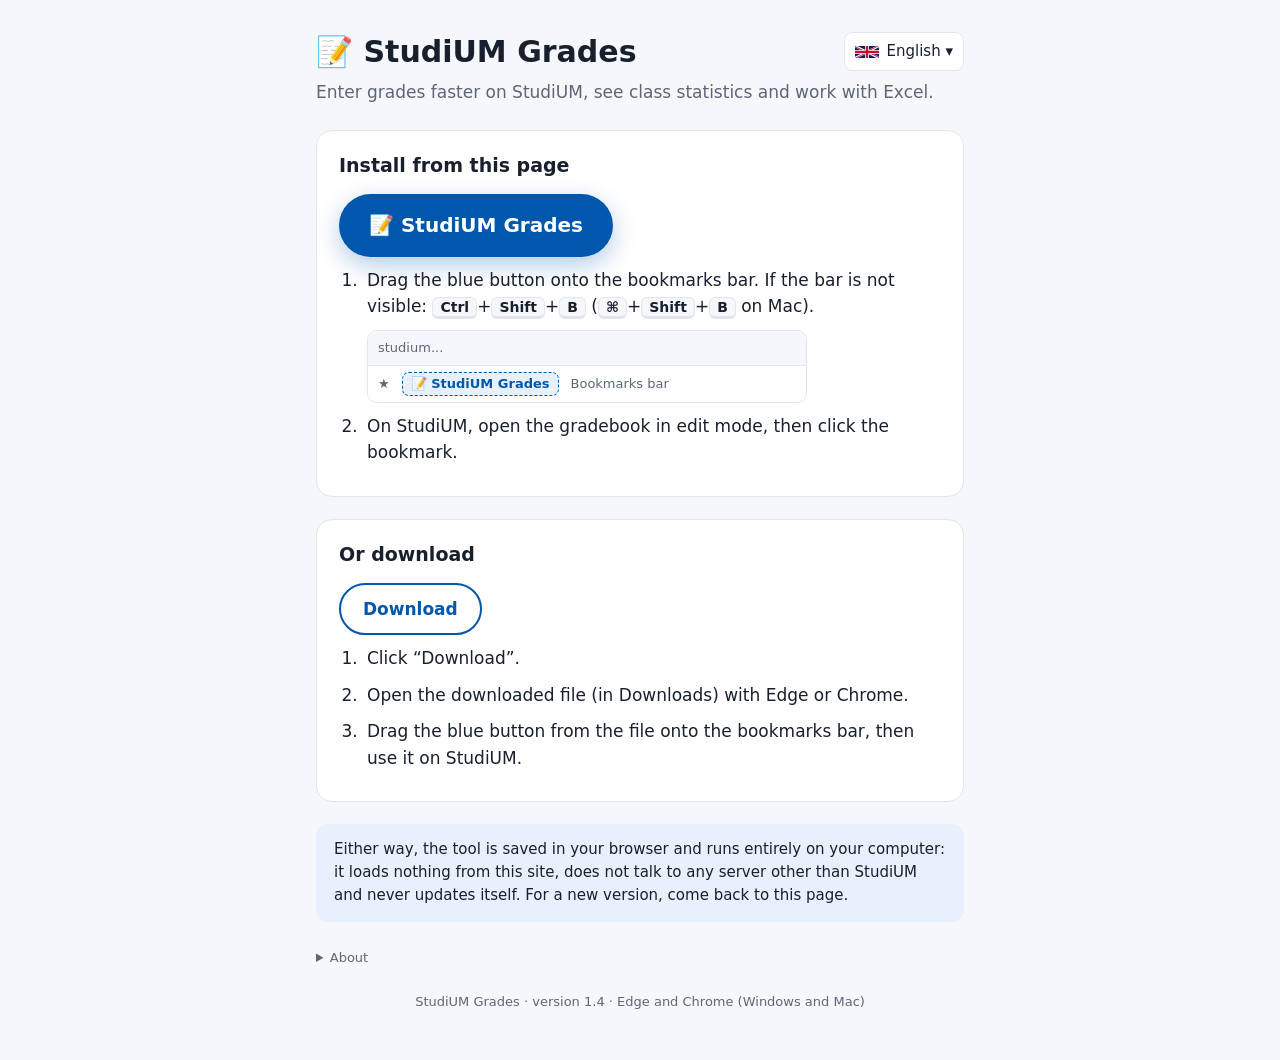
<file: index.html>
<!doctype html>
<html lang="fr">
<head>
<meta charset="utf-8">
<meta name="viewport" content="width=device-width, initial-scale=1">
<title>Notes StudiUM</title>
<meta name="description" content="Remplir les notes plus vite sur StudiUM, voir les statistiques de la classe et passer par Excel.">
<link rel="stylesheet" href="style.css">
</head>
<body>
<main>
  <div class="top"><h1>📝 Notes StudiUM</h1>
  <div class="langwrap">
    <button id="langbtn" type="button" aria-haspopup="menu" aria-expanded="false" aria-controls="langmenu">Français</button>
    <div id="langmenu" class="langmenu" role="menu" hidden>
      <button type="button" role="menuitemradio" data-lang="fr" lang="fr" aria-checked="true">Français</button>
      <button type="button" role="menuitemradio" data-lang="en" lang="en" aria-checked="false">English</button>
    </div>
  </div></div>
  <p class="lead">Remplir les notes plus vite sur StudiUM, voir les statistiques de la classe et passer par Excel.</p>
  <div class="card">
    <h2>Installer depuis cette page</h2>
    <a class="main-btn bm" href="#" draggable="true">📝 Notes StudiUM</a>
  <div class="msg" id="msg">Glissez ce bouton dans la barre des favoris.</div>
    <ol class="steps">
      <li>Glissez le bouton bleu dans la barre des favoris. Si la barre n’est pas visible : <kbd>Ctrl</kbd>+<kbd>Maj</kbd>+<kbd>B</kbd> (<kbd>⌘</kbd>+<kbd>Maj</kbd>+<kbd>B</kbd> sur Mac).
        <div class="bar" aria-hidden="true">
        <div class="addr">studium...</div>
        <div class="favs"><span>★</span><b>📝 Notes StudiUM</b><span>Barre des favoris</span></div>
      </div></li>
      <li>Sur StudiUM, ouvrez le carnet de notes en mode édition, puis cliquez sur le favori.</li>
    </ol>
  </div>
  <div class="card">
    <h2>Ou télécharger</h2>
    <a class="btn" href="notes-studium.html" download="notes-studium.html">Télécharger</a>
    <ol class="steps">
      <li>Cliquez sur « Télécharger ».</li>
      <li>Ouvrez le fichier téléchargé (dans Téléchargements) avec Edge ou Chrome.</li>
      <li>Glissez le bouton bleu du fichier dans la barre des favoris, puis utilisez-le sur StudiUM.</li>
    </ol>
  </div>
  <p class="note">Dans les deux cas, l’outil s’enregistre dans votre navigateur et fonctionne entièrement en local : il ne charge rien depuis ce site, ne communique avec aucun serveur en dehors de StudiUM et ne se met jamais à jour tout seul. Pour une nouvelle version, revenez sur cette page.</p>
  <details class="about"><summary>À propos</summary>
    <p>Outil en HTML, CSS et JavaScript, exécuté uniquement dans votre navigateur. L’outil ne garde rien et n’envoie rien. À chaque ouverture, il lit la page StudiUM affichée à l’écran : les noms et les notes viennent de cette page. Ce que vous saisissez est effacé quand vous fermez l’outil ou la page. Aucune IA ne traite les données. Il fonctionne sur StudiUM (studium.(université concernée), par exemple studium.umontreal.ca).</p>
    <p>L’auteur n’a aucun accès à l’utilisation de l’outil : pas de statistiques, pas de suivi. Une fois installé, l’outil fonctionne entièrement en local : il ne charge rien depuis ce site, ne communique avec aucun serveur en dehors de StudiUM et ne se met jamais à jour tout seul.</p>
    <p>Il vous appartient de vérifier l’exactitude des notes inscrites avant d’enregistrer.</p>
    <p>Usage non commercial uniquement. L’outil ne doit pas être vendu ni servir à contourner une fonction payante.</p>
    <p>Conçu pour Edge et Chrome (Windows et Mac).</p>
    <p>V1.4 · Dernière mise à jour par Eric Bernier le 05/11/26.</p>
  </details>
  <footer>Notes StudiUM · version 1.4 · Edge et Chrome (Windows et Mac)</footer>
</main>
<script>
(function () {
  var code = "javascript:(function%20()%20%7B%0A'use%20strict'%3B%0Aconst%20IN_BROWSER%20%3D%20typeof%20document%20!%3D%3D%20'undefined'%3B%0Aconst%20BUILD%20%3D%20'1.4-20261105'%3B%0Alet%20legacyText%20%3D%20''%2C%20legacyColumn%20%3D%20''%3B%0Afunction%20removeLegacy()%20%7B%0Aconst%20old%20%3D%20document.getElementById('sn-panel')%3B%0Aif%20(old%20%26%26%20old.querySelector('%23sn-text')%20%26%26%20%2FSaisie%20rapide%20des%20notes%2F.test(old.textContent))%20%7B%0AlegacyText%20%3D%20old.querySelector('%23sn-text').value%20%7C%7C%20legacyText%3B%0AlegacyColumn%20%3D%20old.querySelector('%23sn-col')%3F.value%20%7C%7C%20legacyColumn%3B%0Aold.remove()%3B%0Aconst%20button%20%3D%20document.getElementById('sn-btn')%3B%0Aif%20(button)%20button.remove()%3B%0A%7D%0A%7D%0Aif%20(IN_BROWSER)%20%7B%0Atry%20%7B%20localStorage.removeItem('studium-notes-texte')%3B%20%7D%20catch%20(_)%20%7B%7D%0AremoveLegacy()%3B%0Aconst%20existing%20%3D%20document.getElementById('studium-notes-host')%3B%0Aif%20(existing%20%26%26%20window.__snBuild%20%3D%3D%3D%20BUILD%20%26%26%20typeof%20window.__snShow%20%3D%3D%3D%20'function')%20%7B%0Aconst%20currentText%20%3D%20existing.shadowRoot%3F.getElementById('text')%3B%0Aif%20(legacyText%20%26%26%20currentText%20%26%26%20currentText.value%20!%3D%3D%20legacyText)%20%7B%20currentText.value%20%3D%20%5BcurrentText.value%2C%20legacyText%5D.filter(Boolean).join('%5Cn')%3B%20%7D%0Awindow.__snShow()%3B%0Areturn%3B%0A%7D%0Aif%20(existing)%20%7B%0AlegacyText%20%3D%20existing.shadowRoot%3F.getElementById('text')%3F.value%20%7C%7C%20legacyText%3B%0AlegacyColumn%20%3D%20existing.shadowRoot%3F.getElementById('col')%3F.value%20%7C%7C%20legacyColumn%3B%0Aif%20(typeof%20window.__snDestroy%20%3D%3D%3D%20'function')%20window.__snDestroy()%3B%0Aelse%20existing.remove()%3B%0A%7D%0A%7D%0Aconst%20INPUT_SELECTOR%20%3D%20%5B%0A'input%5Bname%5E%3D%22grade%5B%22%5D'%2C%0A'select%5Bname%5E%3D%22grade%5B%22%5D'%2C%0A'input%5Bname%5E%3D%22quickgrade_%22%5D'%2C%0A'select%5Bname%5E%3D%22quickgrade_%22%5D'%2C%0A'input%5Bname%5E%3D%22finalgrade_%22%5D'%2C%0A'select%5Bname%5E%3D%22finalgrade_%22%5D'%2C%0A%5D.join('%2C')%3B%0Aconst%20UI_KEY%20%3D%20'studium-notes-fenetre'%3B%0Aconst%20EMAIL_RE%20%3D%20%2F%5B%5Cw.%2B-%5D%2B%40%5B%5Cw-%5D%2B(%3F%3A%5C.%5B%5Cw-%5D%2B)%2B%2F%3B%0Aconst%20norm%20%3D%20(s)%20%3D%3E%0A(s%20%7C%7C%20'')%0A.normalize('NFD')%0A.replace(%2F%5B%CC%80-%CD%AF%5D%2Fg%2C%20'')%0A.toLowerCase()%0A.replace(%2F%5B%5Ea-z0-9%40._%5D%2B%2Fg%2C%20'%20')%0A.trim()%3B%0Aconst%20tokens%20%3D%20(s)%20%3D%3E%20norm(s).split(%2F%5Cs%2B%2F).filter(Boolean)%3B%0Aconst%20escapeHtml%20%3D%20(s)%20%3D%3E%0AString(s).replace(%2F%5B%26%3C%3E%22%5D%2Fg%2C%20(c)%20%3D%3E%20(%7B%20'%26'%3A%20'%26amp%3B'%2C%20'%3C'%3A%20'%26lt%3B'%2C%20'%3E'%3A%20'%26gt%3B'%2C%20'%22'%3A%20'%26quot%3B'%20%7D%5Bc%5D))%3B%0Alet%20LOCALE%20%3D%20'fr-CA'%3B%0Alet%20NA%20%3D%20'n.d.'%3B%0Aconst%20fmt%20%3D%20(x%2C%20d%20%3D%201)%20%3D%3E%0ANumber.isFinite(x)%20%3F%20x.toLocaleString(LOCALE%2C%20%7B%20maximumFractionDigits%3A%20d%20%7D)%20%3A%20NA%3B%0Aconst%20fmtGrade%20%3D%20(x)%20%3D%3E%20String(Math.round(x%20*%2010000)%20%2F%2010000).replace('.'%2C%20'%2C')%3B%0Aconst%20GRADE_ONLY%20%3D%20%2F%5E-%3F%5Cd%2B(%3F%3A%5B.%2C%5D%5Cd%2B)%3F%5Cs*(%3F%3A%25%7C%5C%2F%5Cs*%5Cd%2B(%3F%3A%5B.%2C%5D%5Cd%2B)%3F)%3F%24%2F%3B%0Aconst%20HAS_GRADE%20%3D%20%2F(%3F%3A%5E-%3F%5Cd%2B(%3F%3A%5B.%2C%5D%5Cd%2B)%3F%5B%5Cs%2C%5Ct%3A%5D)%7C(%3F%3A%5B%5Cs%2C%5Ct%3A%5D-%3F%5Cd%2B(%3F%3A%5B.%2C%5D%5Cd%2B)%3F%5Cs*(%3F%3A%25%7C%5C%2F%5Cs*%5Cd%2B(%3F%3A%5B.%2C%5D%5Cd%2B)%3F)%3F%24)%2F%3B%0Afunction%20splitEntries(text)%20%7B%0Aconst%20out%20%3D%20%5B%5D%3B%0Atext.split(%2F%5Cr%3F%5Cn%7C%3B%2F).map((s)%20%3D%3E%20s.trim()).filter(Boolean).forEach((p)%20%3D%3E%20%7B%0Aconst%20last%20%3D%20out.length%20-%201%3B%0Aif%20(GRADE_ONLY.test(p)%20%26%26%20last%20%3E%3D%200%20%26%26%20!HAS_GRADE.test(out%5Blast%5D))%20out%5Blast%5D%20%2B%3D%20'%20'%20%2B%20p%3B%0Aelse%20out.push(p)%3B%0A%7D)%3B%0Areturn%20out%3B%0A%7D%0Afunction%20parseList(text)%20%7B%0Aconst%20out%20%3D%20%5B%5D%3B%0Aconst%20bad%20%3D%20%5B%5D%3B%0AsplitEntries(text).forEach((raw)%20%3D%3E%20%7B%0Aconst%20line%20%3D%20raw.trim()%3B%0Aif%20(!line)%20return%3B%0Alet%20m%20%3D%20line.match(%2F%5E(.*%3F)%5B%5Cs%3B%2C%5Ct%3A%5D%2B(-%3F%5Cd%2B(%3F%3A%5B.%2C%5D%5Cd%2B)%3F)%5Cs*(%3F%3A%25%7C%5C%2F%5Cs*%5Cd%2B(%3F%3A%5B.%2C%5D%5Cd%2B)%3F)%3F%5Cs*%24%2F)%3B%0Aif%20(m%20%26%26%20%2F%5Ba-zA-Z%C3%80-%C3%BF0-9%5D%2F.test(m%5B1%5D))%20%7B%0Aout.push(%7B%20name%3A%20m%5B1%5D.trim()%2C%20grade%3A%20m%5B2%5D.replace('%2C'%2C%20'.')%2C%20line%20%7D)%3B%0Areturn%3B%0A%7D%0Am%20%3D%20line.match(%2F%5E(-%3F%5Cd%2B(%3F%3A%5B.%2C%5D%5Cd%2B)%3F)%5Cs*(%3F%3A%25%7C%5C%2F%5Cs*%5Cd%2B)%3F%5B%5Cs%3B%2C%5Ct%3A%5D%2B(.%2B)%24%2F)%3B%0Aif%20(m)%20%7B%0Aout.push(%7B%20name%3A%20m%5B2%5D.trim()%2C%20grade%3A%20m%5B1%5D.replace('%2C'%2C%20'.')%2C%20line%20%7D)%3B%0Areturn%3B%0A%7D%0Abad.push(line)%3B%0A%7D)%3B%0Areturn%20%7B%20entries%3A%20out%2C%20bad%20%7D%3B%0A%7D%0Afunction%20splitName(full)%20%7B%0Aconst%20s%20%3D%20String(full%20%7C%7C%20'').replace(%2F%5Cs%2B%2Fg%2C%20'%20').trim()%3B%0Aif%20(s.includes('%2C'))%20%7B%0Aconst%20%5Bnom%2C%20...rest%5D%20%3D%20s.split('%2C')%3B%0Areturn%20%7B%20prenom%3A%20rest.join('%2C').trim()%2C%20nom%3A%20nom.trim()%20%7D%3B%0A%7D%0Aconst%20i%20%3D%20s.indexOf('%20')%3B%0Areturn%20i%20%3C%200%20%3F%20%7B%20prenom%3A%20''%2C%20nom%3A%20s%20%7D%20%3A%20%7B%20prenom%3A%20s.slice(0%2C%20i)%2C%20nom%3A%20s.slice(i%20%2B%201)%20%7D%3B%0A%7D%0Afunction%20toNumber(v)%20%7B%0Aif%20(typeof%20v%20%3D%3D%3D%20'number')%20return%20v%3B%0Aif%20(v%20%3D%3D%3D%20null%20%7C%7C%20v%20%3D%3D%3D%20undefined)%20return%20NaN%3B%0Aconst%20s%20%3D%20String(v).replace(%2F%5Cs%2B%2Fg%2C%20'').replace('%2C'%2C%20'.').replace(%2F%25%24%2F%2C%20'')%3B%0Areturn%20%2F%5E-%3F%5Cd%2B(%3F%3A%5C.%5Cd%2B)%3F%24%2F.test(s)%20%3F%20parseFloat(s)%20%3A%20NaN%3B%0A%7D%0Afunction%20quantile(sorted%2C%20p)%20%7B%0Aif%20(!sorted.length)%20return%20NaN%3B%0Aconst%20h%20%3D%20(sorted.length%20-%201)%20*%20p%2C%20lo%20%3D%20Math.floor(h)%2C%20hi%20%3D%20Math.ceil(h)%3B%0Areturn%20sorted%5Blo%5D%20%2B%20(sorted%5Bhi%5D%20-%20sorted%5Blo%5D)%20*%20(h%20-%20lo)%3B%0A%7D%0Afunction%20computeStats(values)%20%7B%0Aconst%20v%20%3D%20values.filter(Number.isFinite).slice().sort((a%2C%20b)%20%3D%3E%20a%20-%20b)%3B%0Aconst%20n%20%3D%20v.length%3B%0Aif%20(!n)%20return%20%7B%20n%3A%200%2C%20sorted%3A%20%5B%5D%20%7D%3B%0Aconst%20mean%20%3D%20v.reduce((s%2C%20x)%20%3D%3E%20s%20%2B%20x%2C%200)%20%2F%20n%3B%0Aconst%20sd%20%3D%20n%20%3E%201%20%3F%20Math.sqrt(v.reduce((s%2C%20x)%20%3D%3E%20s%20%2B%20(x%20-%20mean)%20**%202%2C%200)%20%2F%20(n%20-%201))%20%3A%200%3B%0Aconst%20q1%20%3D%20quantile(v%2C%200.25)%2C%20q3%20%3D%20quantile(v%2C%200.75)%3B%0Aconst%20p10%20%3D%20quantile(v%2C%200.1)%2C%20p90%20%3D%20quantile(v%2C%200.9)%3B%0Areturn%20%7B%0An%2C%20sorted%3A%20v%2C%20mean%2C%20sd%2C%20min%3A%20v%5B0%5D%2C%20max%3A%20v%5Bn%20-%201%5D%2C%20median%3A%20quantile(v%2C%200.5)%2C%0Aq1%2C%20q3%2C%20iqr%3A%20q3%20-%20q1%2C%20p10%2C%20p90%2C%20idr%3A%20p90%20-%20p10%2C%0A%7D%3B%0A%7D%0Aconst%20LETTER_BANDS%20%3D%20%5B%5B'C'%2C%2060%5D%2C%20%5B'C%2B'%2C%2065%5D%2C%20%5B'B-'%2C%2070%5D%2C%20%5B'B'%2C%2073%5D%2C%20%5B'B%2B'%2C%2077%5D%2C%20%5B'A-'%2C%2080%5D%2C%20%5B'A'%2C%2085%5D%2C%20%5B'A%2B'%2C%2090%5D%5D%3B%0Afunction%20countLetterGrades(values%2C%20outOf)%20%7B%0Aif%20(!Number.isFinite(outOf)%20%7C%7C%20outOf%20%3C%3D%200)%20return%20null%3B%0Aconst%20counts%20%3D%20Object.fromEntries(LETTER_BANDS.map((%5Bletter%5D)%20%3D%3E%20%5Bletter%2C%200%5D))%3B%0Acounts.fail%20%3D%200%3B%0Avalues.forEach((value)%20%3D%3E%20%7B%0Aif%20(!Number.isFinite(value))%20return%3B%0Aconst%20pct%20%3D%20value%20%2F%20outOf%20*%20100%3B%0Aconst%20band%20%3D%20LETTER_BANDS.findLast((%5B%2C%20minimum%5D)%20%3D%3E%20pct%20%2B%201e-10%20%3E%3D%20minimum)%3B%0Acounts%5Bband%20%3F%20band%5B0%5D%20%3A%20'fail'%5D%2B%2B%3B%0A%7D)%3B%0Areturn%20counts%3B%0A%7D%0Aconst%20SCALES%20%3D%20%5B5%2C%2010%2C%2020%2C%2025%2C%2030%2C%2040%2C%2050%2C%2060%2C%2070%2C%2075%2C%2080%2C%20100%5D%3B%0Afunction%20guessMax(max)%20%7B%0Aif%20(!(max%20%3E%200))%20return%20100%3B%0Areturn%20SCALES.find((s)%20%3D%3E%20s%20%3E%3D%20max)%20%7C%7C%20Math.ceil(max%20%2F%2010)%20*%2010%3B%0A%7D%0Afunction%20niceStep(span%2C%20target%20%3D%2010)%20%7B%0Aif%20(!(span%20%3E%200))%20return%201%3B%0Aconst%20raw%20%3D%20span%20%2F%20target%3B%0Aconst%20pow%20%3D%2010%20**%20Math.floor(Math.log10(raw))%3B%0Aconst%20f%20%3D%20raw%20%2F%20pow%3B%0Areturn%20(f%20%3C%3D%201%20%3F%201%20%3A%20f%20%3C%3D%202%20%3F%202%20%3A%20f%20%3C%3D%202.5%20%3F%202.5%20%3A%20f%20%3C%3D%205%20%3F%205%20%3A%2010)%20*%20pow%3B%0A%7D%0Afunction%20histogram(values%2C%20step%2C%20lo%2C%20hi)%20%7B%0Aconst%20nb%20%3D%20Math.max(1%2C%20Math.ceil((hi%20-%20lo)%20%2F%20step%20-%201e-9))%3B%0Aconst%20bins%20%3D%20%5B%5D%3B%0Afor%20(let%20i%20%3D%200%3B%20i%20%3C%20nb%3B%20i%2B%2B)%20bins.push(%7B%20from%3A%20lo%20%2B%20i%20*%20step%2C%20to%3A%20Math.min(hi%2C%20lo%20%2B%20(i%20%2B%201)%20*%20step)%2C%20count%3A%200%20%7D)%3B%0Avalues.forEach((x)%20%3D%3E%20%7B%0Aif%20(!Number.isFinite(x))%20return%3B%0Alet%20i%20%3D%20Math.floor((x%20-%20lo)%20%2F%20step%20%2B%201e-9)%3B%0Aif%20(i%20%3C%200)%20i%20%3D%200%3B%0Aif%20(i%20%3E%3D%20nb)%20i%20%3D%20nb%20-%201%3B%0Abins%5Bi%5D.count%2B%2B%3B%0A%7D)%3B%0Areturn%20bins%3B%0A%7D%0Aconst%20CRC_TABLE%20%3D%20(()%20%3D%3E%20%7B%0Aconst%20t%20%3D%20new%20Uint32Array(256)%3B%0Afor%20(let%20n%20%3D%200%3B%20n%20%3C%20256%3B%20n%2B%2B)%20%7B%0Alet%20c%20%3D%20n%3B%0Afor%20(let%20k%20%3D%200%3B%20k%20%3C%208%3B%20k%2B%2B)%20c%20%3D%20c%20%26%201%20%3F%200xedb88320%20%5E%20(c%20%3E%3E%3E%201)%20%3A%20c%20%3E%3E%3E%201%3B%0At%5Bn%5D%20%3D%20c%20%3E%3E%3E%200%3B%0A%7D%0Areturn%20t%3B%0A%7D)()%3B%0Afunction%20crc32(bytes)%20%7B%0Alet%20c%20%3D%200xffffffff%3B%0Afor%20(let%20i%20%3D%200%3B%20i%20%3C%20bytes.length%3B%20i%2B%2B)%20c%20%3D%20CRC_TABLE%5B(c%20%5E%20bytes%5Bi%5D)%20%26%200xff%5D%20%5E%20(c%20%3E%3E%3E%208)%3B%0Areturn%20(c%20%5E%200xffffffff)%20%3E%3E%3E%200%3B%0A%7D%0Afunction%20zip(files)%20%7B%0Aconst%20enc%20%3D%20new%20TextEncoder()%3B%0Aconst%20parts%20%3D%20%5B%5D%2C%20central%20%3D%20%5B%5D%3B%0Alet%20offset%20%3D%200%3B%0Aconst%20d%20%3D%20new%20Date()%3B%0Aconst%20time%20%3D%20(d.getHours()%20%3C%3C%2011)%20%7C%20(d.getMinutes()%20%3C%3C%205)%20%7C%20(d.getSeconds()%20%3E%3E%201)%3B%0Aconst%20date%20%3D%20((d.getFullYear()%20-%201980)%20%3C%3C%209)%20%7C%20((d.getMonth()%20%2B%201)%20%3C%3C%205)%20%7C%20d.getDate()%3B%0Afiles.forEach((f)%20%3D%3E%20%7B%0Aconst%20name%20%3D%20enc.encode(f.name)%3B%0Aconst%20data%20%3D%20typeof%20f.data%20%3D%3D%3D%20'string'%20%3F%20enc.encode(f.data)%20%3A%20f.data%3B%0Aconst%20method%20%3D%20f.deflated%20%3F%208%20%3A%200%3B%0Aconst%20size%20%3D%20f.deflated%20%3F%20f.size%20%3A%20data.length%3B%0Aconst%20crc%20%3D%20f.deflated%20%3F%20f.crc%20%3A%20crc32(data)%3B%0Aconst%20lh%20%3D%20new%20DataView(new%20ArrayBuffer(30))%3B%0Alh.setUint32(0%2C%200x04034b50%2C%20true)%3B%0Alh.setUint16(4%2C%2020%2C%20true)%3B%0Alh.setUint16(6%2C%200x0800%2C%20true)%3B%0Alh.setUint16(8%2C%20method%2C%20true)%3B%0Alh.setUint16(10%2C%20time%2C%20true)%3B%0Alh.setUint16(12%2C%20date%2C%20true)%3B%0Alh.setUint32(14%2C%20crc%2C%20true)%3B%0Alh.setUint32(18%2C%20data.length%2C%20true)%3B%0Alh.setUint32(22%2C%20size%2C%20true)%3B%0Alh.setUint16(26%2C%20name.length%2C%20true)%3B%0Aparts.push(new%20Uint8Array(lh.buffer)%2C%20name%2C%20data)%3B%0Aconst%20ch%20%3D%20new%20DataView(new%20ArrayBuffer(46))%3B%0Ach.setUint32(0%2C%200x02014b50%2C%20true)%3B%0Ach.setUint16(4%2C%2020%2C%20true)%3B%0Ach.setUint16(6%2C%2020%2C%20true)%3B%0Ach.setUint16(8%2C%200x0800%2C%20true)%3B%0Ach.setUint16(10%2C%20method%2C%20true)%3B%0Ach.setUint16(12%2C%20time%2C%20true)%3B%0Ach.setUint16(14%2C%20date%2C%20true)%3B%0Ach.setUint32(16%2C%20crc%2C%20true)%3B%0Ach.setUint32(20%2C%20data.length%2C%20true)%3B%0Ach.setUint32(24%2C%20size%2C%20true)%3B%0Ach.setUint16(28%2C%20name.length%2C%20true)%3B%0Ach.setUint32(42%2C%20offset%2C%20true)%3B%0Acentral.push(new%20Uint8Array(ch.buffer)%2C%20name)%3B%0Aoffset%20%2B%3D%2030%20%2B%20name.length%20%2B%20data.length%3B%0A%7D)%3B%0Aconst%20cdSize%20%3D%20central.reduce((s%2C%20c)%20%3D%3E%20s%20%2B%20c.length%2C%200)%3B%0Aconst%20end%20%3D%20new%20DataView(new%20ArrayBuffer(22))%3B%0Aend.setUint32(0%2C%200x06054b50%2C%20true)%3B%0Aend.setUint16(8%2C%20files.length%2C%20true)%3B%0Aend.setUint16(10%2C%20files.length%2C%20true)%3B%0Aend.setUint32(12%2C%20cdSize%2C%20true)%3B%0Aend.setUint32(16%2C%20offset%2C%20true)%3B%0Aconst%20all%20%3D%20%5B...parts%2C%20...central%2C%20new%20Uint8Array(end.buffer)%5D%3B%0Aconst%20out%20%3D%20new%20Uint8Array(all.reduce((s%2C%20c)%20%3D%3E%20s%20%2B%20c.length%2C%200))%3B%0Alet%20p%20%3D%200%3B%0Aall.forEach((c)%20%3D%3E%20%7B%20out.set(c%2C%20p)%3B%20p%20%2B%3D%20c.length%3B%20%7D)%3B%0Areturn%20out%3B%0A%7D%0Aasync%20function%20inflateRaw(bytes)%20%7B%0Aif%20(typeof%20DecompressionStream%20%3D%3D%3D%20'undefined')%0Athrow%20new%20Error(IN_BROWSER%20%3F%20t('oldBrowser')%20%3A%20'Ce%20navigateur%20est%20trop%20ancien%20pour%20lire%20les%20fichiers%20Excel.%20Enregistrez%20le%20fichier%20en%20CSV%20ou%20mettez%20votre%20navigateur%20%C3%A0%20jour.')%3B%0Aconst%20stream%20%3D%20new%20Blob(%5Bbytes%5D).stream().pipeThrough(new%20DecompressionStream('deflate-raw'))%3B%0Areturn%20new%20Uint8Array(await%20new%20Response(stream).arrayBuffer())%3B%0A%7D%0Afunction%20unzip(bytes)%20%7B%0Aconst%20dv%20%3D%20new%20DataView(bytes.buffer%2C%20bytes.byteOffset%2C%20bytes.byteLength)%3B%0Alet%20e%20%3D%20-1%3B%0Afor%20(let%20i%20%3D%20bytes.length%20-%2022%3B%20i%20%3E%3D%20Math.max(0%2C%20bytes.length%20-%2065557)%3B%20i--)%20%7B%0Aif%20(dv.getUint32(i%2C%20true)%20%3D%3D%3D%200x06054b50)%20%7B%20e%20%3D%20i%3B%20break%3B%20%7D%0A%7D%0Aif%20(e%20%3C%200)%20throw%20new%20Error(IN_BROWSER%20%3F%20t('invalidXlsx')%20%3A%20'Ce%20fichier%20n%E2%80%99est%20pas%20un%20fichier%20Excel%20.xlsx%20valide.')%3B%0Aconst%20count%20%3D%20dv.getUint16(e%20%2B%2010%2C%20true)%3B%0Alet%20p%20%3D%20dv.getUint32(e%20%2B%2016%2C%20true)%3B%0Aconst%20dec%20%3D%20new%20TextDecoder()%3B%0Aconst%20files%20%3D%20new%20Map()%3B%0Afor%20(let%20k%20%3D%200%3B%20k%20%3C%20count%20%26%26%20dv.getUint32(p%2C%20true)%20%3D%3D%3D%200x02014b50%3B%20k%2B%2B)%20%7B%0Aconst%20method%20%3D%20dv.getUint16(p%20%2B%2010%2C%20true)%3B%0Aconst%20csize%20%3D%20dv.getUint32(p%20%2B%2020%2C%20true)%3B%0Aconst%20nlen%20%3D%20dv.getUint16(p%20%2B%2028%2C%20true)%2C%20xlen%20%3D%20dv.getUint16(p%20%2B%2030%2C%20true)%2C%20clen%20%3D%20dv.getUint16(p%20%2B%2032%2C%20true)%3B%0Aconst%20off%20%3D%20dv.getUint32(p%20%2B%2042%2C%20true)%3B%0Aconst%20name%20%3D%20dec.decode(bytes.subarray(p%20%2B%2046%2C%20p%20%2B%2046%20%2B%20nlen))%3B%0Ap%20%2B%3D%2046%20%2B%20nlen%20%2B%20xlen%20%2B%20clen%3B%0Aconst%20start%20%3D%20off%20%2B%2030%20%2B%20dv.getUint16(off%20%2B%2026%2C%20true)%20%2B%20dv.getUint16(off%20%2B%2028%2C%20true)%3B%0Afiles.set(name%2C%20%7B%20method%2C%20data%3A%20bytes.subarray(start%2C%20start%20%2B%20csize)%20%7D)%3B%0A%7D%0Areturn%20%7B%0Aasync%20text(name)%20%7B%0Aconst%20f%20%3D%20files.get(name)%3B%0Aif%20(!f)%20return%20null%3B%0Aif%20(f.method%20%3D%3D%3D%200)%20return%20dec.decode(f.data)%3B%0Aif%20(f.method%20%3D%3D%3D%208)%20return%20dec.decode(await%20inflateRaw(f.data))%3B%0Athrow%20new%20Error(IN_BROWSER%20%3F%20t('unsupportedZip')%20%3A%20'Compression%20du%20fichier%20Excel%20non%20prise%20en%20charge.')%3B%0A%7D%2C%0A%7D%3B%0A%7D%0Aconst%20NS_MAIN%20%3D%20'http%3A%2F%2Fschemas.openxmlformats.org%2Fspreadsheetml%2F2006%2Fmain'%3B%0Aconst%20NS_REL%20%3D%20'http%3A%2F%2Fschemas.openxmlformats.org%2FofficeDocument%2F2006%2Frelationships'%3B%0Aconst%20XML_HEAD%20%3D%20'%3C%3Fxml%20version%3D%221.0%22%20encoding%3D%22UTF-8%22%20standalone%3D%22yes%22%3F%3E%5Cn'%3B%0Aconst%20xmlEsc%20%3D%20(s)%20%3D%3E%0AString(s)%0A.replace(%2F%5B%26%3C%3E%22%5D%2Fg%2C%20(c)%20%3D%3E%20(%7B%20'%26'%3A%20'%26amp%3B'%2C%20'%3C'%3A%20'%26lt%3B'%2C%20'%3E'%3A%20'%26gt%3B'%2C%20'%22'%3A%20'%26quot%3B'%20%7D%5Bc%5D))%0A.replace(%2F%5B%5Cu0000-%5Cu0008%5Cu000b%5Cu000c%5Cu000e-%5Cu001f%5D%2Fg%2C%20'')%3B%0Aconst%20xmlUnesc%20%3D%20(s)%20%3D%3E%0As.replace(%2F%26(%23x%5B0-9a-f%5D%2B%7C%23%5Cd%2B%7Camp%7Clt%7Cgt%7Cquot%7Capos)%3B%2Fgi%2C%20(_%2C%20e)%20%3D%3E%20%7B%0Aconst%20l%20%3D%20e.toLowerCase()%3B%0Aif%20(l%5B0%5D%20%3D%3D%3D%20'%23')%20return%20String.fromCodePoint(l%5B1%5D%20%3D%3D%3D%20'x'%20%3F%20parseInt(l.slice(2)%2C%2016)%20%3A%20parseInt(l.slice(1)%2C%2010))%3B%0Areturn%20%7B%20amp%3A%20'%26'%2C%20lt%3A%20'%3C'%2C%20gt%3A%20'%3E'%2C%20quot%3A%20'%22'%2C%20apos%3A%20%22'%22%20%7D%5Bl%5D%3B%0A%7D)%3B%0Afunction%20colName(i)%20%7B%0Alet%20s%20%3D%20''%3B%0Afor%20(i%2B%2B%3B%20i%3B%20i%20%3D%20Math.floor((i%20-%201)%20%2F%2026))%20s%20%3D%20String.fromCharCode(65%20%2B%20((i%20-%201)%20%25%2026))%20%2B%20s%3B%0Areturn%20s%3B%0A%7D%0Afunction%20colIndex(letters)%20%7B%0Alet%20n%20%3D%200%3B%0Afor%20(const%20ch%20of%20letters)%20n%20%3D%20n%20*%2026%20%2B%20ch.charCodeAt(0)%20-%2064%3B%0Areturn%20n%20-%201%3B%0A%7D%0Afunction%20buildXlsx(sheets)%20%7B%0Aconst%20sheetXml%20%3D%20(%7B%20rows%2C%20widths%20%7D)%20%3D%3E%20%7B%0Aconst%20cols%20%3D%20widths%20%26%26%20widths.length%0A%3F%20'%3Ccols%3E'%20%2B%20widths.map((w%2C%20i)%20%3D%3E%20%60%3Ccol%20min%3D%22%24%7Bi%20%2B%201%7D%22%20max%3D%22%24%7Bi%20%2B%201%7D%22%20width%3D%22%24%7Bw%7D%22%20customWidth%3D%221%22%2F%3E%60).join('')%20%2B%20'%3C%2Fcols%3E'%0A%3A%20''%3B%0Aconst%20data%20%3D%20rows%0A.map((row%2C%20r)%20%3D%3E%0A%60%3Crow%20r%3D%22%24%7Br%20%2B%201%7D%22%3E%60%20%2B%0Arow%0A.map((v%2C%20c)%20%3D%3E%20%7B%0Aif%20(v%20%3D%3D%3D%20null%20%7C%7C%20v%20%3D%3D%3D%20undefined%20%7C%7C%20v%20%3D%3D%3D%20'')%20return%20''%3B%0Aconst%20ref%20%3D%20colName(c)%20%2B%20(r%20%2B%201)%2C%20s%20%3D%20r%20%3D%3D%3D%200%20%3F%20'%20s%3D%221%22'%20%3A%20''%3B%0Aif%20(typeof%20v%20%3D%3D%3D%20'number'%20%26%26%20Number.isFinite(v))%20return%20%60%3Cc%20r%3D%22%24%7Bref%7D%22%24%7Bs%7D%3E%3Cv%3E%24%7Bv%7D%3C%2Fv%3E%3C%2Fc%3E%60%3B%0Areturn%20%60%3Cc%20r%3D%22%24%7Bref%7D%22%24%7Bs%7D%20t%3D%22inlineStr%22%3E%3Cis%3E%3Ct%20xml%3Aspace%3D%22preserve%22%3E%24%7BxmlEsc(v)%7D%3C%2Ft%3E%3C%2Fis%3E%3C%2Fc%3E%60%3B%0A%7D)%0A.join('')%20%2B%0A'%3C%2Frow%3E'%0A)%0A.join('')%3B%0Areturn%20(%0AXML_HEAD%20%2B%0A%60%3Cworksheet%20xmlns%3D%22%24%7BNS_MAIN%7D%22%20xmlns%3Ar%3D%22%24%7BNS_REL%7D%22%3E%3CsheetViews%3E%3CsheetView%20workbookViewId%3D%220%22%3E%60%20%2B%0A'%3Cpane%20ySplit%3D%221%22%20topLeftCell%3D%22A2%22%20activePane%3D%22bottomLeft%22%20state%3D%22frozen%22%2F%3E%3C%2FsheetView%3E%3C%2FsheetViews%3E'%20%2B%0A%60%24%7Bcols%7D%3CsheetData%3E%24%7Bdata%7D%3C%2FsheetData%3E%3C%2Fworksheet%3E%60%0A)%3B%0A%7D%3B%0Aconst%20safe%20%3D%20(n%2C%20i)%20%3D%3E%20(String(n%20%7C%7C%20'Feuille'%20%2B%20(i%20%2B%201)).replace(%2F%5B%5C%5B%5C%5D%3A*%3F%5C%2F%5C%5C%5D%2Fg%2C%20'%20').slice(0%2C%2031)%20%7C%7C%20'Feuille'%20%2B%20(i%20%2B%201))%3B%0Aconst%20files%20%3D%20%5B%0A%7B%0Aname%3A%20'%5BContent_Types%5D.xml'%2C%0Adata%3A%0AXML_HEAD%20%2B%0A'%3CTypes%20xmlns%3D%22http%3A%2F%2Fschemas.openxmlformats.org%2Fpackage%2F2006%2Fcontent-types%22%3E'%20%2B%0A'%3CDefault%20Extension%3D%22rels%22%20ContentType%3D%22application%2Fvnd.openxmlformats-package.relationships%2Bxml%22%2F%3E'%20%2B%0A'%3CDefault%20Extension%3D%22xml%22%20ContentType%3D%22application%2Fxml%22%2F%3E'%20%2B%0A'%3COverride%20PartName%3D%22%2Fxl%2Fworkbook.xml%22%20ContentType%3D%22application%2Fvnd.openxmlformats-officedocument.spreadsheetml.sheet.main%2Bxml%22%2F%3E'%20%2B%0A'%3COverride%20PartName%3D%22%2Fxl%2Fstyles.xml%22%20ContentType%3D%22application%2Fvnd.openxmlformats-officedocument.spreadsheetml.styles%2Bxml%22%2F%3E'%20%2B%0Asheets.map((_%2C%20i)%20%3D%3E%20%60%3COverride%20PartName%3D%22%2Fxl%2Fworksheets%2Fsheet%24%7Bi%20%2B%201%7D.xml%22%20ContentType%3D%22application%2Fvnd.openxmlformats-officedocument.spreadsheetml.worksheet%2Bxml%22%2F%3E%60).join('')%20%2B%0A'%3C%2FTypes%3E'%2C%0A%7D%2C%0A%7B%0Aname%3A%20'_rels%2F.rels'%2C%0Adata%3A%0AXML_HEAD%20%2B%0A'%3CRelationships%20xmlns%3D%22http%3A%2F%2Fschemas.openxmlformats.org%2Fpackage%2F2006%2Frelationships%22%3E'%20%2B%0A'%3CRelationship%20Id%3D%22rId1%22%20Type%3D%22http%3A%2F%2Fschemas.openxmlformats.org%2FofficeDocument%2F2006%2Frelationships%2FofficeDocument%22%20Target%3D%22xl%2Fworkbook.xml%22%2F%3E'%20%2B%0A'%3C%2FRelationships%3E'%2C%0A%7D%2C%0A%7B%0Aname%3A%20'xl%2Fworkbook.xml'%2C%0Adata%3A%0AXML_HEAD%20%2B%0A%60%3Cworkbook%20xmlns%3D%22%24%7BNS_MAIN%7D%22%20xmlns%3Ar%3D%22%24%7BNS_REL%7D%22%3E%3Csheets%3E%60%20%2B%0Asheets.map((s%2C%20i)%20%3D%3E%20%60%3Csheet%20name%3D%22%24%7BxmlEsc(safe(s.name%2C%20i))%7D%22%20sheetId%3D%22%24%7Bi%20%2B%201%7D%22%20r%3Aid%3D%22rId%24%7Bi%20%2B%201%7D%22%2F%3E%60).join('')%20%2B%0A'%3C%2Fsheets%3E%3C%2Fworkbook%3E'%2C%0A%7D%2C%0A%7B%0Aname%3A%20'xl%2F_rels%2Fworkbook.xml.rels'%2C%0Adata%3A%0AXML_HEAD%20%2B%0A'%3CRelationships%20xmlns%3D%22http%3A%2F%2Fschemas.openxmlformats.org%2Fpackage%2F2006%2Frelationships%22%3E'%20%2B%0Asheets.map((_%2C%20i)%20%3D%3E%20%60%3CRelationship%20Id%3D%22rId%24%7Bi%20%2B%201%7D%22%20Type%3D%22%24%7BNS_REL%7D%2Fworksheet%22%20Target%3D%22worksheets%2Fsheet%24%7Bi%20%2B%201%7D.xml%22%2F%3E%60).join('')%20%2B%0A%60%3CRelationship%20Id%3D%22rId%24%7Bsheets.length%20%2B%201%7D%22%20Type%3D%22%24%7BNS_REL%7D%2Fstyles%22%20Target%3D%22styles.xml%22%2F%3E%60%20%2B%0A'%3C%2FRelationships%3E'%2C%0A%7D%2C%0A%7B%0Aname%3A%20'xl%2Fstyles.xml'%2C%0Adata%3A%0AXML_HEAD%20%2B%0A%60%3CstyleSheet%20xmlns%3D%22%24%7BNS_MAIN%7D%22%3E%60%20%2B%0A'%3Cfonts%20count%3D%222%22%3E%3Cfont%3E%3Csz%20val%3D%2211%22%2F%3E%3Cname%20val%3D%22Calibri%22%2F%3E%3C%2Ffont%3E%3Cfont%3E%3Cb%2F%3E%3Csz%20val%3D%2211%22%2F%3E%3Cname%20val%3D%22Calibri%22%2F%3E%3C%2Ffont%3E%3C%2Ffonts%3E'%20%2B%0A'%3Cfills%20count%3D%222%22%3E%3Cfill%3E%3CpatternFill%20patternType%3D%22none%22%2F%3E%3C%2Ffill%3E%3Cfill%3E%3CpatternFill%20patternType%3D%22gray125%22%2F%3E%3C%2Ffill%3E%3C%2Ffills%3E'%20%2B%0A'%3Cborders%20count%3D%221%22%3E%3Cborder%3E%3Cleft%2F%3E%3Cright%2F%3E%3Ctop%2F%3E%3Cbottom%2F%3E%3Cdiagonal%2F%3E%3C%2Fborder%3E%3C%2Fborders%3E'%20%2B%0A'%3CcellStyleXfs%20count%3D%221%22%3E%3Cxf%20numFmtId%3D%220%22%20fontId%3D%220%22%20fillId%3D%220%22%20borderId%3D%220%22%2F%3E%3C%2FcellStyleXfs%3E'%20%2B%0A'%3CcellXfs%20count%3D%222%22%3E%3Cxf%20numFmtId%3D%220%22%20fontId%3D%220%22%20fillId%3D%220%22%20borderId%3D%220%22%20xfId%3D%220%22%2F%3E'%20%2B%0A'%3Cxf%20numFmtId%3D%220%22%20fontId%3D%221%22%20fillId%3D%220%22%20borderId%3D%220%22%20xfId%3D%220%22%20applyFont%3D%221%22%2F%3E%3C%2FcellXfs%3E'%20%2B%0A'%3CcellStyles%20count%3D%221%22%3E%3CcellStyle%20name%3D%22Normal%22%20xfId%3D%220%22%20builtinId%3D%220%22%2F%3E%3C%2FcellStyles%3E'%20%2B%0A'%3C%2FstyleSheet%3E'%2C%0A%7D%2C%0A...sheets.map((s%2C%20i)%20%3D%3E%20(%7B%20name%3A%20%60xl%2Fworksheets%2Fsheet%24%7Bi%20%2B%201%7D.xml%60%2C%20data%3A%20sheetXml(s)%20%7D))%2C%0A%5D%3B%0Areturn%20zip(files)%3B%0A%7D%0Aasync%20function%20readXlsx(bytes)%20%7B%0Aconst%20z%20%3D%20unzip(bytes)%3B%0Alet%20sheetPath%20%3D%20'xl%2Fworksheets%2Fsheet1.xml'%3B%0Aconst%20wb%20%3D%20await%20z.text('xl%2Fworkbook.xml')%3B%0Aconst%20rels%20%3D%20await%20z.text('xl%2F_rels%2Fworkbook.xml.rels')%3B%0Aif%20(wb%20%26%26%20rels)%20%7B%0Aconst%20tag%20%3D%20(%2F%3C(%3F%3A%5Cw%2B%3A)%3Fsheet%5Cb%5B%5E%3E%5D*%3E%2F.exec(wb)%20%7C%7C%20%5B''%5D)%5B0%5D%3B%0Aconst%20rid%20%3D%20(%2F%5Cs%5Cw%2B%3Aid%3D%22(%5B%5E%22%5D%2B)%22%2F.exec(tag)%20%7C%7C%20%5B%5D)%5B1%5D%3B%0A(rels.match(%2F%3C(%3F%3A%5Cw%2B%3A)%3FRelationship%5Cb%5B%5E%3E%5D*%3E%2Fg)%20%7C%7C%20%5B%5D).forEach((r)%20%3D%3E%20%7B%0Aif%20((%2F%5CbId%3D%22(%5B%5E%22%5D%2B)%22%2F.exec(r)%20%7C%7C%20%5B%5D)%5B1%5D%20!%3D%3D%20rid)%20return%3B%0Aconst%20target%20%3D%20(%2F%5CbTarget%3D%22(%5B%5E%22%5D%2B)%22%2F.exec(r)%20%7C%7C%20%5B%5D)%5B1%5D%20%7C%7C%20''%3B%0AsheetPath%20%3D%20target.startsWith('%2F')%20%3F%20target.slice(1)%20%3A%20'xl%2F'%20%2B%20target.replace(%2F%5E%5C.%5C%2F%2F%2C%20'')%3B%0A%7D)%3B%0A%7D%0Aconst%20xml%20%3D%20await%20z.text(sheetPath)%3B%0Aif%20(!xml)%20throw%20new%20Error(IN_BROWSER%20%3F%20t('missingSheet')%20%3A%20'Impossible%20de%20trouver%20la%20feuille%20de%20calcul%20dans%20ce%20fichier.')%3B%0Aconst%20allText%20%3D%20(s)%20%3D%3E%0AxmlUnesc(%0As.replace(%2F%3C(%3F%3A%5Cw%2B%3A)%3FrPh%5Cb%5B%5Cs%5CS%5D*%3F%3C%5C%2F(%3F%3A%5Cw%2B%3A)%3FrPh%3E%2Fg%2C%20'')%0A.match(%2F%3C(%3F%3A%5Cw%2B%3A)%3Ft%5Cb%5B%5E%3E%5D*%3E%5B%5Cs%5CS%5D*%3F%3C%5C%2F(%3F%3A%5Cw%2B%3A)%3Ft%3E%2Fg)%3F.map((t)%20%3D%3E%20t.replace(%2F%3C%5B%5E%3E%5D%2B%3E%2Fg%2C%20'')).join('')%20%7C%7C%20''%0A)%3B%0Aconst%20sstXml%20%3D%20(await%20z.text('xl%2FsharedStrings.xml'))%20%7C%7C%20''%3B%0Aconst%20shared%20%3D%20(sstXml.match(%2F%3C(%3F%3A%5Cw%2B%3A)%3Fsi%5Cb%5B%5E%3E%5D*%3E%5B%5Cs%5CS%5D*%3F%3C%5C%2F(%3F%3A%5Cw%2B%3A)%3Fsi%3E%2Fg)%20%7C%7C%20%5B%5D).map(allText)%3B%0Aconst%20rows%20%3D%20%5B%5D%3B%0Aconst%20rowRe%20%3D%20%2F%3C(%3F%3A%5Cw%2B%3A)%3Frow%5Cb(%5B%5E%3E%5D*%3F)(%3F%3A%5C%2F%3E%7C%3E(%5B%5Cs%5CS%5D*%3F)%3C%5C%2F(%3F%3A%5Cw%2B%3A)%3Frow%3E)%2Fg%3B%0Alet%20m%2C%20nextRow%20%3D%200%3B%0Awhile%20((m%20%3D%20rowRe.exec(xml)))%20%7B%0Aconst%20rAttr%20%3D%20%2F%5Cbr%3D%22(%5Cd%2B)%22%2F.exec(m%5B1%5D)%3B%0Aconst%20r%20%3D%20rAttr%20%3F%20%2BrAttr%5B1%5D%20-%201%20%3A%20nextRow%3B%0AnextRow%20%3D%20r%20%2B%201%3B%0Aconst%20row%20%3D%20%5B%5D%3B%0Aconst%20cellRe%20%3D%20%2F%3C(%3F%3A%5Cw%2B%3A)%3Fc%5Cb(%5B%5E%3E%5D*%3F)(%3F%3A%5C%2F%3E%7C%3E(%5B%5Cs%5CS%5D*%3F)%3C%5C%2F(%3F%3A%5Cw%2B%3A)%3Fc%3E)%2Fg%3B%0Alet%20c%2C%20nextCol%20%3D%200%3B%0Awhile%20((c%20%3D%20cellRe.exec(m%5B2%5D%20%7C%7C%20'')))%20%7B%0Aconst%20attrs%20%3D%20c%5B1%5D%2C%20body%20%3D%20c%5B2%5D%20%7C%7C%20''%3B%0Aconst%20ref%20%3D%20%2F%5Cbr%3D%22(%5BA-Z%5D%2B)%5Cd*%22%2F.exec(attrs)%3B%0Aconst%20ci%20%3D%20ref%20%3F%20colIndex(ref%5B1%5D)%20%3A%20nextCol%3B%0AnextCol%20%3D%20ci%20%2B%201%3B%0Aconst%20t%20%3D%20(%2F%5Cbt%3D%22(%5Cw%2B)%22%2F.exec(attrs)%20%7C%7C%20%5B%5D)%5B1%5D%3B%0Aconst%20v%20%3D%20(%2F%3C(%3F%3A%5Cw%2B%3A)%3Fv%3E(%5B%5Cs%5CS%5D*%3F)%3C%5C%2F(%3F%3A%5Cw%2B%3A)%3Fv%3E%2F.exec(body)%20%7C%7C%20%5B%5D)%5B1%5D%3B%0Alet%20val%20%3D%20''%3B%0Aif%20(t%20%3D%3D%3D%20's')%20val%20%3D%20v%20!%3D%3D%20undefined%20%3F%20shared%5B%2Bv%5D%20%3F%3F%20''%20%3A%20''%3B%0Aelse%20if%20(t%20%3D%3D%3D%20'inlineStr')%20val%20%3D%20allText(body)%3B%0Aelse%20if%20(t%20%3D%3D%3D%20'str'%20%7C%7C%20t%20%3D%3D%3D%20'e')%20val%20%3D%20v%20!%3D%3D%20undefined%20%3F%20xmlUnesc(v)%20%3A%20''%3B%0Aelse%20if%20(t%20%3D%3D%3D%20'b')%20val%20%3D%20v%20%3D%3D%3D%20'1'%20%3F%20'VRAI'%20%3A%20v%20%3D%3D%3D%20'0'%20%3F%20'FAUX'%20%3A%20''%3B%0Aelse%20if%20(v%20!%3D%3D%20undefined%20%26%26%20v%20!%3D%3D%20'')%20val%20%3D%20Number(v)%3B%0Arow%5Bci%5D%20%3D%20val%3B%0A%7D%0Arows%5Br%5D%20%3D%20row%3B%0A%7D%0Aconst%20width%20%3D%20Math.max(0%2C%20...rows.filter(Boolean).map((r)%20%3D%3E%20r.length))%3B%0Areturn%20rows%0A.filter(Boolean)%0A.map((r)%20%3D%3E%20Array.from(%7B%20length%3A%20width%20%7D%2C%20(_%2C%20i)%20%3D%3E%20(r%5Bi%5D%20%3D%3D%3D%20undefined%20%3F%20''%20%3A%20r%5Bi%5D)))%0A.filter((r)%20%3D%3E%20r.some((x)%20%3D%3E%20String(x).trim()%20!%3D%3D%20''))%3B%0A%7D%0Afunction%20decodeText(bytes)%20%7B%0Atry%20%7B%0Areturn%20new%20TextDecoder('utf-8'%2C%20%7B%20fatal%3A%20true%20%7D).decode(bytes)%3B%0A%7D%20catch%20(_)%20%7B%0Areturn%20new%20TextDecoder('windows-1252').decode(bytes)%3B%0A%7D%0A%7D%0Afunction%20parseCsv(text)%20%7B%0Atext%20%3D%20text.replace(%2F%5E%EF%BB%BF%2F%2C%20'')%3B%0Aconst%20first%20%3D%20text.split(%2F%5Cr%3F%5Cn%2F%2C%201)%5B0%5D%3B%0Aconst%20delim%20%3D%20%5B'%3B'%2C%20'%5Ct'%2C%20'%2C'%5D.map((d)%20%3D%3E%20%5Bd%2C%20first.split(d).length%5D).sort((a%2C%20b)%20%3D%3E%20b%5B1%5D%20-%20a%5B1%5D)%5B0%5D%5B0%5D%3B%0Aconst%20rows%20%3D%20%5B%5D%3B%0Alet%20row%20%3D%20%5B%5D%2C%20cell%20%3D%20''%2C%20quoted%20%3D%20false%3B%0Afor%20(let%20i%20%3D%200%3B%20i%20%3C%20text.length%3B%20i%2B%2B)%20%7B%0Aconst%20ch%20%3D%20text%5Bi%5D%3B%0Aif%20(quoted)%20%7B%0Aif%20(ch%20%3D%3D%3D%20'%22')%20%7B%0Aif%20(text%5Bi%20%2B%201%5D%20%3D%3D%3D%20'%22')%20%7B%20cell%20%2B%3D%20'%22'%3B%20i%2B%2B%3B%20%7D%20else%20quoted%20%3D%20false%3B%0A%7D%20else%20cell%20%2B%3D%20ch%3B%0A%7D%20else%20if%20(ch%20%3D%3D%3D%20'%22'%20%26%26%20cell%20%3D%3D%3D%20'')%20quoted%20%3D%20true%3B%0Aelse%20if%20(ch%20%3D%3D%3D%20delim)%20%7B%20row.push(cell)%3B%20cell%20%3D%20''%3B%20%7D%0Aelse%20if%20(ch%20%3D%3D%3D%20'%5Cn'%20%7C%7C%20ch%20%3D%3D%3D%20'%5Cr')%20%7B%0Aif%20(ch%20%3D%3D%3D%20'%5Cr'%20%26%26%20text%5Bi%20%2B%201%5D%20%3D%3D%3D%20'%5Cn')%20i%2B%2B%3B%0Arow.push(cell)%3B%20rows.push(row)%3B%20row%20%3D%20%5B%5D%3B%20cell%20%3D%20''%3B%0A%7D%20else%20cell%20%2B%3D%20ch%3B%0A%7D%0Aif%20(cell%20!%3D%3D%20''%20%7C%7C%20row.length)%20%7B%20row.push(cell)%3B%20rows.push(row)%3B%20%7D%0Areturn%20rows.filter((r)%20%3D%3E%20r.some((c)%20%3D%3E%20String(c).trim()%20!%3D%3D%20''))%3B%0A%7D%0Afunction%20detectColumns(rows)%20%7B%0Aconst%20N%20%3D%20(s)%20%3D%3E%20norm(String(s%20%3F%3F%20''))%3B%0Aconst%20width%20%3D%20Math.max(0%2C%20...rows.map((r)%20%3D%3E%20r.length))%3B%0Alet%20map%20%3D%20%7B%20header%3A%20-1%2C%20nom%3A%20-1%2C%20prenom%3A%20-1%2C%20note%3A%20-1%20%7D%3B%0Afor%20(let%20r%20%3D%200%3B%20r%20%3C%20Math.min(5%2C%20rows.length)%3B%20r%2B%2B)%20%7B%0Aconst%20m%20%3D%20%7B%20header%3A%20r%2C%20nom%3A%20-1%2C%20prenom%3A%20-1%2C%20note%3A%20-1%20%7D%3B%0Alet%20complet%20%3D%20-1%3B%0Arows%5Br%5D.map(N).forEach((c%2C%20i)%20%3D%3E%20%7B%0Aif%20(m.prenom%20%3C%200%20%26%26%20%2F%5E(prenoms%3F%7Cfirst%20%3Fname%7Cgiven%20%3Fname)%24%2F.test(c))%20m.prenom%20%3D%20i%3B%0Aelse%20if%20(m.nom%20%3C%200%20%26%26%20%2F%5E(noms%3F%7Cnom%20de%20famille%7Clast%20%3Fname%7Csurname%7Cfamily%20%3Fname)%24%2F.test(c))%20m.nom%20%3D%20i%3B%0Aelse%20if%20(complet%20%3C%200%20%26%26%20%2F%5E(nom%20complet%7Cnoms%3F%20et%20prenoms%3F%7Cnom%20prenom%7Cprenom%20nom%7Cetudiante%3Fs%3F%7Celeves%3F%7Cname%7Cfull%20%3Fname%7Cstudents%3F)%24%2F.test(c))%20complet%20%3D%20i%3B%0Aelse%20if%20(m.note%20%3C%200%20%26%26%20%2F%5Cb(notes%3F%7Cresultats%3F%7Cgrades%3F%7Cscores%3F%7Cpoints%3F%7Ctotal%7Creel)%5Cb%2F.test(c))%20m.note%20%3D%20i%3B%0A%7D)%3B%0Aif%20(m.nom%20%3C%200%20%26%26%20complet%20%3E%3D%200)%20%7B%20m.nom%20%3D%20complet%3B%20m.prenom%20%3D%20-1%3B%20%7D%0Aif%20(m.nom%20%3E%3D%200%20%7C%7C%20m.prenom%20%3E%3D%200)%20%7B%0Aif%20(m.nom%20%3C%200)%20%7B%20m.nom%20%3D%20m.prenom%3B%20m.prenom%20%3D%20-1%3B%20%7D%0Amap%20%3D%20m%3B%0Abreak%3B%0A%7D%0A%7D%0Aconst%20data%20%3D%20rows.slice(map.header%20%2B%201)%3B%0Aconst%20isNum%20%3D%20(x)%20%3D%3E%20Number.isFinite(toNumber(x))%3B%0Aconst%20share%20%3D%20(i%2C%20test)%20%3D%3E%20data.filter((r)%20%3D%3E%20test(r%5Bi%5D)).length%20%2F%20Math.max(1%2C%20data.length)%3B%0Aconst%20headerOf%20%3D%20(i)%20%3D%3E%20(map.header%20%3E%3D%200%20%3F%20N(rows%5Bmap.header%5D%5Bi%5D)%20%3A%20'')%3B%0Aconst%20idLike%20%3D%20(i)%20%3D%3E%20%2F(numero%7Cmatricule%7Cidentifi%7C%5Cbid%5Cb%7Ccode%7Ctelephone%7Ccourriel%7Cemail)%2F.test(headerOf(i))%3B%0Aif%20(map.note%20%3C%200)%20%7B%0Alet%20best%20%3D%20-1%2C%20bestShare%20%3D%200%3B%0Afor%20(let%20i%20%3D%200%3B%20i%20%3C%20width%3B%20i%2B%2B)%20%7B%0Aif%20(i%20%3D%3D%3D%20map.nom%20%7C%7C%20i%20%3D%3D%3D%20map.prenom%20%7C%7C%20idLike(i))%20continue%3B%0Aconst%20s%20%3D%20share(i%2C%20isNum)%3B%0Aif%20(s%20%3E%20bestShare%20%2B%201e-9)%20%7B%20best%20%3D%20i%3B%20bestShare%20%3D%20s%3B%20%7D%0A%7D%0Aif%20(bestShare%20%3E%3D%200.3)%20map.note%20%3D%20best%3B%0A%7D%0Aif%20(map.nom%20%3C%200)%20%7B%0Afor%20(let%20i%20%3D%200%3B%20i%20%3C%20width%3B%20i%2B%2B)%20%7B%0Aif%20(i%20%3D%3D%3D%20map.note)%20continue%3B%0Aif%20(share(i%2C%20(x)%20%3D%3E%20%2F%5Ba-zA-Z%C3%80-%C3%BF%5D%2F.test(String(x%20%3F%3F%20''))%20%26%26%20!EMAIL_RE.test(String(x)))%20%3E%3D%200.5)%20%7B%20map.nom%20%3D%20i%3B%20break%3B%20%7D%0A%7D%0A%7D%0Areturn%20map%3B%0A%7D%0Afunction%20rowsToText(rows%2C%20map)%20%7B%0Aconst%20clean%20%3D%20(s)%20%3D%3E%20String(s%20%3F%3F%20'').replace(%2F%5B%3B%5Ct%5Cr%5Cn%5D%2B%2Fg%2C%20'%20').replace(%2F%5Cs%2B%2Fg%2C%20'%20').trim()%3B%0Aconst%20lines%20%3D%20%5B%5D%3B%0Alet%20skipped%20%3D%200%3B%0Arows.slice(map.header%20%2B%201).forEach((r)%20%3D%3E%20%7B%0Aconst%20name%20%3D%20clean(%5Br%5Bmap.nom%5D%2C%20map.prenom%20%3E%3D%200%20%3F%20r%5Bmap.prenom%5D%20%3A%20''%5D.filter((x)%20%3D%3E%20clean(x)).join('%20'))%3B%0Aconst%20g%20%3D%20toNumber(r%5Bmap.note%5D)%3B%0Aif%20(!name)%20return%3B%0Aif%20(!Number.isFinite(g))%20%7B%20skipped%2B%2B%3B%20return%3B%20%7D%0Alines.push(%60%24%7Bname%7D%20%24%7BfmtGrade(g)%7D%60)%3B%0A%7D)%3B%0Areturn%20%7B%20text%3A%20lines.join('%5Cn')%2C%20count%3A%20lines.length%2C%20skipped%20%7D%3B%0A%7D%0Afunction%20similarity(a%2C%20b)%20%7B%0Aif%20(a%20%3D%3D%3D%20b)%20return%201%3B%0Aconst%20m%20%3D%20a.length%2C%20n%20%3D%20b.length%3B%0Aif%20(!m%20%7C%7C%20!n)%20return%200%3B%0Alet%20prev%20%3D%20Array.from(%7B%20length%3A%20n%20%2B%201%20%7D%2C%20(_%2C%20j)%20%3D%3E%20j)%3B%0Afor%20(let%20i%20%3D%201%3B%20i%20%3C%3D%20m%3B%20i%2B%2B)%20%7B%0Aconst%20cur%20%3D%20%5Bi%5D%3B%0Afor%20(let%20j%20%3D%201%3B%20j%20%3C%3D%20n%3B%20j%2B%2B)%20cur%5Bj%5D%20%3D%20Math.min(prev%5Bj%5D%20%2B%201%2C%20cur%5Bj%20-%201%5D%20%2B%201%2C%20prev%5Bj%20-%201%5D%20%2B%20(a%5Bi%20-%201%5D%20%3D%3D%3D%20b%5Bj%20-%201%5D%20%3F%200%20%3A%201))%3B%0Aprev%20%3D%20cur%3B%0A%7D%0Areturn%201%20-%20prev%5Bn%5D%20%2F%20Math.max(m%2C%20n)%3B%0A%7D%0Afunction%20phonetic(word)%20%7B%0Alet%20s%20%3D%20norm(word).replace(%2F%5B%5Ea-z%5D%2Fg%2C%20'')%3B%0Aif%20(s.length%20%3C%202)%20return%20s%3B%0As%20%3D%20s%0A.replace(%2Fsch%7Cch%7Csh%2Fg%2C%20'S')%0A.replace(%2Fph%2Fg%2C%20'f').replace(%2Fth%2Fg%2C%20't')%0A.replace(%2Fqu%7Cq%2Fg%2C%20'k').replace(%2Fc(%3F%3D%5Beiy%5D)%2Fg%2C%20's').replace(%2Fck%7Cc%2Fg%2C%20'k')%0A.replace(%2Fgn%2Fg%2C%20'ni').replace(%2Fgu(%3F%3D%5Beiy%5D)%2Fg%2C%20'g').replace(%2Fg(%3F%3D%5Beiy%5D)%2Fg%2C%20'j')%0A.replace(%2Fx%2Fg%2C%20'ks').replace(%2Fh%2Fg%2C%20'').replace(%2Fw%2Fg%2C%20'v').replace(%2Fy%2Fg%2C%20'i').replace(%2Fz%2Fg%2C%20's')%0A.replace(%2Feaux%3F%7Caux%3F%7Cau%2Fg%2C%20'o').replace(%2Fou%2Fg%2C%20'u').replace(%2Foi%2Fg%2C%20'oa')%0A.replace(%2Fai%7Cei%2Fg%2C%20'e')%0A.replace(%2F(%3F%3Ae%7Ca)%5Bnm%5D(%3F!%5Baeiou%5D)%2Fg%2C%20'A')%0A.replace(%2F(%3F%3Aai%7Cei%7Ci%7Cu)%5Bnm%5D(%3F!%5Baeiou%5D)%2Fg%2C%20'I')%0A.replace(%2Fo%5Bnm%5D(%3F!%5Baeiou%5D)%2Fg%2C%20'O')%0A.replace(%2F(.)%5C1%2B%2Fg%2C%20'%241')%0A.replace(%2F(%3F%3Aer%7Cez%7Cet)%24%2F%2C%20'e')%0A.replace(%2F(.%7B2%2C%7D%3F)%5Bstdxpe%5D%2B%24%2F%2C%20'%241')%3B%0Areturn%20s%3B%0A%7D%0Afunction%20wordSim(w%2C%20t)%20%7B%0Aif%20(w%20%3D%3D%3D%20t)%20return%201%3B%0Alet%20s%20%3D%20Math.max(similarity(w%2C%20t)%2C%200.97%20*%20similarity(phonetic(w)%2C%20phonetic(t)))%3B%0Aif%20(t.startsWith(w))%20s%20%3D%20Math.max(s%2C%20w.length%20%3E%3D%203%20%3F%200.93%20%3A%20w.length%20%3D%3D%3D%202%20%3F%200.85%20%3A%200.8)%3B%0Areturn%20s%3B%0A%7D%0Afunction%20nameScore(want%2C%20nameToks)%20%7B%0Aif%20(!nameToks.length%20%7C%7C%20!want.length)%20return%200%3B%0Aconst%20joinedW%20%3D%20want.join('')%2C%20joinedN%20%3D%20nameToks.join('')%2C%20joinedR%20%3D%20nameToks.slice().reverse().join('')%3B%0Aconst%20perToken%20%3D%20want.reduce((s%2C%20w)%20%3D%3E%20s%20%2B%20Math.max(...nameToks.map((t)%20%3D%3E%20wordSim(w%2C%20t)))%2C%200)%20%2F%20want.length%3B%0Areturn%20Math.max(perToken%2C%20wordSim(joinedW%2C%20joinedN)%2C%20wordSim(joinedW%2C%20joinedR))%3B%0A%7D%0Afunction%20bestMatch(name%2C%20roster)%20%7B%0Aconst%20want%20%3D%20tokens(name)%3B%0Aconst%20scored%20%3D%20roster.map((r)%20%3D%3E%20(%7B%20r%2C%20s%3A%20nameScore(want%2C%20r.toks)%20%7D)).sort((a%2C%20b)%20%3D%3E%20b.s%20-%20a.s)%3B%0Areturn%20%7B%20best%3A%20scored%5B0%5D%20%3F%20scored%5B0%5D.r%20%3A%20null%2C%20score%3A%20scored%5B0%5D%20%3F%20scored%5B0%5D.s%20%3A%200%2C%20second%3A%20scored%5B1%5D%20%3F%20scored%5B1%5D.s%20%3A%200%20%7D%3B%0A%7D%0Afunction%20compareAssessments(first%2C%20second%2C%20maxFirst%2C%20maxSecond)%20%7B%0Aconst%20index%20%3D%20(rows)%20%3D%3E%20%7B%0Aconst%20byId%20%3D%20new%20Map()%3B%0Arows.forEach((r)%20%3D%3E%20%7B%0Aif%20(!r.id)%20return%3B%0Aconst%20previous%20%3D%20byId.get(r.id)%3B%0Aif%20(previous%20%26%26%20!Object.is(previous.value%2C%20r.value))%20byId.set(r.id%2C%20%7B%20...r%2C%20value%3A%20NaN%20%7D)%3B%0Aelse%20if%20(!previous)%20byId.set(r.id%2C%20r)%3B%0A%7D)%3B%0Areturn%20byId%3B%0A%7D%3B%0Aconst%20a%20%3D%20index(first)%2C%20b%20%3D%20index(second)%3B%0Aconst%20scaled%20%3D%20Number.isFinite(maxFirst)%20%26%26%20maxFirst%20%3E%200%20%26%26%20Number.isFinite(maxSecond)%20%26%26%20maxSecond%20%3E%200%3B%0Aconst%20rows%20%3D%20%5B...new%20Set(%5B...a.keys()%2C%20...b.keys()%5D)%5D.map((id)%20%3D%3E%20%7B%0Aconst%20x%20%3D%20a.get(id)%2C%20y%20%3D%20b.get(id)%3B%0Aconst%20from%20%3D%20x%20%3F%20x.value%20%3A%20NaN%2C%20to%20%3D%20y%20%3F%20y.value%20%3A%20NaN%3B%0Aconst%20paired%20%3D%20Number.isFinite(from)%20%26%26%20Number.isFinite(to)%3B%0Aconst%20fromPct%20%3D%20scaled%20%26%26%20Number.isFinite(from)%20%3F%20from%20%2F%20maxFirst%20*%20100%20%3A%20NaN%3B%0Aconst%20toPct%20%3D%20scaled%20%26%26%20Number.isFinite(to)%20%3F%20to%20%2F%20maxSecond%20*%20100%20%3A%20NaN%3B%0Aconst%20delta%20%3D%20scaled%20%26%26%20paired%20%3F%20Math.round((toPct%20-%20fromPct)%20*%201e10)%20%2F%201e10%20%3A%20NaN%3B%0Areturn%20%7Bid%2C%20name%3A%20(x%20%26%26%20x.name)%20%7C%7C%20(y%20%26%26%20y.name)%20%7C%7C%20''%2C%20from%2C%20to%2C%20paired%2C%20fromPct%2C%20toPct%2C%20delta%7D%3B%0A%7D)%3B%0Aconst%20pairs%20%3D%20rows.filter((r)%20%3D%3E%20r.paired)%3B%0Areturn%20%7B%0Arows%2C%20n%3A%20pairs.length%2C%20excluded%3A%20rows.length%20-%20pairs.length%2C%20scaled%2C%0Afirst%3A%20computeStats(pairs.map((r)%20%3D%3E%20r.fromPct))%2C%0Asecond%3A%20computeStats(pairs.map((r)%20%3D%3E%20r.toPct))%2C%0Achange%3A%20computeStats(pairs.map((r)%20%3D%3E%20r.delta))%2C%0Aup%3A%20pairs.filter((r)%20%3D%3E%20r.delta%20%3E%200).length%2C%0Adown%3A%20pairs.filter((r)%20%3D%3E%20r.delta%20%3C%200).length%2C%0Asame%3A%20pairs.filter((r)%20%3D%3E%20r.delta%20%3D%3D%3D%200).length%2C%0A%7D%3B%0A%7D%0Aif%20(!IN_BROWSER)%20%7B%0Aif%20(typeof%20module%20!%3D%3D%20'undefined')%20%7B%0Amodule.exports%20%3D%20%7B%0Asimilarity%2C%20phonetic%2C%20nameScore%2C%20bestMatch%2C%0Anorm%2C%20tokens%2C%20splitEntries%2C%20parseList%2C%20splitName%2C%0AcompareAssessments%2C%20countLetterGrades%2C%20toNumber%2C%20quantile%2C%20computeStats%2C%20guessMax%2C%20niceStep%2C%20histogram%2C%0AbuildXlsx%2C%20readXlsx%2C%20parseCsv%2C%20decodeText%2C%20detectColumns%2C%20rowsToText%2C%0A_zip%3A%20zip%2C%20_crc32%3A%20crc32%2C%0A%7D%3B%0A%7D%0Areturn%3B%0A%7D%0Aconst%20LANG_KEY%20%3D%20'studium-notes-langue'%3B%0Aconst%20pl%20%3D%20(n%2C%20one%2C%20many)%20%3D%3E%20(n%20%3E%201%20%3F%20many%20%3A%20one)%3B%0Aconst%20I18N%20%3D%20%7B%0Afr%3A%20%7B%0AtMinSub%3A%20%22la%20plus%20basse%20note%22%2C%0AtMaxSub%3A%20%22la%20plus%20haute%20note%22%2C%0AprogressTitle%3A%20%22Progression%20entre%20deux%20%C3%A9valuations%22%2C%0AprogressNeedTwo%3A%20%22Affichez%20au%20moins%20deux%20%C3%A9valuations%20avec%20des%20champs%20de%20notes%20sur%20la%20m%C3%AAme%20page%20du%20carnet%20de%20notes%2C%20en%20mode%20%C3%A9dition.%22%2C%0AprogressIntro%3A%20%22Choisissez%20les%20deux%20%C3%A9valuations%20%C3%A0%20comparer.%20Ce%20choix%20sert%20uniquement%20aux%20statistiques%20%3B%20il%20ne%20change%20pas%20l%E2%80%99%C3%A9valuation%20%C3%A0%20remplir%20en%20haut.%22%2C%0AprogressFrom%3A%20%22Premi%C3%A8re%20%C3%A9valuation%22%2C%0AprogressTo%3A%20%22Deuxi%C3%A8me%20%C3%A9valuation%22%2C%0AprogressMaxFrom%3A%20%22Premi%C3%A8re%20%C3%A9valuation%20%3A%20note%20sur%22%2C%0AprogressMaxTo%3A%20%22Deuxi%C3%A8me%20%C3%A9valuation%20%3A%20note%20sur%22%2C%0AprogressMaxHint%3A%20%22Ex.%2020%20ou%20100%22%2C%0AprogressDifferent%3A%20%22Choisissez%20deux%20%C3%A9valuations%20diff%C3%A9rentes.%22%2C%0AprogressSetMax%3A%20%22Indiquez%20le%20bar%C3%A8me%20de%20chaque%20%C3%A9valuation%20pour%20calculer%20la%20progression%20sur%20une%20%C3%A9chelle%20commune%20de%200%20%C3%A0%20100.%20Les%20notes%20brutes%20restent%20visibles%20ci-dessous.%22%2C%0AprogressNoPairs%3A%20%22Aucun%20%C3%A9tudiant%20n%E2%80%99a%20encore%20deux%20notes%20num%C3%A9riques%20comparables.%22%2C%0AprogressClass%3A%20%22Pour%20la%20classe%2C%20avec%20les%20m%C3%AAmes%20%C3%A9tudiants%20aux%20deux%20%C3%A9valuations%22%2C%0AprogressMeanFrom%3A%20%22Moyenne%20%C3%A0%20la%20premi%C3%A8re%22%2C%0AprogressMeanTo%3A%20%22Moyenne%20%C3%A0%20la%20deuxi%C3%A8me%22%2C%0AprogressMeanChange%3A%20%22Progression%20moyenne%22%2C%0AprogressMedianChange%3A%20%22Progression%20m%C3%A9diane%22%2C%0AprogressMeaning%3A%20%22pp%20%3D%20points%20de%20pourcentage.%20Par%20exemple%2C%20passer%20de%2060%20%25%20%C3%A0%2075%20%25%20correspond%20%C3%A0%20%2B15%20pp.%20Cela%20montre%20l%E2%80%99%C3%A9volution%20des%20notes.%20Les%20deux%20%C3%A9valuations%20peuvent%20toutefois%20%C3%AAtre%20de%20difficult%C3%A9%20diff%C3%A9rente.%22%2C%0AprogressStudents%3A%20%22Par%20%C3%A9tudiant%22%2C%0AprogressName%3A%20%22%C3%89tudiant%22%2C%0AprogressChange%3A%20%22Progression%22%2C%0AprogressMissing%3A%20%22n.d.%20veut%20dire%20que%20la%20note%20manque%2C%20n%E2%80%99est%20pas%20un%20nombre%20ou%20ne%20peut%20pas%20%C3%AAtre%20compar%C3%A9e.%20Les%20moyennes%20compar%C3%A9es%20excluent%20les%20%C3%A9tudiants%20sans%20deux%20notes%20num%C3%A9riques.%20Seuls%20les%20%C3%A9tudiants%20pr%C3%A9sents%20sur%20cette%20page%20sont%20inclus.%22%2C%0AprogressCoverage%3A%20(n%2C%20excluded)%20%3D%3E%20%60%24%7Bn%7D%20%C3%A9tudiant(s)%20avec%20deux%20notes%20num%C3%A9riques%20%3B%20%24%7Bexcluded%7D%20exclu(s)%20de%20la%20comparaison.%60%2C%0AprogressCounts%3A%20(up%2C%20same%2C%20down)%20%3D%3E%20%60%24%7Bup%7D%20en%20hausse%20%C2%B7%20%24%7Bsame%7D%20stable(s)%20%C2%B7%20%24%7Bdown%7D%20en%20baisse%60%2C%0AviewOverview%3A%20%22R%C3%A9sum%C3%A9%22%2C%0AviewCharts%3A%20%22Graphiques%22%2C%0AviewClass%3A%20%22Progression%20classe%22%2C%0AviewStudents%3A%20%22Par%20%C3%A9tudiant%22%2C%0AscaleShort%3A%20%22Sur%22%2C%0AsearchStudent%3A%20%22Chercher%20un%20%C3%A9tudiant%22%2C%0AhowRead%3A%20%22Comment%20lire%20ces%20r%C3%A9sultats%22%2C%0AscalePrompt%3A%20%22Renseignez%20les%20deux%20bar%C3%A8mes%20%C2%AB%20Sur%20%C2%BB%20pour%20calculer%20la%20progression%20en%20points%20de%20pourcentage.%22%2C%0AupLabel%3A%20%22En%20hausse%22%2C%0AsameLabel%3A%20%22Stables%22%2C%0AdownLabel%3A%20%22En%20baisse%22%2C%0Aprevious%3A%20%22Pr%C3%A9c%C3%A9dent%22%2C%0Anext%3A%20%22Suivant%22%2C%0AnoSearchResults%3A%20%22Aucun%20%C3%A9tudiant%20trouv%C3%A9.%22%2C%0AcloseTitle%3A%20%22Fermer%20(le%20favori%20rouvre%20l%E2%80%99outil)%22%2C%0AnoFieldsHelp%3A%20%22Aucun%20champ%20modifiable%20d%C3%A9tect%C3%A9.%20Dans%20StudiUM%2C%20activez%20%C2%AB%20Mode%20d%E2%80%99%C3%A9dition%20%C2%BB%2C%20puis%20cliquez%20sur%20le%20bouton%20Relire%20la%20page%20(%E2%9F%B3).%20Si%20les%20cases%20restent%20absentes%2C%20activez%20l%E2%80%99%C3%A9valuation%20rapide%20dans%20les%20pr%C3%A9f%C3%A9rences%20du%20rapport.%22%2C%0AnoFieldsStats%3A%20%22Les%20statistiques%20seront%20disponibles%20lorsque%20les%20champs%20de%20notes%20seront%20affich%C3%A9s.%22%2C%0ApageCount%3A%20(p%2C%20n%2C%20total)%20%3D%3E%20%60Page%20%24%7Bp%7D%2F%24%7Bn%7D%20%C2%B7%20%24%7Btotal%7D%20%C3%A9tudiant(s)%60%2C%0AlangName%3A%20'Fran%C3%A7ais'%2C%20locale%3A%20'fr-CA'%2C%20na%3A%20'n.d.'%2C%0ApillTitle%3A%20'Ouvrir%20la%20fen%C3%AAtre%20(vous%20pouvez%20aussi%20la%20glisser)'%2C%20headTitle%3A%20'Cliquer-glisser%20pour%20d%C3%A9placer'%2C%0AminTitle%3A%20'R%C3%A9duire'%2C%20langTitle%3A%20'Langue'%2C%20evalLabel%3A%20'%C3%89valuation%20%3A'%2C%20colTitle%3A%20'%C3%89valuation%20%C3%A0%20remplir'%2C%20rescanTitle%3A%20'Relire%20la%20page'%2C%0AcTotal%3A%20'%C3%A9tudiants'%2C%20cDone%3A%20'avec%20note'%2C%20cRest%3A%20'restants%20%E2%96%BE'%2C%20cRestTitle%3A%20'Voir%20les%20%C3%A9tudiants%20sans%20note'%2C%0AnoName%3A%20'(sans%20nom)'%2C%20allDone%3A%20'Tous%20les%20%C3%A9tudiants%20ont%20une%20note.'%2C%0AtabHome%3A%20'Accueil'%2C%20tabEnter%3A%20'Saisir'%2C%20tabStats%3A%20'Statistiques'%2C%20tabExport%3A%20'Exporter'%2C%20tabImport%3A%20'Importer'%2C%0Ahello%3A%20'Que%20voulez-vous%20faire%20%3F'%2C%0Am1t%3A%20'Saisir%20des%20notes'%2C%20m1d%3A%20'Collez%20une%20liste%20%C2%AB%20Nom%20Pr%C3%A9nom%20note%20%C2%BB'%2C%0Am2t%3A%20'Voir%20les%20statistiques'%2C%20m2d%3A%20'Moyenne%2C%20minimum%2C%20maximum%20et%20progression'%2C%0Am3t%3A%20'Exporter%20vers%20Excel'%2C%20m3d%3A%20'T%C3%A9l%C3%A9chargez%20les%20noms%2C%20pr%C3%A9noms%20et%20notes'%2C%0Am4t%3A%20'Importer%20un%20fichier%20Excel'%2C%20m4d%3A%20'Remplissez%20StudiUM%20%C3%A0%20partir%20d%E2%80%99un%20fichier'%2C%0AhowTitle%3A%20'Comment%20%C3%A7a%20marche'%2C%0Ahow1%3A%20'En%20haut%2C%20choisissez%20l%E2%80%99%3Cb%3E%C3%A9valuation%3C%2Fb%3E%20%C3%A0%20remplir.'%2C%0Ahow2%3A%20'Saisissez%20ou%20importez%20les%20notes%20%3A%20elles%20s%E2%80%99inscrivent%20dans%20StudiUM.'%2C%0Ahow3%3A%20'V%C3%A9rifiez%2C%20puis%20cliquez%20sur%20%3Cb%3E%C2%AB%20Enregistrer%20%C2%BB%3C%2Fb%3E%20dans%20StudiUM.'%2C%0AaboutTitle%3A%20'%C3%80%20propos'%2C%0AaboutCheck%3A%20%22Il%20vous%20appartient%20de%20v%C3%A9rifier%20l%E2%80%99exactitude%20des%20notes%20inscrites%20avant%20d%E2%80%99enregistrer.%22%2C%0AaboutUsage%3A%20%22Usage%20non%20commercial%20uniquement.%20L%E2%80%99outil%20ne%20doit%20pas%20%C3%AAtre%20vendu%20ni%20servir%20%C3%A0%20contourner%20une%20fonction%20payante.%22%2C%0AaboutTech%3A%20%22Outil%20en%20HTML%2C%20CSS%20et%20JavaScript%2C%20ex%C3%A9cut%C3%A9%20uniquement%20dans%20votre%20navigateur.%20L%E2%80%99outil%20ne%20garde%20rien%20et%20n%E2%80%99envoie%20rien.%20%C3%80%20chaque%20ouverture%2C%20il%20lit%20la%20page%20StudiUM%20affich%C3%A9e%20%C3%A0%20l%E2%80%99%C3%A9cran%20%3A%20les%20noms%20et%20les%20notes%20viennent%20de%20cette%20page.%20Ce%20que%20vous%20saisissez%20est%20effac%C3%A9%20quand%20vous%20fermez%20l%E2%80%99outil%20ou%20la%20page.%20Aucune%20IA%20ne%20traite%20les%20donn%C3%A9es.%20Il%20fonctionne%20sur%20StudiUM%20(studium.(universit%C3%A9%20concern%C3%A9e)%2C%20par%20exemple%20studium.umontreal.ca).%22%2C%0AaboutPrivacy%3A%20%22L%E2%80%99auteur%20n%E2%80%99a%20aucun%20acc%C3%A8s%20%C3%A0%20l%E2%80%99utilisation%20de%20l%E2%80%99outil%20%3A%20pas%20de%20statistiques%2C%20pas%20de%20suivi.%20Une%20fois%20install%C3%A9%2C%20l%E2%80%99outil%20fonctionne%20enti%C3%A8rement%20en%20local%20%3A%20il%20ne%20charge%20rien%20depuis%20ce%20site%2C%20ne%20communique%20avec%20aucun%20serveur%20en%20dehors%20de%20StudiUM%20et%20ne%20se%20met%20jamais%20%C3%A0%20jour%20tout%20seul.%22%2C%0AaboutBrowser%3A%20%22Con%C3%A7u%20pour%20Edge%20et%20Chrome%20(Windows%20et%20Mac).%22%2C%0AaboutText%3A%20'V%7Bv%7D%20%C2%B7%20Derni%C3%A8re%20mise%20%C3%A0%20jour%20par%20Eric%20Bernier%20le%2005%2F11%2F26.'%2C%0Ahint%3A%20'Une%20ligne%20par%20%C3%A9tudiant%20%3A%20%3Ccode%3ENom%20Pr%C3%A9nom%20note%3C%2Fcode%3E.%20Un%20nom%20incomplet%20suffit.%20Vous%20pouvez%20aussi%20coller%20deux%20colonnes%20copi%C3%A9es%20d%E2%80%99Excel.'%2C%0Apaste%3A%20'Coller'%2C%20clear%3A%20'Vider'%2C%0Aplaceholder%3A%20'Tremblay%20Jean%2030%5CnGagnon%20Marie-%C3%88ve%2027%2C5%5CnRoy%20Luc%2025'%2C%0Aover%3A%20'Remplacer%20les%20notes%20d%C3%A9j%C3%A0%20pr%C3%A9sentes'%2C%20fillBtn%3A%20'Remplir%20les%20notes'%2C%20undoBtn%3A%20'Annuler%20les%20modifications'%2C%0AchangesTitle%3A%20(n)%20%3D%3E%20%60Modifications%20%C3%A0%20v%C3%A9rifier%20(%24%7Bn%7D)%60%2C%20changeBefore%3A%20'Avant'%2C%20changeAfter%3A%20'Apr%C3%A8s'%2C%0AchangesHelp%3A%20'Toutes%20les%20notes%20chang%C3%A9es%20par%20l%E2%80%99outil%20sur%20cette%20%C3%A9valuation.%20Les%20lignes%20en%20bleu%20viennent%20d%E2%80%99un%20nom%20approchant.%20Relisez%20avant%20de%20cliquer%20sur%20%C2%AB%20Enregistrer%20%C2%BB%20dans%20StudiUM.'%2C%0Aundone%3A%20(n)%20%3D%3E%20%60Modifications%20annul%C3%A9es%20%3A%20%24%7Bn%7D%20note(s)%20remise(s)%20comme%20avant.%60%2C%0AapproxLine%3A%20(typed%2C%20name%2C%20grade)%20%3D%3E%20%60Nom%20approchant%20%3A%20%24%7Btyped%7D%20%E2%86%92%20%24%7Bname%7D%2C%20%24%7Bgrade%7D%60%2C%0Anotice%3A%20'Rien%20n%E2%80%99est%20enregistr%C3%A9%20automatiquement%20%3A%20v%C3%A9rifiez%2C%20puis%20cliquez%20sur%20%C2%AB%20Enregistrer%20%C2%BB%20dans%20StudiUM.'%2C%0AexpTitle%3A%20'Exporter%20vers%20Excel'%2C%0AexpDesc%3A%20'Vous%20obtenez%20un%20fichier%20Excel%20avec%20trois%20colonnes%20(%3Cb%3ENom%3C%2Fb%3E%2C%20%3Cb%3EPr%C3%A9nom%3C%2Fb%3E%2C%20%3Cb%3ENote%3C%2Fb%3E)%20pour%20chaque%20%C3%A9tudiant%20de%20l%E2%80%99%C3%A9valuation%20choisie%20en%20haut.%20Une%20deuxi%C3%A8me%20feuille%20contient%20les%20statistiques.%20Ce%20m%C3%AAme%20fichier%20peut%20%C3%AAtre%20r%C3%A9import%C3%A9.'%2C%0AexpBtn%3A%20'T%C3%A9l%C3%A9charger%20le%20fichier%20Excel'%2C%20expWhere%3A%20'Le%20fichier%20arrive%20dans%20votre%20dossier%20%C2%AB%20T%C3%A9l%C3%A9chargements%20%C2%BB.'%2C%0AimpTitle%3A%20'Importer%20un%20fichier%20Excel'%2C%0AimpDesc%3A%20'Le%20plus%20simple%20%3A%20trois%20colonnes%20%3Cb%3ENom%3C%2Fb%3E%2C%20%3Cb%3EPr%C3%A9nom%3C%2Fb%3E%2C%20%3Cb%3ENote%3C%2Fb%3E%2C%20une%20ligne%20par%20%C3%A9tudiant%20(fichier%20.xlsx%20ou%20.csv).%20Un%20fichier%20export%C3%A9%20ici%20fonctionne%20directement.'%2C%0AdropMain%3A%20'Glissez%20votre%20fichier%20ici'%2C%20dropSub%3A%20'ou%20cliquez%20pour%20le%20choisir'%2C%0AnoFields%3A%20'Aucun%20champ%20de%20note%20sur%20cette%20page'%2C%0AcolOption%3A%20(label%2C%20n)%20%3D%3E%20%60%24%7Blabel%7D%20(%24%7Bn%7D%20%C3%A9tudiants)%60%2C%0ApageGrade%3A%20'Note%20de%20la%20page'%2C%20item%3A%20(k)%20%3D%3E%20%60%C3%89l%C3%A9ment%20%24%7Bk%7D%60%2C%0ArepOk%3A%20(n%2C%20total)%20%3D%3E%20%60%24%7Bn%7D%20note(s)%20remplie(s)%20sur%20%24%7Btotal%7D%20%C3%A9tudiants%60%2C%0ArepApprox%3A%20'Noms%20approchants%20%C3%A0%20v%C3%A9rifier%20(encadr%C3%A9s%20en%20bleu)'%2C%20repNotFound%3A%20'Non%20trouv%C3%A9s'%2C%0ArepAmbig%3A%20'Ambigus%20(non%20remplis)'%2C%20repSkipped%3A%20'Ignor%C3%A9s%20(note%20d%C3%A9j%C3%A0%20pr%C3%A9sente)'%2C%20repInvalid%3A%20'Valeur%20refus%C3%A9e'%2C%20repBad%3A%20'Lignes%20illisibles'%2C%0AambigMany%3A%20(line%2C%20n%2C%20names)%20%3D%3E%20%60%24%7Bline%7D%20%3A%20%24%7Bn%7D%20%C3%A9tudiants%20possibles%20(%24%7Bnames%7D).%20Ajoutez%20un%20mot%20du%20nom.%60%2C%0AambigUsed%3A%20(line)%20%3D%3E%20%60%24%7Bline%7D%20%3A%20%C3%A9tudiant%20d%C3%A9j%C3%A0%20rempli%20par%20une%20autre%20ligne.%60%2C%0AskippedLine%3A%20(line%2C%20v)%20%3D%3E%20%60%24%7Bline%7D%20%20(note%20existante%20%3A%20%24%7Bv%7D)%60%2C%0AinvalidLine%3A%20(line)%20%3D%3E%20%60%24%7Bline%7D%20%20(valeur%20refus%C3%A9e%20par%20la%20liste%20d%C3%A9roulante)%60%2C%0AalertClipboard%3A%20'Le%20navigateur%20a%20bloqu%C3%A9%20l%E2%80%99acc%C3%A8s%20au%20presse-papiers.%20Cliquez%20dans%20le%20cadre%20blanc%20puis%20faites%20Ctrl%2BV%20(%E2%8C%98%2BV%20sur%20Mac).'%2C%0AalertNoFields%3A%20'Aucun%20champ%20de%20note%20sur%20cette%20page.%20Activez%20le%20mode%20%C3%A9dition%20du%20carnet%20de%20notes%2C%20ou%20l%E2%80%99%C2%AB%20%C3%89valuation%20rapide%20%C2%BB%20du%20devoir.'%2C%0AalertNoExport%3A%20'Aucun%20champ%20de%20note%20sur%20cette%20page%20%C3%A0%20exporter.'%2C%0AnoStatsText%3A%20'Les%20notes%20de%20cette%20%C3%A9valuation%20ne%20sont%20pas%20des%20nombres%20%3A%20pas%20de%20statistiques%20possibles.'%2C%0AnoStatsYet%3A%20'Aucune%20note%20pour%20l%E2%80%99instant.%3Cbr%3ELes%20statistiques%20appara%C3%AEtront%20d%C3%A8s%20les%20premi%C3%A8res%20notes.'%2C%0AletterCounts%3A%20'Effectifs%20par%20lettre'%2C%20belowCShort%3A%20'Sous%20C'%2C%20belowCTitle%3A%20'Moins%20de%2060%20%25%20(sous%20C)'%2C%0AfailuresShort%3A%20'%C3%89checs'%2C%20failuresTitle%3A%20'%C3%89checs%20%3A%20moins%20de%2060%20%25%20(sous%20C%2C%20la%20note%20de%20passage)'%2C%0AletterScale%3A%20'Bar%C3%A8me%20de%20cette%20%C3%A9valuation%20%3A%20note%20maximale'%2C%20letterScaleNeeded%3A%20'Indiquez%20le%20bar%C3%A8me%20pour%20compter%20les%20notes%20par%20lettre.'%2C%0Arange%3A%20(a%2C%20b)%20%3D%3E%20%60%24%7Ba%7D%20et%20%24%7Bb%7D%60%2C%20to%3A%20'%C3%A0'%2C%20pct%3A%20(x)%20%3D%3E%20%60%24%7Bx%7D%20%25%60%2C%20andBetween%3A%20'%3C%2Fb%3E%2C%20et%20entre%20%3Cb%3E'%2C%0Apartial%3A%20(n)%20%3D%3E%20%60%20(%24%7Bn%7D%20%24%7Bpl(n%2C%20'%C3%A9tudiant'%2C%20'%C3%A9tudiants')%7D%20sans%20note%20pour%20l%E2%80%99instant)%60%2C%0Abrief%3A%20(n%2C%20partial%2C%20mean%2C%20median%2C%20tops)%20%3D%3E%0A%60Sur%20%3Cb%3E%24%7Bn%7D%3C%2Fb%3E%20%24%7Bpl(n%2C%20'note'%2C%20'notes')%7D%24%7Bpartial%7D%2C%20la%20moyenne%20de%20la%20classe%20est%20%3Cb%3E%24%7Bmean%7D%3C%2Fb%3E.%20%60%20%2B%0A%60La%20moiti%C3%A9%20des%20%C3%A9tudiants%20a%20plus%20de%20%3Cb%3E%24%7Bmedian%7D%3C%2Fb%3E.%20La%20plupart%20des%20notes%20se%20trouvent%20entre%20%3Cb%3E%24%7Btops%7D%3C%2Fb%3E.%60%2C%0AbriefTitle%3A%20'En%20bref'%2C%20centerTitle%3A%20'Le%20centre%20de%20la%20classe'%2C%20spreadTitle%3A%20'L%E2%80%99%C3%A9cart%20entre%20les%20%C3%A9tudiants'%2C%0AtMean%3A%20'Moyenne'%2C%20tMeanSub%3A%20'total%20des%20notes%20%C3%B7%20nombre%20d%E2%80%99%C3%A9tudiants'%2C%0AtMedian%3A%20'M%C3%A9diane'%2C%20tMedianSub%3A%20'la%20moiti%C3%A9%20est%20au-dessus%2C%20la%20moiti%C3%A9%20en%20dessous'%2C%0AtSd%3A%20'%C3%89cart-type'%2C%20tSdSub%3A%20'distance%20moyenne%20%C3%A0%20la%20moyenne'%2C%0AtIqr%3A%20'Interquartile%20(Q1%20%C3%A0%20Q3)'%2C%20tIqrSub%3A%20(x)%20%3D%3E%20%60les%2050%20%25%20du%20milieu%20%C2%B7%20%C3%A9cart%20%24%7Bx%7D%60%2C%0AtIdr%3A%20'Interd%C3%A9cile%20(P10%20%C3%A0%20P90)'%2C%20tIdrSub%3A%20(x)%20%3D%3E%20%6080%20%25%20des%20notes%20%C2%B7%20%C3%A9cart%20%24%7Bx%7D%60%2C%0AhistTitle%3A%20'R%C3%A9partition%20des%20notes'%2C%0AhistCap%3A%20'Chaque%20barre%20indique%20combien%20d%E2%80%99%C3%A9tudiants%20ont%20une%20note%20dans%20cette%20tranche.%20La%20plus%20haute%20est%20la%20plus%20fr%C3%A9quente.'%2C%0Asettings%3A%20'R%C3%A9glages%20du%20graphique'%2C%20outOf%3A%20'Note%20sur'%2C%20barWidth%3A%20'Largeur%20des%20barres'%2C%0Aauto%3A%20(x)%20%3D%3E%20%60automatique%20(%24%7Bx%7D)%60%2C%20points%3A%20(x)%20%3D%3E%20%60%24%7Bx%7D%20points%60%2C%0AbandTitle%3A%20'O%C3%B9%20se%20situe%20la%20majorit%C3%A9%20de%20la%20classe'%2C%0AbandCap%3A%20'Les%20notes%20les%20plus%20basses%20et%20les%20plus%20hautes%20sont%20%C3%A9cart%C3%A9es%20pour%20montrer%20o%C3%B9%20se%20trouve%20la%20majorit%C3%A9%20de%20la%20classe.'%2C%0Aband50%3A%20(a%2C%20b)%20%3D%3E%20%60%3Cb%3E50%20%25%3C%2Fb%3E%20des%20%C3%A9tudiants%20ont%20entre%20%3Cb%3E%24%7Ba%7D%3C%2Fb%3E%20et%20%3Cb%3E%24%7Bb%7D%3C%2Fb%3E%60%2C%0Aband80%3A%20(a%2C%20b)%20%3D%3E%20%60%3Cb%3E80%20%25%3C%2Fb%3E%20des%20%C3%A9tudiants%20ont%20entre%20%3Cb%3E%24%7Ba%7D%3C%2Fb%3E%20et%20%3Cb%3E%24%7Bb%7D%3C%2Fb%3E%60%2C%0AsvgMean%3A%20'moyenne'%2C%20svgMedian%3A%20'm%C3%A9diane'%2C%20svgBin%3A%20(a%2C%20b%2C%20n%2C%20p)%20%3D%3E%20%60%24%7Ba%7D%20%C3%A0%20%24%7Bb%7D%20%3A%20%24%7Bn%7D%20note(s)%2C%20soit%20%24%7Bp%7D%20%25%60%2C%0AsvgHistLabel%3A%20'R%C3%A9partition%20des%20notes'%2C%20svgBandLabel%3A%20'O%C3%B9%20se%20situe%20la%20majorit%C3%A9%20de%20la%20classe'%2C%0Asvg80%3A%20(a%2C%20b)%20%3D%3E%20%6080%20%25%20des%20notes%20%3A%20%24%7Ba%7D%20%C3%A0%20%24%7Bb%7D%60%2C%20svg50%3A%20(a%2C%20b)%20%3D%3E%20%6050%20%25%20des%20notes%20%3A%20%24%7Ba%7D%20%C3%A0%20%24%7Bb%7D%60%2C%0AxNom%3A%20'Nom'%2C%20xPrenom%3A%20'Pr%C3%A9nom'%2C%20xNote%3A%20'Note'%2C%20xSheetNotes%3A%20'Notes'%2C%20xSheetStats%3A%20'Statistiques'%2C%0AxStat%3A%20'Statistique'%2C%20xValue%3A%20'Valeur'%2C%20xItem%3A%20'%C3%89valuation'%2C%20xDate%3A%20'Export%C3%A9%20le'%2C%20xStudents%3A%20'%C3%89tudiants'%2C%0AxDone%3A%20'Avec%20note'%2C%20xRest%3A%20'Restants%20(sans%20note)'%2C%20xMean%3A%20'Moyenne'%2C%20xMedian%3A%20'M%C3%A9diane'%2C%20xSd%3A%20'%C3%89cart-type'%2C%0AxMin%3A%20'Minimum'%2C%20xMax%3A%20'Maximum'%2C%20xQ1%3A%20'1er%20quartile%20(Q1)'%2C%20xQ3%3A%20'3e%20quartile%20(Q3)'%2C%20xIqr%3A%20'%C3%89cart%20interquartile'%2C%0AxP10%3A%20'10e%20centile%20(P10)'%2C%20xP90%3A%20'90e%20centile%20(P90)'%2C%20xIdr%3A%20'%C3%89cart%20interd%C3%A9cile'%2C%20xFile%3A%20'Notes%20StudiUM'%2C%0AoldBrowser%3A%20'Ce%20navigateur%20est%20trop%20ancien%20pour%20lire%20les%20fichiers%20Excel.%20Enregistrez%20le%20fichier%20en%20CSV%20ou%20mettez%20votre%20navigateur%20%C3%A0%20jour.'%2C%0AinvalidXlsx%3A%20'Ce%20fichier%20n%E2%80%99est%20pas%20un%20fichier%20Excel%20.xlsx%20valide.'%2C%0AunsupportedZip%3A%20'Compression%20du%20fichier%20Excel%20non%20prise%20en%20charge.'%2C%0AmissingSheet%3A%20'Impossible%20de%20trouver%20la%20feuille%20de%20calcul%20dans%20ce%20fichier.'%2C%0Areading%3A%20'Lecture%20du%20fichier%E2%80%A6'%2C%20cantRead%3A%20'Impossible%20de%20lire%20ce%20fichier'%2C%20emptyFile%3A%20'Le%20fichier%20est%20vide.'%2C%0AoldXls%3A%20'Les%20anciens%20fichiers%20.xls%20ne%20sont%20pas%20pris%20en%20charge.%20Dans%20Excel%2C%20choisissez%20Fichier%2C%20puis%20Enregistrer%20sous%2C%20puis%20%C2%AB%20Classeur%20Excel%20(.xlsx)%20%C2%BB.'%2C%0Anone%3A%20'(aucune)'%2C%20lines%3A%20(n)%20%3D%3E%20%60%24%7Bn%7D%20ligne(s)%60%2C%0AmapNom%3A%20'Nom%20(ou%20nom%20complet)'%2C%20mapPrenom%3A%20'Pr%C3%A9nom'%2C%20mapNote%3A%20'Note'%2C%20firstRowHeaders%3A%20'La%20premi%C3%A8re%20ligne%20contient%20les%20titres'%2C%0AimportGo%3A%20(n)%20%3D%3E%20%60Remplir%20StudiUM%20avec%20%24%7Bn%7D%20note(s)%60%2C%20importSkipped%3A%20(n)%20%3D%3E%20%60%24%7Bn%7D%20ligne(s)%20sans%20note%20num%C3%A9rique%20seront%20ignor%C3%A9es.%60%2C%0A%7D%2C%0Aen%3A%20%7B%0AtMinSub%3A%20%22the%20lowest%20grade%22%2C%0AtMaxSub%3A%20%22the%20highest%20grade%22%2C%0AprogressTitle%3A%20%22Progress%20between%20two%20assessments%22%2C%0AprogressNeedTwo%3A%20%22Show%20at%20least%20two%20assessments%20with%20grade%20fields%20on%20the%20same%20gradebook%20page%2C%20with%20editing%20enabled.%22%2C%0AprogressIntro%3A%20%22Choose%20the%20two%20assessments%20to%20compare.%20This%20selection%20is%20only%20for%20statistics%3B%20it%20does%20not%20change%20the%20assessment%20to%20fill%20in%20at%20the%20top.%22%2C%0AprogressFrom%3A%20%22First%20assessment%22%2C%0AprogressTo%3A%20%22Second%20assessment%22%2C%0AprogressMaxFrom%3A%20%22First%20assessment%3A%20out%20of%22%2C%0AprogressMaxTo%3A%20%22Second%20assessment%3A%20out%20of%22%2C%0AprogressMaxHint%3A%20%22E.g.%2020%20or%20100%22%2C%0AprogressDifferent%3A%20%22Choose%20two%20different%20assessments.%22%2C%0AprogressSetMax%3A%20%22Enter%20the%20maximum%20grade%20for%20each%20assessment%20to%20calculate%20progress%20on%20a%20common%20scale%20from%200%20to%20100.%20Raw%20grades%20remain%20visible%20below.%22%2C%0AprogressNoPairs%3A%20%22No%20student%20has%20two%20comparable%20numeric%20grades%20yet.%22%2C%0AprogressClass%3A%20%22For%20the%20class%2C%20with%20the%20same%20students%20in%20both%20assessments%22%2C%0AprogressMeanFrom%3A%20%22First%20assessment%20average%22%2C%0AprogressMeanTo%3A%20%22Second%20assessment%20average%22%2C%0AprogressMeanChange%3A%20%22Average%20progress%22%2C%0AprogressMedianChange%3A%20%22Median%20progress%22%2C%0AprogressMeaning%3A%20%22pp%20%3D%20percentage%20points.%20For%20example%2C%20going%20from%2060%25%20to%2075%25%20is%20%2B15%20pp.%20This%20shows%20how%20grades%20changed.%20The%20two%20assessments%20may%20still%20differ%20in%20difficulty.%22%2C%0AprogressStudents%3A%20%22By%20student%22%2C%0AprogressName%3A%20%22Student%22%2C%0AprogressChange%3A%20%22Progress%22%2C%0AprogressMissing%3A%20%22n%2Fa%20means%20the%20grade%20is%20missing%2C%20is%20not%20a%20number%20or%20cannot%20be%20compared.%20Compared%20averages%20exclude%20students%20without%20two%20numeric%20grades.%20Only%20students%20on%20this%20page%20are%20included.%22%2C%0AprogressCoverage%3A%20(n%2C%20excluded)%20%3D%3E%20%60%24%7Bn%7D%20student(s)%20with%20two%20numeric%20grades%3B%20%24%7Bexcluded%7D%20excluded%20from%20the%20comparison.%60%2C%0AprogressCounts%3A%20(up%2C%20same%2C%20down)%20%3D%3E%20%60%24%7Bup%7D%20improved%20%C2%B7%20%24%7Bsame%7D%20unchanged%20%C2%B7%20%24%7Bdown%7D%20decreased%60%2C%0AviewOverview%3A%20%22Overview%22%2C%0AviewCharts%3A%20%22Charts%22%2C%0AviewClass%3A%20%22Class%20progress%22%2C%0AviewStudents%3A%20%22By%20student%22%2C%0AscaleShort%3A%20%22Out%20of%22%2C%0AsearchStudent%3A%20%22Find%20a%20student%22%2C%0AhowRead%3A%20%22How%20to%20read%20these%20results%22%2C%0AscalePrompt%3A%20%22Enter%20both%20maximum%20grades%20to%20calculate%20progress%20in%20percentage%20points.%22%2C%0AupLabel%3A%20%22Improved%22%2C%0AsameLabel%3A%20%22Unchanged%22%2C%0AdownLabel%3A%20%22Decreased%22%2C%0Aprevious%3A%20%22Previous%22%2C%0Anext%3A%20%22Next%22%2C%0AnoSearchResults%3A%20%22No%20student%20found.%22%2C%0AcloseTitle%3A%20%22Close%20(the%20bookmark%20reopens%20the%20tool)%22%2C%0AnoFieldsHelp%3A%20%22No%20editable%20grade%20fields%20found.%20Turn%20on%20%E2%80%9CEdit%20mode%E2%80%9D%20in%20StudiUM%2C%20then%20click%20the%20Reread%20the%20page%20button%20(%E2%9F%B3).%20If%20fields%20are%20still%20missing%2C%20enable%20quick%20grading%20in%20the%20report%20preferences.%22%2C%0AnoFieldsStats%3A%20%22Statistics%20will%20be%20available%20when%20the%20grade%20fields%20are%20displayed.%22%2C%0ApageCount%3A%20(p%2C%20n%2C%20total)%20%3D%3E%20%60Page%20%24%7Bp%7D%2F%24%7Bn%7D%20%C2%B7%20%24%7Btotal%7D%20student(s)%60%2C%0AlangName%3A%20'English'%2C%20locale%3A%20'en-CA'%2C%20na%3A%20'n%2Fa'%2C%0ApillTitle%3A%20'Open%20the%20window%20(you%20can%20also%20drag%20it)'%2C%20headTitle%3A%20'Click%20and%20drag%20to%20move'%2C%0AminTitle%3A%20'Minimize'%2C%20langTitle%3A%20'Language'%2C%20evalLabel%3A%20'Assessment%3A'%2C%20colTitle%3A%20'Assessment%20to%20fill%20in'%2C%20rescanTitle%3A%20'Re-read%20the%20page'%2C%0AcTotal%3A%20'students'%2C%20cDone%3A%20'graded'%2C%20cRest%3A%20'remaining%20%E2%96%BE'%2C%20cRestTitle%3A%20'Show%20students%20without%20a%20grade'%2C%0AnoName%3A%20'(no%20name)'%2C%20allDone%3A%20'Every%20student%20has%20a%20grade.'%2C%0AtabHome%3A%20'Home'%2C%20tabEnter%3A%20'Enter'%2C%20tabStats%3A%20'Statistics'%2C%20tabExport%3A%20'Export'%2C%20tabImport%3A%20'Import'%2C%0Ahello%3A%20'What%20would%20you%20like%20to%20do%3F'%2C%0Am1t%3A%20'Enter%20grades'%2C%20m1d%3A%20'Paste%20a%20list%20%E2%80%9CLast%20name%20First%20name%20grade%E2%80%9D'%2C%0Am2t%3A%20'See%20the%20statistics'%2C%20m2d%3A%20'Average%2C%20minimum%2C%20maximum%20and%20progress'%2C%0Am3t%3A%20'Export%20to%20Excel'%2C%20m3d%3A%20'Download%20last%20names%2C%20first%20names%20and%20grades'%2C%0Am4t%3A%20'Import%20an%20Excel%20file'%2C%20m4d%3A%20'Fill%20in%20StudiUM%20from%20a%20file'%2C%0AhowTitle%3A%20'How%20it%20works'%2C%0Ahow1%3A%20'At%20the%20top%2C%20choose%20the%20%3Cb%3Eassessment%3C%2Fb%3E%20to%20fill%20in.'%2C%0Ahow2%3A%20'Type%20or%20import%20the%20grades%3A%20they%20are%20entered%20into%20StudiUM.'%2C%0Ahow3%3A%20'Check%20them%2C%20then%20click%20%3Cb%3E%E2%80%9CSave%E2%80%9D%3C%2Fb%3E%20in%20StudiUM.'%2C%0AaboutTitle%3A%20'About'%2C%0AaboutCheck%3A%20%22You%20are%20responsible%20for%20checking%20that%20the%20grades%20entered%20are%20correct%20before%20saving.%22%2C%0AaboutUsage%3A%20%22Non-commercial%20use%20only.%20The%20tool%20must%20not%20be%20sold%20or%20used%20to%20get%20around%20a%20paid%20feature.%22%2C%0AaboutTech%3A%20%22Built%20with%20HTML%2C%20CSS%20and%20JavaScript%2C%20and%20runs%20only%20in%20your%20browser.%20The%20tool%20keeps%20nothing%20and%20sends%20nothing.%20Each%20time%20it%20opens%2C%20it%20reads%20the%20StudiUM%20page%20on%20screen%3A%20the%20names%20and%20grades%20come%20from%20that%20page.%20What%20you%20type%20is%20cleared%20when%20you%20close%20the%20tool%20or%20the%20page.%20No%20AI%20processes%20the%20data.%20It%20works%20on%20StudiUM%20(studium.(your%20university)%2C%20for%20example%20studium.umontreal.ca).%22%2C%0AaboutPrivacy%3A%20%22The%20author%20has%20no%20access%20to%20how%20the%20tool%20is%20used%3A%20no%20statistics%2C%20no%20tracking.%20Once%20installed%2C%20the%20tool%20runs%20entirely%20on%20your%20computer%3A%20it%20loads%20nothing%20from%20this%20site%2C%20does%20not%20talk%20to%20any%20server%20other%20than%20StudiUM%20and%20never%20updates%20itself.%22%2C%0AaboutBrowser%3A%20%22Designed%20for%20Edge%20and%20Chrome%20(Windows%20and%20Mac).%22%2C%0AaboutText%3A%20'V%7Bv%7D%20%C2%B7%20Last%20updated%20by%20Eric%20Bernier%20on%20Nov.%205%2C%202026.'%2C%0Ahint%3A%20'One%20line%20per%20student%3A%20%3Ccode%3ELast%20First%20grade%3C%2Fcode%3E.%20Part%20of%20the%20name%20is%20enough.%20You%20can%20also%20paste%20two%20columns%20copied%20from%20Excel.'%2C%0Apaste%3A%20'Paste'%2C%20clear%3A%20'Clear'%2C%0Aplaceholder%3A%20'Tremblay%20Jean%2030%5CnGagnon%20Marie-%C3%88ve%2027.5%5CnRoy%20Luc%2025'%2C%0Aover%3A%20'Replace%20grades%20already%20entered'%2C%20fillBtn%3A%20'Fill%20in%20the%20grades'%2C%20undoBtn%3A%20'Undo%20changes'%2C%0AchangesTitle%3A%20(n)%20%3D%3E%20%60Changes%20to%20check%20(%24%7Bn%7D)%60%2C%20changeBefore%3A%20'Before'%2C%20changeAfter%3A%20'After'%2C%0AchangesHelp%3A%20'All%20grades%20changed%20by%20the%20tool%20for%20this%20assessment.%20Rows%20in%20blue%20come%20from%20an%20approximate%20name.%20Check%20them%20before%20clicking%20%E2%80%9CSave%E2%80%9D%20in%20StudiUM.'%2C%0Aundone%3A%20(n)%20%3D%3E%20%60Changes%20undone%3A%20%24%7Bn%7D%20grade(s)%20put%20back%20as%20they%20were.%60%2C%0AapproxLine%3A%20(typed%2C%20name%2C%20grade)%20%3D%3E%20%60Approximate%20name%3A%20%24%7Btyped%7D%20%E2%86%92%20%24%7Bname%7D%2C%20%24%7Bgrade%7D%60%2C%0Anotice%3A%20'Nothing%20is%20saved%20automatically%3A%20check%2C%20then%20click%20%E2%80%9CSave%E2%80%9D%20in%20StudiUM.'%2C%0AexpTitle%3A%20'Export%20to%20Excel'%2C%0AexpDesc%3A%20'You%20get%20an%20Excel%20file%20with%20three%20columns%20(%3Cb%3ELast%20name%3C%2Fb%3E%2C%20%3Cb%3EFirst%20name%3C%2Fb%3E%2C%20%3Cb%3EGrade%3C%2Fb%3E)%20for%20every%20student%20in%20the%20assessment%20chosen%20at%20the%20top.%20A%20second%20sheet%20holds%20the%20statistics.%20The%20same%20file%20can%20be%20imported%20back.'%2C%0AexpBtn%3A%20'Download%20the%20Excel%20file'%2C%20expWhere%3A%20'The%20file%20goes%20to%20your%20%E2%80%9CDownloads%E2%80%9D%20folder.'%2C%0AimpTitle%3A%20'Import%20an%20Excel%20file'%2C%0AimpDesc%3A%20'Easiest%3A%203%20columns%20%3Cb%3ELast%20name%3C%2Fb%3E%2C%20%3Cb%3EFirst%20name%3C%2Fb%3E%2C%20%3Cb%3EGrade%3C%2Fb%3E%2C%20one%20row%20per%20student%20(.xlsx%20or%20.csv%20file).%20A%20file%20exported%20here%20works%20as%20is.'%2C%0AdropMain%3A%20'Drop%20your%20file%20here'%2C%20dropSub%3A%20'or%20click%20to%20choose%20it'%2C%0AnoFields%3A%20'No%20grade%20fields%20on%20this%20page'%2C%0AcolOption%3A%20(label%2C%20n)%20%3D%3E%20%60%24%7Blabel%7D%20(%24%7Bn%7D%20students)%60%2C%0ApageGrade%3A%20'Grade%20on%20this%20page'%2C%20item%3A%20(k)%20%3D%3E%20%60Item%20%24%7Bk%7D%60%2C%0ArepOk%3A%20(n%2C%20total)%20%3D%3E%20%60%24%7Bn%7D%20grade(s)%20filled%20in%20out%20of%20%24%7Btotal%7D%20students%60%2C%0ArepApprox%3A%20'Approximate%20names%20to%20check%20(outlined%20in%20blue)'%2C%20repNotFound%3A%20'Not%20found'%2C%0ArepAmbig%3A%20'Ambiguous%20(not%20filled%20in)'%2C%20repSkipped%3A%20'Skipped%20(grade%20already%20entered)'%2C%20repInvalid%3A%20'Value%20rejected'%2C%20repBad%3A%20'Unreadable%20lines'%2C%0AambigMany%3A%20(line%2C%20n%2C%20names)%20%3D%3E%20%60%24%7Bline%7D%3A%20%24%7Bn%7D%20possible%20students%20(%24%7Bnames%7D).%20Add%20a%20word%20of%20the%20name.%60%2C%0AambigUsed%3A%20(line)%20%3D%3E%20%60%24%7Bline%7D%3A%20student%20already%20filled%20in%20by%20another%20line.%60%2C%0AskippedLine%3A%20(line%2C%20v)%20%3D%3E%20%60%24%7Bline%7D%20%20(existing%20grade%3A%20%24%7Bv%7D)%60%2C%0AinvalidLine%3A%20(line)%20%3D%3E%20%60%24%7Bline%7D%20%20(value%20rejected%20by%20the%20drop-down%20list)%60%2C%0AalertClipboard%3A%20'The%20browser%20blocked%20clipboard%20access.%20Click%20in%20the%20white%20box%2C%20then%20press%20Ctrl%2BV%20(%E2%8C%98%2BV%20on%20Mac).'%2C%0AalertNoFields%3A%20'No%20grade%20fields%20on%20this%20page.%20Turn%20editing%20on%20in%20the%20gradebook%2C%20or%20use%20the%20assignment%E2%80%99s%20%E2%80%9CQuick%20grading%E2%80%9D.'%2C%0AalertNoExport%3A%20'No%20grade%20fields%20on%20this%20page%20to%20export.'%2C%0AnoStatsText%3A%20'The%20grades%20for%20this%20assessment%20are%20not%20numbers%3A%20no%20statistics%20available.'%2C%0AnoStatsYet%3A%20'No%20grades%20yet.%3Cbr%3EStatistics%20will%20appear%20as%20soon%20as%20the%20first%20grades%20are%20entered.'%2C%0AletterCounts%3A%20'Students%20per%20letter%20grade'%2C%20belowCShort%3A%20'Below%20C'%2C%20belowCTitle%3A%20'Below%2060%25%20(below%20C)'%2C%0AfailuresShort%3A%20'Fail'%2C%20failuresTitle%3A%20'Failures%3A%20below%2060%25%20(below%20C%2C%20the%20passing%20grade)'%2C%0AletterScale%3A%20'Assessment%20scale%3A%20maximum%20possible%20grade'%2C%20letterScaleNeeded%3A%20'Enter%20the%20maximum%20possible%20grade%20to%20count%20letter%20grades.'%2C%0Arange%3A%20(a%2C%20b)%20%3D%3E%20%60%24%7Ba%7D%20and%20%24%7Bb%7D%60%2C%20to%3A%20'to'%2C%20pct%3A%20(x)%20%3D%3E%20%60%24%7Bx%7D%25%60%2C%20andBetween%3A%20'%3C%2Fb%3E%2C%20and%20between%20%3Cb%3E'%2C%0Apartial%3A%20(n)%20%3D%3E%20%60%20(%24%7Bn%7D%20%24%7Bpl(n%2C%20'student'%2C%20'students')%7D%20without%20a%20grade%20so%20far)%60%2C%0Abrief%3A%20(n%2C%20partial%2C%20mean%2C%20median%2C%20tops)%20%3D%3E%0A%60Out%20of%20%3Cb%3E%24%7Bn%7D%3C%2Fb%3E%20%24%7Bpl(n%2C%20'grade'%2C%20'grades')%7D%24%7Bpartial%7D%2C%20the%20class%20average%20is%20%3Cb%3E%24%7Bmean%7D%3C%2Fb%3E.%20%60%20%2B%0A%60Half%20of%20the%20students%20scored%20above%20%3Cb%3E%24%7Bmedian%7D%3C%2Fb%3E.%20Most%20grades%20fall%20between%20%3Cb%3E%24%7Btops%7D%3C%2Fb%3E.%60%2C%0AbriefTitle%3A%20'In%20short'%2C%20centerTitle%3A%20'The%20middle%20of%20the%20class'%2C%20spreadTitle%3A%20'How%20spread%20out%20the%20class%20is'%2C%0AtMean%3A%20'Average'%2C%20tMeanSub%3A%20'sum%20of%20grades%20%C3%B7%20number%20of%20students'%2C%0AtMedian%3A%20'Median'%2C%20tMedianSub%3A%20'half%20above%2C%20half%20below'%2C%0AtSd%3A%20'Standard%20deviation'%2C%20tSdSub%3A%20'typical%20distance%20from%20the%20average'%2C%0AtIqr%3A%20'Interquartile%20(Q1%20to%20Q3)'%2C%20tIqrSub%3A%20(x)%20%3D%3E%20%60the%20middle%2050%25%20%C2%B7%20spread%20%24%7Bx%7D%60%2C%0AtIdr%3A%20'Interdecile%20(P10%20to%20P90)'%2C%20tIdrSub%3A%20(x)%20%3D%3E%20%6080%25%20of%20grades%20%C2%B7%20spread%20%24%7Bx%7D%60%2C%0AhistTitle%3A%20'How%20grades%20are%20distributed'%2C%0AhistCap%3A%20'Each%20bar%20shows%20how%20many%20students%20have%20a%20grade%20in%20that%20range.%20The%20tallest%20bar%20is%20the%20most%20common.'%2C%0Asettings%3A%20'Chart%20settings'%2C%20outOf%3A%20'Out%20of'%2C%20barWidth%3A%20'Bar%20width'%2C%0Aauto%3A%20(x)%20%3D%3E%20%60automatic%20(%24%7Bx%7D)%60%2C%20points%3A%20(x)%20%3D%3E%20%60%24%7Bx%7D%20points%60%2C%0AbandTitle%3A%20'Where%20most%20of%20the%20class%20stands'%2C%0AbandCap%3A%20'The%20lowest%20and%20highest%20grades%20are%20left%20out%20to%20show%20where%20most%20of%20the%20class%20is.'%2C%0Aband50%3A%20(a%2C%20b)%20%3D%3E%20%60%3Cb%3E50%25%3C%2Fb%3E%20of%20students%20scored%20between%20%3Cb%3E%24%7Ba%7D%3C%2Fb%3E%20and%20%3Cb%3E%24%7Bb%7D%3C%2Fb%3E%60%2C%0Aband80%3A%20(a%2C%20b)%20%3D%3E%20%60%3Cb%3E80%25%3C%2Fb%3E%20of%20students%20scored%20between%20%3Cb%3E%24%7Ba%7D%3C%2Fb%3E%20and%20%3Cb%3E%24%7Bb%7D%3C%2Fb%3E%60%2C%0AsvgMean%3A%20'average'%2C%20svgMedian%3A%20'median'%2C%20svgBin%3A%20(a%2C%20b%2C%20n%2C%20p)%20%3D%3E%20%60%24%7Ba%7D%20to%20%24%7Bb%7D%3A%20%24%7Bn%7D%20grade(s)%2C%20or%20%24%7Bp%7D%25%60%2C%0AsvgHistLabel%3A%20'Grade%20distribution'%2C%20svgBandLabel%3A%20'Where%20most%20of%20the%20class%20stands'%2C%0Asvg80%3A%20(a%2C%20b)%20%3D%3E%20%6080%25%20of%20grades%3A%20%24%7Ba%7D%20to%20%24%7Bb%7D%60%2C%20svg50%3A%20(a%2C%20b)%20%3D%3E%20%6050%25%20of%20grades%3A%20%24%7Ba%7D%20to%20%24%7Bb%7D%60%2C%0AxNom%3A%20'Last%20name'%2C%20xPrenom%3A%20'First%20name'%2C%20xNote%3A%20'Grade'%2C%20xSheetNotes%3A%20'Grades'%2C%20xSheetStats%3A%20'Statistics'%2C%0AxStat%3A%20'Statistic'%2C%20xValue%3A%20'Value'%2C%20xItem%3A%20'Assessment'%2C%20xDate%3A%20'Exported%20on'%2C%20xStudents%3A%20'Students'%2C%0AxDone%3A%20'Graded'%2C%20xRest%3A%20'Remaining%20(no%20grade)'%2C%20xMean%3A%20'Average'%2C%20xMedian%3A%20'Median'%2C%20xSd%3A%20'Standard%20deviation'%2C%0AxMin%3A%20'Minimum'%2C%20xMax%3A%20'Maximum'%2C%20xQ1%3A%20'1st%20quartile%20(Q1)'%2C%20xQ3%3A%20'3rd%20quartile%20(Q3)'%2C%20xIqr%3A%20'Interquartile%20range'%2C%0AxP10%3A%20'10th%20percentile%20(P10)'%2C%20xP90%3A%20'90th%20percentile%20(P90)'%2C%20xIdr%3A%20'Interdecile%20range'%2C%20xFile%3A%20'StudiUM%20grades'%2C%0AoldBrowser%3A%20'This%20browser%20is%20too%20old%20to%20read%20Excel%20files.%20Save%20the%20file%20as%20CSV%20or%20update%20your%20browser.'%2C%0AinvalidXlsx%3A%20'This%20is%20not%20a%20valid%20Excel%20.xlsx%20file.'%2C%0AunsupportedZip%3A%20'The%20compression%20used%20by%20this%20Excel%20file%20is%20not%20supported.'%2C%0AmissingSheet%3A%20'Cannot%20find%20a%20worksheet%20in%20this%20file.'%2C%0Areading%3A%20'Reading%20the%20file%E2%80%A6'%2C%20cantRead%3A%20'Cannot%20read%20this%20file'%2C%20emptyFile%3A%20'The%20file%20is%20empty.'%2C%0AoldXls%3A%20'Old%20.xls%20files%20are%20not%20supported.%20In%20Excel%2C%20choose%20File%2C%20then%20Save%20As%2C%20then%20%E2%80%9CExcel%20Workbook%20(.xlsx)%E2%80%9D.'%2C%0Anone%3A%20'(none)'%2C%20lines%3A%20(n)%20%3D%3E%20%60%24%7Bn%7D%20row(s)%60%2C%0AmapNom%3A%20'Last%20name%20(or%20full%20name)'%2C%20mapPrenom%3A%20'First%20name'%2C%20mapNote%3A%20'Grade'%2C%20firstRowHeaders%3A%20'The%20first%20row%20contains%20the%20headings'%2C%0AimportGo%3A%20(n)%20%3D%3E%20%60Fill%20in%20StudiUM%20with%20%24%7Bn%7D%20grade(s)%60%2C%20importSkipped%3A%20(n)%20%3D%3E%20%60%24%7Bn%7D%20row(s)%20without%20a%20numeric%20grade%20will%20be%20skipped.%60%2C%0A%7D%2C%0A%7D%3B%0Alet%20LANG%20%3D%20'fr'%3B%0Atry%20%7B%0ALANG%20%3D%20localStorage.getItem(LANG_KEY)%20%7C%7C%20((navigator.language%20%7C%7C%20'').toLowerCase().startsWith('en')%20%3F%20'en'%20%3A%20'fr')%3B%0A%7D%20catch%20(_)%20%7B%7D%0Aif%20(!I18N%5BLANG%5D)%20LANG%20%3D%20'fr'%3B%0ALOCALE%20%3D%20I18N%5BLANG%5D.locale%3B%0ANA%20%3D%20I18N%5BLANG%5D.na%3B%0Aconst%20VERSION%20%3D%20'1.4'%3B%0Afunction%20t(key%2C%20...args)%20%7B%0Aconst%20v%20%3D%20I18N%5BLANG%5D%5Bkey%5D%20!%3D%3D%20undefined%20%3F%20I18N%5BLANG%5D%5Bkey%5D%20%3A%20I18N.fr%5Bkey%5D%3B%0Aif%20(typeof%20v%20%3D%3D%3D%20'function')%20return%20v(...args)%3B%0Areturn%20key%20%3D%3D%3D%20'aboutText'%20%3F%20v.replace('%7Bv%7D'%2C%20VERSION)%20%3A%20v%3B%0A%7D%0Alet%20flagSeq%20%3D%200%3B%0Afunction%20flagSvg(lang)%20%7B%0Aif%20(lang%20%3D%3D%3D%20'fr')%0Areturn%20'%3Csvg%20class%3D%22flag%22%20viewBox%3D%220%200%203%202%22%20aria-hidden%3D%22true%22%3E%3Crect%20width%3D%221%22%20height%3D%222%22%20fill%3D%22%23002654%22%2F%3E%3Crect%20x%3D%221%22%20width%3D%221%22%20height%3D%222%22%20fill%3D%22%23fff%22%2F%3E%3Crect%20x%3D%222%22%20width%3D%221%22%20height%3D%222%22%20fill%3D%22%23ce1126%22%2F%3E%3C%2Fsvg%3E'%3B%0Aconst%20id%20%3D%20'ukc'%20%2B%20%2B%2BflagSeq%3B%0Areturn%20(%0A%60%3Csvg%20class%3D%22flag%22%20viewBox%3D%220%200%2060%2030%22%20aria-hidden%3D%22true%22%3E%3CclipPath%20id%3D%22%24%7Bid%7D%22%3E%3Cpath%20d%3D%22M30%2C15%20h30%20v15%20z%20v15%20h-30%20z%20h-30%20v-15%20z%20v-15%20h30%20z%22%2F%3E%3C%2FclipPath%3E%60%20%2B%0A'%3Crect%20width%3D%2260%22%20height%3D%2230%22%20fill%3D%22%23012169%22%2F%3E%3Cpath%20d%3D%22M0%2C0%20L60%2C30%20M60%2C0%20L0%2C30%22%20stroke%3D%22%23fff%22%20stroke-width%3D%226%22%2F%3E'%20%2B%0A%60%3Cpath%20d%3D%22M0%2C0%20L60%2C30%20M60%2C0%20L0%2C30%22%20clip-path%3D%22url(%23%24%7Bid%7D)%22%20stroke%3D%22%23C8102E%22%20stroke-width%3D%224%22%2F%3E%60%20%2B%0A'%3Cpath%20d%3D%22M30%2C0%20v30%20M0%2C15%20h60%22%20stroke%3D%22%23fff%22%20stroke-width%3D%2210%22%2F%3E%3Cpath%20d%3D%22M30%2C0%20v30%20M0%2C15%20h60%22%20stroke%3D%22%23C8102E%22%20stroke-width%3D%226%22%2F%3E%3C%2Fsvg%3E'%0A)%3B%0A%7D%0Afunction%20columnKey(input)%20%7B%0Aconst%20m%20%3D%20input.name.match(%2F%5Egrade%5C%5B%5Cd%2B%5C%5D%5C%5B(%5Cd%2B)%5C%5D%24%2F)%20%7C%7C%20input.name.match(%2F%5Efinalgrade_%5Cd%2B_(%5Cd%2B)%24%2F)%3B%0Areturn%20m%20%3F%20m%5B1%5D%20%3A%20'__unique__'%3B%0A%7D%0Afunction%20columnLabel(key%2C%20sample)%20%7B%0Aif%20(key%20%3D%3D%3D%20'__unique__')%20return%20t('pageGrade')%3B%0Aconst%20h%20%3D%0Adocument.querySelector(%60%5Bdata-itemid%3D%22%24%7Bkey%7D%22%5D%20.gradeitemheader%60)%20%7C%7C%0Adocument.querySelector(%60th%5Bdata-itemid%3D%22%24%7Bkey%7D%22%5D%60)%20%7C%7C%0Adocument.querySelector(%60%5Bdata-itemid%3D%22%24%7Bkey%7D%22%5D%60)%3B%0Alet%20label%20%3D%20h%20%3F%20h.textContent.replace(%2F%5Cs%2B%2Fg%2C%20'%20').trim()%20%3A%20''%3B%0Aif%20(!label%20%26%26%20sample)%20%7B%0Aconst%20cell%20%3D%20sample.closest('td%2Cth')%3B%0Aconst%20table%20%3D%20sample.closest('table')%3B%0Aif%20(cell%20%26%26%20table%20%26%26%20table.tHead)%20%7B%0Aconst%20hr%20%3D%20table.tHead.rows%5Btable.tHead.rows.length%20-%201%5D%3B%0Aconst%20hc%20%3D%20hr%20%26%26%20hr.cells%5Bcell.cellIndex%5D%3B%0Aif%20(hc)%20label%20%3D%20hc.textContent.replace(%2F%5Cs%2B%2Fg%2C%20'%20').trim()%3B%0A%7D%0A%7D%0Areturn%20label%20%7C%7C%20t('item'%2C%20key)%3B%0A%7D%0Afunction%20scanPage()%20%7B%0Aconst%20inputs%20%3D%20%5B...document.querySelectorAll(INPUT_SELECTOR)%5D.filter((el)%20%3D%3E%20!el.disabled%20%26%26%20el.type%20!%3D%3D%20'hidden')%3B%0Aconst%20columns%20%3D%20new%20Map()%3B%0Ainputs.forEach((el)%20%3D%3E%20%7B%0Aconst%20k%20%3D%20columnKey(el)%3B%0Aif%20(!columns.has(k))%20columns.set(k%2C%20%5B%5D)%3B%0Acolumns.get(k).push(el)%3B%0A%7D)%3B%0Areturn%20columns%3B%0A%7D%0Afunction%20assessmentMaximum(sample)%20%7B%0Aif%20(!sample)%20return%20null%3B%0Aconst%20explicit%20%3D%20toNumber(sample.getAttribute('max'))%3B%0Aif%20(explicit%20%3E%200)%20return%20explicit%3B%0Aconst%20cell%20%3D%20sample.closest('td%2Cth')%2C%20table%20%3D%20sample.closest('table')%3B%0Aif%20(!cell%20%7C%7C%20!table)%20return%20null%3B%0Aconst%20column%20%3D%20%5B...cell.parentElement.cells%5D.slice(0%2C%20cell.cellIndex).reduce((sum%2C%20c)%20%3D%3E%20sum%20%2B%20c.colSpan%2C%200)%3B%0Afor%20(const%20row%20of%20table.rows)%20%7B%0Aif%20(!%2F%5E(%3F%3Avaleurs%20possibles%7C%C3%A9tendue%7Crange)%24%2Fi.test((row.cells%5B0%5D%3F.textContent%20%7C%7C%20'').trim()))%20continue%3B%0Alet%20start%20%3D%200%3B%0Afor%20(const%20rangeCell%20of%20row.cells)%20%7B%0Aif%20(start%20%3D%3D%3D%20column)%20%7B%0Aconst%20match%20%3D%20rangeCell.textContent.trim().match(%2F%5E-%3F%5B%5Cd%5Cs.%2C%5D%2B%5Cs*%5B%E2%80%93%E2%80%94%E2%88%92-%5D%5Cs*(%5B%5Cd%5Cs.%2C%5D%2B)%24%2F)%3B%0Aconst%20maximum%20%3D%20match%20%3F%20toNumber(match%5B1%5D)%20%3A%20NaN%3B%0Areturn%20maximum%20%3E%200%20%3F%20maximum%20%3A%20null%3B%0A%7D%0Astart%20%2B%3D%20rangeCell.colSpan%3B%0A%7D%0A%7D%0Areturn%20null%3B%0A%7D%0Aconst%20setupCache%20%3D%20%7B%20maxima%3A%20null%2C%20done%3A%20false%2C%20loading%3A%20false%2C%20waiting%3A%20%5B%5D%20%7D%3B%0Afunction%20pageCourseId()%20%7B%0Aconst%20fromCfg%20%3D%20Number(window.M%20%26%26%20window.M.cfg%20%26%26%20window.M.cfg.courseId)%3B%0Aif%20(fromCfg%20%3E%201)%20return%20fromCfg%3B%0Aif%20(%2F%5C%2Fgrade%5C%2Freport%5C%2F%2F.test(location.pathname))%20return%20Number(new%20URLSearchParams(location.search).get('id'))%20%7C%7C%20null%3B%0Areturn%20null%3B%0A%7D%0Afunction%20parseSetupMaxima(doc)%20%7B%0Aconst%20out%20%3D%20%7B%7D%3B%0Afor%20(const%20table%20of%20doc.querySelectorAll('table'))%20%7B%0Aconst%20head%20%3D%20table.tHead%20%3F%20table.tHead.rows%5Btable.tHead.rows.length%20-%201%5D%20%3A%20table.rows%5B0%5D%3B%0Aif%20(!head)%20continue%3B%0Alet%20column%20%3D%20-1%2C%20start%20%3D%200%3B%0Afor%20(const%20cell%20of%20head.cells)%20%7B%0Aif%20(%2Fnote%20maximale%7Cmax(%3F%3Aimum)%3F%20grade%7Cgrade%20max%2Fi.test(cell.textContent))%20%7B%20column%20%3D%20start%3B%20break%3B%20%7D%0Astart%20%2B%3D%20cell.colSpan%3B%0A%7D%0Aif%20(column%20%3C%200)%20continue%3B%0Afor%20(const%20row%20of%20table.rows)%20%7B%0Aif%20(row%20%3D%3D%3D%20head)%20continue%3B%0Aconst%20id%20%3D%20row.dataset.itemid%20%7C%7C%20(row.id.match(%2Fitem%5B-_%5D(%5Cd%2B)%2F)%20%7C%7C%20%5B%5D)%5B1%5D%20%7C%7C%0Arow.querySelector('%5Bdata-itemid%5D')%3F.dataset.itemid%3B%0Aif%20(!id%20%7C%7C%20out%5Bid%5D)%20continue%3B%0Alet%20position%20%3D%200%2C%20target%20%3D%20null%3B%0Afor%20(const%20cell%20of%20row.cells)%20%7B%20if%20(position%20%3D%3D%3D%20column)%20%7B%20target%20%3D%20cell%3B%20break%3B%20%7D%20position%20%2B%3D%20cell.colSpan%3B%20%7D%0Aconst%20value%20%3D%20target%20%3F%20toNumber(target.textContent.trim())%20%3A%20NaN%3B%0Aif%20(value%20%3E%200)%20out%5Bid%5D%20%3D%20value%3B%0A%7D%0A%7D%0Areturn%20out%3B%0A%7D%0Afunction%20setupMaxima(onReady)%20%7B%0Aif%20(setupCache.done)%20return%20setupCache%3B%0Aif%20(onReady)%20setupCache.waiting.push(onReady)%3B%0Aif%20(setupCache.loading)%20return%20setupCache%3B%0Aconst%20id%20%3D%20pageCourseId()%3B%0Aconst%20finish%20%3D%20(maxima)%20%3D%3E%20%7B%0AsetupCache.maxima%20%3D%20maxima%3B%20setupCache.done%20%3D%20true%3B%20setupCache.loading%20%3D%20false%3B%0Aconst%20waiting%20%3D%20setupCache.waiting.splice(0)%3B%0Awaiting.forEach((callback)%20%3D%3E%20%7B%20try%20%7B%20callback()%3B%20%7D%20catch%20(e)%20%7B%7D%20%7D)%3B%0A%7D%3B%0Aif%20(!id%20%7C%7C%20typeof%20fetch%20!%3D%3D%20'function'%20%7C%7C%20typeof%20DOMParser%20!%3D%3D%20'function')%20%7B%20finish(null)%3B%20return%20setupCache%3B%20%7D%0AsetupCache.loading%20%3D%20true%3B%0Afetch(%60%2Fgrade%2Fedit%2Ftree%2Findex.php%3Fid%3D%24%7Bid%7D%60%2C%20%7B%20credentials%3A%20'same-origin'%20%7D)%0A.then((response)%20%3D%3E%20(response.ok%20%3F%20response.text()%20%3A%20''))%0A.then((html)%20%3D%3E%20finish(html%20%3F%20parseSetupMaxima(new%20DOMParser().parseFromString(html%2C%20'text%2Fhtml'))%20%3A%20null))%0A.catch(()%20%3D%3E%20finish(null))%3B%0Areturn%20setupCache%3B%0A%7D%0Afunction%20rowNameText(input)%20%7B%0Aconst%20row%20%3D%20input.closest('tr')%20%7C%7C%20input.closest('%5Bdata-region%3D%22user%22%5D%2C%20.row%2C%20li')%3B%0Aif%20(!row)%20return%20''%3B%0Areturn%20studentName(input)%20%2B%20'%20'%20%2B%20row.textContent%3B%0A%7D%0Aconst%20studentLabelCache%20%3D%20new%20WeakMap()%3B%0Afunction%20studentLabel(element)%20%7B%0Aif%20(!element)%20return%20''%3B%0Aconst%20raw%20%3D%20element.textContent%20%7C%7C%20''%3B%0Aconst%20cached%20%3D%20studentLabelCache.get(element)%3B%0Aif%20(cached%20%26%26%20cached.raw%20%3D%3D%3D%20raw)%20return%20cached.name%3B%0Aconst%20copy%20%3D%20element.cloneNode(true)%3B%0Acopy.querySelectorAll('.userinitials%2C%20.userpicture%2C%20img%2C%20svg%2C%20button%2C%20%5Baria-hidden%3D%22true%22%5D').forEach((node)%20%3D%3E%20node.remove())%3B%0Aconst%20name%20%3D%20(copy.textContent%20%7C%7C%20'').replace(%2F%5Cs%2B%2Fg%2C%20'%20').trim()%3B%0AstudentLabelCache.set(element%2C%20%7B%20raw%2C%20name%20%7D)%3B%0Areturn%20name%3B%0A%7D%0Afunction%20studentName(input)%20%7B%0Aconst%20row%20%3D%20input.closest('tr')%20%7C%7C%20input.closest('%5Bdata-region%3D%22user%22%5D%2C%20.row%2C%20li')%3B%0Aif%20(!row)%20return%20''%3B%0Afor%20(const%20link%20of%20row.querySelectorAll('a%5Bhref*%3D%22%2Fuser%2Fview.php%22%5D%2C%20a%5Bhref*%3D%22%2Fuser%2Fprofile.php%22%5D'))%20%7B%0Aconst%20name%20%3D%20studentLabel(link)%3B%0Aif%20(name)%20return%20name%3B%0A%7D%0Areturn%20studentLabel(row.querySelector('th'))%3B%0A%7D%0Afunction%20gradeValue(el)%20%7B%0Aif%20(el.tagName%20%3D%3D%3D%20'SELECT')%20%7B%0Aconst%20o%20%3D%20el.options%5Bel.selectedIndex%5D%3B%0Areturn%20o%20%26%26%20el.value%20!%3D%3D%20'-1'%20%26%26%20el.value%20!%3D%3D%20''%20%3F%20o.textContent.trim()%20%3A%20''%3B%0A%7D%0Aconst%20v%20%3D%20(el.value%20%7C%7C%20'').trim()%3B%0Areturn%20v%20%3D%3D%3D%20'-'%20%3F%20''%20%3A%20v%3B%0A%7D%0Afunction%20pageRows(key)%20%7B%0Areturn%20(scanPage().get(key)%20%7C%7C%20%5B%5D).map((el)%20%3D%3E%20%7B%0Aconst%20raw%20%3D%20gradeValue(el)%3B%0Areturn%20%7B%20el%2C%20name%3A%20studentName(el)%2C%20raw%2C%20value%3A%20toNumber(raw)%20%7D%3B%0A%7D)%3B%0A%7D%0Afunction%20writeField(el%2C%20raw)%20%7B%0Aif%20(el.tagName%20%3D%3D%3D%20'SELECT')%20el.value%20%3D%20raw%3B%0Aelse%20Object.getOwnPropertyDescriptor(HTMLInputElement.prototype%2C%20'value').set.call(el%2C%20raw)%3B%0Ael.dispatchEvent(new%20Event('input'%2C%20%7B%20bubbles%3A%20true%20%7D))%3B%0Ael.dispatchEvent(new%20Event('change'%2C%20%7B%20bubbles%3A%20true%20%7D))%3B%0Ael.dispatchEvent(new%20Event('blur'%2C%20%7B%20bubbles%3A%20true%20%7D))%3B%0A%7D%0Afunction%20setValue(el%2C%20value)%20%7B%0Aif%20(el.tagName%20!%3D%3D%20'SELECT')%20%7B%0AwriteField(el%2C%20value)%3B%0Areturn%20true%3B%0A%7D%0Aconst%20opt%20%3D%20%5B...el.options%5D.find((o)%20%3D%3E%20o.value%20%3D%3D%3D%20value%20%7C%7C%20norm(o.textContent)%20%3D%3D%3D%20norm(value))%3B%0Aif%20(!opt)%20return%20false%3B%0AwriteField(el%2C%20opt.value)%3B%0Areturn%20true%3B%0A%7D%0Aconst%20originals%20%3D%20new%20Map()%3B%0Afunction%20remember(el%2C%20raw%2C%20approx)%20%7B%0Aconst%20saved%20%3D%20originals.get(el)%3B%0Aif%20(saved)%20Object.assign(saved%2C%20%7B%20written%3A%20el.value%2C%20approx%20%7D)%3B%0Aelse%20originals.set(el%2C%20%7B%20raw%2C%20before%3A%20''%2C%20written%3A%20el.value%2C%20approx%20%7D)%3B%0A%7D%0Afunction%20changedFields(fields)%20%7B%0Areturn%20fields.filter((el)%20%3D%3E%20%7B%0Aconst%20saved%20%3D%20originals.get(el)%3B%0Aif%20(!saved)%20return%20false%3B%0Aif%20(el.isConnected%20%26%26%20el.value%20!%3D%3D%20saved.raw)%20return%20true%3B%0Aoriginals.delete(el)%3B%0Amark(el%2C%20'')%3B%0Areturn%20false%3B%0A%7D)%3B%0A%7D%0Afunction%20undoChanges(fields)%20%7B%0Alet%20restored%20%3D%200%3B%0AchangedFields(fields).forEach((el)%20%3D%3E%20%7B%0Aconst%20saved%20%3D%20originals.get(el)%3B%0Aoriginals.delete(el)%3B%0Amark(el%2C%20'')%3B%0Aif%20(el.value%20!%3D%3D%20saved.written)%20return%3B%0AwriteField(el%2C%20saved.raw)%3B%0Arestored%2B%2B%3B%0A%7D)%3B%0Areturn%20restored%3B%0A%7D%0Afunction%20mark(el%2C%20color)%20%7B%0Aconst%20cell%20%3D%20el.closest('td%2Cth')%20%7C%7C%20el%3B%0Acell.style.outline%20%3D%20color%20%3F%20%603px%20solid%20%24%7Bcolor%7D%60%20%3A%20''%3B%0Acell.style.outlineOffset%20%3D%20color%20%3F%20'-3px'%20%3A%20''%3B%0Acell.dataset.studiumNotes%20%3D%20color%20%3F%20'1'%20%3A%20''%3B%0A%7D%0Afunction%20fill(text%2C%20key%2C%20overwrite%2C%20choices%20%3D%20new%20Map())%20%7B%0Aconst%20%7B%20entries%2C%20bad%20%7D%20%3D%20parseList(text)%3B%0Aconst%20inputs%20%3D%20scanPage().get(key)%20%7C%7C%20%5B%5D%3B%0Aconst%20rows%20%3D%20inputs.map((el)%20%3D%3E%20(%7B%20el%2C%20toks%3A%20new%20Set(tokens(rowNameText(el)))%2C%20nameToks%3A%20tokens(studentName(el))%20%7D))%3B%0Ainputs.forEach((el)%20%3D%3E%20%7B%20if%20(!originals.has(el))%20mark(el%2C%20'')%3B%20%7D)%3B%0Aconst%20report%20%3D%20%7B%20ok%3A%20%5B%5D%2C%20approx%3A%20%5B%5D%2C%20notFound%3A%20%5B%5D%2C%20ambiguous%3A%20%5B%5D%2C%20skipped%3A%20%5B%5D%2C%20invalid%3A%20%5B%5D%2C%20bad%2C%20choices%3A%20%5B%5D%2C%20changes%3A%20%5B%5D%20%7D%3B%0Aconst%20used%20%3D%20new%20Set()%3B%0Aentries.forEach((e)%20%3D%3E%20%7B%0Aconst%20want%20%3D%20tokens(e.name)%3B%0Alet%20approx%20%3D%20false%3B%0Alet%20matches%20%3D%20rows.filter((r)%20%3D%3E%20want.every((t)%20%3D%3E%20r.toks.has(t)))%3B%0Aif%20(matches.length%20%3D%3D%3D%200%20%26%26%20want.length%20%3E%201)%20%7B%0Amatches%20%3D%20rows.filter((r)%20%3D%3E%20want.filter((t)%20%3D%3E%20r.toks.has(t)).length%20%3E%3D%20want.length%20-%201)%3B%0Aif%20(matches.length%20%3D%3D%3D%201)%20approx%20%3D%20true%3B%0A%7D%0Aif%20(matches.length%20%3D%3D%3D%200%20%26%26%20want.some((t)%20%3D%3E%20t.length%20%3E%3D%203))%20%7B%0Aconst%20pre%20%3D%20rows.filter((r)%20%3D%3E%20want.every((t)%20%3D%3E%20r.nameToks.some((n)%20%3D%3E%20n.startsWith(t))))%3B%0Aif%20(pre.length)%20%7B%0Amatches%20%3D%20pre%3B%0Aif%20(pre.length%20%3D%3D%3D%201)%20approx%20%3D%20true%3B%0A%7D%0A%7D%0Aif%20(matches.length%20%3E%201)%20%7B%0Aconst%20exact%20%3D%20matches.filter((r)%20%3D%3E%20r.nameToks.length%20%3D%3D%3D%20want.length%20%26%26%20want.every((t)%20%3D%3E%20r.nameToks.includes(t)))%3B%0Aif%20(exact.length%20%3D%3D%3D%201)%20matches%20%3D%20exact%3B%0A%7D%0Aif%20(matches.length%20%3D%3D%3D%200%20%26%26%20want.length)%20%7B%0Aconst%20scored%20%3D%20rows.map((r)%20%3D%3E%20(%7B%20r%2C%20s%3A%20nameScore(want%2C%20r.nameToks)%20%7D)).sort((a%2C%20b)%20%3D%3E%20b.s%20-%20a.s)%3B%0Amatches%20%3D%20scored.filter((x)%20%3D%3E%20x.s%20%3E%3D%200.72).map((x)%20%3D%3E%20x.r)%3B%0Aif%20(matches.length%20%3D%3D%3D%201)%20approx%20%3D%20true%3B%0A%7D%0Aconst%20choiceKey%20%3D%20key%20%2B%20'%5Cu0000'%20%2B%20norm(e.name)%3B%0Aconst%20chosen%20%3D%20choices.get(choiceKey)%3B%0Aif%20(chosen)%20%7B%0Aconst%20selected%20%3D%20matches.find((r)%20%3D%3E%20r.el.name%20%3D%3D%3D%20chosen)%3B%0Aif%20(selected)%20%7B%20matches%20%3D%20%5Bselected%5D%3B%20approx%20%3D%20false%3B%20%7D%0A%7D%0Aif%20(matches.length%20%3D%3D%3D%200)%20return%20report.notFound.push(e.line)%3B%0Aif%20(matches.length%20%3E%201)%20%7B%0Areport.choices.push(%7B%20key%3A%20choiceKey%2C%20line%3A%20e.line%2C%20candidates%3A%20matches.map((r)%20%3D%3E%20(%7B%0Aid%3A%20r.el.name%2C%20name%3A%20studentName(r.el)%2C%0Adetail%3A%20(rowNameText(r.el).match(EMAIL_RE)%20%7C%7C%20%5B%5D)%5B0%5D%20%7C%7C%20r.el.name.match(%2F%5Cd%2B%2F)%3F.%5B0%5D%20%7C%7C%20''%0A%7D))%20%7D)%3B%0Areturn%3B%0A%7D%0Aconst%20%7B%20el%20%7D%20%3D%20matches%5B0%5D%3B%0Aif%20(used.has(el))%20return%20report.ambiguous.push(t('ambigUsed'%2C%20e.line))%3B%0Aused.add(el)%3B%0Aconst%20before%20%3D%20gradeValue(el)%3B%0Aif%20(!overwrite%20%26%26%20before%20!%3D%3D%20'')%20%7B%0Amark(el%2C%20'%23f0ad4e')%3B%0Areturn%20report.skipped.push(t('skippedLine'%2C%20e.line%2C%20before))%3B%0A%7D%0Aconst%20name%20%3D%20studentName(el)%3B%0Aif%20(toNumber(before)%20!%3D%3D%20toNumber(e.grade))%20%7B%0Aconst%20raw%20%3D%20el.value%3B%0Aif%20(!setValue(el%2C%20e.grade))%20%7B%0Amark(el%2C%20'%23d9534f')%3B%0Areturn%20report.invalid.push(t('invalidLine'%2C%20e.line))%3B%0A%7D%0Aif%20(!originals.has(el))%20%7B%0Aremember(el%2C%20raw%2C%20approx)%3B%0Aoriginals.get(el).before%20%3D%20before%3B%0A%7D%20else%20remember(el%2C%20raw%2C%20approx)%3B%0A%7D%0Aif%20(approx)%20%7B%0Amark(el%2C%20'%231e90ff')%3B%0Areturn%20report.approx.push(t('approxLine'%2C%20e.name%2C%20name%2C%20e.grade.replace('.'%2C%20'%2C')))%3B%0A%7D%0Amark(el%2C%20'%235cb85c')%3B%0Areport.ok.push(%60%24%7Be.line%7D%20%E2%86%92%20%24%7Bname%7D%60)%3B%0A%7D)%3B%0Areport.changes%20%3D%20changedFields(inputs).map((el)%20%3D%3E%20%7B%0Aconst%20saved%20%3D%20originals.get(el)%3B%0Areturn%20%7B%20name%3A%20studentName(el)%2C%20before%3A%20saved.before%2C%20after%3A%20gradeValue(el)%2C%20approx%3A%20saved.approx%20%7D%3B%0A%7D)%3B%0Areturn%20%7B%20report%2C%20total%3A%20rows.length%2C%20key%2C%20text%20%7D%3B%0A%7D%0Aconst%20CSS%20%3D%20%60%0A%3Ahost%7Ball%3Ainitial%7D%0A.sn%7B--bg%3A%23ffffff%3B--bg2%3A%23f4f6fa%3B--bg3%3A%23eaeef5%3B--fg%3A%2318202e%3B--muted%3A%235d6678%3B--line%3A%23e1e6ee%3B%0A--accent%3A%230057ac%3B--accent-2%3A%230a6fd6%3B--accent-fg%3A%23fff%3B--accent-soft%3A%23e7f0fb%3B%0A--ok%3A%231d8048%3B--ok-soft%3A%23e6f4ec%3B--warn%3A%23a86200%3B--warn-soft%3A%23fdf2e1%3B--bad%3A%23c0392b%3B--bad-soft%3A%23fbe9e7%3B%0A--info%3A%231e6fd9%3B--info-soft%3A%23e6effc%3B--mean%3A%23d97706%3B%0A--shadow%3A0%2018px%2050px%20rgba(15%2C23%2C42%2C.22)%2C0%203px%2010px%20rgba(15%2C23%2C42%2C.10)%3B%0Afont%3A15.5px%2F1.45%20system-ui%2C-apple-system%2C%22Segoe%20UI%22%2CRoboto%2C%22Helvetica%20Neue%22%2CArial%2Csans-serif%3Bcolor%3Avar(--fg)%3B%0A-webkit-font-smoothing%3Aantialiased%7D%0A%40media%20(prefers-color-scheme%3Adark)%7B.sn%7B--bg%3A%23161a22%3B--bg2%3A%231e2430%3B--bg3%3A%23283040%3B--fg%3A%23e9edf4%3B--muted%3A%239aa4b6%3B--line%3A%232d3545%3B%0A--accent%3A%234d8eff%3B--accent-2%3A%2377a9ff%3B--accent-fg%3A%230b1220%3B--accent-soft%3A%231c2a45%3B--ok%3A%234cc483%3B--ok-soft%3A%2317301f%3B%0A--warn%3A%23f0b04a%3B--warn-soft%3A%23352a14%3B--bad%3A%23ff7a6b%3B--bad-soft%3A%233a1e1b%3B--info%3A%236fa8ff%3B--info-soft%3A%231b2944%3B--mean%3A%23f5a524%3B%0A--shadow%3A0%2018px%2050px%20rgba(0%2C0%2C0%2C.55)%2C0%203px%2010px%20rgba(0%2C0%2C0%2C.35)%7D%7D%0A*%7Bbox-sizing%3Aborder-box%7D%0A%5Bhidden%5D%7Bdisplay%3Anone%20!important%7D%0Abutton%2Cselect%2Cinput%2Ctextarea%7Bfont%3Ainherit%3Bcolor%3Ainherit%7D%0A.panel%7Bposition%3Afixed%3Bz-index%3A2147483000%3Bdisplay%3Aflex%3Bflex-direction%3Acolumn%3Bbackground%3Avar(--bg)%3Bborder%3A1px%20solid%20var(--line)%3B%0Aborder-radius%3A14px%3Bbox-shadow%3Anone%3Boverflow%3Ahidden%3Bresize%3Ahorizontal%3Bmin-width%3A340px%3Bmin-height%3A0%3B%0Amax-width%3Acalc(100vw%20-%208px)%3Bmax-height%3Acalc(100vh%20-%208px)%7D%0A.head%7Bdisplay%3Aflex%3Balign-items%3Acenter%3Bgap%3A8px%3Bpadding%3A10px%2010px%2010px%2014px%3Bbackground%3Avar(--accent)%3Bcolor%3A%23fff%3Bcursor%3Agrab%3B%0Auser-select%3Anone%3Btouch-action%3Anone%3Bflex%3Anone%7D%0A.head%3Aactive%7Bcursor%3Agrabbing%7D%0A.head%20.title%7Bflex%3A1%3Bfont-weight%3A650%3Bfont-size%3A16px%3Bletter-spacing%3A.1px%3Bdisplay%3Aflex%3Balign-items%3Acenter%3Bgap%3A8px%7D%0A.head%20.grip%7Bopacity%3A.7%3Bfont-size%3A14px%7D%0A.iconbtn%7Bwidth%3A28px%3Bheight%3A28px%3Bborder-radius%3A8px%3Bborder%3A0%3Bbackground%3Argba(255%2C255%2C255%2C.16)%3Bcolor%3A%23fff%3Bcursor%3Apointer%3B%0Adisplay%3Agrid%3Bplace-items%3Acenter%3Bfont-size%3A17px%3Bline-height%3A1%7D%0A.iconbtn%3Ahover%7Bbackground%3Argba(255%2C255%2C255%2C.28)%7D%0A.summary%7Bpadding%3A12px%2014px%2010px%3Bborder-bottom%3A1px%20solid%20var(--line)%3Bbackground%3Avar(--bg2)%3Bflex%3Anone%7D%0A.colrow%7Bdisplay%3Aflex%3Bgap%3A6px%3Balign-items%3Acenter%7D%0A.colrow%20select%7Bflex%3A1%3Bmin-width%3A0%7D%0A.counts%7Bdisplay%3Aflex%3Bgap%3A6px%3Bmargin-top%3A10px%7D%0A.count%7Bflex%3A1%3Bbackground%3Avar(--bg)%3Bborder%3A1px%20solid%20var(--line)%3Bborder-radius%3A10px%3Bpadding%3A6px%208px%3Btext-align%3Acenter%3Bmin-width%3A0%7D%0A.count%20b%7Bdisplay%3Ablock%3Bfont-size%3A21px%3Bfont-weight%3A700%3Bline-height%3A1.15%3Bfont-variant-numeric%3Atabular-nums%7D%0A.count%20span%7Bfont-size%3A13.5px%3Bcolor%3Avar(--muted)%7D%0A.count.rest%7Bcursor%3Apointer%7D%0A.count.rest%3Ahover%7Bborder-color%3Avar(--accent)%7D%0A.count.rest%20b%7Bcolor%3Avar(--warn)%7D%0A.count.done%20b%7Bcolor%3Avar(--ok)%7D%0A.bar%7Bheight%3A6px%3Bborder-radius%3A99px%3Bbackground%3Avar(--bg3)%3Bmargin-top%3A8px%3Boverflow%3Ahidden%7D%0A.bar%20i%7Bdisplay%3Ablock%3Bheight%3A100%25%3Bbackground%3Avar(--ok)%3Bborder-radius%3A99px%3Btransition%3Anone%7D%0A.restlist%7Bmargin-top%3A8px%3Bmax-height%3A120px%3Boverflow%3Aauto%3Bfont-size%3A14.5px%3Bbackground%3Avar(--bg)%3Bborder%3A1px%20solid%20var(--line)%3Bborder-radius%3A8px%3Bpadding%3A6px%2010px%7D%0A.tabs%7Bdisplay%3Aflex%3Bgap%3A2px%3Bpadding%3A6px%206px%200%3Bborder-bottom%3A1px%20solid%20var(--line)%3Bflex%3Anone%7D%0A.tab%7Bflex%3A1%3Bmin-width%3A0%3Bborder%3A0%3Bbackground%3Anone%3Bpadding%3A5px%202px%207px%3Bborder-bottom%3A2.5px%20solid%20transparent%3Bcursor%3Apointer%3Bcolor%3Avar(--muted)%3B%0Afont-weight%3A600%3Bfont-size%3A13.5px%3Bdisplay%3Aflex%3Bflex-direction%3Acolumn%3Balign-items%3Acenter%3Bgap%3A1px%3Bborder-radius%3A8px%208px%200%200%7D%0A.tab%20span%7Bfont-size%3A19px%3Bline-height%3A1.2%7D%0A.tab%3Ahover%7Bcolor%3Avar(--fg)%3Bbackground%3Avar(--bg2)%7D%0A.tab%5Baria-selected%3D%22true%22%5D%7Bcolor%3Avar(--accent)%3Bborder-bottom-color%3Avar(--accent)%7D%0A.hello%7Bmargin%3A2px%200%2012px%3Bfont-size%3A19px%7D%0A.menu%7Bdisplay%3Agrid%3Bgrid-template-columns%3Arepeat(2%2Cminmax(0%2C1fr))%3Bgap%3A8px%7D%0A.mcard%7Bdisplay%3Aflex%3Balign-items%3Acenter%3Bgap%3A8px%3Btext-align%3Aleft%3Bpadding%3A10px%3Bborder%3A1px%20solid%20var(--line)%3Bborder-radius%3A12px%3B%0Abackground%3Avar(--bg)%3Bcursor%3Apointer%3Btransition%3Anone%7D%0A.mcard%3Ahover%7Bborder-color%3Avar(--accent)%3Bbackground%3Avar(--accent-soft)%3Btransform%3Anone%7D%0A.mcard%20.mi%7Bflex%3Anone%3Bwidth%3A28px%3Bheight%3A28px%3Bborder-radius%3A11px%3Bbackground%3Avar(--accent-soft)%3Bdisplay%3Agrid%3Bplace-items%3Acenter%3Bfont-size%3A23px%7D%0A.mcard%20b%7Bdisplay%3Ablock%3Bfont-size%3A16px%7D%0A.mcard%20small%7Bdisplay%3Ablock%3Bcolor%3Avar(--muted)%3Bfont-size%3A14px%3Bmargin-top%3A1px%7D%0A.steps%7Bmargin-top%3A14px%3Bpadding%3A12px%2014px%3Bborder-radius%3A12px%3Bbackground%3Avar(--bg2)%3Bfont-size%3A14.5px%7D%0A.steps%20ol%7Bmargin%3A6px%200%200%3Bpadding-left%3A20px%3Bdisplay%3Agrid%3Bgap%3A3px%7D%0A.brief%7Bbackground%3Avar(--accent-soft)%3Bborder-radius%3A12px%3Bpadding%3A12px%2014px%3Bfont-size%3A15.5px%3Bline-height%3A1.55%7D%0A.brief%20h3%7Bmargin%3A0%200%204px%3Bfont-size%3A15px%3Bcolor%3Avar(--accent)%3Btext-transform%3Auppercase%3Bletter-spacing%3A.5px%7D%0A.brief%20p%7Bmargin%3A0%7D%0A.brief%20b%7Bfont-variant-numeric%3Atabular-nums%7D%0A.group%7Bmargin-top%3A14px%7D%0A.group%20%3E%20h4%7Bmargin%3A0%200%206px%3Bfont-size%3A14px%3Bcolor%3Avar(--muted)%3Btext-transform%3Auppercase%3Bletter-spacing%3A.5px%7D%0A.tiles.two%7Bgrid-template-columns%3Arepeat(2%2Cminmax(0%2C1fr))%7D%0A.tile.hl%7Bbackground%3Avar(--accent)%3Bcolor%3Avar(--accent-fg)%7D%0A.tile.hl%20span%2C.tile.hl%20small%7Bcolor%3Ainherit%3Bopacity%3A.85%7D%0Adetails.settings%7Bmargin-top%3A10px%3Bfont-size%3A14.5px%3Bcolor%3Avar(--muted)%7D%0Adetails.settings%20summary%7Bcursor%3Apointer%3Buser-select%3Anone%7D%0Adetails.settings%20.ctrl%7Bmargin%3A8px%200%200%7D%0A.cap%7Bfont-size%3A14px%3Bcolor%3Avar(--muted)%3Bmargin%3A-2px%200%208px%7D%0A.bandleg%7Bdisplay%3Agrid%3Bgap%3A4px%3Bmargin-top%3A6px%3Bfont-size%3A14.5px%7D%0A.bandleg%20i%7Bdisplay%3Ainline-block%3Bwidth%3A12px%3Bheight%3A12px%3Bborder-radius%3A3px%3Bvertical-align%3A-1px%3Bmargin-right%3A6px%7D%0Asvg%20.track%7Bfill%3Avar(--bg3)%7D%0Asvg%20.b80%7Bfill%3Avar(--accent-soft)%3Bstroke%3Avar(--accent)%3Bstroke-opacity%3A.35%7D%0Asvg%20.b50%7Bfill%3Avar(--accent)%7D%0Asvg%20.tickv%7Bfill%3Avar(--fg)%3Bfont-weight%3A600%7D%0Asvg%20.mlab%7Bfill%3Avar(--mean)%3Bfont-weight%3A700%7D%0Asvg%20.dlab%7Bfill%3Avar(--fg)%3Bfont-weight%3A700%7D%0A.body%7Bflex%3A1%3Boverflow%3Aauto%3Boverflow-x%3Ahidden%3Bpadding%3A14px%7D%0A.page%5Bhidden%5D%7Bdisplay%3Anone%7D%0A.muted%7Bcolor%3Avar(--muted)%7D%0A.small%7Bfont-size%3A14px%7D%0Aselect%2Cinput%5Btype%3Dnumber%5D%7Bbackground%3Avar(--bg)%3Bborder%3A1px%20solid%20var(--line)%3Bborder-radius%3A8px%3Bpadding%3A6px%208px%3Bheight%3A34px%7D%0Aselect%3Afocus%2Cinput%3Afocus%2Ctextarea%3Afocus%7Boutline%3A2px%20solid%20var(--accent-2)%3Boutline-offset%3A0%3Bborder-color%3Atransparent%7D%0Atextarea%7Bwidth%3A100%25%3Bmin-height%3A90px%3Bresize%3Avertical%3Bbackground%3Avar(--bg)%3Bborder%3A1px%20solid%20var(--line)%3Bborder-radius%3A10px%3B%0Apadding%3A10px%3Bfont%3A14.5px%2F1.5%20ui-monospace%2CSFMono-Regular%2CConsolas%2Cmonospace%7D%0A.btn%7Bdisplay%3Ainline-flex%3Balign-items%3Acenter%3Bjustify-content%3Acenter%3Bgap%3A6px%3Bheight%3A34px%3Bpadding%3A0%2012px%3Bborder-radius%3A9px%3B%0Aborder%3A1px%20solid%20var(--line)%3Bbackground%3Avar(--bg)%3Bcursor%3Apointer%3Bfont-weight%3A600%3Bwhite-space%3Anowrap%7D%0A.btn%3Ahover%7Bborder-color%3Avar(--accent)%3Bcolor%3Avar(--accent)%7D%0A.btn.primary%7Bbackground%3Avar(--accent)%3Bborder-color%3Avar(--accent)%3Bcolor%3Avar(--accent-fg)%7D%0A.btn.primary%3Ahover%7Bfilter%3Anone%3Bcolor%3Avar(--accent-fg)%7D%0A.btn.big%7Bheight%3A40px%3Bwidth%3A100%25%3Bfont-size%3A16px%7D%0A.btn.sq%7Bwidth%3A34px%3Bpadding%3A0%7D%0A.tools%7Bdisplay%3Aflex%3Bgap%3A6px%3Bflex-wrap%3Awrap%3Bmargin-bottom%3A8px%7D%0A.hint%7Bmargin%3A0%200%208px%3Bfont-size%3A14.5px%3Bcolor%3Avar(--muted)%7D%0A.hint%20code%7Bbackground%3Avar(--bg2)%3Bborder-radius%3A5px%3Bpadding%3A1px%205px%7D%0A.check%7Bdisplay%3Aflex%3Balign-items%3Acenter%3Bgap%3A8px%3Bmargin%3A10px%200%3Bcursor%3Apointer%3Bfont-size%3A15px%7D%0A.check%20input%7Bwidth%3A16px%3Bheight%3A16px%3Baccent-color%3Avar(--accent)%7D%0A.notice%7Bmargin-top%3A10px%3Bpadding%3A8px%2010px%3Bborder-radius%3A8px%3Bbackground%3Avar(--info-soft)%3Bcolor%3Avar(--info)%3Bfont-size%3A14.5px%7D%0A.report%7Bmargin-top%3A12px%3Bdisplay%3Agrid%3Bgap%3A8px%7D%0A.candidate-list%7Bdisplay%3Aflex%3Bflex-wrap%3Awrap%3Bgap%3A6px%3Bmargin-top%3A6px%7D%0A.rep%7Bborder-radius%3A9px%3Bpadding%3A8px%2010px%3Bborder-left%3A4px%20solid%3Bfont-size%3A14.5px%7D%0A.rep%20b%7Bdisplay%3Ablock%3Bmargin-bottom%3A2px%7D%0A.rep%20div%7Bwhite-space%3Apre-wrap%3Bword-break%3Abreak-word%7D%0A.rep.ok%7Bbackground%3Avar(--ok-soft)%3Bborder-color%3Avar(--ok)%7D%20.rep.ok%20b%7Bcolor%3Avar(--ok)%7D%0A.rep.info%7Bbackground%3Avar(--info-soft)%3Bborder-color%3Avar(--info)%7D%20.rep.info%20b%7Bcolor%3Avar(--info)%7D%0A.rep.warn%7Bbackground%3Avar(--warn-soft)%3Bborder-color%3Avar(--warn)%7D%20.rep.warn%20b%7Bcolor%3Avar(--warn)%7D%0A.rep.bad%7Bbackground%3Avar(--bad-soft)%3Bborder-color%3Avar(--bad)%7D%20.rep.bad%20b%7Bcolor%3Avar(--bad)%7D%0A.rep.verify%7Bbackground%3Avar(--bg2)%3Bborder-color%3Avar(--accent)%7D%20.rep.verify%20summary%7Bcolor%3Avar(--accent)%3Bfont-weight%3A700%3Bcursor%3Apointer%7D%0A.rep.verify%20p%7Bmargin%3A6px%200%200%3Bfont-size%3A13.5px%3Bcolor%3Avar(--muted)%7D%0Atable.changes%7Bwidth%3A100%25%3Bborder-collapse%3Acollapse%3Bmargin-top%3A4px%3Bfont-size%3A14px%7D%0Atable.changes%20th%2Ctable.changes%20td%7Bpadding%3A3px%206px%3Bborder-bottom%3A1px%20solid%20var(--line)%3Btext-align%3Aleft%7D%0Atable.changes%20thead%20th%7Bposition%3Astatic%3Bbackground%3Anone%3Bcolor%3Avar(--muted)%3Bfont-weight%3A600%7D%0Atable.changes%20tr.approx%20th%2Ctable.changes%20tr.approx%20td%7Bbackground%3Avar(--info-soft)%3Bcolor%3Avar(--info)%7D%0A.fill-row%7Bdisplay%3Aflex%3Bgap%3A8px%3Balign-items%3Astretch%7D%0A.fill-row%20%23fill%7Bflex%3A1%7D%0A.tiles%7Bdisplay%3Agrid%3Bgrid-template-columns%3Arepeat(auto-fill%2Cminmax(118px%2C1fr))%3Bgap%3A8px%7D%0A.tile%7Bbackground%3Avar(--bg2)%3Bborder-radius%3A10px%3Bpadding%3A9px%2010px%3Bmin-width%3A0%7D%0A.tile%20span%7Bdisplay%3Ablock%3Bfont-size%3A13.5px%3Bcolor%3Avar(--muted)%7D%0A.tile%20b%7Bdisplay%3Ablock%3Bfont-size%3A20px%3Bfont-weight%3A700%3Bfont-variant-numeric%3Atabular-nums%3Bline-height%3A1.25%3Bwhite-space%3Anowrap%3Boverflow%3Ahidden%3Btext-overflow%3Aellipsis%7D%0A.tile%20small%7Bdisplay%3Ablock%3Bfont-size%3A13.5px%3Bcolor%3Avar(--muted)%3Bline-height%3A1.3%3Bmargin-top%3A2px%7D%0A.card%7Bborder%3A1px%20solid%20var(--line)%3Bborder-radius%3A12px%3Bpadding%3A12px%3Bmargin-top%3A12px%7D%0A.card%20h3%7Bmargin%3A0%200%204px%3Bfont-size%3A16px%7D%0A.card%20p%7Bmargin%3A0%200%2010px%7D%0A.ctrl%7Bdisplay%3Aflex%3Bgap%3A10px%3Bflex-wrap%3Awrap%3Balign-items%3Acenter%3Bmargin-bottom%3A8px%3Bfont-size%3A14.5px%3Bcolor%3Avar(--muted)%7D%0A.ctrl%20label%7Bdisplay%3Aflex%3Balign-items%3Acenter%3Bgap%3A6px%7D%0A.ctrl%20input%7Bwidth%3A76px%7D%0A.conc%7Bfont-size%3A15px%3Bmargin%3A4px%200%2010px%7D%0A.conc%20b%7Bcolor%3Avar(--accent)%7D%0Asvg%7Bdisplay%3Ablock%3Bwidth%3A100%25%3Bheight%3Aauto%3Boverflow%3Avisible%7D%0Asvg%20text%7Bfill%3Avar(--muted)%3Bfont%3A12.5px%20system-ui%2C-apple-system%2C%22Segoe%20UI%22%2Csans-serif%7D%0Asvg%20.lbl%7Bfill%3Avar(--fg)%3Bfont-weight%3A600%7D%0Asvg%20.barr%7Bfill%3Avar(--accent)%7D%0Asvg%20.barr.top%7Bfill%3Avar(--accent-2)%7D%0Asvg%20.barr%3Ahover%7Bopacity%3A.8%7D%0Asvg%20.grid%7Bstroke%3Avar(--line)%7D%0Asvg%20.axis%7Bstroke%3Avar(--muted)%7D%0Asvg%20.mean%7Bstroke%3Avar(--mean)%3Bstroke-width%3A2%3Bstroke-dasharray%3A5%204%7D%0Asvg%20.median%7Bstroke%3Avar(--fg)%3Bstroke-width%3A2%7D%0Asvg%20.box%7Bfill%3Avar(--accent-soft)%3Bstroke%3Avar(--accent)%3Bstroke-width%3A1.5%7D%0Asvg%20.whisk%7Bstroke%3Avar(--accent)%3Bstroke-width%3A1.5%7D%0Asvg%20.out%7Bfill%3Avar(--bad)%7D%0A.legend%7Bdisplay%3Aflex%3Bflex-wrap%3Awrap%3Bgap%3A12px%3Bfont-size%3A13.5px%3Bcolor%3Avar(--muted)%3Bmargin-top%3A6px%7D%0A.legend%20i%7Bdisplay%3Ainline-block%3Bwidth%3A16px%3Bheight%3A0%3Bborder-top%3A2px%20solid%3Bvertical-align%3Amiddle%3Bmargin-right%3A5px%7D%0A.empty%7Bpadding%3A24px%2010px%3Btext-align%3Acenter%3Bcolor%3Avar(--muted)%7D%0A.drop%7Bdisplay%3Ablock%3Bborder%3A2px%20dashed%20var(--line)%3Bborder-radius%3A12px%3Bpadding%3A18px%2012px%3Btext-align%3Acenter%3Bcursor%3Apointer%3Bbackground%3Avar(--bg2)%7D%0A.drop%3Ahover%2C.drop.over%7Bborder-color%3Avar(--accent)%3Bbackground%3Avar(--accent-soft)%7D%0A.drop%20b%7Bcolor%3Avar(--accent)%7D%0A.maprow%7Bdisplay%3Agrid%3Bgrid-template-columns%3Arepeat(3%2Cminmax(0%2C1fr))%3Bgap%3A8px%3Bmargin%3A10px%200%7D%0A.maprow%20label%7Bfont-size%3A13.5px%3Bcolor%3Avar(--muted)%3Bdisplay%3Agrid%3Bgap%3A3px%7D%0A.maprow%20select%7Bwidth%3A100%25%7D%0A.prev%7Boverflow%3Aauto%3Bmax-height%3A170px%3Bborder%3A1px%20solid%20var(--line)%3Bborder-radius%3A8px%7D%0Atable%7Bborder-collapse%3Acollapse%3Bwidth%3A100%25%3Bfont-size%3A14px%7D%0Ath%2Ctd%7Bpadding%3A4px%208px%3Bborder-bottom%3A1px%20solid%20var(--line)%3Btext-align%3Aleft%3Bwhite-space%3Anowrap%7D%0Ath%7Bbackground%3Avar(--bg2)%3Bposition%3Asticky%3Btop%3A0%7D%0Atd.on%2Cth.on%7Bbackground%3Avar(--accent-soft)%7D%0A.pill%7Bposition%3Afixed%3Bz-index%3A2147483000%3Bdisplay%3Aflex%3Balign-items%3Acenter%3Bgap%3A8px%3Bpadding%3A9px%2014px%209px%2012px%3Bborder-radius%3A99px%3B%0Abackground%3Avar(--accent)%3Bcolor%3A%23fff%3Bbox-shadow%3Anone%3Bcursor%3Apointer%3Bfont-weight%3A650%3Buser-select%3Anone%3Btouch-action%3Anone%3Bborder%3A0%7D%0A.pill%3Ahover%7Bfilter%3Anone%7D%0A.pill%20.pc%7Bbackground%3Argba(255%2C255%2C255%2C.2)%3Bborder-radius%3A99px%3Bpadding%3A1px%208px%3Bfont-size%3A14px%3Bfont-variant-numeric%3Atabular-nums%7D%0A.flag%7Bwidth%3A20px%3Bheight%3A13px%3Bborder-radius%3A2px%3Bbox-shadow%3A0%200%200%201px%20rgba(0%2C0%2C0%2C.18)%3Bflex%3Anone%3Bdisplay%3Ainline-block%3Bvertical-align%3Amiddle%7D%0A.langwrap%7Bposition%3Arelative%7D%0A.langbtn%7Bheight%3A28px%3Bdisplay%3Aflex%3Balign-items%3Acenter%3Bgap%3A5px%3Bpadding%3A0%208px%3Bborder%3A0%3Bborder-radius%3A8px%3Bbackground%3Argba(255%2C255%2C255%2C.16)%3B%0Acolor%3A%23fff%3Bcursor%3Apointer%3Bfont-weight%3A600%3Bfont-size%3A14px%7D%0A.langbtn%3Ahover%7Bbackground%3Argba(255%2C255%2C255%2C.28)%7D%0A.langmenu%7Bposition%3Aabsolute%3Bright%3A0%3Btop%3A34px%3Bz-index%3A5%3Bmin-width%3A150px%3Bbackground%3Avar(--bg)%3Bcolor%3Avar(--fg)%3Bborder%3A1px%20solid%20var(--line)%3B%0Aborder-radius%3A10px%3Bbox-shadow%3Anone%3Bpadding%3A4px%3Bcursor%3Adefault%7D%0A.langmenu%20button%7Bdisplay%3Aflex%3Balign-items%3Acenter%3Bgap%3A10px%3Bwidth%3A100%25%3Bpadding%3A8px%2010px%3Bborder%3A0%3Bbackground%3Anone%3Bborder-radius%3A7px%3Bcursor%3Apointer%3Btext-align%3Aleft%3Bfont-size%3A15px%7D%0A.langmenu%20button%3Ahover%7Bbackground%3Avar(--bg2)%7D%0A.langmenu%20button%5Baria-checked%3D%22true%22%5D%7Bfont-weight%3A700%3Bcolor%3Avar(--accent)%7D%0A.langmenu%20button%5Baria-checked%3D%22true%22%5D%3A%3Aafter%7Bcontent%3A%22%E2%9C%93%22%3Bmargin-left%3Aauto%7D%0A.tab%20i%7Bfont-style%3Anormal%7D%0A.progress%3Esummary%7Bfont-weight%3A650%3Bcursor%3Apointer%3Blist-style%3Arevert%3Bpadding%3A2px%200%7D%0A.progress-controls%7Bdisplay%3Agrid%3Bgrid-template-columns%3A1fr%201fr%3Bgap%3A10px%3Bmargin%3A12px%200%7D%0A.progress-controls%20label%7Bdisplay%3Aflex%3Bflex-direction%3Acolumn%3Bgap%3A5px%3Bmin-width%3A0%3Bfont-size%3A14px%7D%0A.progress-controls%20select%2C.progress-controls%20input%7Bwidth%3A100%25%3Bmin-width%3A0%3Bpadding%3A7px%3Bborder%3A1px%20solid%20var(--line)%3Bborder-radius%3A7px%3Bbackground%3Avar(--bg)%3Bcolor%3Avar(--fg)%3Bfont%3Ainherit%7D%0A.progress-table%7Bmax-height%3A330px%3Boverflow%3Aauto%3Bborder%3A1px%20solid%20var(--line)%3Bborder-radius%3A8px%7D%0A.progress%20table%7Bwidth%3A100%25%3Bborder-collapse%3Acollapse%3Bfont-size%3A13px%7D%0A.progress%20th%2C.progress%20td%7Bpadding%3A7px%205px%3Bborder-bottom%3A1px%20solid%20var(--line)%3Btext-align%3Aright%3Boverflow-wrap%3Aanywhere%7D%0A.progress%20th%3Afirst-child%7Btext-align%3Aleft%3Bfont-weight%3A500%7D%0A.progress%20thead%20th%7Bposition%3Asticky%3Btop%3A0%3Bbackground%3Avar(--bg2)%3Bfont-weight%3A650%7D%0A.progress%20td%7Bwhite-space%3Anowrap%7D.progress%20td%20small%7Bdisplay%3Ablock%3Bcolor%3Avar(--muted)%7D%0A.panel%7Bcontainer-type%3Ainline-size%3Bcontain%3Alayout%20paint%20style%3Bisolation%3Aisolate%3Btransform%3AtranslateZ(0)%7D%0A%40container%20(max-width%3A480px)%7B.tab%20span%7Bdisplay%3Anone%7D%7D%0A.head%2C.summary%2C.tabs%7Bflex-shrink%3A0%7D%0A.body%7Bmin-height%3A0%3Boverscroll-behavior%3Acontain%7D%0A.summary%7Bpadding%3A8px%2014px%7D%0A.summary%3E.small%7Bdisplay%3Anone%7D%0A.counts%7Bmargin-top%3A6px%3Bgap%3A8px%7D%0A.count%7Bpadding%3A3px%206px%3Bborder%3A0%3Bbackground%3Anone%3Bdisplay%3Aflex%3Balign-items%3Abaseline%3Bjustify-content%3Acenter%3Bgap%3A6px%7D%0A.count%20b%7Bfont-size%3A18px%7D.bar%7Bheight%3A3px%3Bmargin-top%3A3px%7D%0A.tab%7Bflex-direction%3Arow%3Balign-items%3Acenter%3Bjustify-content%3Acenter%3Bgap%3A7px%3Bpadding%3A8px%202px%7D%0A.stats-mode%20.body%7Bpadding%3A10px%2014px%7D%0A.stats-nav%7Bposition%3Asticky%3Btop%3A-10px%3Bz-index%3A3%3Bdisplay%3Agrid%3Bgrid-template-columns%3Arepeat(4%2Cminmax(0%2C1fr))%3Bgap%3A5px%3Bbackground%3Avar(--bg)%3Bpadding%3A0%200%2010px%7D%0A.stats-nav%20button%7Bborder%3A1px%20solid%20var(--line)%3Bbackground%3Avar(--bg2)%3Bcolor%3Avar(--fg)%3Bpadding%3A8px%205px%3Bborder-radius%3A8px%3Bfont%3A600%2014px%20system-ui%3Bcursor%3Apointer%7D%0A.stats-nav%20button%5Baria-pressed%3Dtrue%5D%7Bbackground%3Avar(--accent)%3Bcolor%3A%23fff%3Bborder-color%3Avar(--accent)%7D%0A.stats-mode%20.brief%7Bfont-size%3A15px%3Bpadding%3A9px%2012px%3Bline-height%3A1.4%7D%0A.stats-mode%20.group%7Bmargin-top%3A10px%7D.stats-mode%20h4%7Bmargin%3A8px%200%7D%0A.stats-mode%20.tile%7Bpadding%3A6px%208px%7D.stats-mode%20.tile%20b%7Bfont-size%3A18px%7D.stats-mode%20.tile%20small%7Bdisplay%3Anone%7D%0A.charts-grid%3E.card%7Bmargin-top%3A0%3Bmin-width%3A0%7D%0A.progress-controls%7Bmargin%3A0%200%208px%3Bgap%3A14px%7D%0A.assessment-pair%7Bdisplay%3Agrid%3Bgrid-template-columns%3Aminmax(0%2C1fr)%2076px%3Bgap%3A8px%7D%0A.progress-table%7Bmax-height%3Anone%3Boverflow%3Avisible%3Bborder%3A1px%20solid%20var(--line)%7D%0A.progress%20th%2C.progress%20td%7Bpadding%3A7px%3Bfont-size%3A14px%7D%0A.progress%20thead%20th%7Bposition%3Astatic%7D.progress%20table%7Btable-layout%3Afixed%7D%0A.progress%20th%3Afirst-child%7Bwidth%3A34%25%7D.progress%20td%7Bwhite-space%3Anormal%7D%0A.coverage%7Bfont-size%3A14px%3Bcolor%3Avar(--muted)%3Bmargin%3A8px%200%7D%0A.overview-tiles%7Bgrid-template-columns%3Arepeat(3%2Cminmax(0%2C1fr))%7D.comparison-tiles%7Bgrid-template-columns%3Arepeat(2%2Cminmax(0%2C1fr))%7D%0A.letter-counts%7Bdisplay%3Agrid%3Bgrid-template-columns%3Aminmax(0%2C1fr)%20auto%3Bgap%3A8px%3Bmargin%3A8px%200%200%3Bpadding%3A8px%2010px%206px%3Bbackground%3Avar(--bg2)%3Bborder%3A1px%20solid%20var(--line)%3Bborder-radius%3A10px%3Bline-height%3A1.2%7D%0A.lc-bands%7Bdisplay%3Agrid%3Bgrid-template-columns%3Aauto%20repeat(8%2Cminmax(0%2C1fr))%3Bgap%3A3px%3Balign-items%3Aend%7D%0A.lc%7Bdisplay%3Aflex%3Bflex-direction%3Acolumn%3Balign-items%3Acenter%3Bgap%3A2px%3Bmin-width%3A0%3Bcursor%3Adefault%7D%0A.lc%20b%7Bfont-size%3A14px%3Bfont-variant-numeric%3Atabular-nums%7D%0A.lc-bar%7Bdisplay%3Aflex%3Balign-items%3Aflex-end%3Bwidth%3A100%25%3Bheight%3A26px%3Bborder-bottom%3A1px%20solid%20var(--line)%7D%0A.lc-bar%20i%7Bdisplay%3Ablock%3Bwidth%3A100%25%3Bmax-width%3A26px%3Bmargin%3A0%20auto%3Bbackground%3Avar(--accent)%3Bopacity%3A.8%3Bborder-radius%3A3px%203px%200%200%7D%0A.lc-l%7Bfont-size%3A12px%3Bcolor%3Avar(--muted)%3Bwhite-space%3Anowrap%7D%0A.lc.fail%20b%2C.lc.fail%20.lc-l%7Bcolor%3Avar(--warn)%7D.lc.fail%20.lc-bar%20i%7Bbackground%3Avar(--warn)%7D%0A.lc.zero%20b%7Bcolor%3Avar(--muted)%3Bfont-weight%3A500%7D%0A.lc-total%7Bdisplay%3Aflex%3Bflex-direction%3Acolumn%3Balign-items%3Acenter%3Bjustify-content%3Acenter%3Bmin-width%3A64px%3Bpadding%3A4px%208px%3Bborder-radius%3A8px%3Bbackground%3Avar(--warn-soft)%3Bcolor%3Avar(--warn)%3Bcursor%3Adefault%7D%0A.lc-total%20.lc-l%7Bcolor%3Ainherit%3Bfont-weight%3A650%7D.lc-total%20b%7Bfont-size%3A22px%3Bline-height%3A1.1%3Bfont-variant-numeric%3Atabular-nums%7D.lc-total%20small%7Bfont-size%3A12px%7D%0A.letter-counts.unscaled%20.lc-total%7Bbackground%3Avar(--bg3)%3Bcolor%3Avar(--muted)%7D%0A.lc-scale%7Bgrid-column%3A1%2F-1%3Bdisplay%3Aflex%3Bflex-wrap%3Awrap%3Balign-items%3Acenter%3Bgap%3A4px%206px%3Bmargin%3A0%3Bfont-size%3A13px%3Bcolor%3Avar(--muted)%7D%0A.letter-counts%20input%7Bwidth%3A64px%3Bpadding%3A2px%204px%3Bfont%3Ainherit%3Bcolor%3Avar(--fg)%3Bbackground%3Avar(--bg)%3Bborder%3A1px%20solid%20var(--line)%3Bborder-radius%3A4px%7D%0A.trend-counts%7Bdisplay%3Agrid%3Bgrid-template-columns%3Arepeat(3%2Cminmax(0%2C1fr))%3Bgap%3A8px%3Bmargin-top%3A12px%7D%0A.student-search%20input%7Bwidth%3A100%25%3Bpadding%3A8px%2010px%3Bbackground%3Avar(--bg)%3Bcolor%3Avar(--fg)%3Bborder%3A1px%20solid%20var(--line)%3Bborder-radius%3A8px%3Bfont%3A15px%20system-ui%7D%0A.pagination%7Bdisplay%3Aflex%3Bjustify-content%3Aspace-between%3Balign-items%3Acenter%3Bgap%3A8px%3Bmargin-top%3A8px%3Bfont-size%3A14px%7D%0A.method%7Bmargin-top%3A10px%3Bfont-size%3A14px%3Bcolor%3Avar(--muted)%7D.method%20summary%7Bcursor%3Apointer%7D%0A%40container%20(min-width%3A650px)%7B%0A.stats-mode%20.tiles.two%7Bgrid-template-columns%3Arepeat(4%2Cminmax(0%2C1fr))%7D%0A.stats-mode%20.charts-grid%7Bdisplay%3Agrid%3Bgrid-template-columns%3A1fr%201fr%3Bgap%3A14px%7D%0A.stats-mode%20.overview-tiles%2C.stats-mode%20.comparison-tiles%7Bgrid-template-columns%3Arepeat(4%2Cminmax(0%2C1fr))%7D%0A%7D%0A%40container%20(max-width%3A500px)%7B%0A.stats-nav%7Bgrid-template-columns%3Arepeat(2%2Cminmax(0%2C1fr))%7D%0A.progress-controls%7Bgrid-template-columns%3A1fr%3Bgap%3A8px%7D%0A.stats-mode%20.tile%20b%7Bfont-size%3A20px%7D.stats-mode%20.tab%7Bgap%3A3px%3Bfont-size%3A13px%7D%0A.pagination%7Bflex-wrap%3Awrap%7D.progress%20th%2C.progress%20td%7Bpadding%3A6px%204px%3Bfont-size%3A13px%7D%0A%7D%0Adetails.about%7Bmargin-top%3A16px%3Bfont-size%3A13.5px%3Bcolor%3Avar(--muted)%7D%0Adetails.about%20summary%7Bcursor%3Apointer%3Buser-select%3Anone%3Bwidth%3Amax-content%3Bopacity%3A.8%7D%0Adetails.about%20p%7Bmargin%3A6px%200%200%3Bline-height%3A1.45%7D%0A%60%3B%0Aconst%20HTML%20%3D%20%60%0A%3Cdiv%20class%3D%22sn%22%3E%0A%3Cbutton%20class%3D%22pill%22%20id%3D%22pill%22%20data-it%3D%22pillTitle%22%20hidden%3E%F0%9F%93%9D%20Notes%20%3Cspan%20class%3D%22pc%22%20id%3D%22pill-count%22%3E%3C%2Fspan%3E%3C%2Fbutton%3E%0A%3Csection%20class%3D%22panel%22%20id%3D%22panel%22%20role%3D%22dialog%22%20aria-label%3D%22Notes%20StudiUM%22%3E%0A%3Cheader%20class%3D%22head%22%20id%3D%22head%22%20data-it%3D%22headTitle%22%3E%0A%3Cdiv%20class%3D%22title%22%3E%3Cspan%20class%3D%22grip%22%3E%E2%A0%BF%3C%2Fspan%3E%F0%9F%93%9D%20Notes%20StudiUM%3C%2Fdiv%3E%0A%3Cdiv%20class%3D%22langwrap%22%3E%0A%3Cbutton%20class%3D%22langbtn%22%20id%3D%22langbtn%22%20data-it%3D%22langTitle%22%20aria-haspopup%3D%22menu%22%20aria-expanded%3D%22false%22%3E%3C%2Fbutton%3E%0A%3Cdiv%20class%3D%22langmenu%22%20id%3D%22langmenu%22%20role%3D%22menu%22%20hidden%3E%0A%3Cbutton%20role%3D%22menuitemradio%22%20data-lang%3D%22fr%22%3E%24%7BflagSvg('fr')%7DFran%C3%A7ais%3C%2Fbutton%3E%0A%3Cbutton%20role%3D%22menuitemradio%22%20data-lang%3D%22en%22%3E%24%7BflagSvg('en')%7DEnglish%3C%2Fbutton%3E%0A%3C%2Fdiv%3E%0A%3C%2Fdiv%3E%0A%3Cbutton%20class%3D%22iconbtn%22%20id%3D%22min%22%20data-it%3D%22minTitle%22%3E%E2%88%92%3C%2Fbutton%3E%0A%3Cbutton%20class%3D%22iconbtn%22%20id%3D%22close%22%20data-it%3D%22closeTitle%22%3E%C3%97%3C%2Fbutton%3E%0A%3C%2Fheader%3E%0A%3Cdiv%20class%3D%22summary%22%3E%0A%3Cdiv%20class%3D%22small%20muted%22%20style%3D%22margin%3A0%200%204px%22%20data-i%3D%22evalLabel%22%3E%3C%2Fdiv%3E%0A%3Cdiv%20class%3D%22colrow%22%3E%0A%3Cselect%20id%3D%22col%22%20data-it%3D%22colTitle%22%3E%3C%2Fselect%3E%0A%3Cbutton%20class%3D%22btn%20sq%22%20id%3D%22rescan%22%20data-it%3D%22rescanTitle%22%3E%E2%9F%B3%3C%2Fbutton%3E%0A%3C%2Fdiv%3E%0A%3Cdiv%20class%3D%22counts%22%3E%0A%3Cdiv%20class%3D%22count%22%3E%3Cb%20id%3D%22c-total%22%3E0%3C%2Fb%3E%3Cspan%20data-i%3D%22cTotal%22%3E%3C%2Fspan%3E%3C%2Fdiv%3E%0A%3Cdiv%20class%3D%22count%20done%22%3E%3Cb%20id%3D%22c-done%22%3E0%3C%2Fb%3E%3Cspan%20data-i%3D%22cDone%22%3E%3C%2Fspan%3E%3C%2Fdiv%3E%0A%3Cdiv%20class%3D%22count%20rest%22%20id%3D%22c-rest-box%22%20data-it%3D%22cRestTitle%22%3E%3Cb%20id%3D%22c-rest%22%3E0%3C%2Fb%3E%3Cspan%20data-i%3D%22cRest%22%3E%3C%2Fspan%3E%3C%2Fdiv%3E%0A%3C%2Fdiv%3E%0A%3Cdiv%20class%3D%22bar%22%3E%3Ci%20id%3D%22c-bar%22%20style%3D%22width%3A0%22%3E%3C%2Fi%3E%3C%2Fdiv%3E%0A%3Cdiv%20class%3D%22restlist%22%20id%3D%22restlist%22%20hidden%3E%3C%2Fdiv%3E%0A%3C%2Fdiv%3E%0A%3Cnav%20class%3D%22tabs%22%20role%3D%22tablist%22%3E%0A%3Cbutton%20class%3D%22tab%22%20role%3D%22tab%22%20data-tab%3D%22accueil%22%20aria-selected%3D%22true%22%3E%3Cspan%3E%F0%9F%8F%A0%3C%2Fspan%3E%3Ci%20data-i%3D%22tabHome%22%3E%3C%2Fi%3E%3C%2Fbutton%3E%0A%3Cbutton%20class%3D%22tab%22%20role%3D%22tab%22%20data-tab%3D%22saisie%22%20aria-selected%3D%22false%22%3E%3Cspan%3E%E2%9C%8D%EF%B8%8F%3C%2Fspan%3E%3Ci%20data-i%3D%22tabEnter%22%3E%3C%2Fi%3E%3C%2Fbutton%3E%0A%3Cbutton%20class%3D%22tab%22%20role%3D%22tab%22%20data-tab%3D%22stats%22%20aria-selected%3D%22false%22%3E%3Cspan%3E%F0%9F%93%8A%3C%2Fspan%3E%3Ci%20data-i%3D%22tabStats%22%3E%3C%2Fi%3E%3C%2Fbutton%3E%0A%3Cbutton%20class%3D%22tab%22%20role%3D%22tab%22%20data-tab%3D%22export%22%20aria-selected%3D%22false%22%3E%3Cspan%3E%E2%AC%87%EF%B8%8F%3C%2Fspan%3E%3Ci%20data-i%3D%22tabExport%22%3E%3C%2Fi%3E%3C%2Fbutton%3E%0A%3Cbutton%20class%3D%22tab%22%20role%3D%22tab%22%20data-tab%3D%22import%22%20aria-selected%3D%22false%22%3E%3Cspan%3E%E2%AC%86%EF%B8%8F%3C%2Fspan%3E%3Ci%20data-i%3D%22tabImport%22%3E%3C%2Fi%3E%3C%2Fbutton%3E%0A%3C%2Fnav%3E%0A%3Cdiv%20class%3D%22body%22%3E%0A%3Cdiv%20id%3D%22no-fields%22%20class%3D%22notice%22%20data-i%3D%22noFieldsHelp%22%20hidden%3E%3C%2Fdiv%3E%0A%3Cdiv%20class%3D%22page%22%20data-page%3D%22accueil%22%3E%0A%3Ch2%20class%3D%22hello%22%20data-i%3D%22hello%22%3E%3C%2Fh2%3E%0A%3Cdiv%20class%3D%22menu%22%3E%0A%3Cbutton%20class%3D%22mcard%22%20data-go%3D%22saisie%22%3E%3Cspan%20class%3D%22mi%22%3E%E2%9C%8D%EF%B8%8F%3C%2Fspan%3E%3Cspan%3E%3Cb%20data-i%3D%22m1t%22%3E%3C%2Fb%3E%3Csmall%20data-i%3D%22m1d%22%3E%3C%2Fsmall%3E%3C%2Fspan%3E%3C%2Fbutton%3E%0A%3Cbutton%20class%3D%22mcard%22%20data-go%3D%22stats%22%3E%3Cspan%20class%3D%22mi%22%3E%F0%9F%93%8A%3C%2Fspan%3E%3Cspan%3E%3Cb%20data-i%3D%22m2t%22%3E%3C%2Fb%3E%3Csmall%20data-i%3D%22m2d%22%3E%3C%2Fsmall%3E%3C%2Fspan%3E%3C%2Fbutton%3E%0A%3Cbutton%20class%3D%22mcard%22%20data-go%3D%22export%22%3E%3Cspan%20class%3D%22mi%22%3E%E2%AC%87%EF%B8%8F%3C%2Fspan%3E%3Cspan%3E%3Cb%20data-i%3D%22m3t%22%3E%3C%2Fb%3E%3Csmall%20data-i%3D%22m3d%22%3E%3C%2Fsmall%3E%3C%2Fspan%3E%3C%2Fbutton%3E%0A%3Cbutton%20class%3D%22mcard%22%20data-go%3D%22import%22%3E%3Cspan%20class%3D%22mi%22%3E%E2%AC%86%EF%B8%8F%3C%2Fspan%3E%3Cspan%3E%3Cb%20data-i%3D%22m4t%22%3E%3C%2Fb%3E%3Csmall%20data-i%3D%22m4d%22%3E%3C%2Fsmall%3E%3C%2Fspan%3E%3C%2Fbutton%3E%0A%3C%2Fdiv%3E%0A%3Cdetails%20class%3D%22about%22%3E%0A%3Csummary%20data-i%3D%22aboutTitle%22%3E%3C%2Fsummary%3E%0A%3Cp%20data-i%3D%22aboutText%22%3E%3C%2Fp%3E%0A%3Cp%20data-i%3D%22aboutTech%22%3E%3C%2Fp%3E%0A%3Cp%20data-i%3D%22aboutPrivacy%22%3E%3C%2Fp%3E%0A%3Cp%20data-i%3D%22aboutCheck%22%3E%3C%2Fp%3E%0A%3Cp%20data-i%3D%22aboutUsage%22%3E%3C%2Fp%3E%0A%3Cp%20data-i%3D%22aboutBrowser%22%3E%3C%2Fp%3E%0A%3C%2Fdetails%3E%0A%3C%2Fdiv%3E%0A%3Cdiv%20class%3D%22page%22%20data-page%3D%22saisie%22%20hidden%3E%0A%3Cp%20class%3D%22hint%22%20data-i%3D%22hint%22%3E%3C%2Fp%3E%0A%3Cdiv%20class%3D%22tools%22%3E%0A%3Cbutton%20class%3D%22btn%22%20id%3D%22paste%22%20data-i%3D%22paste%22%3E%3C%2Fbutton%3E%0A%3Cbutton%20class%3D%22btn%22%20id%3D%22clear%22%20data-i%3D%22clear%22%3E%3C%2Fbutton%3E%0A%3C%2Fdiv%3E%0A%3Ctextarea%20id%3D%22text%22%20spellcheck%3D%22false%22%20data-ip%3D%22placeholder%22%3E%3C%2Ftextarea%3E%0A%3Cdiv%20class%3D%22report%22%20id%3D%22report%22%20role%3D%22status%22%20aria-live%3D%22polite%22%3E%3C%2Fdiv%3E%0A%3Clabel%20class%3D%22check%22%3E%3Cinput%20type%3D%22checkbox%22%20id%3D%22over%22%20checked%3E%20%3Cspan%20data-i%3D%22over%22%3E%3C%2Fspan%3E%3C%2Flabel%3E%0A%3Cdiv%20class%3D%22fill-row%22%3E%0A%3Cbutton%20class%3D%22btn%20primary%20big%22%20id%3D%22fill%22%20data-i%3D%22fillBtn%22%3E%3C%2Fbutton%3E%0A%3Cbutton%20class%3D%22btn%22%20id%3D%22undo%22%20data-i%3D%22undoBtn%22%20disabled%3E%3C%2Fbutton%3E%0A%3C%2Fdiv%3E%0A%3Cdiv%20class%3D%22notice%22%20data-i%3D%22notice%22%3E%3C%2Fdiv%3E%0A%3C%2Fdiv%3E%0A%3Cdiv%20class%3D%22page%22%20data-page%3D%22stats%22%20hidden%3E%0A%3Cnav%20class%3D%22stats-nav%22%20aria-label%3D%22Statistics%22%3E%0A%3Cbutton%20data-st-view%3D%22overview%22%20data-i%3D%22viewOverview%22%20aria-pressed%3D%22true%22%3E%3C%2Fbutton%3E%0A%3Cbutton%20data-st-view%3D%22charts%22%20data-i%3D%22viewCharts%22%20aria-pressed%3D%22false%22%3E%3C%2Fbutton%3E%0A%3Cbutton%20data-st-view%3D%22class%22%20data-i%3D%22viewClass%22%20aria-pressed%3D%22false%22%3E%3C%2Fbutton%3E%0A%3Cbutton%20data-st-view%3D%22students%22%20data-i%3D%22viewStudents%22%20aria-pressed%3D%22false%22%3E%3C%2Fbutton%3E%0A%3C%2Fnav%3E%3Cdiv%20id%3D%22st-progress%22%20hidden%3E%3C%2Fdiv%3E%3Cdiv%20id%3D%22st-body%22%3E%3C%2Fdiv%3E%0A%3C%2Fdiv%3E%0A%3Cdiv%20class%3D%22page%22%20data-page%3D%22export%22%20hidden%3E%0A%3Cdiv%20class%3D%22card%22%20style%3D%22margin-top%3A0%22%3E%0A%3Ch3%20data-i%3D%22expTitle%22%3E%3C%2Fh3%3E%0A%3Cp%20class%3D%22muted%20small%22%20data-i%3D%22expDesc%22%3E%3C%2Fp%3E%0A%3Cbutton%20class%3D%22btn%20primary%20big%22%20id%3D%22x-export%22%20data-i%3D%22expBtn%22%3E%3C%2Fbutton%3E%0A%3Cp%20class%3D%22muted%20small%22%20style%3D%22margin%3A8px%200%200%22%20data-i%3D%22expWhere%22%3E%3C%2Fp%3E%0A%3C%2Fdiv%3E%0A%3C%2Fdiv%3E%0A%3Cdiv%20class%3D%22page%22%20data-page%3D%22import%22%20hidden%3E%0A%3Cdiv%20class%3D%22card%22%20style%3D%22margin-top%3A0%22%3E%0A%3Ch3%20data-i%3D%22impTitle%22%3E%3C%2Fh3%3E%0A%3Cp%20class%3D%22muted%20small%22%20data-i%3D%22impDesc%22%3E%3C%2Fp%3E%0A%3Clabel%20class%3D%22drop%22%20id%3D%22x-drop%22%3E%0A%3Cinput%20type%3D%22file%22%20id%3D%22x-file%22%20accept%3D%22.xlsx%2C.csv%2C.tsv%2C.txt%22%20hidden%3E%0A%F0%9F%93%82%20%3Cb%20data-i%3D%22dropMain%22%3E%3C%2Fb%3E%3Cbr%3E%3Cspan%20class%3D%22muted%20small%22%20data-i%3D%22dropSub%22%3E%3C%2Fspan%3E%0A%3C%2Flabel%3E%0A%3Cdiv%20id%3D%22x-map%22%3E%3C%2Fdiv%3E%0A%3C%2Fdiv%3E%0A%3C%2Fdiv%3E%0A%3C%2Fdiv%3E%0A%3C%2Fsection%3E%0A%3C%2Fdiv%3E%60%3B%0Afunction%20buildUI()%20%7B%0Alet%20destroyed%20%3D%20false%3B%0Aconst%20startupTimers%20%3D%20%5B%5D%3B%0Aconst%20host%20%3D%20document.createElement('div')%3B%0Ahost.id%20%3D%20'studium-notes-host'%3B%0Aconst%20root%20%3D%20host.attachShadow(%7B%20mode%3A%20'open'%20%7D)%3B%0Aroot.innerHTML%20%3D%20%60%3Cstyle%3E%24%7BCSS%7D%3C%2Fstyle%3E%24%7BHTML%7D%60%3B%0Adocument.body.appendChild(host)%3B%0Aconst%20%24%20%3D%20(id)%20%3D%3E%20root.getElementById(id)%3B%0Aconst%20panel%20%3D%20%24('panel')%2C%20pill%20%3D%20%24('pill')%3B%0A%5B'click'%2C%20'dblclick'%2C%20'mousedown'%2C%20'mouseup'%2C%20'pointerdown'%2C%20'pointerup'%2C%0A'keydown'%2C%20'keyup'%2C%20'keypress'%2C%20'paste'%2C%20'copy'%2C%20'cut'%2C%20'input'%2C%20'change'%5D.forEach((t)%20%3D%3E%0Ahost.addEventListener(t%2C%20(e)%20%3D%3E%20e.stopPropagation())%0A)%3B%0Alet%20ui%20%3D%20%7B%20left%3A%20null%2C%20top%3A%20null%2C%20width%3A%20420%2C%20height%3A%20480%20%7D%3B%0Atry%20%7B%20Object.assign(ui%2C%20JSON.parse(localStorage.getItem(UI_KEY)%20%7C%7C%20'%7B%7D'))%3B%20%7D%20catch%20(_)%20%7B%7D%0Aui.width%20%3D%20Math.min(Number(ui.width)%20%7C%7C%20420%2C%20440)%3B%0Aui.height%20%3D%20Math.min(Number(ui.height)%20%7C%7C%20480%2C%20500)%3B%0Aui.top%20%3D%20Math.max(8%2C%20Math.min(Number(ui.top)%20%7C%7C%2016%2C%2040))%3B%0Aconst%20saveUi%20%3D%20()%20%3D%3E%20%7B%20try%20%7B%20localStorage.setItem(UI_KEY%2C%20JSON.stringify(ui))%3B%20%7D%20catch%20(_)%20%7B%7D%20%7D%3B%0Afunction%20applyPanel()%20%7B%0Aconst%20W%20%3D%20document.documentElement.clientWidth%20%7C%7C%20window.innerWidth%2C%20H%20%3D%20window.innerHeight%3B%0Aconst%20w%20%3D%20Math.min(Math.max(ui.width%2C%20360)%2C%20W%20-%2016)%3B%0Aif%20(ui.left%20%3D%3D%3D%20null)%20ui.left%20%3D%20W%20-%20w%20-%2020%3B%0Aconst%20left%20%3D%20Math.max(4%2C%20Math.min(ui.left%2C%20W%20-%20w%20-%204))%2C%20top%20%3D%20Math.max(8%2C%20Math.min(ui.top%2C%20H%20-%20Math.min(300%2C%20H%20-%2016)%20-%208))%3B%0AObject.assign(panel.style%2C%20%7B%20left%3A%20left%20%2B%20'px'%2C%20top%3A%20top%20%2B%20'px'%2C%20width%3A%20w%20%2B%20'px'%2C%20height%3A%20'auto'%2C%20maxHeight%3A%20(H%20-%20top%20-%208)%20%2B%20'px'%20%7D)%3B%0AObject.assign(pill.style%2C%20%7B%20left%3A%20Math.max(4%2C%20Math.min(ui.left%20%2B%20w%20-%20150%2C%20W%20-%20160))%20%2B%20'px'%2C%20top%3A%20Math.max(4%2C%20Math.min(ui.top%2C%20H%20-%2048))%20%2B%20'px'%20%7D)%3B%0A%7D%0Afunction%20draggable(handle%2C%20onClick)%20%7B%0Ahandle.addEventListener('pointerdown'%2C%20(ev)%20%3D%3E%20%7B%0Aif%20(ev.button%20!%3D%3D%200%20%7C%7C%20ev.target.closest('.langwrap'))%20return%3B%0Aif%20(ev.target%20!%3D%3D%20handle%20%26%26%20ev.target.closest('button%2Cselect%2Cinput')%20%26%26%20ev.target.closest('button')%20!%3D%3D%20handle)%20return%3B%0Aconst%20startX%20%3D%20ev.clientX%2C%20startY%20%3D%20ev.clientY%2C%20startL%20%3D%20ui.left%2C%20startT%20%3D%20ui.top%3B%0Alet%20moved%20%3D%20false%3B%0Aev.preventDefault()%3B%0Ahandle.setPointerCapture(ev.pointerId)%3B%0Aconst%20move%20%3D%20(e)%20%3D%3E%20%7B%0Aif%20(!moved%20%26%26%20Math.hypot(e.clientX%20-%20startX%2C%20e.clientY%20-%20startY)%20%3C%205)%20return%3B%0Amoved%20%3D%20true%3B%0Aui.left%20%3D%20startL%20%2B%20e.clientX%20-%20startX%3B%0Aui.top%20%3D%20startT%20%2B%20e.clientY%20-%20startY%3B%0AapplyPanel()%3B%0A%7D%3B%0Aconst%20up%20%3D%20()%20%3D%3E%20%7B%0Ahandle.removeEventListener('pointermove'%2C%20move)%3B%0Ahandle.removeEventListener('pointerup'%2C%20up)%3B%0Ahandle.removeEventListener('pointercancel'%2C%20up)%3B%0Aif%20(moved)%20%7B%0Aui.left%20%3D%20parseFloat(panel.style.left)%20%7C%7C%20ui.left%3B%0Aui.top%20%3D%20parseFloat(panel.style.top)%20%7C%7C%20ui.top%3B%0AsaveUi()%3B%0A%7D%20else%20if%20(onClick)%20onClick()%3B%0A%7D%3B%0Ahandle.addEventListener('pointermove'%2C%20move)%3B%0Ahandle.addEventListener('pointerup'%2C%20up)%3B%0Ahandle.addEventListener('pointercancel'%2C%20up)%3B%0A%7D)%3B%0A%7D%0Alet%20userTouched%20%3D%20false%3B%0Afunction%20setOpen(open)%20%7B%0Apanel.hidden%20%3D%20!open%3B%0Apill.hidden%20%3D%20open%3B%0AapplyPanel()%3B%0A%7D%0Adraggable(%24('head'))%3B%0Adraggable(pill%2C%20()%20%3D%3E%20%7B%20userTouched%20%3D%20true%3B%20setOpen(true)%3B%20refreshColumns()%3B%20%7D)%3B%0A%24('min').onclick%20%3D%20()%20%3D%3E%20%7B%20userTouched%20%3D%20true%3B%20clearTimeout(autoTimer)%3B%20setOpen(false)%3B%20%7D%3B%0A%24('close').onclick%20%3D%20()%20%3D%3E%20%7B%0AuserTouched%20%3D%20true%3B%0AclearTimeout(autoTimer)%3B%0AclearTimeout(updTimer)%3B%0AforgetData()%3B%0Aoriginals.clear()%3B%0Apanel.hidden%20%3D%20true%3B%0Apill.hidden%20%3D%20true%3B%0A%7D%3B%0Awindow.addEventListener('resize'%2C%20applyPanel)%3B%0Apanel.addEventListener('pointerup'%2C%20()%20%3D%3E%20%7B%0Aif%20(panel.hidden)%20return%3B%0Aconst%20r%20%3D%20panel.getBoundingClientRect()%3B%0Aif%20(r.width%20%26%26%20Math.round(r.width)%20!%3D%3D%20ui.width)%20%7B%0Aui.width%20%3D%20Math.round(r.width)%3B%20saveUi()%3B%0A%7D%0A%7D)%3B%0AapplyPanel()%3B%0Alet%20currentTab%20%3D%20'accueil'%3B%0Afunction%20showTab(name)%20%7B%0AcurrentTab%20%3D%20name%3B%0Apanel.classList.toggle('stats-mode'%2C%20name%20%3D%3D%3D%20'stats')%3B%0AapplyPanel()%3B%0Aroot.querySelectorAll('.tab').forEach((t)%20%3D%3E%20t.setAttribute('aria-selected'%2C%20String(t.dataset.tab%20%3D%3D%3D%20name)))%3B%0Aroot.querySelectorAll('.page').forEach((p)%20%3D%3E%20%7B%20p.hidden%20%3D%20p.dataset.page%20!%3D%3D%20name%3B%20%7D)%3B%0Aroot.querySelector('.body').scrollTop%20%3D%200%3B%0Aif%20(name%20%3D%3D%3D%20'stats')%20renderStats()%3B%0Aif%20(name%20%3D%3D%3D%20'saisie')%20setTimeout(()%20%3D%3E%20%24('text').focus()%2C%200)%3B%0A%7D%0Aroot.querySelectorAll('.tab').forEach((t)%20%3D%3E%20%7B%20t.onclick%20%3D%20()%20%3D%3E%20showTab(t.dataset.tab)%3B%20%7D)%3B%0Aroot.querySelectorAll('%5Bdata-go%5D').forEach((b)%20%3D%3E%20%7B%20b.onclick%20%3D%20()%20%3D%3E%20showTab(b.dataset.go)%3B%20%7D)%3B%0Aconst%20sel%20%3D%20%24('col')%3B%0Afunction%20refreshColumns()%20%7B%0Aconst%20cols%20%3D%20scanPage()%3B%0Aconst%20prev%20%3D%20sel.value%20%7C%7C%20legacyColumn%3B%0Asel.innerHTML%20%3D%20''%3B%0Aif%20(cols.size%20%3D%3D%3D%200)%20%7B%0Asel.innerHTML%20%3D%20%60%3Coption%20value%3D%22%22%3E%24%7BescapeHtml(t('noFields'))%7D%3C%2Foption%3E%60%3B%0A%7D%20else%20%7B%0Acols.forEach((list%2C%20key)%20%3D%3E%20%7B%0Aconst%20o%20%3D%20document.createElement('option')%3B%0Ao.value%20%3D%20key%3B%0Ao.textContent%20%3D%20t('colOption'%2C%20columnLabel(key%2C%20list%5B0%5D)%2C%20list.length)%3B%0Asel.appendChild(o)%3B%0A%7D)%3B%0Aif%20(prev%20%26%26%20cols.has(prev))%20sel.value%20%3D%20prev%3B%0A%7D%0A%24('no-fields').hidden%20%3D%20cols.size%20%3E%200%3B%0Aupdate()%3B%0Areturn%20cols.size%3B%0A%7D%0Asel.onchange%20%3D%20update%3B%0A%24('rescan').onclick%20%3D%20refreshColumns%3B%0Afunction%20update()%20%7B%0Aconst%20rows%20%3D%20sel.value%20%3F%20pageRows(sel.value)%20%3A%20%5B%5D%3B%0Aconst%20done%20%3D%20rows.filter((r)%20%3D%3E%20r.raw%20!%3D%3D%20'').length%3B%0Aconst%20rest%20%3D%20rows.length%20-%20done%3B%0A%24('c-total').textContent%20%3D%20rows.length%3B%0A%24('c-done').textContent%20%3D%20done%3B%0A%24('c-rest').textContent%20%3D%20rest%3B%0A%24('c-bar').style.width%20%3D%20rows.length%20%3F%20(100%20*%20done)%20%2F%20rows.length%20%2B%20'%25'%20%3A%20'0'%3B%0A%24('pill-count').textContent%20%3D%20rows.length%20%3F%20%60%24%7Bdone%7D%2F%24%7Brows.length%7D%60%20%3A%20''%3B%0Aconst%20missing%20%3D%20rows.filter((r)%20%3D%3E%20r.raw%20%3D%3D%3D%20'')%3B%0A%24('restlist').innerHTML%20%3D%20missing.length%0A%3F%20missing.map((r)%20%3D%3E%20escapeHtml(r.name%20%7C%7C%20t('noName'))).join('%3Cbr%3E')%0A%3A%20%60%3Cspan%20class%3D%22muted%22%3E%24%7Bt('allDone')%7D%3C%2Fspan%3E%60%3B%0A%24('undo').disabled%20%3D%20!changedFields(rows.map((r)%20%3D%3E%20r.el)).length%3B%0Aif%20(currentTab%20%3D%3D%3D%20'stats')%20renderStats(rows)%3B%0A%7D%0A%24('c-rest-box').onclick%20%3D%20()%20%3D%3E%20%7B%20%24('restlist').hidden%20%3D%20!%24('restlist').hidden%3B%20%7D%3B%0Alet%20updTimer%3B%0Aconst%20scheduleUpdate%20%3D%20()%20%3D%3E%20%7B%20clearTimeout(updTimer)%3B%20updTimer%20%3D%20setTimeout(()%20%3D%3E%20%7B%20if%20(!destroyed%20%26%26%20!panel.hidden)%20update()%3B%20%7D%2C%20200)%3B%20%7D%3B%0Aconst%20onPageGradeChange%20%3D%20(e)%20%3D%3E%20%7B%0Aif%20(!destroyed%20%26%26%20!panel.hidden%20%26%26%20e.target%3F.matches%3F.(INPUT_SELECTOR))%20scheduleUpdate()%3B%0A%7D%3B%0A%5B'input'%2C%20'change'%5D.forEach((t)%20%3D%3E%20document.addEventListener(t%2C%20onPageGradeChange%2C%20true))%3B%0Aconst%20ta%20%3D%20%24('text')%3B%0A%24('paste').onclick%20%3D%20async%20()%20%3D%3E%20%7B%0Atry%20%7B%0Ata.value%20%3D%20await%20navigator.clipboard.readText()%3B%0Ata.dispatchEvent(new%20Event('input'))%3B%0A%7D%20catch%20(_)%20%7B%0Ata.focus()%3B%0Aalert(t('alertClipboard'))%3B%0A%7D%0A%7D%3B%0Afunction%20forgetData()%20%7B%0AstudentChoices.clear()%3B%0Ata.value%20%3D%20''%3B%0A%24('report').innerHTML%20%3D%20''%3B%0AlastReport%20%3D%20null%3B%0A%24('x-map').innerHTML%20%3D%20''%3B%0AcurrentMapping%20%3D%20null%3B%0Acomparison.search%20%3D%20''%3B%0Acomparison.page%20%3D%200%3B%0A%7D%0A%24('clear').onclick%20%3D%20()%20%3D%3E%20%7B%20forgetData()%3B%20ta.dispatchEvent(new%20Event('input'))%3B%20%7D%3B%0Ata.value%20%3D%20legacyText%3B%0Alet%20autoTimer%3B%0Ata.addEventListener('input'%2C%20()%20%3D%3E%20%7B%0AclearTimeout(autoTimer)%3B%0AautoTimer%20%3D%20setTimeout(()%20%3D%3E%20%7B%20if%20(sel.value%20%26%26%20ta.value.trim())%20runFill()%3B%20%7D%2C%20600)%3B%0A%7D)%3B%0Alet%20lastReport%20%3D%20null%3B%0Aconst%20studentChoices%20%3D%20new%20Map()%3B%0Afunction%20renderReport(%7B%20report%3A%20r%2C%20total%2C%20key%2C%20text%20%7D)%20%7B%0Aconst%20block%20%3D%20(cls%2C%20title%2C%20body)%20%3D%3E%0A%60%3Cdiv%20class%3D%22rep%20%24%7Bcls%7D%22%3E%3Cb%3E%24%7Btitle%7D%3C%2Fb%3E%3Cdiv%3E%24%7Bbody%7D%3C%2Fdiv%3E%3C%2Fdiv%3E%60%3B%0Aconst%20sec%20%3D%20(cls%2C%20title%2C%20arr)%20%3D%3E%0Aarr.length%20%3F%20block(cls%2C%20%60%24%7Btitle%7D%20(%24%7Barr.length%7D)%60%2C%20arr.map(escapeHtml).join('%5Cn'))%20%3A%20''%3B%0Aconst%20filled%20%3D%20r.ok.length%20%2B%20r.approx.length%3B%0Aconst%20chooseLabel%20%3D%20LANG%20%3D%3D%3D%20'fr'%20%3F%20'Choisissez%20l%E2%80%99%C3%A9tudiant'%20%3A%20'Choose%20the%20student'%3B%0Aconst%20choiceHtml%20%3D%20(choice%2C%20i)%20%3D%3E%20%7B%0Aconst%20buttons%20%3D%20choice.candidates.map((candidate%2C%20j)%20%3D%3E%20%7B%0Aconst%20duplicate%20%3D%20choice.candidates.filter((c)%20%3D%3E%20c.name%20%3D%3D%3D%20candidate.name).length%20%3E%201%3B%0Aconst%20detail%20%3D%20duplicate%20%3F%20%60%20%C2%B7%20%24%7BescapeHtml(candidate.detail)%7D%60%20%3A%20''%3B%0Areturn%20%60%3Cbutton%20type%3D%22button%22%20class%3D%22btn%22%20data-choice%3D%22%24%7Bi%7D%22%20data-candidate%3D%22%24%7Bj%7D%22%3E%60%20%2B%0A%60%24%7BescapeHtml(candidate.name)%7D%24%7Bdetail%7D%3C%2Fbutton%3E%60%3B%0A%7D).join('')%3B%0Areturn%20%60%3Cdiv%20class%3D%22rep%20warn%22%3E%3Cb%3E%24%7BchooseLabel%7D%20%3A%20%24%7BescapeHtml(choice.line)%7D%3C%2Fb%3E%60%20%2B%0A%60%3Cdiv%20class%3D%22candidate-list%22%3E%24%7Bbuttons%7D%3C%2Fdiv%3E%3C%2Fdiv%3E%60%3B%0A%7D%3B%0Aconst%20changes%20%3D%20r.changes%20%7C%7C%20%5B%5D%3B%0Aconst%20changeRows%20%3D%20changes.map((c)%20%3D%3E%20%60%3Ctr%24%7Bc.approx%20%3F%20'%20class%3D%22approx%22'%20%3A%20''%7D%3E%3Cth%20scope%3D%22row%22%3E%24%7BescapeHtml(c.name)%7D%3C%2Fth%3E%60%20%2B%0A%60%3Ctd%3E%24%7BescapeHtml(c.before%20%7C%7C%20NA)%7D%3C%2Ftd%3E%3Ctd%3E%24%7BescapeHtml(c.after)%7D%3C%2Ftd%3E%3C%2Ftr%3E%60).join('')%3B%0Aconst%20changesOpen%20%3D%20changes.length%20%3C%3D%2012%20%7C%7C%20%24('report').querySelector('details.verify')%3F.open%3B%0Aconst%20changesHtml%20%3D%20changes.length%0A%3F%20%60%3Cdetails%20class%3D%22rep%20verify%22%24%7BchangesOpen%20%3F%20'%20open'%20%3A%20''%7D%3E%3Csummary%3E%24%7Bt('changesTitle'%2C%20changes.length)%7D%3C%2Fsummary%3E%60%20%2B%0A%60%3Ctable%20class%3D%22changes%22%3E%3Cthead%3E%3Ctr%3E%3Cth%3E%24%7Bt('progressName')%7D%3C%2Fth%3E%3Cth%3E%24%7Bt('changeBefore')%7D%3C%2Fth%3E%3Cth%3E%24%7Bt('changeAfter')%7D%3C%2Fth%3E%3C%2Ftr%3E%3C%2Fthead%3E%60%20%2B%0A%60%3Ctbody%3E%24%7BchangeRows%7D%3C%2Ftbody%3E%3C%2Ftable%3E%3Cp%3E%24%7Bt('changesHelp')%7D%3C%2Fp%3E%3C%2Fdetails%3E%60%0A%3A%20''%3B%0A%24('report').innerHTML%20%3D%0A(filled%20%3F%20block('ok'%2C%20t('repOk'%2C%20filled%2C%20total)%2C%20r.ok.map(escapeHtml).join('%5Cn'))%20%3A%20'')%20%2B%0AchangesHtml%20%2B%0A(r.choices%20%7C%7C%20%5B%5D).map(choiceHtml).join('')%20%2B%0Asec('info'%2C%20t('repApprox')%2C%20r.approx)%20%2B%0Asec('bad'%2C%20t('repNotFound')%2C%20r.notFound)%20%2B%0Asec('warn'%2C%20t('repAmbig')%2C%20r.ambiguous)%20%2B%0Asec('warn'%2C%20t('repSkipped')%2C%20r.skipped)%20%2B%0Asec('bad'%2C%20t('repInvalid')%2C%20r.invalid)%20%2B%0Asec('bad'%2C%20t('repBad')%2C%20r.bad)%3B%0A%24('report').querySelectorAll('%5Bdata-choice%5D').forEach((button)%20%3D%3E%20%7B%0Abutton.onclick%20%3D%20()%20%3D%3E%20%7B%0Aif%20(sel.value%20!%3D%3D%20key%20%7C%7C%20ta.value%20!%3D%3D%20text)%20%7B%20runFill()%3B%20return%3B%20%7D%0Aconst%20choice%20%3D%20r.choices%5BNumber(button.dataset.choice)%5D%3B%0AstudentChoices.set(choice.key%2C%20choice.candidates%5BNumber(button.dataset.candidate)%5D.id)%3B%0ArunFill()%3B%0A%7D%3B%0A%7D)%3B%0A%7D%0Afunction%20runFill()%20%7B%0AclearTimeout(autoTimer)%3B%0Aconst%20key%20%3D%20sel.value%3B%0Aif%20(!key)%20return%20alert(t('alertNoFields'))%3B%0AlastReport%20%3D%20fill(ta.value%2C%20key%2C%20%24('over').checked%2C%20studentChoices)%3B%0ArenderReport(lastReport)%3B%0Aupdate()%3B%0A%7D%0A%24('fill').onclick%20%3D%20runFill%3B%0A%24('undo').onclick%20%3D%20()%20%3D%3E%20%7B%0Aconst%20n%20%3D%20undoChanges(scanPage().get(sel.value)%20%7C%7C%20%5B%5D)%3B%0AlastReport%20%3D%20null%3B%0A%24('report').innerHTML%20%3D%20%60%3Cdiv%20class%3D%22rep%20info%22%3E%3Cb%3E%24%7Bt('undone'%2C%20n)%7D%3C%2Fb%3E%3C%2Fdiv%3E%60%3B%0Aupdate()%3B%0A%7D%3B%0Aconst%20maxByCol%20%3D%20%7B%7D%3B%0Alet%20stepChoice%20%3D%20'auto'%3B%0Alet%20statsView%20%3D%20'overview'%3B%0Aconst%20comparison%20%3D%20%7B%20from%3A%20''%2C%20to%3A%20''%2C%20maxima%3A%20%7B%7D%2C%20page%3A%200%2C%20search%3A%20''%20%7D%3B%0Aconst%20PROGRESS_VIEWS%20%3D%20%5B'class'%2C%20'students'%5D%3B%0Afunction%20applyStatsView()%20%7B%0Aconst%20progress%20%3D%20PROGRESS_VIEWS.includes(statsView)%3B%0Aroot.querySelectorAll('%5Bdata-st-view%5D').forEach((b)%20%3D%3E%20%7B%0Ab.setAttribute('aria-pressed'%2C%20String(b.dataset.stView%20%3D%3D%3D%20statsView))%3B%0A%7D)%3B%0A%24('st-progress').hidden%20%3D%20!progress%3B%0A%24('st-body').hidden%20%3D%20progress%3B%0Aroot.querySelectorAll('%5Bdata-st-section%5D').forEach((el)%20%3D%3E%20%7B%20el.hidden%20%3D%20el.dataset.stSection%20!%3D%3D%20statsView%3B%20%7D)%3B%0A%7D%0Aroot.querySelectorAll('%5Bdata-st-view%5D').forEach((b)%20%3D%3E%20%7B%0Ab.onclick%20%3D%20()%20%3D%3E%20%7B%0AstatsView%20%3D%20b.dataset.stView%3B%0ArenderStats()%3B%0Aroot.querySelector('.body').scrollTop%20%3D%200%3B%0A%7D%3B%0A%7D)%3B%0Afunction%20renderProgress()%20%7B%0Aconst%20target%20%3D%20%24('st-progress')%3B%0Aif%20(!PROGRESS_VIEWS.includes(statsView))%20return%3B%0Aconst%20cols%20%3D%20scanPage()%3B%0Aconst%20keys%20%3D%20%5B...cols.keys()%5D%3B%0Aconst%20labels%20%3D%20new%20Map(keys.map((k)%20%3D%3E%20%5Bk%2C%20columnLabel(k%2C%20cols.get(k)%5B0%5D)%5D))%3B%0Aif%20(!cols.has(comparison.from))%20%7B%0Acomparison.from%20%3D%20keys.find((k)%20%3D%3E%20%2Fintra%7Cmidterm%2Fi.test(labels.get(k)))%20%7C%7C%20keys%5B0%5D%20%7C%7C%20''%3B%0A%7D%0Aif%20(!cols.has(comparison.to))%20%7B%0Aconst%20others%20%3D%20keys.filter((k)%20%3D%3E%20k%20!%3D%3D%20comparison.from)%3B%0Acomparison.to%20%3D%20others.find((k)%20%3D%3E%20%2Ffinal%2Fi.test(labels.get(k)))%20%7C%7C%20others%5B0%5D%20%7C%7C%20''%3B%0A%7D%0Aif%20(keys.length%20%3C%202)%20%7B%0Atarget.innerHTML%20%3D%20%60%3Cp%20class%3D%22notice%22%3E%24%7Bt('progressNeedTwo')%7D%3C%2Fp%3E%60%3B%0Areturn%3B%0A%7D%0Aconst%20options%20%3D%20(selected)%20%3D%3E%20keys%0A.map((k)%20%3D%3E%20%60%3Coption%20value%3D%22%24%7BescapeHtml(k)%7D%22%24%7Bk%20%3D%3D%3D%20selected%20%3F%20'%20selected'%20%3A%20''%7D%3E%24%7BescapeHtml(labels.get(k))%7D%3C%2Foption%3E%60)%0A.join('')%3B%0Aconst%20group%20%3D%20(side%2C%20title%2C%20key)%20%3D%3E%20%7B%0Aconst%20maxLabel%20%3D%20t(side%20%3D%3D%3D%20'from'%20%3F%20'progressMaxFrom'%20%3A%20'progressMaxTo')%3B%0Areturn%20'%3Cdiv%20class%3D%22assessment-pair%22%3E'%20%2B%0A%60%3Clabel%3E%24%7Bt(title)%7D%3Cselect%20id%3D%22p-%24%7Bside%7D%22%3E%24%7Boptions(key)%7D%3C%2Fselect%3E%3C%2Flabel%3E%60%20%2B%0A%60%3Clabel%3E%24%7Bt('scaleShort')%7D%3Cinput%20aria-label%3D%22%24%7BmaxLabel%7D%22%20id%3D%22p-max-%24%7Bside%7D%22%20type%3D%22number%22%60%20%2B%0A%60%20min%3D%220.01%22%20step%3D%22any%22%20placeholder%3D%22100%22%20value%3D%22%24%7Bcomparison.maxima%5Bkey%5D%20%7C%7C%20''%7D%22%3E%3C%2Flabel%3E%60%20%2B%0A'%3C%2Fdiv%3E'%3B%0A%7D%3B%0Aconst%20search%20%3D%20statsView%20%3D%3D%3D%20'students'%0A%3F%20'%3Clabel%20class%3D%22student-search%22%3E%3Cinput%20type%3D%22search%22%20id%3D%22p-search%22'%20%2B%0A%60%20aria-label%3D%22%24%7Bt('searchStudent')%7D%22%20placeholder%3D%22%24%7Bt('searchStudent')%7D%22%20value%3D%22%24%7BescapeHtml(comparison.search)%7D%22%3E%3C%2Flabel%3E%60%0A%3A%20''%3B%0Atarget.innerHTML%20%3D%20'%3Csection%20class%3D%22progress%22%3E%3Cdiv%20class%3D%22progress-controls%22%3E'%20%2B%0Agroup('from'%2C%20'progressFrom'%2C%20comparison.from)%20%2B%0Agroup('to'%2C%20'progressTo'%2C%20comparison.to)%20%2B%0A'%3C%2Fdiv%3E'%20%2B%20search%20%2B%0A'%3Cdiv%20id%3D%22p-results%22%3E%3C%2Fdiv%3E'%20%2B%0A%60%3Cdetails%20class%3D%22method%22%3E%3Csummary%3E%24%7Bt('howRead')%7D%3C%2Fsummary%3E%60%20%2B%0A%60%3Cp%3E%24%7Bt('progressIntro')%7D%3C%2Fp%3E%3Cp%3E%24%7Bt('progressMeaning')%7D%3C%2Fp%3E%3Cp%3E%24%7Bt('progressMissing')%7D%3C%2Fp%3E%60%20%2B%0A'%3C%2Fdetails%3E%3C%2Fsection%3E'%3B%0Aconst%20identify%20%3D%20(key)%20%3D%3E%20pageRows(key).map((r)%20%3D%3E%20%7B%0Aconst%20m%20%3D%20r.el.name.match(%2F%5Egrade%5C%5B(%5Cd%2B)%5C%5D%2F)%20%7C%7C%20r.el.name.match(%2F%5E(%3F%3Aquickgrade_%7Cfinalgrade_)(%5Cd%2B)(%3F%3A_%7C%24)%2F)%3B%0Areturn%20%7B%20id%3A%20m%20%26%26%20m%5B1%5D%2C%20name%3A%20r.name%2C%20value%3A%20r.value%20%7D%3B%0A%7D)%3B%0Aconst%20signed%20%3D%20(n)%20%3D%3E%20(Number.isFinite(n)%20%3F%20(n%20%3E%200%20%3F%20'%2B'%20%3A%20n%20%3C%200%20%3F%20'%E2%88%92'%20%3A%20'')%20%2B%20fmt(Math.abs(n)%2C%202)%20%3A%20NA)%3B%0Aconst%20tile%20%3D%20(label%2C%20value)%20%3D%3E%20%60%3Cdiv%20class%3D%22tile%22%3E%3Cspan%3E%24%7Blabel%7D%3C%2Fspan%3E%3Cb%3E%24%7Bvalue%7D%3C%2Fb%3E%3C%2Fdiv%3E%60%3B%0Afunction%20classSummary(result)%20%7B%0Aif%20(!result.scaled)%20return%20''%3B%0Aif%20(!result.n)%20return%20%60%3Cp%20class%3D%22notice%22%3E%24%7Bt('progressNoPairs')%7D%3C%2Fp%3E%60%3B%0Areturn%20'%3Cdiv%20class%3D%22tiles%20comparison-tiles%22%3E'%20%2B%0Atile(t('progressMeanFrom')%2C%20fmt(result.first.mean%2C%202)%20%2B%20'%20%25')%20%2B%0Atile(t('progressMeanTo')%2C%20fmt(result.second.mean%2C%202)%20%2B%20'%20%25')%20%2B%0Atile(t('progressMeanChange')%2C%20signed(result.change.mean)%20%2B%20'%20pp')%20%2B%0Atile(t('progressMedianChange')%2C%20signed(result.change.median)%20%2B%20'%20pp')%20%2B%0A'%3C%2Fdiv%3E%3Cdiv%20class%3D%22trend-counts%22%3E'%20%2B%0Atile(t('upLabel')%2C%20result.up)%20%2B%0Atile(t('sameLabel')%2C%20result.same)%20%2B%0Atile(t('downLabel')%2C%20result.down)%20%2B%0A'%3C%2Fdiv%3E'%3B%0A%7D%0Afunction%20studentTable(result)%20%7B%0Aconst%20filtered%20%3D%20result.rows.filter((r)%20%3D%3E%20norm(r.name).includes(norm(comparison.search)))%3B%0Aconst%20size%20%3D%20window.innerHeight%20%3C%20650%20%3F%203%20%3A%206%3B%0Aconst%20pages%20%3D%20Math.max(1%2C%20Math.ceil(filtered.length%20%2F%20size))%3B%0Acomparison.page%20%3D%20Math.max(0%2C%20Math.min(comparison.page%2C%20pages%20-%201))%3B%0Aconst%20visible%20%3D%20filtered.slice(comparison.page%20*%20size%2C%20(comparison.page%20%2B%201)%20*%20size)%3B%0Aconst%20value%20%3D%20(raw%2C%20pct)%20%3D%3E%20%7B%0Aif%20(!Number.isFinite(raw))%20return%20NA%3B%0Aconst%20title%20%3D%20Number.isFinite(pct)%20%3F%20%60%20title%3D%22%24%7Bfmt(pct%2C%202)%7D%20%25%22%60%20%3A%20''%3B%0Areturn%20%60%3Cspan%24%7Btitle%7D%3E%24%7Bfmt(raw%2C%202)%7D%3C%2Fspan%3E%60%3B%0A%7D%3B%0Aconst%20head%20%3D%20%60%3Ctr%3E%3Cth%3E%24%7Bt('progressName')%7D%3C%2Fth%3E%60%20%2B%0A%60%3Cth%3E%24%7BescapeHtml(labels.get(comparison.from))%7D%3C%2Fth%3E%60%20%2B%0A%60%3Cth%3E%24%7BescapeHtml(labels.get(comparison.to))%7D%3C%2Fth%3E%60%20%2B%0A%60%3Cth%3E%24%7Bt('progressChange')%7D%20(pp)%3C%2Fth%3E%3C%2Ftr%3E%60%3B%0Aconst%20body%20%3D%20visible.map((r)%20%3D%3E%20%60%3Ctr%3E%3Cth%20scope%3D%22row%22%3E%24%7BescapeHtml(r.name%20%7C%7C%20t('noName'))%7D%3C%2Fth%3E%60%20%2B%0A%60%3Ctd%3E%24%7Bvalue(r.from%2C%20r.fromPct)%7D%3C%2Ftd%3E%3Ctd%3E%24%7Bvalue(r.to%2C%20r.toPct)%7D%3C%2Ftd%3E%3Ctd%3E%24%7Bsigned(r.delta)%7D%3C%2Ftd%3E%3C%2Ftr%3E%60).join('')%3B%0Aconst%20first%20%3D%20comparison.page%20%3D%3D%3D%200%20%3F%20'%20disabled'%20%3A%20''%3B%0Aconst%20last%20%3D%20comparison.page%20%3D%3D%3D%20pages%20-%201%20%3F%20'%20disabled'%20%3A%20''%3B%0Areturn%20%60%3Cdiv%20class%3D%22progress-table%22%3E%3Ctable%3E%3Cthead%3E%24%7Bhead%7D%3C%2Fthead%3E%3Ctbody%3E%24%7Bbody%7D%3C%2Ftbody%3E%3C%2Ftable%3E%3C%2Fdiv%3E%60%20%2B%0A(visible.length%20%3F%20''%20%3A%20%60%3Cp%3E%24%7Bt('noSearchResults')%7D%3C%2Fp%3E%60)%20%2B%0A'%3Cdiv%20class%3D%22pagination%22%3E'%20%2B%0A%60%3Cbutton%20class%3D%22btn%22%20id%3D%22p-prev%22%24%7Bfirst%7D%3E%24%7Bt('previous')%7D%3C%2Fbutton%3E%60%20%2B%0A%60%3Cspan%3E%24%7Bt('pageCount'%2C%20comparison.page%20%2B%201%2C%20pages%2C%20filtered.length)%7D%3C%2Fspan%3E%60%20%2B%0A%60%3Cbutton%20class%3D%22btn%22%20id%3D%22p-next%22%24%7Blast%7D%3E%24%7Bt('next')%7D%3C%2Fbutton%3E%60%20%2B%0A'%3C%2Fdiv%3E'%3B%0A%7D%0Afunction%20draw()%20%7B%0Aconst%20out%20%3D%20%24('p-results')%3B%0Aif%20(comparison.from%20%3D%3D%3D%20comparison.to)%20%7B%0Aout.innerHTML%20%3D%20%60%3Cp%20class%3D%22notice%22%3E%24%7Bt('progressDifferent')%7D%3C%2Fp%3E%60%3B%0Areturn%3B%0A%7D%0Aconst%20result%20%3D%20compareAssessments(%0Aidentify(comparison.from)%2C%0Aidentify(comparison.to)%2C%0Acomparison.maxima%5Bcomparison.from%5D%2C%0Acomparison.maxima%5Bcomparison.to%5D%0A)%3B%0Aout.innerHTML%20%3D%0A%60%3Cp%20class%3D%22coverage%22%3E%24%7Bt('progressCoverage'%2C%20result.n%2C%20result.excluded)%7D%3C%2Fp%3E%60%20%2B%0A(result.scaled%20%3F%20''%20%3A%20%60%3Cp%20class%3D%22notice%22%3E%24%7Bt('scalePrompt')%7D%3C%2Fp%3E%60)%20%2B%0A(statsView%20%3D%3D%3D%20'class'%20%3F%20classSummary(result)%20%3A%20studentTable(result))%3B%0Aif%20(%24('p-prev'))%20%24('p-prev').onclick%20%3D%20()%20%3D%3E%20%7B%20comparison.page--%3B%20draw()%3B%20%7D%3B%0Aif%20(%24('p-next'))%20%24('p-next').onclick%20%3D%20()%20%3D%3E%20%7B%20comparison.page%2B%2B%3B%20draw()%3B%20%7D%3B%0A%7D%0Aconst%20pickAssessment%20%3D%20(side)%20%3D%3E%20(e)%20%3D%3E%20%7B%0Acomparison%5Bside%5D%20%3D%20e.target.value%3B%0Acomparison.page%20%3D%200%3B%0A%24(%60p-max-%24%7Bside%7D%60).value%20%3D%20comparison.maxima%5Bcomparison%5Bside%5D%5D%20%7C%7C%20''%3B%0Adraw()%3B%0A%7D%3B%0Aconst%20scaleChanged%20%3D%20(side)%20%3D%3E%20(e)%20%3D%3E%20%7B%0Aconst%20key%20%3D%20comparison%5Bside%5D%3B%0Aconst%20n%20%3D%20toNumber(e.target.value)%3B%0Aif%20(Number.isFinite(n)%20%26%26%20n%20%3E%200)%20comparison.maxima%5Bkey%5D%20%3D%20n%3B%0Aelse%20delete%20comparison.maxima%5Bkey%5D%3B%0Adraw()%3B%0A%7D%3B%0A%24('p-from').onchange%20%3D%20pickAssessment('from')%3B%0A%24('p-to').onchange%20%3D%20pickAssessment('to')%3B%0A%24('p-max-from').oninput%20%3D%20scaleChanged('from')%3B%0A%24('p-max-to').oninput%20%3D%20scaleChanged('to')%3B%0Aif%20(%24('p-search'))%20%7B%0A%24('p-search').oninput%20%3D%20(e)%20%3D%3E%20%7B%0Acomparison.search%20%3D%20e.target.value%3B%0Acomparison.page%20%3D%200%3B%0Adraw()%3B%0A%7D%3B%0A%7D%0Adraw()%3B%0A%7D%0Afunction%20renderStats(rows)%20%7B%0ArenderProgress()%3B%0AapplyStatsView()%3B%0Aif%20(statsView%20%3D%3D%3D%20'class'%20%7C%7C%20statsView%20%3D%3D%3D%20'students')%20return%3B%0Arows%20%3D%20rows%20%7C%7C%20(sel.value%20%3F%20pageRows(sel.value)%20%3A%20%5B%5D)%3B%0Aconst%20box%20%3D%20%24('st-body')%3B%0Aconst%20s%20%3D%20computeStats(rows.map((r)%20%3D%3E%20r.value))%3B%0Aconst%20withText%20%3D%20rows.filter((r)%20%3D%3E%20r.raw%20!%3D%3D%20'').length%3B%0Aif%20(!s.n)%20%7B%0Abox.innerHTML%20%3D%20%60%3Cdiv%20class%3D%22empty%22%3E%24%7B!rows.length%20%3F%20t('noFieldsStats')%20%3A%20withText%20%3F%20t('noStatsText')%20%3A%20t('noStatsYet')%7D%3C%2Fdiv%3E%60%3B%0Areturn%3B%0A%7D%0Aconst%20setupState%20%3D%20setupMaxima(()%20%3D%3E%20renderStats())%3B%0Aconst%20declaredMax%20%3D%20assessmentMaximum(rows%5B0%5D%3F.el)%20%7C%7C%20(setupState.maxima%20%26%26%20setupState.maxima%5Bsel.value%5D)%20%7C%7C%20null%3B%0Aconst%20autoMax%20%3D%20declaredMax%20%7C%7C%20guessMax(s.max)%3B%0Aconst%20letterMax%20%3D%20maxByCol%5Bsel.value%5D%20%7C%7C%20declaredMax%3B%0Aconst%20max%20%3D%20Math.max(maxByCol%5Bsel.value%5D%20%7C%7C%20autoMax%2C%20s.max)%3B%0Aconst%20coarse%20%3D%20niceStep(max)%3B%0Alet%20lo%20%3D%20s.min%20%3C%200%20%3F%20Math.floor(s.min)%20%3A%20Math.max(0%2C%20Math.floor(s.min%20%2F%20coarse)%20*%20coarse%20-%20coarse)%3B%0Aconst%20autoStep%20%3D%20niceStep(max%20-%20lo%2C%2012)%3B%0Aconst%20step%20%3D%20stepChoice%20%3D%3D%3D%20'auto'%20%3F%20autoStep%20%3A%20Number(stepChoice)%3B%0Alo%20%3D%20Math.floor(lo%20%2F%20step)%20*%20step%3B%0Aconst%20bins%20%3D%20histogram(s.sorted%2C%20step%2C%20lo%2C%20max)%3B%0Aconst%20top%20%3D%20Math.max(...bins.map((b)%20%3D%3E%20b.count))%3B%0Aconst%20tops%20%3D%20bins.filter((b)%20%3D%3E%20b.count%20%3D%3D%3D%20top)%3B%0Aconst%20rng%20%3D%20(b)%20%3D%3E%20t('range'%2C%20fmt(b.from)%2C%20fmt(b.to))%3B%0Aconst%20sur%20%3D%20%60%20%2F%20%24%7Bfmt(max)%7D%60%3B%0Aconst%20tile%20%3D%20(label%2C%20value%2C%20sub%2C%20cls%20%3D%20'')%20%3D%3E%0A%60%3Cdiv%20class%3D%22tile%20%24%7Bcls%7D%22%3E%3Cspan%3E%24%7Blabel%7D%3C%2Fspan%3E%3Cb%20title%3D%22%24%7BescapeHtml(value)%7D%22%3E%24%7Bvalue%7D%3C%2Fb%3E%24%7Bsub%20%3F%20%60%3Csmall%3E%24%7Bsub%7D%3C%2Fsmall%3E%60%20%3A%20''%7D%3C%2Fdiv%3E%60%3B%0Aconst%20partial%20%3D%20s.n%20%3C%20rows.length%20%3F%20t('partial'%2C%20rows.length%20-%20s.n)%20%3A%20''%3B%0Aconst%20letterCounts%20%3D%20countLetterGrades(s.sorted%2C%20letterMax)%3B%0Aconst%20scaleNote%20%3D%20letterMax%20%3F%20%60%20%C2%B7%20%24%7Bt('outOf')%7D%20%24%7Bfmt(letterMax)%7D%60%20%3A%20''%3B%0Aconst%20letterBands%20%3D%20%5B%5B'fail'%2C%20t('belowCShort')%2C%20t('belowCTitle')%5D%5D.concat(LETTER_BANDS.map((%5Bletter%2C%20min%5D%2C%20index)%20%3D%3E%20%7B%0Aconst%20limit%20%3D%20LETTER_BANDS%5Bindex%20%2B%201%5D%3F.%5B1%5D%3B%0Areturn%20%5Bletter%2C%20letter%2C%20limit%20%3F%20%60%24%7Bmin%7D%20%E2%89%A4%20%25%20%3C%20%24%7Blimit%7D%60%20%3A%20%60%E2%89%A5%20%24%7Bmin%7D%20%25%60%5D%3B%0A%7D))%3B%0Aconst%20letterTop%20%3D%20letterCounts%20%3F%20Math.max(1%2C%20...letterBands.map((%5Bkey%5D)%20%3D%3E%20letterCounts%5Bkey%5D))%20%3A%201%3B%0Aconst%20share%20%3D%20(count)%20%3D%3E%20(s.n%20%3F%20%60%20%C2%B7%20%24%7Bfmt(count%20%2F%20s.n%20*%20100)%7D%20%25%60%20%3A%20'')%3B%0Aconst%20letterHtml%20%3D%20%60%3Cdiv%20class%3D%22letter-counts%24%7BletterCounts%20%3F%20''%20%3A%20'%20unscaled'%7D%22%20role%3D%22group%22%20aria-label%3D%22%24%7Bt('letterCounts')%7D%22%3E%60%20%2B%0A'%3Cdiv%20class%3D%22lc-bands%22%3E'%20%2B%0AletterBands.map((%5Bkey%2C%20label%2C%20range%5D)%20%3D%3E%20%7B%0Aconst%20count%20%3D%20letterCounts%20%3F%20letterCounts%5Bkey%5D%20%3A%20null%3B%0Aconst%20height%20%3D%20count%20%3F%20Math.max(8%2C%20Math.round(count%20%2F%20letterTop%20*%20100))%20%3A%200%3B%0Aconst%20cls%20%3D%20key%20%3D%3D%3D%20'fail'%20%3F%20'%20fail'%20%3A%20''%3B%0Areturn%20%60%3Cdiv%20class%3D%22lc%24%7Bcls%7D%24%7Bcount%20%3D%3D%3D%200%20%3F%20'%20zero'%20%3A%20''%7D%22%20title%3D%22%24%7BescapeHtml(label)%7D%20%3A%20%24%7Brange%7D%24%7BscaleNote%7D%24%7Bcount%20!%3D%20null%20%3F%20share(count)%20%3A%20''%7D%22%3E%60%20%2B%0A%60%3Cb%3E%24%7Bcount%20!%3D%20null%20%3F%20count%20%3A%20NA%7D%3C%2Fb%3E%3Cspan%20class%3D%22lc-bar%22%3E%3Ci%20style%3D%22height%3A%24%7Bheight%7D%25%22%3E%3C%2Fi%3E%3C%2Fspan%3E%3Cspan%20class%3D%22lc-l%22%3E%24%7Blabel%7D%3C%2Fspan%3E%3C%2Fdiv%3E%60%3B%0A%7D).join('')%20%2B%20'%3C%2Fdiv%3E'%20%2B%0A%60%3Cdiv%20class%3D%22lc-total%22%20title%3D%22%24%7Bt('failuresTitle')%7D%24%7BscaleNote%7D%22%3E%60%20%2B%0A%60%3Cspan%20class%3D%22lc-l%22%3E%24%7Bt('failuresShort')%7D%3C%2Fspan%3E%3Cb%3E%24%7BletterCounts%20%3F%20letterCounts.fail%20%3A%20NA%7D%3C%2Fb%3E%60%20%2B%0A%60%3Csmall%3E%24%7BletterCounts%20%26%26%20s.n%20%3F%20fmt(letterCounts.fail%20%2F%20s.n%20*%20100)%20%2B%20'%20%25'%20%3A%20'%26nbsp%3B'%7D%3C%2Fsmall%3E%3C%2Fdiv%3E%60%20%2B%0A(!letterMax%20%26%26%20setupState.done%0A%3F%20%60%3Clabel%20class%3D%22lc-scale%22%20title%3D%22%24%7Bt('letterScaleNeeded')%7D%22%3E%24%7Bt('outOf')%7D%20%60%20%2B%0A%60%3Cinput%20id%3D%22letters-max%22%20aria-label%3D%22%24%7Bt('letterScale')%7D%22%20type%3D%22number%22%20min%3D%220.01%22%20step%3D%22any%22%20placeholder%3D%22100%22%3E%3C%2Flabel%3E%60%0A%3A%20'')%20%2B%0A'%3C%2Fdiv%3E'%3B%0Aconst%20overviewHtml%20%3D%0A%60%3Cdiv%20data-st-section%3D%22overview%22%3E%3Cdiv%20class%3D%22brief%22%3E%3Ch3%3E%24%7Bt('briefTitle')%7D%3C%2Fh3%3E%3Cp%3E%60%20%2B%0At('brief'%2C%20s.n%2C%20partial%2C%20fmt(s.mean)%20%2B%20sur%2C%20fmt(s.median)%2C%20tops.map(rng).join(t('andBetween')))%20%2B%0A'%3C%2Fp%3E%3C%2Fdiv%3E'%20%2B%20letterHtml%20%2B%0A'%3Cdiv%20class%3D%22group%22%3E%3Cdiv%20class%3D%22tiles%20overview-tiles%22%3E'%20%2B%0Atile(t('tMean')%2C%20fmt(s.mean)%20%2B%20sur%2C%20t('tMeanSub')%2C%20'hl')%20%2B%0Atile(t('tMedian')%2C%20fmt(s.median)%20%2B%20sur%2C%20t('tMedianSub')%2C%20'hl')%20%2B%0Atile(t('xMin')%2C%20fmt(s.min)%2C%20t('tMinSub'))%20%2B%0Atile(t('xMax')%2C%20fmt(s.max)%2C%20t('tMaxSub'))%20%2B%0Atile(t('tSd')%2C%20fmt(s.sd)%2C%20t('tSdSub'))%20%2B%0Atile(t('tIqr')%2C%20%60%24%7Bfmt(s.q1)%7D%20%24%7Bt('to')%7D%20%24%7Bfmt(s.q3)%7D%60%2C%20t('tIqrSub'%2C%20fmt(s.iqr)))%20%2B%0Atile(t('tIdr')%2C%20%60%24%7Bfmt(s.p10)%7D%20%24%7Bt('to')%7D%20%24%7Bfmt(s.p90)%7D%60%2C%20t('tIdrSub'%2C%20fmt(s.idr)))%20%2B%0A'%3C%2Fdiv%3E%3C%2Fdiv%3E%3C%2Fdiv%3E'%3B%0Aif%20(statsView%20%3D%3D%3D%20'overview')%20%7B%0Abox.innerHTML%20%3D%20overviewHtml%3B%0Aconst%20scale%20%3D%20box.querySelector('%23letters-max')%3B%0Aif%20(scale)%20scale.onchange%20%3D%20()%20%3D%3E%20%7B%0Aconst%20value%20%3D%20toNumber(scale.value)%3B%0Aif%20(Number.isFinite(value)%20%26%26%20value%20%3E%200)%20%7B%20maxByCol%5Bsel.value%5D%20%3D%20value%3B%20renderStats()%3B%20%7D%0A%7D%3B%0Areturn%3B%0A%7D%0Abox.innerHTML%20%3D%20'%3Cdiv%20data-st-section%3D%22charts%22%20class%3D%22charts-grid%22%3E'%20%2B%0A%60%3Cdiv%20class%3D%22card%22%3E%3Ch3%3E%24%7Bt('histTitle')%7D%3C%2Fh3%3E%60%20%2B%0A%60%3Cp%20class%3D%22cap%22%3E%24%7Bt('histCap')%7D%3C%2Fp%3E%60%20%2B%0AhistSvg(bins%2C%20s%2C%20lo%2C%20max%2C%20top)%20%2B%0A%60%3Cdetails%20class%3D%22settings%22%3E%3Csummary%3E%24%7Bt('settings')%7D%3C%2Fsummary%3E%3Cdiv%20class%3D%22ctrl%22%3E%60%20%2B%0A%60%3Clabel%3E%24%7Bt('outOf')%7D%20%3Cinput%20type%3D%22number%22%20id%3D%22st-max%22%20min%3D%221%22%20step%3D%22any%22%20value%3D%22%24%7BmaxByCol%5Bsel.value%5D%20%7C%7C%20''%7D%22%20placeholder%3D%22%24%7Bfmt(autoMax)%7D%22%3E%3C%2Flabel%3E%60%20%2B%0A%60%3Clabel%3E%24%7Bt('barWidth')%7D%20%3Cselect%20id%3D%22st-step%22%3E%24%7B%5B'auto'%2C%20'1'%2C%20'2'%2C%20'2.5'%2C%20'5'%2C%20'10'%2C%20'20'%5D%0A.map((v)%20%3D%3E%20%60%3Coption%20value%3D%22%24%7Bv%7D%22%24%7Bv%20%3D%3D%3D%20stepChoice%20%3F%20'%20selected'%20%3A%20''%7D%3E%24%7Bv%20%3D%3D%3D%20'auto'%20%3F%20t('auto'%2C%20fmt(autoStep))%20%3A%20t('points'%2C%20fmt(Number(v)))%7D%3C%2Foption%3E%60)%0A.join('')%7D%3C%2Fselect%3E%3C%2Flabel%3E%60%20%2B%0A'%3C%2Fdiv%3E%3C%2Fdetails%3E%3C%2Fdiv%3E'%20%2B%0A%60%3Cdiv%20class%3D%22card%22%3E%3Ch3%3E%24%7Bt('bandTitle')%7D%3C%2Fh3%3E%60%20%2B%0A%60%3Cp%20class%3D%22cap%22%3E%24%7Bt('bandCap')%7D%3C%2Fp%3E%60%20%2B%0AbandSvg(s%2C%20lo%2C%20max)%20%2B%0A'%3Cdiv%20class%3D%22bandleg%22%3E'%20%2B%0A%60%3Cspan%3E%3Ci%20style%3D%22background%3Avar(--accent)%22%3E%3C%2Fi%3E%24%7Bt('band50'%2C%20fmt(s.q1)%2C%20fmt(s.q3))%7D%3C%2Fspan%3E%60%20%2B%0A%60%3Cspan%3E%3Ci%20style%3D%22background%3Avar(--accent-soft)%3Bborder%3A1px%20solid%20var(--accent)%22%3E%3C%2Fi%3E%24%7Bt('band80'%2C%20fmt(s.p10)%2C%20fmt(s.p90))%7D%3C%2Fspan%3E%60%20%2B%0A'%3C%2Fdiv%3E%3C%2Fdiv%3E%3C%2Fdiv%3E'%3B%0AapplyStatsView()%3B%0Aconst%20mx%20%3D%20box.querySelector('%23st-max')%3B%0Amx.onchange%20%3D%20()%20%3D%3E%20%7B%0Aconst%20v%20%3D%20toNumber(mx.value)%3B%0Aif%20(v%20%3E%200)%20maxByCol%5Bsel.value%5D%20%3D%20v%3B%20else%20delete%20maxByCol%5Bsel.value%5D%3B%0ArenderStats()%3B%0A%7D%3B%0Abox.querySelector('%23st-step').onchange%20%3D%20(e)%20%3D%3E%20%7B%20stepChoice%20%3D%20e.target.value%3B%20renderStats()%3B%20%7D%3B%0A%7D%0Aconst%20W%20%3D%20420%2C%20PL%20%3D%2030%2C%20PR%20%3D%2010%3B%0Aconst%20xOf%20%3D%20(v%2C%20lo%2C%20hi)%20%3D%3E%20PL%20%2B%20((v%20-%20lo)%20%2F%20(hi%20-%20lo%20%7C%7C%201))%20*%20(W%20-%20PL%20-%20PR)%3B%0Afunction%20histSvg(bins%2C%20s%2C%20lo%2C%20hi%2C%20top)%20%7B%0Aconst%20H%20%3D%20210%2C%20PT%20%3D%2034%2C%20PB%20%3D%2024%2C%20ih%20%3D%20H%20-%20PT%20-%20PB%3B%0Aconst%20yMax%20%3D%20Math.max(1%2C%20top)%2C%20yStep%20%3D%20niceStep(yMax%2C%204)%20%3C%201%20%3F%201%20%3A%20niceStep(yMax%2C%204)%3B%0Alet%20g%20%3D%20''%3B%0Afor%20(let%20y%20%3D%200%3B%20y%20%3C%3D%20yMax%20%2B%201e-9%3B%20y%20%2B%3D%20yStep)%20%7B%0Aconst%20yy%20%3D%20PT%20%2B%20ih%20-%20(y%20%2F%20yMax)%20*%20ih%3B%0Ag%20%2B%3D%20%60%3Cline%20class%3D%22grid%22%20x1%3D%22%24%7BPL%7D%22%20x2%3D%22%24%7BW%20-%20PR%7D%22%20y1%3D%22%24%7Byy%7D%22%20y2%3D%22%24%7Byy%7D%22%2F%3E%3Ctext%20x%3D%22%24%7BPL%20-%206%7D%22%20y%3D%22%24%7Byy%20%2B%203.5%7D%22%20text-anchor%3D%22end%22%3E%24%7Bfmt(y%2C%200)%7D%3C%2Ftext%3E%60%3B%0A%7D%0Aconst%20every%20%3D%20Math.ceil(bins.length%20%2F%2010)%3B%0Abins.forEach((b%2C%20i)%20%3D%3E%20%7B%0Aconst%20x0%20%3D%20xOf(b.from%2C%20lo%2C%20hi)%2C%20x1%20%3D%20xOf(b.to%2C%20lo%2C%20hi)%2C%20h%20%3D%20(b.count%20%2F%20yMax)%20*%20ih%3B%0Aconst%20pc%20%3D%20fmt((100%20*%20b.count)%20%2F%20s.n%2C%200)%3B%0Aif%20(b.count)%20%7B%0Ag%20%2B%3D%20%60%3Crect%20class%3D%22barr%24%7Bb.count%20%3D%3D%3D%20top%20%3F%20'%20top'%20%3A%20''%7D%22%20x%3D%22%24%7Bx0%20%2B%201%7D%22%20y%3D%22%24%7BPT%20%2B%20ih%20-%20h%7D%22%20width%3D%22%24%7BMath.max(1%2C%20x1%20-%20x0%20-%202)%7D%22%20height%3D%22%24%7Bh%7D%22%20rx%3D%223%22%3E%60%20%2B%0A%60%3Ctitle%3E%24%7Bt('svgBin'%2C%20fmt(b.from)%2C%20fmt(b.to)%2C%20b.count%2C%20pc)%7D%3C%2Ftitle%3E%3C%2Frect%3E%60%3B%0Aif%20(x1%20-%20x0%20%3E%2012)%20g%20%2B%3D%20%60%3Ctext%20class%3D%22lbl%22%20x%3D%22%24%7B(x0%20%2B%20x1)%20%2F%202%7D%22%20y%3D%22%24%7BPT%20%2B%20ih%20-%20h%20-%204%7D%22%20text-anchor%3D%22middle%22%3E%24%7Bb.count%7D%3C%2Ftext%3E%60%3B%0A%7D%0Aif%20(i%20%25%20every%20%3D%3D%3D%200)%20g%20%2B%3D%20%60%3Ctext%20x%3D%22%24%7Bx0%7D%22%20y%3D%22%24%7BH%20-%208%7D%22%20text-anchor%3D%22middle%22%3E%24%7Bfmt(b.from)%7D%3C%2Ftext%3E%60%3B%0A%7D)%3B%0Ag%20%2B%3D%20%60%3Ctext%20x%3D%22%24%7BxOf(hi%2C%20lo%2C%20hi)%7D%22%20y%3D%22%24%7BH%20-%208%7D%22%20text-anchor%3D%22middle%22%3E%24%7Bfmt(hi)%7D%3C%2Ftext%3E%60%3B%0Ag%20%2B%3D%20%60%3Cline%20class%3D%22axis%22%20x1%3D%22%24%7BPL%7D%22%20x2%3D%22%24%7BW%20-%20PR%7D%22%20y1%3D%22%24%7BPT%20%2B%20ih%7D%22%20y2%3D%22%24%7BPT%20%2B%20ih%7D%22%2F%3E%60%3B%0Aconst%20xm%20%3D%20xOf(s.mean%2C%20lo%2C%20hi)%2C%20xd%20%3D%20xOf(s.median%2C%20lo%2C%20hi)%3B%0Aconst%20meanLeft%20%3D%20s.mean%20%3C%3D%20s.median%3B%0Ag%20%2B%3D%20%60%3Cline%20class%3D%22mean%22%20x1%3D%22%24%7Bxm%7D%22%20x2%3D%22%24%7Bxm%7D%22%20y1%3D%22%24%7BPT%20-%2030%7D%22%20y2%3D%22%24%7BPT%20%2B%20ih%7D%22%3E%3Ctitle%3E%24%7Bt('tMean')%7D%20%3A%20%24%7Bfmt(s.mean)%7D%3C%2Ftitle%3E%3C%2Fline%3E%60%3B%0Ag%20%2B%3D%20%60%3Cline%20class%3D%22median%22%20x1%3D%22%24%7Bxd%7D%22%20x2%3D%22%24%7Bxd%7D%22%20y1%3D%22%24%7BPT%20-%2030%7D%22%20y2%3D%22%24%7BPT%20%2B%20ih%7D%22%3E%3Ctitle%3E%24%7Bt('tMedian')%7D%20%3A%20%24%7Bfmt(s.median)%7D%3C%2Ftitle%3E%3C%2Fline%3E%60%3B%0Ag%20%2B%3D%20%60%3Ctext%20class%3D%22mlab%22%20x%3D%22%24%7Bxm%20%2B%20(meanLeft%20%3F%20-5%20%3A%205)%7D%22%20y%3D%22%24%7BPT%20-%2020%7D%22%20text-anchor%3D%22%24%7BmeanLeft%20%3F%20'end'%20%3A%20'start'%7D%22%3E%24%7Bt('svgMean')%7D%20%24%7Bfmt(s.mean)%7D%3C%2Ftext%3E%60%3B%0Ag%20%2B%3D%20%60%3Ctext%20class%3D%22dlab%22%20x%3D%22%24%7Bxd%20%2B%20(meanLeft%20%3F%205%20%3A%20-5)%7D%22%20y%3D%22%24%7BPT%20-%2020%7D%22%20text-anchor%3D%22%24%7BmeanLeft%20%3F%20'start'%20%3A%20'end'%7D%22%3E%24%7Bt('svgMedian')%7D%20%24%7Bfmt(s.median)%7D%3C%2Ftext%3E%60%3B%0Areturn%20%60%3Csvg%20viewBox%3D%220%200%20%24%7BW%7D%20%24%7BH%7D%22%20role%3D%22img%22%20aria-label%3D%22%24%7Bt('svgHistLabel')%7D%22%3E%24%7Bg%7D%3C%2Fsvg%3E%60%3B%0A%7D%0Afunction%20bandSvg(s%2C%20lo%2C%20hi)%20%7B%0Aconst%20H%20%3D%2084%2C%20y%20%3D%2030%2C%20bh%20%3D%2020%3B%0Aconst%20X%20%3D%20(v)%20%3D%3E%20xOf(v%2C%20lo%2C%20hi)%3B%0Alet%20g%20%3D%20%60%3Crect%20class%3D%22track%22%20x%3D%22%24%7BPL%7D%22%20y%3D%22%24%7By%20%2B%206%7D%22%20width%3D%22%24%7BW%20-%20PL%20-%20PR%7D%22%20height%3D%22%24%7Bbh%20-%2012%7D%22%20rx%3D%224%22%2F%3E%60%3B%0Aconst%20band%20%3D%20(cls%2C%20from%2C%20to%2C%20title)%20%3D%3E%0A%60%3Crect%20class%3D%22%24%7Bcls%7D%22%20x%3D%22%24%7BX(from)%7D%22%20y%3D%22%24%7By%7D%22%20width%3D%22%24%7BMath.max(2%2C%20X(to)%20-%20X(from))%7D%22%20height%3D%22%24%7Bbh%7D%22%20rx%3D%226%22%3E%60%20%2B%0A%60%3Ctitle%3E%24%7Btitle%7D%3C%2Ftitle%3E%3C%2Frect%3E%60%3B%0Ag%20%2B%3D%20band('b80'%2C%20s.p10%2C%20s.p90%2C%20t('svg80'%2C%20fmt(s.p10)%2C%20fmt(s.p90)))%3B%0Ag%20%2B%3D%20band('b50'%2C%20s.q1%2C%20s.q3%2C%20t('svg50'%2C%20fmt(s.q1)%2C%20fmt(s.q3)))%3B%0Ag%20%2B%3D%20%60%3Cline%20class%3D%22median%22%20x1%3D%22%24%7BX(s.median)%7D%22%20x2%3D%22%24%7BX(s.median)%7D%22%20y1%3D%22%24%7By%20-%206%7D%22%20y2%3D%22%24%7By%20%2B%20bh%20%2B%206%7D%22%20style%3D%22stroke-width%3A3%22%2F%3E%60%3B%0Ag%20%2B%3D%20%60%3Ctext%20class%3D%22dlab%22%20x%3D%22%24%7BX(s.median)%7D%22%20y%3D%22%24%7By%20-%2010%7D%22%20text-anchor%3D%22middle%22%3E%24%7Bt('svgMedian')%7D%20%24%7Bfmt(s.median%2C%201)%7D%3C%2Ftext%3E%60%3B%0Ag%20%2B%3D%20%60%3Ctext%20class%3D%22tickv%22%20x%3D%22%24%7BX(s.q1)%7D%22%20y%3D%22%24%7By%20%2B%20bh%20%2B%2014%7D%22%20text-anchor%3D%22middle%22%3E%24%7Bfmt(s.q1%2C%201)%7D%3C%2Ftext%3E%60%3B%0Ag%20%2B%3D%20%60%3Ctext%20class%3D%22tickv%22%20x%3D%22%24%7BX(s.q3)%7D%22%20y%3D%22%24%7By%20%2B%20bh%20%2B%2014%7D%22%20text-anchor%3D%22middle%22%3E%24%7Bfmt(s.q3%2C%201)%7D%3C%2Ftext%3E%60%3B%0Ag%20%2B%3D%20%60%3Ctext%20x%3D%22%24%7BX(s.p10)%7D%22%20y%3D%22%24%7By%20%2B%20bh%20%2B%2028%7D%22%20text-anchor%3D%22middle%22%3E%24%7Bfmt(s.p10%2C%201)%7D%3C%2Ftext%3E%60%3B%0Ag%20%2B%3D%20%60%3Ctext%20x%3D%22%24%7BX(s.p90)%7D%22%20y%3D%22%24%7By%20%2B%20bh%20%2B%2028%7D%22%20text-anchor%3D%22middle%22%3E%24%7Bfmt(s.p90%2C%201)%7D%3C%2Ftext%3E%60%3B%0Ag%20%2B%3D%20%60%3Ctext%20x%3D%22%24%7BPL%7D%22%20y%3D%22%24%7By%20%2B%20bh%20%2F%202%20%2B%204%7D%22%20text-anchor%3D%22end%22%20dx%3D%22-6%22%3E%24%7Bfmt(lo)%7D%3C%2Ftext%3E%60%3B%0Ag%20%2B%3D%20%60%3Ctext%20x%3D%22%24%7BW%20-%20PR%7D%22%20y%3D%22%24%7By%20%2B%20bh%20%2F%202%20%2B%204%7D%22%20text-anchor%3D%22start%22%20dx%3D%224%22%3E%24%7Bfmt(hi)%7D%3C%2Ftext%3E%60%3B%0Areturn%20%60%3Csvg%20viewBox%3D%220%200%20%24%7BW%20%2B%2016%7D%20%24%7BH%7D%22%20role%3D%22img%22%20aria-label%3D%22%24%7Bt('svgBandLabel')%7D%22%3E%24%7Bg%7D%3C%2Fsvg%3E%60%3B%0A%7D%0Afunction%20download(bytes%2C%20filename%2C%20type)%20%7B%0Aconst%20a%20%3D%20document.createElement('a')%3B%0Aa.href%20%3D%20URL.createObjectURL(new%20Blob(%5Bbytes%5D%2C%20%7B%20type%20%7D))%3B%0Aa.download%20%3D%20filename%3B%0Adocument.body.appendChild(a)%3B%0Aa.click()%3B%0AsetTimeout(()%20%3D%3E%20%7B%20URL.revokeObjectURL(a.href)%3B%20a.remove()%3B%20%7D%2C%202000)%3B%0A%7D%0A%24('x-export').onclick%20%3D%20()%20%3D%3E%20%7B%0Aconst%20key%20%3D%20sel.value%3B%0Aif%20(!key)%20return%20alert(t('alertNoExport'))%3B%0Aconst%20rows%20%3D%20pageRows(key)%3B%0Aconst%20label%20%3D%20columnLabel(key%2C%20rows%5B0%5D%20%26%26%20rows%5B0%5D.el)%3B%0Aconst%20s%20%3D%20computeStats(rows.map((r)%20%3D%3E%20r.value))%3B%0Aconst%20notes%20%3D%20%5B%5Bt('xNom')%2C%20t('xPrenom')%2C%20t('xNote')%5D%5D.concat(%0Arows.map((r)%20%3D%3E%20%7B%0Aconst%20%7B%20prenom%2C%20nom%20%7D%20%3D%20splitName(r.name)%3B%0Areturn%20%5Bnom%2C%20prenom%2C%20Number.isFinite(r.value)%20%3F%20r.value%20%3A%20r.raw%5D%3B%0A%7D)%0A)%3B%0Aconst%20r2%20%3D%20(x)%20%3D%3E%20(Number.isFinite(x)%20%3F%20Math.round(x%20*%20100)%20%2F%20100%20%3A%20'')%3B%0Aconst%20done%20%3D%20rows.filter((r)%20%3D%3E%20r.raw%20!%3D%3D%20'').length%3B%0Aconst%20stats%20%3D%20%5B%0A%5Bt('xStat')%2C%20t('xValue')%5D%2C%0A%5Bt('xItem')%2C%20label%5D%2C%0A%5Bt('xDate')%2C%20new%20Date().toLocaleString(LOCALE)%5D%2C%0A%5Bt('xStudents')%2C%20rows.length%5D%2C%0A%5Bt('xDone')%2C%20done%5D%2C%0A%5Bt('xRest')%2C%20rows.length%20-%20done%5D%2C%0A%5Bt('xMean')%2C%20r2(s.mean)%5D%2C%0A%5Bt('xMedian')%2C%20r2(s.median)%5D%2C%0A%5Bt('xSd')%2C%20r2(s.sd)%5D%2C%0A%5Bt('xMin')%2C%20r2(s.min)%5D%2C%0A%5Bt('xMax')%2C%20r2(s.max)%5D%2C%0A%5Bt('xQ1')%2C%20r2(s.q1)%5D%2C%0A%5Bt('xQ3')%2C%20r2(s.q3)%5D%2C%0A%5Bt('xIqr')%2C%20r2(s.iqr)%5D%2C%0A%5Bt('xP10')%2C%20r2(s.p10)%5D%2C%0A%5Bt('xP90')%2C%20r2(s.p90)%5D%2C%0A%5Bt('xIdr')%2C%20r2(s.idr)%5D%2C%0A%5D%3B%0Aconst%20bytes%20%3D%20buildXlsx(%5B%0A%7B%20name%3A%20t('xSheetNotes')%2C%20rows%3A%20notes%2C%20widths%3A%20%5B26%2C%2022%2C%2010%5D%20%7D%2C%0A%7B%20name%3A%20t('xSheetStats')%2C%20rows%3A%20stats%2C%20widths%3A%20%5B24%2C%2030%5D%20%7D%2C%0A%5D)%3B%0Aconst%20date%20%3D%20new%20Date().toISOString().slice(0%2C%2010)%3B%0Aconst%20safe%20%3D%20label.replace(%2F%5B%5C%5C%2F%3A*%3F%22%3C%3E%7C%5D%2B%2Fg%2C%20'%20').replace(%2F%5Cs%2B%2Fg%2C%20'%20').trim().slice(0%2C%2060)%3B%0Adownload(bytes%2C%20%60%24%7Bt('xFile')%7D%20-%20%24%7Bsafe%7D%20-%20%24%7Bdate%7D.xlsx%60%2C%20'application%2Fvnd.openxmlformats-officedocument.spreadsheetml.sheet')%3B%0A%7D%3B%0Aconst%20drop%20%3D%20%24('x-drop')%3B%0A%5B'dragenter'%2C%20'dragover'%5D.forEach((t)%20%3D%3E%20drop.addEventListener(t%2C%20(e)%20%3D%3E%20%7B%20e.preventDefault()%3B%20drop.classList.add('over')%3B%20%7D))%3B%0A%5B'dragleave'%2C%20'drop'%5D.forEach((t)%20%3D%3E%20drop.addEventListener(t%2C%20()%20%3D%3E%20drop.classList.remove('over')))%3B%0Adrop.addEventListener('drop'%2C%20(e)%20%3D%3E%20%7B%20e.preventDefault()%3B%20if%20(e.dataTransfer.files%5B0%5D)%20loadFile(e.dataTransfer.files%5B0%5D)%3B%20%7D)%3B%0A%24('x-file').onchange%20%3D%20(e)%20%3D%3E%20%7B%20if%20(e.target.files%5B0%5D)%20loadFile(e.target.files%5B0%5D)%3B%20e.target.value%20%3D%20''%3B%20%7D%3B%0Aasync%20function%20loadFile(file)%20%7B%0Aconst%20out%20%3D%20%24('x-map')%3B%0AcurrentMapping%20%3D%20null%3B%0Aout.innerHTML%20%3D%20%60%3Cp%20class%3D%22muted%20small%22%20style%3D%22margin-top%3A10px%22%3E%24%7Bt('reading')%7D%3C%2Fp%3E%60%3B%0Atry%20%7B%0Aconst%20bytes%20%3D%20new%20Uint8Array(await%20file.arrayBuffer())%3B%0Alet%20rows%3B%0Aif%20(%2F%5C.xls%24%2Fi.test(file.name))%20throw%20new%20Error(t('oldXls'))%3B%0Aif%20(bytes%5B0%5D%20%3D%3D%3D%200x50%20%26%26%20bytes%5B1%5D%20%3D%3D%3D%200x4b)%20rows%20%3D%20await%20readXlsx(bytes)%3B%0Aelse%20rows%20%3D%20parseCsv(decodeText(bytes))%3B%0Aif%20(!rows.length)%20throw%20new%20Error(t('emptyFile'))%3B%0AshowMapping(file.name%2C%20rows%2C%20detectColumns(rows))%3B%0A%7D%20catch%20(err)%20%7B%0Aout.innerHTML%20%3D%20%60%3Cdiv%20class%3D%22rep%20bad%22%20style%3D%22margin-top%3A10px%22%3E%3Cb%3E%24%7Bt('cantRead')%7D%3C%2Fb%3E%3Cdiv%3E%24%7BescapeHtml(err.message%20%7C%7C%20String(err))%7D%3C%2Fdiv%3E%3C%2Fdiv%3E%60%3B%0A%7D%0A%7D%0Alet%20currentMapping%20%3D%20null%3B%0Afunction%20showMapping(fileName%2C%20rows%2C%20map)%20%7B%0AcurrentMapping%20%3D%20()%20%3D%3E%20showMapping(fileName%2C%20rows%2C%20get())%3B%0Aconst%20out%20%3D%20%24('x-map')%3B%0Aconst%20width%20%3D%20Math.max(...rows.map((r)%20%3D%3E%20r.length))%3B%0Aconst%20head%20%3D%20(i)%20%3D%3E%20(map.header%20%3E%3D%200%20%3F%20String(rows%5Bmap.header%5D%5Bi%5D%20%3F%3F%20'')%20%3A%20'')%3B%0Aconst%20colOpts%20%3D%20(cur%2C%20optional)%20%3D%3E%0A(optional%20%3F%20%60%3Coption%20value%3D%22-1%22%24%7Bcur%20%3C%200%20%3F%20'%20selected'%20%3A%20''%7D%3E%24%7Bt('none')%7D%3C%2Foption%3E%60%20%3A%20'')%20%2B%0AArray.from(%7B%20length%3A%20width%20%7D%2C%20(_%2C%20i)%20%3D%3E%20%7B%0Aconst%20label%20%3D%20head(i)%20%3F%20'%20%C2%B7%20'%20%2B%20escapeHtml(head(i).slice(0%2C%2024))%20%3A%20''%3B%0Areturn%20%60%3Coption%20value%3D%22%24%7Bi%7D%22%24%7Bi%20%3D%3D%3D%20cur%20%3F%20'%20selected'%20%3A%20''%7D%3E%24%7BcolName(i)%7D%24%7Blabel%7D%3C%2Foption%3E%60%3B%0A%7D).join('')%3B%0Aout.innerHTML%20%3D%0A%60%3Cp%20class%3D%22small%22%20style%3D%22margin%3A12px%200%200%22%3E%3Cb%3E%24%7BescapeHtml(fileName)%7D%3C%2Fb%3E%20%3A%20%24%7Bt('lines'%2C%20rows.length%20-%20(map.header%20%2B%201))%7D%3C%2Fp%3E%60%20%2B%0A'%3Cdiv%20class%3D%22maprow%22%3E'%20%2B%0A%60%3Clabel%3E%24%7Bt('mapNom')%7D%3Cselect%20id%3D%22m-nom%22%3E%24%7BcolOpts(map.nom)%7D%3C%2Fselect%3E%3C%2Flabel%3E%60%20%2B%0A%60%3Clabel%3E%24%7Bt('mapPrenom')%7D%3Cselect%20id%3D%22m-prenom%22%3E%24%7BcolOpts(map.prenom%2C%20true)%7D%3C%2Fselect%3E%3C%2Flabel%3E%60%20%2B%0A%60%3Clabel%3E%24%7Bt('mapNote')%7D%3Cselect%20id%3D%22m-note%22%3E%24%7BcolOpts(map.note)%7D%3C%2Fselect%3E%3C%2Flabel%3E%60%20%2B%0A'%3C%2Fdiv%3E'%20%2B%0A%60%3Clabel%20class%3D%22check%22%20style%3D%22margin-top%3A0%22%3E%3Cinput%20type%3D%22checkbox%22%20id%3D%22m-head%22%24%7Bmap.header%20%3E%3D%200%20%3F%20'%20checked'%20%3A%20''%7D%3E%20%24%7Bt('firstRowHeaders')%7D%3C%2Flabel%3E%60%20%2B%0A'%3Cdiv%20class%3D%22prev%22%20id%3D%22m-prev%22%3E%3C%2Fdiv%3E'%20%2B%0A'%3Cbutton%20class%3D%22btn%20primary%20big%22%20id%3D%22m-go%22%20style%3D%22margin-top%3A10px%22%3E%3C%2Fbutton%3E'%20%2B%0A'%3Cp%20class%3D%22muted%20small%22%20id%3D%22m-info%22%20style%3D%22margin%3A6px%200%200%22%3E%3C%2Fp%3E'%3B%0Aconst%20get%20%3D%20()%20%3D%3E%20(%7B%0Aheader%3A%20out.querySelector('%23m-head').checked%20%3F%20Math.max(0%2C%20map.header)%20%3A%20-1%2C%0Anom%3A%20%2Bout.querySelector('%23m-nom').value%2C%0Aprenom%3A%20%2Bout.querySelector('%23m-prenom').value%2C%0Anote%3A%20%2Bout.querySelector('%23m-note').value%2C%0A%7D)%3B%0Afunction%20preview()%20%7B%0Aconst%20m%20%3D%20get()%3B%0Aconst%20on%20%3D%20(i)%20%3D%3E%20(i%20%3D%3D%3D%20m.nom%20%7C%7C%20i%20%3D%3D%3D%20m.prenom%20%7C%7C%20i%20%3D%3D%3D%20m.note%20%3F%20'%20class%3D%22on%22'%20%3A%20'')%3B%0Aconst%20body%20%3D%20rows.slice(m.header%20%2B%201%2C%20m.header%20%2B%207)%3B%0Aout.querySelector('%23m-prev').innerHTML%20%3D%0A'%3Ctable%3E%3Cthead%3E%3Ctr%3E'%20%2B%0AArray.from(%7B%20length%3A%20width%20%7D%2C%20(_%2C%20i)%20%3D%3E%20%60%3Cth%24%7Bon(i)%7D%3E%24%7Bm.header%20%3E%3D%200%20%3F%20escapeHtml(String(rows%5Bm.header%5D%5Bi%5D%20%3F%3F%20''))%20%3A%20colName(i)%7D%3C%2Fth%3E%60).join('')%20%2B%0A'%3C%2Ftr%3E%3C%2Fthead%3E%3Ctbody%3E'%20%2B%0Abody.map((r)%20%3D%3E%20'%3Ctr%3E'%20%2B%20Array.from(%7B%20length%3A%20width%20%7D%2C%20(_%2C%20i)%20%3D%3E%20%60%3Ctd%24%7Bon(i)%7D%3E%24%7BescapeHtml(String(r%5Bi%5D%20%3F%3F%20''))%7D%3C%2Ftd%3E%60).join('')%20%2B%20'%3C%2Ftr%3E').join('')%20%2B%0A'%3C%2Ftbody%3E%3C%2Ftable%3E'%3B%0Aconst%20%7B%20count%2C%20skipped%20%7D%20%3D%20rowsToText(rows%2C%20m)%3B%0Aout.querySelector('%23m-go').textContent%20%3D%20t('importGo'%2C%20count)%3B%0Aout.querySelector('%23m-go').disabled%20%3D%20!count%3B%0Aout.querySelector('%23m-info').textContent%20%3D%20skipped%20%3F%20t('importSkipped'%2C%20skipped)%20%3A%20''%3B%0A%7D%0Aout.querySelectorAll('select%2Cinput').forEach((el)%20%3D%3E%20%7B%20el.onchange%20%3D%20preview%3B%20%7D)%3B%0Aout.querySelector('%23m-go').onclick%20%3D%20()%20%3D%3E%20%7B%0Aconst%20%7B%20text%20%7D%20%3D%20rowsToText(rows%2C%20get())%3B%0Ata.value%20%3D%20text%3B%0AshowTab('saisie')%3B%0ArunFill()%3B%0A%7D%3B%0Apreview()%3B%0A%7D%0Afunction%20applyLang()%20%7B%0ALOCALE%20%3D%20I18N%5BLANG%5D.locale%3B%0ANA%20%3D%20I18N%5BLANG%5D.na%3B%0ANA%20%3D%20I18N%5BLANG%5D.na%3B%0Aif%20(currentMapping)%20currentMapping()%3B%0Aroot.host.lang%20%3D%20LANG%3B%0Aroot.querySelectorAll('%5Bdata-i%5D').forEach((el)%20%3D%3E%20%7B%20el.innerHTML%20%3D%20t(el.dataset.i)%3B%20%7D)%3B%0Aroot.querySelectorAll('%5Bdata-it%5D').forEach((el)%20%3D%3E%20%7B%20el.title%20%3D%20t(el.dataset.it)%3B%20%7D)%3B%0Aroot.querySelectorAll('%5Bdata-ip%5D').forEach((el)%20%3D%3E%20%7B%20el.placeholder%20%3D%20t(el.dataset.ip)%3B%20%7D)%3B%0A%24('langbtn').innerHTML%20%3D%20flagSvg(LANG)%20%2B%20LANG.toUpperCase()%20%2B%20'%20%E2%96%BE'%3B%0Aroot.querySelectorAll('%5Bdata-lang%5D').forEach((b)%20%3D%3E%20b.setAttribute('aria-checked'%2C%20String(b.dataset.lang%20%3D%3D%3D%20LANG)))%3B%0Aif%20(lastReport)%20renderReport(lastReport)%3B%0Areturn%20refreshColumns()%3B%0A%7D%0A%24('langbtn').onclick%20%3D%20()%20%3D%3E%20%7B%0Aconst%20m%20%3D%20%24('langmenu')%3B%0Am.hidden%20%3D%20!m.hidden%3B%0A%24('langbtn').setAttribute('aria-expanded'%2C%20String(!m.hidden))%3B%0A%7D%3B%0Aroot.querySelectorAll('%5Bdata-lang%5D').forEach((b)%20%3D%3E%20%7B%0Ab.onclick%20%3D%20()%20%3D%3E%20%7B%0ALANG%20%3D%20b.dataset.lang%3B%0Atry%20%7B%20localStorage.setItem(LANG_KEY%2C%20LANG)%3B%20%7D%20catch%20(_)%20%7B%7D%0A%24('langmenu').hidden%20%3D%20true%3B%0A%24('langbtn').setAttribute('aria-expanded'%2C%20'false')%3B%0AapplyLang()%3B%0A%7D%3B%0A%7D)%3B%0Aroot.addEventListener('pointerdown'%2C%20(e)%20%3D%3E%20%7B%0Aif%20(e.composedPath().some((n)%20%3D%3E%20n.classList%20%26%26%20n.classList.contains('langwrap')))%20return%3B%0A%24('langmenu').hidden%20%3D%20true%3B%0A%24('langbtn').setAttribute('aria-expanded'%2C%20'false')%3B%0A%7D)%3B%0Aconst%20initialColumns%20%3D%20applyLang()%3B%0Awindow.__snShow%20%3D%20()%20%3D%3E%20%7B%20userTouched%20%3D%20true%3B%20removeLegacy()%3B%20setOpen(true)%3B%20refreshColumns()%3B%20%7D%3B%0Awindow.__snBuild%20%3D%20BUILD%3B%0Awindow.__snDestroy%20%3D%20()%20%3D%3E%20%7B%0Adestroyed%20%3D%20true%3B%0AclearTimeout(updTimer)%3B%20clearTimeout(autoTimer)%3B%0AstartupTimers.forEach(clearTimeout)%3B%0A%5B'input'%2C%20'change'%5D.forEach((t)%20%3D%3E%20document.removeEventListener(t%2C%20onPageGradeChange%2C%20true))%3B%0Awindow.removeEventListener('resize'%2C%20applyPanel)%3B%0Ahost.remove()%3B%0Adelete%20window.__snShow%3B%20delete%20window.__snBuild%3B%20delete%20window.__snDestroy%3B%0A%7D%3B%0Aconst%20fromUserscript%20%3D%20typeof%20GM_info%20!%3D%3D%20'undefined'%3B%0Aconst%20n%20%3D%20initialColumns%3B%0AsetOpen(!fromUserscript%20%7C%7C%20n%20%3E%200)%3B%0Aif%20(!n)%20%7B%0Alet%20found%20%3D%20false%3B%0A%5B1500%2C%204000%5D.forEach((ms)%20%3D%3E%0AstartupTimers.push(setTimeout(()%20%3D%3E%20%7B%0Aif%20(found%20%7C%7C%20!host.isConnected)%20return%3B%0Aconst%20k%20%3D%20refreshColumns()%3B%0Afound%20%3D%20k%20%3E%200%3B%0Aif%20(found%20%26%26%20!userTouched%20%26%26%20panel.hidden)%20setOpen(true)%3B%0A%7D%2C%20ms))%0A)%3B%0A%7D%0A%7D%0AbuildUI()%3B%0A%7D)()%3B";
  var link = document.querySelector('a.bm');
  var arm = function () { link.href = code; };
  var disarm = function () { link.href = '#'; };
  ['pointerdown', 'touchstart', 'focus', 'contextmenu'].forEach(function (type) { link.addEventListener(type, arm); });
  ['dragend', 'pointerleave', 'blur'].forEach(function (type) { link.addEventListener(type, disarm); });
  link.addEventListener('click', function (e) {
    e.preventDefault();
    document.getElementById('msg').classList.add('on');
  });
})();
(function setupLanguage(dictionary, version) {
  let flagSeq = 0;
  function flagSvg(lang) {
    if (lang === 'fr')
      return '<svg class="flag" viewBox="0 0 3 2" aria-hidden="true"><rect width="1" height="2" fill="#002654"/><rect x="1" width="1" height="2" fill="#fff"/><rect x="2" width="1" height="2" fill="#ce1126"/></svg>';
    const id = 'ukc' + ++flagSeq;
    return (
      `<svg class="flag" viewBox="0 0 60 30" aria-hidden="true"><clipPath id="${id}"><path d="M30,15 h30 v15 z v15 h-30 z h-30 v-15 z v-15 h30 z"/></clipPath>` +
      '<rect width="60" height="30" fill="#012169"/><path d="M0,0 L60,30 M60,0 L0,30" stroke="#fff" stroke-width="6"/>' +
      `<path d="M0,0 L60,30 M60,0 L0,30" clip-path="url(#${id})" stroke="#C8102E" stroke-width="4"/>` +
      '<path d="M30,0 v30 M0,15 h60" stroke="#fff" stroke-width="10"/><path d="M30,0 v30 M0,15 h60" stroke="#C8102E" stroke-width="6"/></svg>'
    );
  }

  var lang = 'fr';
  try { lang = localStorage.getItem('studium-notes-langue') || (navigator.language.toLowerCase().startsWith('en') ? 'en' : 'fr'); } catch (_) {}
  if (lang !== 'en') lang = 'fr';
  var saved = [];
  var walker = document.createTreeWalker(document.querySelector('main'), NodeFilter.SHOW_TEXT);
  while (walker.nextNode()) {
    var node = walker.currentNode;
    if (node.parentElement.closest('textarea,script,.langwrap')) continue;
    var key = node.textContent.trim();
    if (dictionary[key]) saved.push({node:node, fr:node.textContent, en:node.textContent.replace(key, dictionary[key])});
  }
  var menu = document.getElementById('langmenu');
  var button = document.getElementById('langbtn');
  document.querySelectorAll('[data-lang]').forEach(function (b) {
    b.innerHTML = flagSvg(b.dataset.lang) + (b.dataset.lang === 'fr' ? 'Français' : 'English');
    b.onclick = function () {
      lang = b.dataset.lang;
      try { localStorage.setItem('studium-notes-langue', lang); } catch (_) {}
      closeMenu(); apply(); button.focus();
    };
  });
  function closeMenu() { menu.hidden = true; button.setAttribute('aria-expanded','false'); }
  function apply() {
    document.documentElement.lang = lang;
    saved.forEach(function (entry) { entry.node.textContent = entry[lang]; });
    button.innerHTML = flagSvg(lang) + (lang === 'fr' ? 'Français' : 'English') + ' ▾';
    button.title = lang === 'fr' ? 'Langue' : 'Language';
    document.querySelectorAll('[data-lang]').forEach(function(b) { b.setAttribute('aria-checked',String(b.dataset.lang === lang)); });
  }
  button.onclick = function () { menu.hidden = !menu.hidden; button.setAttribute('aria-expanded',String(!menu.hidden)); };
  document.addEventListener('click',function(e) { if (!e.target.closest('.langwrap')) closeMenu(); });
  document.addEventListener('keydown',function(e) { if(e.key === 'Escape' && !menu.hidden) { closeMenu(); button.focus(); } });
  apply();
})({"Remplir les notes plus vite sur StudiUM, voir les statistiques de la classe et passer par Excel.":"Enter grades faster on StudiUM, see class statistics and work with Excel.","Cliquez sur « Télécharger ».":"Click “Download”.","Ouvrez le fichier téléchargé (dans Téléchargements) avec Edge ou Chrome.":"Open the downloaded file (in Downloads) with Edge or Chrome.","Glissez le bouton bleu dans la barre des favoris. Si la barre n’est pas visible :":"Drag the blue button onto the bookmarks bar. If the bar is not visible:","Maj":"Shift","sur Mac).":"on Mac).","Barre des favoris":"Bookmarks bar","Sur StudiUM, ouvrez le carnet de notes en mode édition, puis cliquez sur le favori.":"On StudiUM, open the gradebook in edit mode, then click the bookmark.","Ce fichier fonctionne sans Internet.":"This file works without the Internet.","📝 Notes StudiUM":"📝 StudiUM Grades","Glissez ce bouton dans la barre des favoris.":"Drag this button onto the bookmarks bar.","À propos":"About","Outil en HTML, CSS et JavaScript, exécuté uniquement dans votre navigateur. L’outil ne garde rien et n’envoie rien. À chaque ouverture, il lit la page StudiUM affichée à l’écran : les noms et les notes viennent de cette page. Ce que vous saisissez est effacé quand vous fermez l’outil ou la page. Aucune IA ne traite les données. Il fonctionne sur StudiUM (studium.(université concernée), par exemple studium.umontreal.ca).":"Built with HTML, CSS and JavaScript, and runs only in your browser. The tool keeps nothing and sends nothing. Each time it opens, it reads the StudiUM page on screen: the names and grades come from that page. What you type is cleared when you close the tool or the page. No AI processes the data. It works on StudiUM (studium.(your university), for example studium.umontreal.ca).","Il vous appartient de vérifier l’exactitude des notes inscrites avant d’enregistrer.":"You are responsible for checking that the grades entered are correct before saving.","Usage non commercial uniquement. L’outil ne doit pas être vendu ni servir à contourner une fonction payante.":"Non-commercial use only. The tool must not be sold or used to get around a paid feature.","V1.4 · Dernière mise à jour par Eric Bernier le 05/11/26.":"V1.4 · Last updated by Eric Bernier on Nov. 5, 2026.","Installer depuis cette page":"Install from this page","Ou télécharger":"Or download","Télécharger":"Download","Glissez le bouton bleu du fichier dans la barre des favoris, puis utilisez-le sur StudiUM.":"Drag the blue button from the file onto the bookmarks bar, then use it on StudiUM.","Dans les deux cas, l’outil s’enregistre dans votre navigateur et fonctionne entièrement en local : il ne charge rien depuis ce site, ne communique avec aucun serveur en dehors de StudiUM et ne se met jamais à jour tout seul. Pour une nouvelle version, revenez sur cette page.":"Either way, the tool is saved in your browser and runs entirely on your computer: it loads nothing from this site, does not talk to any server other than StudiUM and never updates itself. For a new version, come back to this page.","L’outil s’enregistre dans votre navigateur et fonctionne entièrement en local : il ne charge rien depuis Internet, ne communique avec aucun serveur en dehors de StudiUM et ne se met jamais à jour tout seul. Pour une nouvelle version, revenez sur erjb-web.github.io/studium-notes.":"The tool is saved in your browser and runs entirely on your computer: it loads nothing from the Internet, does not talk to any server other than StudiUM and never updates itself. For a new version, go back to erjb-web.github.io/studium-notes.","L’auteur n’a aucun accès à l’utilisation de l’outil : pas de statistiques, pas de suivi. Une fois installé, l’outil fonctionne entièrement en local : il ne charge rien depuis ce site, ne communique avec aucun serveur en dehors de StudiUM et ne se met jamais à jour tout seul.":"The author has no access to how the tool is used: no statistics, no tracking. Once installed, the tool runs entirely on your computer: it loads nothing from this site, does not talk to any server other than StudiUM and never updates itself.","Conçu pour Edge et Chrome (Windows et Mac).":"Designed for Edge and Chrome (Windows and Mac).","Notes StudiUM · version 1.4 · Edge et Chrome (Windows et Mac)":"StudiUM Grades · version 1.4 · Edge and Chrome (Windows and Mac)"},"1.4");
</script>
</body>
</html>
</file>
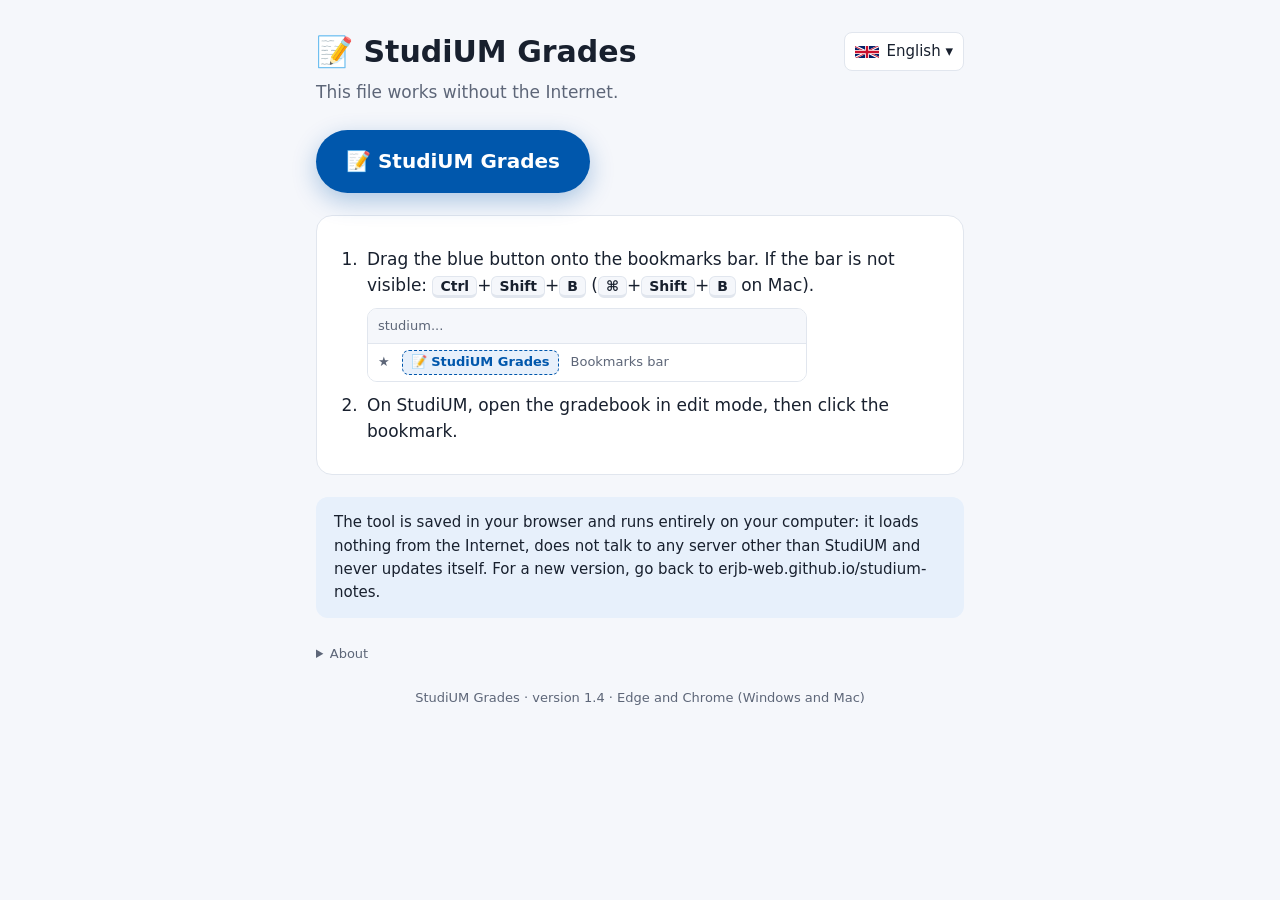
<file: notes-studium.html>
<!doctype html>
<html lang="fr">
<head>
<meta charset="utf-8">
<meta name="viewport" content="width=device-width, initial-scale=1">
<title>Notes StudiUM</title>
<meta name="description" content="Remplir les notes plus vite sur StudiUM, voir les statistiques de la classe et passer par Excel.">
<style>
:root{--bg:#f5f7fb;--card:#fff;--fg:#18202e;--muted:#5d6678;--line:#e1e6ee;--accent:#0057ac;--accent-soft:#e7f0fb}
@media (prefers-color-scheme:dark){:root{--bg:#11151c;--card:#1a1f29;--fg:#e9edf4;--muted:#9aa4b6;--line:#2d3545;--accent:#4d8eff;--accent-soft:#1c2a45}}
*{box-sizing:border-box}
body{margin:0;background:var(--bg);color:var(--fg);font:17px/1.55 system-ui,-apple-system,"Segoe UI",Roboto,Arial,sans-serif;-webkit-font-smoothing:antialiased}
main{max-width:680px;margin:0 auto;padding:32px 16px 48px}
h1{font-size:30px;line-height:1.2;margin:0}
.top{display:flex;align-items:center;justify-content:space-between;gap:12px;flex-wrap:wrap;margin-bottom:8px}
.lead{color:var(--muted);margin:0 0 24px}
.main-btn{display:inline-flex;align-items:center;gap:10px;padding:16px 30px;border-radius:999px;background:var(--accent);color:#fff;text-decoration:none;font-weight:700;font-size:20px;box-shadow:0 8px 24px rgba(0,87,172,.3)}
.bm{cursor:grab}
.bm:active{cursor:grabbing}
.card{background:var(--card);border:1px solid var(--line);border-radius:16px;padding:20px 22px;margin:22px 0}
.card h2{font-size:19px;margin:0 0 14px}
.btn{display:inline-block;padding:11px 22px;border-radius:999px;border:2px solid var(--accent);color:var(--accent);background:var(--card);text-decoration:none;font-weight:700;font-size:17px}
.note{background:var(--accent-soft);border-radius:12px;padding:14px 18px;font-size:15px}
ol.steps{margin:0;padding-left:24px}
ol.steps li{margin:10px 0;padding-left:4px}
.bar{margin:10px 0 4px;border:1px solid var(--line);border-radius:10px;overflow:hidden;font-size:13px;max-width:440px}
.bar .addr{padding:7px 10px;background:var(--bg);color:var(--muted)}
.bar .favs{display:flex;gap:12px;align-items:center;padding:6px 10px;border-top:1px solid var(--line);background:var(--card);color:var(--muted);white-space:nowrap}
.bar .favs b{color:var(--accent);background:var(--accent-soft);border:1.5px dashed var(--accent);border-radius:7px;padding:1px 8px}
.bar .favs span:last-child{min-width:0;overflow:hidden;text-overflow:ellipsis}
kbd{display:inline-block;padding:1px 7px;border:1px solid var(--line);border-bottom-width:3px;border-radius:6px;background:var(--bg);font:600 14px system-ui,sans-serif}
.muted{color:var(--muted);font-size:15px}
.msg{display:none;margin-top:10px;padding:10px 14px;border-radius:10px;background:var(--accent-soft);font-size:15px}
.msg.on{display:block}
details.about{font-size:13px;color:var(--muted);margin-top:26px}
details.about summary{cursor:pointer}
footer{margin-top:24px;font-size:13px;color:var(--muted);text-align:center}
[hidden]{display:none!important}
.langwrap{position:relative}.flag{width:24px;height:16px;flex:none;border-radius:2px}
.langwrap button{display:flex;align-items:center;gap:8px;font:inherit;font-size:15px;cursor:pointer;color:var(--fg);background:var(--card);border:1px solid var(--line);border-radius:8px;padding:7px 10px}
.langmenu{position:absolute;right:0;top:100%;min-width:150px;z-index:5;background:var(--card);border:1px solid var(--line);border-radius:10px;padding:5px;box-shadow:0 5px 18px #0002}
.langmenu button{width:100%;border:0}.langmenu button:hover,.langmenu button:focus{background:var(--accent-soft)}
</style>
</head>
<body>
<main>
  <div class="top"><h1>📝 Notes StudiUM</h1>
  <div class="langwrap">
    <button id="langbtn" type="button" aria-haspopup="menu" aria-expanded="false" aria-controls="langmenu">Français</button>
    <div id="langmenu" class="langmenu" role="menu" hidden>
      <button type="button" role="menuitemradio" data-lang="fr" lang="fr" aria-checked="true">Français</button>
      <button type="button" role="menuitemradio" data-lang="en" lang="en" aria-checked="false">English</button>
    </div>
  </div></div>
  <p class="lead">Ce fichier fonctionne sans Internet.</p>
  <a class="main-btn bm" href="#" draggable="true">📝 Notes StudiUM</a>
  <div class="msg" id="msg">Glissez ce bouton dans la barre des favoris.</div>
  <div class="card">
    <ol class="steps">
      <li>Glissez le bouton bleu dans la barre des favoris. Si la barre n’est pas visible : <kbd>Ctrl</kbd>+<kbd>Maj</kbd>+<kbd>B</kbd> (<kbd>⌘</kbd>+<kbd>Maj</kbd>+<kbd>B</kbd> sur Mac).
        <div class="bar" aria-hidden="true">
        <div class="addr">studium...</div>
        <div class="favs"><span>★</span><b>📝 Notes StudiUM</b><span>Barre des favoris</span></div>
      </div></li>
      <li>Sur StudiUM, ouvrez le carnet de notes en mode édition, puis cliquez sur le favori.</li>
    </ol>
  </div>
  <p class="note">L’outil s’enregistre dans votre navigateur et fonctionne entièrement en local : il ne charge rien depuis Internet, ne communique avec aucun serveur en dehors de StudiUM et ne se met jamais à jour tout seul. Pour une nouvelle version, revenez sur erjb-web.github.io/studium-notes.</p>
  <details class="about"><summary>À propos</summary>
    <p>Outil en HTML, CSS et JavaScript, exécuté uniquement dans votre navigateur. L’outil ne garde rien et n’envoie rien. À chaque ouverture, il lit la page StudiUM affichée à l’écran : les noms et les notes viennent de cette page. Ce que vous saisissez est effacé quand vous fermez l’outil ou la page. Aucune IA ne traite les données. Il fonctionne sur StudiUM (studium.(université concernée), par exemple studium.umontreal.ca).</p>
    <p>L’auteur n’a aucun accès à l’utilisation de l’outil : pas de statistiques, pas de suivi. Une fois installé, l’outil fonctionne entièrement en local : il ne charge rien depuis ce site, ne communique avec aucun serveur en dehors de StudiUM et ne se met jamais à jour tout seul.</p>
    <p>Il vous appartient de vérifier l’exactitude des notes inscrites avant d’enregistrer.</p>
    <p>Usage non commercial uniquement. L’outil ne doit pas être vendu ni servir à contourner une fonction payante.</p>
    <p>Conçu pour Edge et Chrome (Windows et Mac).</p>
    <p>V1.4 · Dernière mise à jour par Eric Bernier le 05/11/26.</p>
  </details>
  <footer>Notes StudiUM · version 1.4 · Edge et Chrome (Windows et Mac)</footer>
</main>
<script>
(function () {
  var code = "javascript:(function%20()%20%7B%0A'use%20strict'%3B%0Aconst%20IN_BROWSER%20%3D%20typeof%20document%20!%3D%3D%20'undefined'%3B%0Aconst%20BUILD%20%3D%20'1.4-20261105'%3B%0Alet%20legacyText%20%3D%20''%2C%20legacyColumn%20%3D%20''%3B%0Afunction%20removeLegacy()%20%7B%0Aconst%20old%20%3D%20document.getElementById('sn-panel')%3B%0Aif%20(old%20%26%26%20old.querySelector('%23sn-text')%20%26%26%20%2FSaisie%20rapide%20des%20notes%2F.test(old.textContent))%20%7B%0AlegacyText%20%3D%20old.querySelector('%23sn-text').value%20%7C%7C%20legacyText%3B%0AlegacyColumn%20%3D%20old.querySelector('%23sn-col')%3F.value%20%7C%7C%20legacyColumn%3B%0Aold.remove()%3B%0Aconst%20button%20%3D%20document.getElementById('sn-btn')%3B%0Aif%20(button)%20button.remove()%3B%0A%7D%0A%7D%0Aif%20(IN_BROWSER)%20%7B%0Atry%20%7B%20localStorage.removeItem('studium-notes-texte')%3B%20%7D%20catch%20(_)%20%7B%7D%0AremoveLegacy()%3B%0Aconst%20existing%20%3D%20document.getElementById('studium-notes-host')%3B%0Aif%20(existing%20%26%26%20window.__snBuild%20%3D%3D%3D%20BUILD%20%26%26%20typeof%20window.__snShow%20%3D%3D%3D%20'function')%20%7B%0Aconst%20currentText%20%3D%20existing.shadowRoot%3F.getElementById('text')%3B%0Aif%20(legacyText%20%26%26%20currentText%20%26%26%20currentText.value%20!%3D%3D%20legacyText)%20%7B%20currentText.value%20%3D%20%5BcurrentText.value%2C%20legacyText%5D.filter(Boolean).join('%5Cn')%3B%20%7D%0Awindow.__snShow()%3B%0Areturn%3B%0A%7D%0Aif%20(existing)%20%7B%0AlegacyText%20%3D%20existing.shadowRoot%3F.getElementById('text')%3F.value%20%7C%7C%20legacyText%3B%0AlegacyColumn%20%3D%20existing.shadowRoot%3F.getElementById('col')%3F.value%20%7C%7C%20legacyColumn%3B%0Aif%20(typeof%20window.__snDestroy%20%3D%3D%3D%20'function')%20window.__snDestroy()%3B%0Aelse%20existing.remove()%3B%0A%7D%0A%7D%0Aconst%20INPUT_SELECTOR%20%3D%20%5B%0A'input%5Bname%5E%3D%22grade%5B%22%5D'%2C%0A'select%5Bname%5E%3D%22grade%5B%22%5D'%2C%0A'input%5Bname%5E%3D%22quickgrade_%22%5D'%2C%0A'select%5Bname%5E%3D%22quickgrade_%22%5D'%2C%0A'input%5Bname%5E%3D%22finalgrade_%22%5D'%2C%0A'select%5Bname%5E%3D%22finalgrade_%22%5D'%2C%0A%5D.join('%2C')%3B%0Aconst%20UI_KEY%20%3D%20'studium-notes-fenetre'%3B%0Aconst%20EMAIL_RE%20%3D%20%2F%5B%5Cw.%2B-%5D%2B%40%5B%5Cw-%5D%2B(%3F%3A%5C.%5B%5Cw-%5D%2B)%2B%2F%3B%0Aconst%20norm%20%3D%20(s)%20%3D%3E%0A(s%20%7C%7C%20'')%0A.normalize('NFD')%0A.replace(%2F%5B%CC%80-%CD%AF%5D%2Fg%2C%20'')%0A.toLowerCase()%0A.replace(%2F%5B%5Ea-z0-9%40._%5D%2B%2Fg%2C%20'%20')%0A.trim()%3B%0Aconst%20tokens%20%3D%20(s)%20%3D%3E%20norm(s).split(%2F%5Cs%2B%2F).filter(Boolean)%3B%0Aconst%20escapeHtml%20%3D%20(s)%20%3D%3E%0AString(s).replace(%2F%5B%26%3C%3E%22%5D%2Fg%2C%20(c)%20%3D%3E%20(%7B%20'%26'%3A%20'%26amp%3B'%2C%20'%3C'%3A%20'%26lt%3B'%2C%20'%3E'%3A%20'%26gt%3B'%2C%20'%22'%3A%20'%26quot%3B'%20%7D%5Bc%5D))%3B%0Alet%20LOCALE%20%3D%20'fr-CA'%3B%0Alet%20NA%20%3D%20'n.d.'%3B%0Aconst%20fmt%20%3D%20(x%2C%20d%20%3D%201)%20%3D%3E%0ANumber.isFinite(x)%20%3F%20x.toLocaleString(LOCALE%2C%20%7B%20maximumFractionDigits%3A%20d%20%7D)%20%3A%20NA%3B%0Aconst%20fmtGrade%20%3D%20(x)%20%3D%3E%20String(Math.round(x%20*%2010000)%20%2F%2010000).replace('.'%2C%20'%2C')%3B%0Aconst%20GRADE_ONLY%20%3D%20%2F%5E-%3F%5Cd%2B(%3F%3A%5B.%2C%5D%5Cd%2B)%3F%5Cs*(%3F%3A%25%7C%5C%2F%5Cs*%5Cd%2B(%3F%3A%5B.%2C%5D%5Cd%2B)%3F)%3F%24%2F%3B%0Aconst%20HAS_GRADE%20%3D%20%2F(%3F%3A%5E-%3F%5Cd%2B(%3F%3A%5B.%2C%5D%5Cd%2B)%3F%5B%5Cs%2C%5Ct%3A%5D)%7C(%3F%3A%5B%5Cs%2C%5Ct%3A%5D-%3F%5Cd%2B(%3F%3A%5B.%2C%5D%5Cd%2B)%3F%5Cs*(%3F%3A%25%7C%5C%2F%5Cs*%5Cd%2B(%3F%3A%5B.%2C%5D%5Cd%2B)%3F)%3F%24)%2F%3B%0Afunction%20splitEntries(text)%20%7B%0Aconst%20out%20%3D%20%5B%5D%3B%0Atext.split(%2F%5Cr%3F%5Cn%7C%3B%2F).map((s)%20%3D%3E%20s.trim()).filter(Boolean).forEach((p)%20%3D%3E%20%7B%0Aconst%20last%20%3D%20out.length%20-%201%3B%0Aif%20(GRADE_ONLY.test(p)%20%26%26%20last%20%3E%3D%200%20%26%26%20!HAS_GRADE.test(out%5Blast%5D))%20out%5Blast%5D%20%2B%3D%20'%20'%20%2B%20p%3B%0Aelse%20out.push(p)%3B%0A%7D)%3B%0Areturn%20out%3B%0A%7D%0Afunction%20parseList(text)%20%7B%0Aconst%20out%20%3D%20%5B%5D%3B%0Aconst%20bad%20%3D%20%5B%5D%3B%0AsplitEntries(text).forEach((raw)%20%3D%3E%20%7B%0Aconst%20line%20%3D%20raw.trim()%3B%0Aif%20(!line)%20return%3B%0Alet%20m%20%3D%20line.match(%2F%5E(.*%3F)%5B%5Cs%3B%2C%5Ct%3A%5D%2B(-%3F%5Cd%2B(%3F%3A%5B.%2C%5D%5Cd%2B)%3F)%5Cs*(%3F%3A%25%7C%5C%2F%5Cs*%5Cd%2B(%3F%3A%5B.%2C%5D%5Cd%2B)%3F)%3F%5Cs*%24%2F)%3B%0Aif%20(m%20%26%26%20%2F%5Ba-zA-Z%C3%80-%C3%BF0-9%5D%2F.test(m%5B1%5D))%20%7B%0Aout.push(%7B%20name%3A%20m%5B1%5D.trim()%2C%20grade%3A%20m%5B2%5D.replace('%2C'%2C%20'.')%2C%20line%20%7D)%3B%0Areturn%3B%0A%7D%0Am%20%3D%20line.match(%2F%5E(-%3F%5Cd%2B(%3F%3A%5B.%2C%5D%5Cd%2B)%3F)%5Cs*(%3F%3A%25%7C%5C%2F%5Cs*%5Cd%2B)%3F%5B%5Cs%3B%2C%5Ct%3A%5D%2B(.%2B)%24%2F)%3B%0Aif%20(m)%20%7B%0Aout.push(%7B%20name%3A%20m%5B2%5D.trim()%2C%20grade%3A%20m%5B1%5D.replace('%2C'%2C%20'.')%2C%20line%20%7D)%3B%0Areturn%3B%0A%7D%0Abad.push(line)%3B%0A%7D)%3B%0Areturn%20%7B%20entries%3A%20out%2C%20bad%20%7D%3B%0A%7D%0Afunction%20splitName(full)%20%7B%0Aconst%20s%20%3D%20String(full%20%7C%7C%20'').replace(%2F%5Cs%2B%2Fg%2C%20'%20').trim()%3B%0Aif%20(s.includes('%2C'))%20%7B%0Aconst%20%5Bnom%2C%20...rest%5D%20%3D%20s.split('%2C')%3B%0Areturn%20%7B%20prenom%3A%20rest.join('%2C').trim()%2C%20nom%3A%20nom.trim()%20%7D%3B%0A%7D%0Aconst%20i%20%3D%20s.indexOf('%20')%3B%0Areturn%20i%20%3C%200%20%3F%20%7B%20prenom%3A%20''%2C%20nom%3A%20s%20%7D%20%3A%20%7B%20prenom%3A%20s.slice(0%2C%20i)%2C%20nom%3A%20s.slice(i%20%2B%201)%20%7D%3B%0A%7D%0Afunction%20toNumber(v)%20%7B%0Aif%20(typeof%20v%20%3D%3D%3D%20'number')%20return%20v%3B%0Aif%20(v%20%3D%3D%3D%20null%20%7C%7C%20v%20%3D%3D%3D%20undefined)%20return%20NaN%3B%0Aconst%20s%20%3D%20String(v).replace(%2F%5Cs%2B%2Fg%2C%20'').replace('%2C'%2C%20'.').replace(%2F%25%24%2F%2C%20'')%3B%0Areturn%20%2F%5E-%3F%5Cd%2B(%3F%3A%5C.%5Cd%2B)%3F%24%2F.test(s)%20%3F%20parseFloat(s)%20%3A%20NaN%3B%0A%7D%0Afunction%20quantile(sorted%2C%20p)%20%7B%0Aif%20(!sorted.length)%20return%20NaN%3B%0Aconst%20h%20%3D%20(sorted.length%20-%201)%20*%20p%2C%20lo%20%3D%20Math.floor(h)%2C%20hi%20%3D%20Math.ceil(h)%3B%0Areturn%20sorted%5Blo%5D%20%2B%20(sorted%5Bhi%5D%20-%20sorted%5Blo%5D)%20*%20(h%20-%20lo)%3B%0A%7D%0Afunction%20computeStats(values)%20%7B%0Aconst%20v%20%3D%20values.filter(Number.isFinite).slice().sort((a%2C%20b)%20%3D%3E%20a%20-%20b)%3B%0Aconst%20n%20%3D%20v.length%3B%0Aif%20(!n)%20return%20%7B%20n%3A%200%2C%20sorted%3A%20%5B%5D%20%7D%3B%0Aconst%20mean%20%3D%20v.reduce((s%2C%20x)%20%3D%3E%20s%20%2B%20x%2C%200)%20%2F%20n%3B%0Aconst%20sd%20%3D%20n%20%3E%201%20%3F%20Math.sqrt(v.reduce((s%2C%20x)%20%3D%3E%20s%20%2B%20(x%20-%20mean)%20**%202%2C%200)%20%2F%20(n%20-%201))%20%3A%200%3B%0Aconst%20q1%20%3D%20quantile(v%2C%200.25)%2C%20q3%20%3D%20quantile(v%2C%200.75)%3B%0Aconst%20p10%20%3D%20quantile(v%2C%200.1)%2C%20p90%20%3D%20quantile(v%2C%200.9)%3B%0Areturn%20%7B%0An%2C%20sorted%3A%20v%2C%20mean%2C%20sd%2C%20min%3A%20v%5B0%5D%2C%20max%3A%20v%5Bn%20-%201%5D%2C%20median%3A%20quantile(v%2C%200.5)%2C%0Aq1%2C%20q3%2C%20iqr%3A%20q3%20-%20q1%2C%20p10%2C%20p90%2C%20idr%3A%20p90%20-%20p10%2C%0A%7D%3B%0A%7D%0Aconst%20LETTER_BANDS%20%3D%20%5B%5B'C'%2C%2060%5D%2C%20%5B'C%2B'%2C%2065%5D%2C%20%5B'B-'%2C%2070%5D%2C%20%5B'B'%2C%2073%5D%2C%20%5B'B%2B'%2C%2077%5D%2C%20%5B'A-'%2C%2080%5D%2C%20%5B'A'%2C%2085%5D%2C%20%5B'A%2B'%2C%2090%5D%5D%3B%0Afunction%20countLetterGrades(values%2C%20outOf)%20%7B%0Aif%20(!Number.isFinite(outOf)%20%7C%7C%20outOf%20%3C%3D%200)%20return%20null%3B%0Aconst%20counts%20%3D%20Object.fromEntries(LETTER_BANDS.map((%5Bletter%5D)%20%3D%3E%20%5Bletter%2C%200%5D))%3B%0Acounts.fail%20%3D%200%3B%0Avalues.forEach((value)%20%3D%3E%20%7B%0Aif%20(!Number.isFinite(value))%20return%3B%0Aconst%20pct%20%3D%20value%20%2F%20outOf%20*%20100%3B%0Aconst%20band%20%3D%20LETTER_BANDS.findLast((%5B%2C%20minimum%5D)%20%3D%3E%20pct%20%2B%201e-10%20%3E%3D%20minimum)%3B%0Acounts%5Bband%20%3F%20band%5B0%5D%20%3A%20'fail'%5D%2B%2B%3B%0A%7D)%3B%0Areturn%20counts%3B%0A%7D%0Aconst%20SCALES%20%3D%20%5B5%2C%2010%2C%2020%2C%2025%2C%2030%2C%2040%2C%2050%2C%2060%2C%2070%2C%2075%2C%2080%2C%20100%5D%3B%0Afunction%20guessMax(max)%20%7B%0Aif%20(!(max%20%3E%200))%20return%20100%3B%0Areturn%20SCALES.find((s)%20%3D%3E%20s%20%3E%3D%20max)%20%7C%7C%20Math.ceil(max%20%2F%2010)%20*%2010%3B%0A%7D%0Afunction%20niceStep(span%2C%20target%20%3D%2010)%20%7B%0Aif%20(!(span%20%3E%200))%20return%201%3B%0Aconst%20raw%20%3D%20span%20%2F%20target%3B%0Aconst%20pow%20%3D%2010%20**%20Math.floor(Math.log10(raw))%3B%0Aconst%20f%20%3D%20raw%20%2F%20pow%3B%0Areturn%20(f%20%3C%3D%201%20%3F%201%20%3A%20f%20%3C%3D%202%20%3F%202%20%3A%20f%20%3C%3D%202.5%20%3F%202.5%20%3A%20f%20%3C%3D%205%20%3F%205%20%3A%2010)%20*%20pow%3B%0A%7D%0Afunction%20histogram(values%2C%20step%2C%20lo%2C%20hi)%20%7B%0Aconst%20nb%20%3D%20Math.max(1%2C%20Math.ceil((hi%20-%20lo)%20%2F%20step%20-%201e-9))%3B%0Aconst%20bins%20%3D%20%5B%5D%3B%0Afor%20(let%20i%20%3D%200%3B%20i%20%3C%20nb%3B%20i%2B%2B)%20bins.push(%7B%20from%3A%20lo%20%2B%20i%20*%20step%2C%20to%3A%20Math.min(hi%2C%20lo%20%2B%20(i%20%2B%201)%20*%20step)%2C%20count%3A%200%20%7D)%3B%0Avalues.forEach((x)%20%3D%3E%20%7B%0Aif%20(!Number.isFinite(x))%20return%3B%0Alet%20i%20%3D%20Math.floor((x%20-%20lo)%20%2F%20step%20%2B%201e-9)%3B%0Aif%20(i%20%3C%200)%20i%20%3D%200%3B%0Aif%20(i%20%3E%3D%20nb)%20i%20%3D%20nb%20-%201%3B%0Abins%5Bi%5D.count%2B%2B%3B%0A%7D)%3B%0Areturn%20bins%3B%0A%7D%0Aconst%20CRC_TABLE%20%3D%20(()%20%3D%3E%20%7B%0Aconst%20t%20%3D%20new%20Uint32Array(256)%3B%0Afor%20(let%20n%20%3D%200%3B%20n%20%3C%20256%3B%20n%2B%2B)%20%7B%0Alet%20c%20%3D%20n%3B%0Afor%20(let%20k%20%3D%200%3B%20k%20%3C%208%3B%20k%2B%2B)%20c%20%3D%20c%20%26%201%20%3F%200xedb88320%20%5E%20(c%20%3E%3E%3E%201)%20%3A%20c%20%3E%3E%3E%201%3B%0At%5Bn%5D%20%3D%20c%20%3E%3E%3E%200%3B%0A%7D%0Areturn%20t%3B%0A%7D)()%3B%0Afunction%20crc32(bytes)%20%7B%0Alet%20c%20%3D%200xffffffff%3B%0Afor%20(let%20i%20%3D%200%3B%20i%20%3C%20bytes.length%3B%20i%2B%2B)%20c%20%3D%20CRC_TABLE%5B(c%20%5E%20bytes%5Bi%5D)%20%26%200xff%5D%20%5E%20(c%20%3E%3E%3E%208)%3B%0Areturn%20(c%20%5E%200xffffffff)%20%3E%3E%3E%200%3B%0A%7D%0Afunction%20zip(files)%20%7B%0Aconst%20enc%20%3D%20new%20TextEncoder()%3B%0Aconst%20parts%20%3D%20%5B%5D%2C%20central%20%3D%20%5B%5D%3B%0Alet%20offset%20%3D%200%3B%0Aconst%20d%20%3D%20new%20Date()%3B%0Aconst%20time%20%3D%20(d.getHours()%20%3C%3C%2011)%20%7C%20(d.getMinutes()%20%3C%3C%205)%20%7C%20(d.getSeconds()%20%3E%3E%201)%3B%0Aconst%20date%20%3D%20((d.getFullYear()%20-%201980)%20%3C%3C%209)%20%7C%20((d.getMonth()%20%2B%201)%20%3C%3C%205)%20%7C%20d.getDate()%3B%0Afiles.forEach((f)%20%3D%3E%20%7B%0Aconst%20name%20%3D%20enc.encode(f.name)%3B%0Aconst%20data%20%3D%20typeof%20f.data%20%3D%3D%3D%20'string'%20%3F%20enc.encode(f.data)%20%3A%20f.data%3B%0Aconst%20method%20%3D%20f.deflated%20%3F%208%20%3A%200%3B%0Aconst%20size%20%3D%20f.deflated%20%3F%20f.size%20%3A%20data.length%3B%0Aconst%20crc%20%3D%20f.deflated%20%3F%20f.crc%20%3A%20crc32(data)%3B%0Aconst%20lh%20%3D%20new%20DataView(new%20ArrayBuffer(30))%3B%0Alh.setUint32(0%2C%200x04034b50%2C%20true)%3B%0Alh.setUint16(4%2C%2020%2C%20true)%3B%0Alh.setUint16(6%2C%200x0800%2C%20true)%3B%0Alh.setUint16(8%2C%20method%2C%20true)%3B%0Alh.setUint16(10%2C%20time%2C%20true)%3B%0Alh.setUint16(12%2C%20date%2C%20true)%3B%0Alh.setUint32(14%2C%20crc%2C%20true)%3B%0Alh.setUint32(18%2C%20data.length%2C%20true)%3B%0Alh.setUint32(22%2C%20size%2C%20true)%3B%0Alh.setUint16(26%2C%20name.length%2C%20true)%3B%0Aparts.push(new%20Uint8Array(lh.buffer)%2C%20name%2C%20data)%3B%0Aconst%20ch%20%3D%20new%20DataView(new%20ArrayBuffer(46))%3B%0Ach.setUint32(0%2C%200x02014b50%2C%20true)%3B%0Ach.setUint16(4%2C%2020%2C%20true)%3B%0Ach.setUint16(6%2C%2020%2C%20true)%3B%0Ach.setUint16(8%2C%200x0800%2C%20true)%3B%0Ach.setUint16(10%2C%20method%2C%20true)%3B%0Ach.setUint16(12%2C%20time%2C%20true)%3B%0Ach.setUint16(14%2C%20date%2C%20true)%3B%0Ach.setUint32(16%2C%20crc%2C%20true)%3B%0Ach.setUint32(20%2C%20data.length%2C%20true)%3B%0Ach.setUint32(24%2C%20size%2C%20true)%3B%0Ach.setUint16(28%2C%20name.length%2C%20true)%3B%0Ach.setUint32(42%2C%20offset%2C%20true)%3B%0Acentral.push(new%20Uint8Array(ch.buffer)%2C%20name)%3B%0Aoffset%20%2B%3D%2030%20%2B%20name.length%20%2B%20data.length%3B%0A%7D)%3B%0Aconst%20cdSize%20%3D%20central.reduce((s%2C%20c)%20%3D%3E%20s%20%2B%20c.length%2C%200)%3B%0Aconst%20end%20%3D%20new%20DataView(new%20ArrayBuffer(22))%3B%0Aend.setUint32(0%2C%200x06054b50%2C%20true)%3B%0Aend.setUint16(8%2C%20files.length%2C%20true)%3B%0Aend.setUint16(10%2C%20files.length%2C%20true)%3B%0Aend.setUint32(12%2C%20cdSize%2C%20true)%3B%0Aend.setUint32(16%2C%20offset%2C%20true)%3B%0Aconst%20all%20%3D%20%5B...parts%2C%20...central%2C%20new%20Uint8Array(end.buffer)%5D%3B%0Aconst%20out%20%3D%20new%20Uint8Array(all.reduce((s%2C%20c)%20%3D%3E%20s%20%2B%20c.length%2C%200))%3B%0Alet%20p%20%3D%200%3B%0Aall.forEach((c)%20%3D%3E%20%7B%20out.set(c%2C%20p)%3B%20p%20%2B%3D%20c.length%3B%20%7D)%3B%0Areturn%20out%3B%0A%7D%0Aasync%20function%20inflateRaw(bytes)%20%7B%0Aif%20(typeof%20DecompressionStream%20%3D%3D%3D%20'undefined')%0Athrow%20new%20Error(IN_BROWSER%20%3F%20t('oldBrowser')%20%3A%20'Ce%20navigateur%20est%20trop%20ancien%20pour%20lire%20les%20fichiers%20Excel.%20Enregistrez%20le%20fichier%20en%20CSV%20ou%20mettez%20votre%20navigateur%20%C3%A0%20jour.')%3B%0Aconst%20stream%20%3D%20new%20Blob(%5Bbytes%5D).stream().pipeThrough(new%20DecompressionStream('deflate-raw'))%3B%0Areturn%20new%20Uint8Array(await%20new%20Response(stream).arrayBuffer())%3B%0A%7D%0Afunction%20unzip(bytes)%20%7B%0Aconst%20dv%20%3D%20new%20DataView(bytes.buffer%2C%20bytes.byteOffset%2C%20bytes.byteLength)%3B%0Alet%20e%20%3D%20-1%3B%0Afor%20(let%20i%20%3D%20bytes.length%20-%2022%3B%20i%20%3E%3D%20Math.max(0%2C%20bytes.length%20-%2065557)%3B%20i--)%20%7B%0Aif%20(dv.getUint32(i%2C%20true)%20%3D%3D%3D%200x06054b50)%20%7B%20e%20%3D%20i%3B%20break%3B%20%7D%0A%7D%0Aif%20(e%20%3C%200)%20throw%20new%20Error(IN_BROWSER%20%3F%20t('invalidXlsx')%20%3A%20'Ce%20fichier%20n%E2%80%99est%20pas%20un%20fichier%20Excel%20.xlsx%20valide.')%3B%0Aconst%20count%20%3D%20dv.getUint16(e%20%2B%2010%2C%20true)%3B%0Alet%20p%20%3D%20dv.getUint32(e%20%2B%2016%2C%20true)%3B%0Aconst%20dec%20%3D%20new%20TextDecoder()%3B%0Aconst%20files%20%3D%20new%20Map()%3B%0Afor%20(let%20k%20%3D%200%3B%20k%20%3C%20count%20%26%26%20dv.getUint32(p%2C%20true)%20%3D%3D%3D%200x02014b50%3B%20k%2B%2B)%20%7B%0Aconst%20method%20%3D%20dv.getUint16(p%20%2B%2010%2C%20true)%3B%0Aconst%20csize%20%3D%20dv.getUint32(p%20%2B%2020%2C%20true)%3B%0Aconst%20nlen%20%3D%20dv.getUint16(p%20%2B%2028%2C%20true)%2C%20xlen%20%3D%20dv.getUint16(p%20%2B%2030%2C%20true)%2C%20clen%20%3D%20dv.getUint16(p%20%2B%2032%2C%20true)%3B%0Aconst%20off%20%3D%20dv.getUint32(p%20%2B%2042%2C%20true)%3B%0Aconst%20name%20%3D%20dec.decode(bytes.subarray(p%20%2B%2046%2C%20p%20%2B%2046%20%2B%20nlen))%3B%0Ap%20%2B%3D%2046%20%2B%20nlen%20%2B%20xlen%20%2B%20clen%3B%0Aconst%20start%20%3D%20off%20%2B%2030%20%2B%20dv.getUint16(off%20%2B%2026%2C%20true)%20%2B%20dv.getUint16(off%20%2B%2028%2C%20true)%3B%0Afiles.set(name%2C%20%7B%20method%2C%20data%3A%20bytes.subarray(start%2C%20start%20%2B%20csize)%20%7D)%3B%0A%7D%0Areturn%20%7B%0Aasync%20text(name)%20%7B%0Aconst%20f%20%3D%20files.get(name)%3B%0Aif%20(!f)%20return%20null%3B%0Aif%20(f.method%20%3D%3D%3D%200)%20return%20dec.decode(f.data)%3B%0Aif%20(f.method%20%3D%3D%3D%208)%20return%20dec.decode(await%20inflateRaw(f.data))%3B%0Athrow%20new%20Error(IN_BROWSER%20%3F%20t('unsupportedZip')%20%3A%20'Compression%20du%20fichier%20Excel%20non%20prise%20en%20charge.')%3B%0A%7D%2C%0A%7D%3B%0A%7D%0Aconst%20NS_MAIN%20%3D%20'http%3A%2F%2Fschemas.openxmlformats.org%2Fspreadsheetml%2F2006%2Fmain'%3B%0Aconst%20NS_REL%20%3D%20'http%3A%2F%2Fschemas.openxmlformats.org%2FofficeDocument%2F2006%2Frelationships'%3B%0Aconst%20XML_HEAD%20%3D%20'%3C%3Fxml%20version%3D%221.0%22%20encoding%3D%22UTF-8%22%20standalone%3D%22yes%22%3F%3E%5Cn'%3B%0Aconst%20xmlEsc%20%3D%20(s)%20%3D%3E%0AString(s)%0A.replace(%2F%5B%26%3C%3E%22%5D%2Fg%2C%20(c)%20%3D%3E%20(%7B%20'%26'%3A%20'%26amp%3B'%2C%20'%3C'%3A%20'%26lt%3B'%2C%20'%3E'%3A%20'%26gt%3B'%2C%20'%22'%3A%20'%26quot%3B'%20%7D%5Bc%5D))%0A.replace(%2F%5B%5Cu0000-%5Cu0008%5Cu000b%5Cu000c%5Cu000e-%5Cu001f%5D%2Fg%2C%20'')%3B%0Aconst%20xmlUnesc%20%3D%20(s)%20%3D%3E%0As.replace(%2F%26(%23x%5B0-9a-f%5D%2B%7C%23%5Cd%2B%7Camp%7Clt%7Cgt%7Cquot%7Capos)%3B%2Fgi%2C%20(_%2C%20e)%20%3D%3E%20%7B%0Aconst%20l%20%3D%20e.toLowerCase()%3B%0Aif%20(l%5B0%5D%20%3D%3D%3D%20'%23')%20return%20String.fromCodePoint(l%5B1%5D%20%3D%3D%3D%20'x'%20%3F%20parseInt(l.slice(2)%2C%2016)%20%3A%20parseInt(l.slice(1)%2C%2010))%3B%0Areturn%20%7B%20amp%3A%20'%26'%2C%20lt%3A%20'%3C'%2C%20gt%3A%20'%3E'%2C%20quot%3A%20'%22'%2C%20apos%3A%20%22'%22%20%7D%5Bl%5D%3B%0A%7D)%3B%0Afunction%20colName(i)%20%7B%0Alet%20s%20%3D%20''%3B%0Afor%20(i%2B%2B%3B%20i%3B%20i%20%3D%20Math.floor((i%20-%201)%20%2F%2026))%20s%20%3D%20String.fromCharCode(65%20%2B%20((i%20-%201)%20%25%2026))%20%2B%20s%3B%0Areturn%20s%3B%0A%7D%0Afunction%20colIndex(letters)%20%7B%0Alet%20n%20%3D%200%3B%0Afor%20(const%20ch%20of%20letters)%20n%20%3D%20n%20*%2026%20%2B%20ch.charCodeAt(0)%20-%2064%3B%0Areturn%20n%20-%201%3B%0A%7D%0Afunction%20buildXlsx(sheets)%20%7B%0Aconst%20sheetXml%20%3D%20(%7B%20rows%2C%20widths%20%7D)%20%3D%3E%20%7B%0Aconst%20cols%20%3D%20widths%20%26%26%20widths.length%0A%3F%20'%3Ccols%3E'%20%2B%20widths.map((w%2C%20i)%20%3D%3E%20%60%3Ccol%20min%3D%22%24%7Bi%20%2B%201%7D%22%20max%3D%22%24%7Bi%20%2B%201%7D%22%20width%3D%22%24%7Bw%7D%22%20customWidth%3D%221%22%2F%3E%60).join('')%20%2B%20'%3C%2Fcols%3E'%0A%3A%20''%3B%0Aconst%20data%20%3D%20rows%0A.map((row%2C%20r)%20%3D%3E%0A%60%3Crow%20r%3D%22%24%7Br%20%2B%201%7D%22%3E%60%20%2B%0Arow%0A.map((v%2C%20c)%20%3D%3E%20%7B%0Aif%20(v%20%3D%3D%3D%20null%20%7C%7C%20v%20%3D%3D%3D%20undefined%20%7C%7C%20v%20%3D%3D%3D%20'')%20return%20''%3B%0Aconst%20ref%20%3D%20colName(c)%20%2B%20(r%20%2B%201)%2C%20s%20%3D%20r%20%3D%3D%3D%200%20%3F%20'%20s%3D%221%22'%20%3A%20''%3B%0Aif%20(typeof%20v%20%3D%3D%3D%20'number'%20%26%26%20Number.isFinite(v))%20return%20%60%3Cc%20r%3D%22%24%7Bref%7D%22%24%7Bs%7D%3E%3Cv%3E%24%7Bv%7D%3C%2Fv%3E%3C%2Fc%3E%60%3B%0Areturn%20%60%3Cc%20r%3D%22%24%7Bref%7D%22%24%7Bs%7D%20t%3D%22inlineStr%22%3E%3Cis%3E%3Ct%20xml%3Aspace%3D%22preserve%22%3E%24%7BxmlEsc(v)%7D%3C%2Ft%3E%3C%2Fis%3E%3C%2Fc%3E%60%3B%0A%7D)%0A.join('')%20%2B%0A'%3C%2Frow%3E'%0A)%0A.join('')%3B%0Areturn%20(%0AXML_HEAD%20%2B%0A%60%3Cworksheet%20xmlns%3D%22%24%7BNS_MAIN%7D%22%20xmlns%3Ar%3D%22%24%7BNS_REL%7D%22%3E%3CsheetViews%3E%3CsheetView%20workbookViewId%3D%220%22%3E%60%20%2B%0A'%3Cpane%20ySplit%3D%221%22%20topLeftCell%3D%22A2%22%20activePane%3D%22bottomLeft%22%20state%3D%22frozen%22%2F%3E%3C%2FsheetView%3E%3C%2FsheetViews%3E'%20%2B%0A%60%24%7Bcols%7D%3CsheetData%3E%24%7Bdata%7D%3C%2FsheetData%3E%3C%2Fworksheet%3E%60%0A)%3B%0A%7D%3B%0Aconst%20safe%20%3D%20(n%2C%20i)%20%3D%3E%20(String(n%20%7C%7C%20'Feuille'%20%2B%20(i%20%2B%201)).replace(%2F%5B%5C%5B%5C%5D%3A*%3F%5C%2F%5C%5C%5D%2Fg%2C%20'%20').slice(0%2C%2031)%20%7C%7C%20'Feuille'%20%2B%20(i%20%2B%201))%3B%0Aconst%20files%20%3D%20%5B%0A%7B%0Aname%3A%20'%5BContent_Types%5D.xml'%2C%0Adata%3A%0AXML_HEAD%20%2B%0A'%3CTypes%20xmlns%3D%22http%3A%2F%2Fschemas.openxmlformats.org%2Fpackage%2F2006%2Fcontent-types%22%3E'%20%2B%0A'%3CDefault%20Extension%3D%22rels%22%20ContentType%3D%22application%2Fvnd.openxmlformats-package.relationships%2Bxml%22%2F%3E'%20%2B%0A'%3CDefault%20Extension%3D%22xml%22%20ContentType%3D%22application%2Fxml%22%2F%3E'%20%2B%0A'%3COverride%20PartName%3D%22%2Fxl%2Fworkbook.xml%22%20ContentType%3D%22application%2Fvnd.openxmlformats-officedocument.spreadsheetml.sheet.main%2Bxml%22%2F%3E'%20%2B%0A'%3COverride%20PartName%3D%22%2Fxl%2Fstyles.xml%22%20ContentType%3D%22application%2Fvnd.openxmlformats-officedocument.spreadsheetml.styles%2Bxml%22%2F%3E'%20%2B%0Asheets.map((_%2C%20i)%20%3D%3E%20%60%3COverride%20PartName%3D%22%2Fxl%2Fworksheets%2Fsheet%24%7Bi%20%2B%201%7D.xml%22%20ContentType%3D%22application%2Fvnd.openxmlformats-officedocument.spreadsheetml.worksheet%2Bxml%22%2F%3E%60).join('')%20%2B%0A'%3C%2FTypes%3E'%2C%0A%7D%2C%0A%7B%0Aname%3A%20'_rels%2F.rels'%2C%0Adata%3A%0AXML_HEAD%20%2B%0A'%3CRelationships%20xmlns%3D%22http%3A%2F%2Fschemas.openxmlformats.org%2Fpackage%2F2006%2Frelationships%22%3E'%20%2B%0A'%3CRelationship%20Id%3D%22rId1%22%20Type%3D%22http%3A%2F%2Fschemas.openxmlformats.org%2FofficeDocument%2F2006%2Frelationships%2FofficeDocument%22%20Target%3D%22xl%2Fworkbook.xml%22%2F%3E'%20%2B%0A'%3C%2FRelationships%3E'%2C%0A%7D%2C%0A%7B%0Aname%3A%20'xl%2Fworkbook.xml'%2C%0Adata%3A%0AXML_HEAD%20%2B%0A%60%3Cworkbook%20xmlns%3D%22%24%7BNS_MAIN%7D%22%20xmlns%3Ar%3D%22%24%7BNS_REL%7D%22%3E%3Csheets%3E%60%20%2B%0Asheets.map((s%2C%20i)%20%3D%3E%20%60%3Csheet%20name%3D%22%24%7BxmlEsc(safe(s.name%2C%20i))%7D%22%20sheetId%3D%22%24%7Bi%20%2B%201%7D%22%20r%3Aid%3D%22rId%24%7Bi%20%2B%201%7D%22%2F%3E%60).join('')%20%2B%0A'%3C%2Fsheets%3E%3C%2Fworkbook%3E'%2C%0A%7D%2C%0A%7B%0Aname%3A%20'xl%2F_rels%2Fworkbook.xml.rels'%2C%0Adata%3A%0AXML_HEAD%20%2B%0A'%3CRelationships%20xmlns%3D%22http%3A%2F%2Fschemas.openxmlformats.org%2Fpackage%2F2006%2Frelationships%22%3E'%20%2B%0Asheets.map((_%2C%20i)%20%3D%3E%20%60%3CRelationship%20Id%3D%22rId%24%7Bi%20%2B%201%7D%22%20Type%3D%22%24%7BNS_REL%7D%2Fworksheet%22%20Target%3D%22worksheets%2Fsheet%24%7Bi%20%2B%201%7D.xml%22%2F%3E%60).join('')%20%2B%0A%60%3CRelationship%20Id%3D%22rId%24%7Bsheets.length%20%2B%201%7D%22%20Type%3D%22%24%7BNS_REL%7D%2Fstyles%22%20Target%3D%22styles.xml%22%2F%3E%60%20%2B%0A'%3C%2FRelationships%3E'%2C%0A%7D%2C%0A%7B%0Aname%3A%20'xl%2Fstyles.xml'%2C%0Adata%3A%0AXML_HEAD%20%2B%0A%60%3CstyleSheet%20xmlns%3D%22%24%7BNS_MAIN%7D%22%3E%60%20%2B%0A'%3Cfonts%20count%3D%222%22%3E%3Cfont%3E%3Csz%20val%3D%2211%22%2F%3E%3Cname%20val%3D%22Calibri%22%2F%3E%3C%2Ffont%3E%3Cfont%3E%3Cb%2F%3E%3Csz%20val%3D%2211%22%2F%3E%3Cname%20val%3D%22Calibri%22%2F%3E%3C%2Ffont%3E%3C%2Ffonts%3E'%20%2B%0A'%3Cfills%20count%3D%222%22%3E%3Cfill%3E%3CpatternFill%20patternType%3D%22none%22%2F%3E%3C%2Ffill%3E%3Cfill%3E%3CpatternFill%20patternType%3D%22gray125%22%2F%3E%3C%2Ffill%3E%3C%2Ffills%3E'%20%2B%0A'%3Cborders%20count%3D%221%22%3E%3Cborder%3E%3Cleft%2F%3E%3Cright%2F%3E%3Ctop%2F%3E%3Cbottom%2F%3E%3Cdiagonal%2F%3E%3C%2Fborder%3E%3C%2Fborders%3E'%20%2B%0A'%3CcellStyleXfs%20count%3D%221%22%3E%3Cxf%20numFmtId%3D%220%22%20fontId%3D%220%22%20fillId%3D%220%22%20borderId%3D%220%22%2F%3E%3C%2FcellStyleXfs%3E'%20%2B%0A'%3CcellXfs%20count%3D%222%22%3E%3Cxf%20numFmtId%3D%220%22%20fontId%3D%220%22%20fillId%3D%220%22%20borderId%3D%220%22%20xfId%3D%220%22%2F%3E'%20%2B%0A'%3Cxf%20numFmtId%3D%220%22%20fontId%3D%221%22%20fillId%3D%220%22%20borderId%3D%220%22%20xfId%3D%220%22%20applyFont%3D%221%22%2F%3E%3C%2FcellXfs%3E'%20%2B%0A'%3CcellStyles%20count%3D%221%22%3E%3CcellStyle%20name%3D%22Normal%22%20xfId%3D%220%22%20builtinId%3D%220%22%2F%3E%3C%2FcellStyles%3E'%20%2B%0A'%3C%2FstyleSheet%3E'%2C%0A%7D%2C%0A...sheets.map((s%2C%20i)%20%3D%3E%20(%7B%20name%3A%20%60xl%2Fworksheets%2Fsheet%24%7Bi%20%2B%201%7D.xml%60%2C%20data%3A%20sheetXml(s)%20%7D))%2C%0A%5D%3B%0Areturn%20zip(files)%3B%0A%7D%0Aasync%20function%20readXlsx(bytes)%20%7B%0Aconst%20z%20%3D%20unzip(bytes)%3B%0Alet%20sheetPath%20%3D%20'xl%2Fworksheets%2Fsheet1.xml'%3B%0Aconst%20wb%20%3D%20await%20z.text('xl%2Fworkbook.xml')%3B%0Aconst%20rels%20%3D%20await%20z.text('xl%2F_rels%2Fworkbook.xml.rels')%3B%0Aif%20(wb%20%26%26%20rels)%20%7B%0Aconst%20tag%20%3D%20(%2F%3C(%3F%3A%5Cw%2B%3A)%3Fsheet%5Cb%5B%5E%3E%5D*%3E%2F.exec(wb)%20%7C%7C%20%5B''%5D)%5B0%5D%3B%0Aconst%20rid%20%3D%20(%2F%5Cs%5Cw%2B%3Aid%3D%22(%5B%5E%22%5D%2B)%22%2F.exec(tag)%20%7C%7C%20%5B%5D)%5B1%5D%3B%0A(rels.match(%2F%3C(%3F%3A%5Cw%2B%3A)%3FRelationship%5Cb%5B%5E%3E%5D*%3E%2Fg)%20%7C%7C%20%5B%5D).forEach((r)%20%3D%3E%20%7B%0Aif%20((%2F%5CbId%3D%22(%5B%5E%22%5D%2B)%22%2F.exec(r)%20%7C%7C%20%5B%5D)%5B1%5D%20!%3D%3D%20rid)%20return%3B%0Aconst%20target%20%3D%20(%2F%5CbTarget%3D%22(%5B%5E%22%5D%2B)%22%2F.exec(r)%20%7C%7C%20%5B%5D)%5B1%5D%20%7C%7C%20''%3B%0AsheetPath%20%3D%20target.startsWith('%2F')%20%3F%20target.slice(1)%20%3A%20'xl%2F'%20%2B%20target.replace(%2F%5E%5C.%5C%2F%2F%2C%20'')%3B%0A%7D)%3B%0A%7D%0Aconst%20xml%20%3D%20await%20z.text(sheetPath)%3B%0Aif%20(!xml)%20throw%20new%20Error(IN_BROWSER%20%3F%20t('missingSheet')%20%3A%20'Impossible%20de%20trouver%20la%20feuille%20de%20calcul%20dans%20ce%20fichier.')%3B%0Aconst%20allText%20%3D%20(s)%20%3D%3E%0AxmlUnesc(%0As.replace(%2F%3C(%3F%3A%5Cw%2B%3A)%3FrPh%5Cb%5B%5Cs%5CS%5D*%3F%3C%5C%2F(%3F%3A%5Cw%2B%3A)%3FrPh%3E%2Fg%2C%20'')%0A.match(%2F%3C(%3F%3A%5Cw%2B%3A)%3Ft%5Cb%5B%5E%3E%5D*%3E%5B%5Cs%5CS%5D*%3F%3C%5C%2F(%3F%3A%5Cw%2B%3A)%3Ft%3E%2Fg)%3F.map((t)%20%3D%3E%20t.replace(%2F%3C%5B%5E%3E%5D%2B%3E%2Fg%2C%20'')).join('')%20%7C%7C%20''%0A)%3B%0Aconst%20sstXml%20%3D%20(await%20z.text('xl%2FsharedStrings.xml'))%20%7C%7C%20''%3B%0Aconst%20shared%20%3D%20(sstXml.match(%2F%3C(%3F%3A%5Cw%2B%3A)%3Fsi%5Cb%5B%5E%3E%5D*%3E%5B%5Cs%5CS%5D*%3F%3C%5C%2F(%3F%3A%5Cw%2B%3A)%3Fsi%3E%2Fg)%20%7C%7C%20%5B%5D).map(allText)%3B%0Aconst%20rows%20%3D%20%5B%5D%3B%0Aconst%20rowRe%20%3D%20%2F%3C(%3F%3A%5Cw%2B%3A)%3Frow%5Cb(%5B%5E%3E%5D*%3F)(%3F%3A%5C%2F%3E%7C%3E(%5B%5Cs%5CS%5D*%3F)%3C%5C%2F(%3F%3A%5Cw%2B%3A)%3Frow%3E)%2Fg%3B%0Alet%20m%2C%20nextRow%20%3D%200%3B%0Awhile%20((m%20%3D%20rowRe.exec(xml)))%20%7B%0Aconst%20rAttr%20%3D%20%2F%5Cbr%3D%22(%5Cd%2B)%22%2F.exec(m%5B1%5D)%3B%0Aconst%20r%20%3D%20rAttr%20%3F%20%2BrAttr%5B1%5D%20-%201%20%3A%20nextRow%3B%0AnextRow%20%3D%20r%20%2B%201%3B%0Aconst%20row%20%3D%20%5B%5D%3B%0Aconst%20cellRe%20%3D%20%2F%3C(%3F%3A%5Cw%2B%3A)%3Fc%5Cb(%5B%5E%3E%5D*%3F)(%3F%3A%5C%2F%3E%7C%3E(%5B%5Cs%5CS%5D*%3F)%3C%5C%2F(%3F%3A%5Cw%2B%3A)%3Fc%3E)%2Fg%3B%0Alet%20c%2C%20nextCol%20%3D%200%3B%0Awhile%20((c%20%3D%20cellRe.exec(m%5B2%5D%20%7C%7C%20'')))%20%7B%0Aconst%20attrs%20%3D%20c%5B1%5D%2C%20body%20%3D%20c%5B2%5D%20%7C%7C%20''%3B%0Aconst%20ref%20%3D%20%2F%5Cbr%3D%22(%5BA-Z%5D%2B)%5Cd*%22%2F.exec(attrs)%3B%0Aconst%20ci%20%3D%20ref%20%3F%20colIndex(ref%5B1%5D)%20%3A%20nextCol%3B%0AnextCol%20%3D%20ci%20%2B%201%3B%0Aconst%20t%20%3D%20(%2F%5Cbt%3D%22(%5Cw%2B)%22%2F.exec(attrs)%20%7C%7C%20%5B%5D)%5B1%5D%3B%0Aconst%20v%20%3D%20(%2F%3C(%3F%3A%5Cw%2B%3A)%3Fv%3E(%5B%5Cs%5CS%5D*%3F)%3C%5C%2F(%3F%3A%5Cw%2B%3A)%3Fv%3E%2F.exec(body)%20%7C%7C%20%5B%5D)%5B1%5D%3B%0Alet%20val%20%3D%20''%3B%0Aif%20(t%20%3D%3D%3D%20's')%20val%20%3D%20v%20!%3D%3D%20undefined%20%3F%20shared%5B%2Bv%5D%20%3F%3F%20''%20%3A%20''%3B%0Aelse%20if%20(t%20%3D%3D%3D%20'inlineStr')%20val%20%3D%20allText(body)%3B%0Aelse%20if%20(t%20%3D%3D%3D%20'str'%20%7C%7C%20t%20%3D%3D%3D%20'e')%20val%20%3D%20v%20!%3D%3D%20undefined%20%3F%20xmlUnesc(v)%20%3A%20''%3B%0Aelse%20if%20(t%20%3D%3D%3D%20'b')%20val%20%3D%20v%20%3D%3D%3D%20'1'%20%3F%20'VRAI'%20%3A%20v%20%3D%3D%3D%20'0'%20%3F%20'FAUX'%20%3A%20''%3B%0Aelse%20if%20(v%20!%3D%3D%20undefined%20%26%26%20v%20!%3D%3D%20'')%20val%20%3D%20Number(v)%3B%0Arow%5Bci%5D%20%3D%20val%3B%0A%7D%0Arows%5Br%5D%20%3D%20row%3B%0A%7D%0Aconst%20width%20%3D%20Math.max(0%2C%20...rows.filter(Boolean).map((r)%20%3D%3E%20r.length))%3B%0Areturn%20rows%0A.filter(Boolean)%0A.map((r)%20%3D%3E%20Array.from(%7B%20length%3A%20width%20%7D%2C%20(_%2C%20i)%20%3D%3E%20(r%5Bi%5D%20%3D%3D%3D%20undefined%20%3F%20''%20%3A%20r%5Bi%5D)))%0A.filter((r)%20%3D%3E%20r.some((x)%20%3D%3E%20String(x).trim()%20!%3D%3D%20''))%3B%0A%7D%0Afunction%20decodeText(bytes)%20%7B%0Atry%20%7B%0Areturn%20new%20TextDecoder('utf-8'%2C%20%7B%20fatal%3A%20true%20%7D).decode(bytes)%3B%0A%7D%20catch%20(_)%20%7B%0Areturn%20new%20TextDecoder('windows-1252').decode(bytes)%3B%0A%7D%0A%7D%0Afunction%20parseCsv(text)%20%7B%0Atext%20%3D%20text.replace(%2F%5E%EF%BB%BF%2F%2C%20'')%3B%0Aconst%20first%20%3D%20text.split(%2F%5Cr%3F%5Cn%2F%2C%201)%5B0%5D%3B%0Aconst%20delim%20%3D%20%5B'%3B'%2C%20'%5Ct'%2C%20'%2C'%5D.map((d)%20%3D%3E%20%5Bd%2C%20first.split(d).length%5D).sort((a%2C%20b)%20%3D%3E%20b%5B1%5D%20-%20a%5B1%5D)%5B0%5D%5B0%5D%3B%0Aconst%20rows%20%3D%20%5B%5D%3B%0Alet%20row%20%3D%20%5B%5D%2C%20cell%20%3D%20''%2C%20quoted%20%3D%20false%3B%0Afor%20(let%20i%20%3D%200%3B%20i%20%3C%20text.length%3B%20i%2B%2B)%20%7B%0Aconst%20ch%20%3D%20text%5Bi%5D%3B%0Aif%20(quoted)%20%7B%0Aif%20(ch%20%3D%3D%3D%20'%22')%20%7B%0Aif%20(text%5Bi%20%2B%201%5D%20%3D%3D%3D%20'%22')%20%7B%20cell%20%2B%3D%20'%22'%3B%20i%2B%2B%3B%20%7D%20else%20quoted%20%3D%20false%3B%0A%7D%20else%20cell%20%2B%3D%20ch%3B%0A%7D%20else%20if%20(ch%20%3D%3D%3D%20'%22'%20%26%26%20cell%20%3D%3D%3D%20'')%20quoted%20%3D%20true%3B%0Aelse%20if%20(ch%20%3D%3D%3D%20delim)%20%7B%20row.push(cell)%3B%20cell%20%3D%20''%3B%20%7D%0Aelse%20if%20(ch%20%3D%3D%3D%20'%5Cn'%20%7C%7C%20ch%20%3D%3D%3D%20'%5Cr')%20%7B%0Aif%20(ch%20%3D%3D%3D%20'%5Cr'%20%26%26%20text%5Bi%20%2B%201%5D%20%3D%3D%3D%20'%5Cn')%20i%2B%2B%3B%0Arow.push(cell)%3B%20rows.push(row)%3B%20row%20%3D%20%5B%5D%3B%20cell%20%3D%20''%3B%0A%7D%20else%20cell%20%2B%3D%20ch%3B%0A%7D%0Aif%20(cell%20!%3D%3D%20''%20%7C%7C%20row.length)%20%7B%20row.push(cell)%3B%20rows.push(row)%3B%20%7D%0Areturn%20rows.filter((r)%20%3D%3E%20r.some((c)%20%3D%3E%20String(c).trim()%20!%3D%3D%20''))%3B%0A%7D%0Afunction%20detectColumns(rows)%20%7B%0Aconst%20N%20%3D%20(s)%20%3D%3E%20norm(String(s%20%3F%3F%20''))%3B%0Aconst%20width%20%3D%20Math.max(0%2C%20...rows.map((r)%20%3D%3E%20r.length))%3B%0Alet%20map%20%3D%20%7B%20header%3A%20-1%2C%20nom%3A%20-1%2C%20prenom%3A%20-1%2C%20note%3A%20-1%20%7D%3B%0Afor%20(let%20r%20%3D%200%3B%20r%20%3C%20Math.min(5%2C%20rows.length)%3B%20r%2B%2B)%20%7B%0Aconst%20m%20%3D%20%7B%20header%3A%20r%2C%20nom%3A%20-1%2C%20prenom%3A%20-1%2C%20note%3A%20-1%20%7D%3B%0Alet%20complet%20%3D%20-1%3B%0Arows%5Br%5D.map(N).forEach((c%2C%20i)%20%3D%3E%20%7B%0Aif%20(m.prenom%20%3C%200%20%26%26%20%2F%5E(prenoms%3F%7Cfirst%20%3Fname%7Cgiven%20%3Fname)%24%2F.test(c))%20m.prenom%20%3D%20i%3B%0Aelse%20if%20(m.nom%20%3C%200%20%26%26%20%2F%5E(noms%3F%7Cnom%20de%20famille%7Clast%20%3Fname%7Csurname%7Cfamily%20%3Fname)%24%2F.test(c))%20m.nom%20%3D%20i%3B%0Aelse%20if%20(complet%20%3C%200%20%26%26%20%2F%5E(nom%20complet%7Cnoms%3F%20et%20prenoms%3F%7Cnom%20prenom%7Cprenom%20nom%7Cetudiante%3Fs%3F%7Celeves%3F%7Cname%7Cfull%20%3Fname%7Cstudents%3F)%24%2F.test(c))%20complet%20%3D%20i%3B%0Aelse%20if%20(m.note%20%3C%200%20%26%26%20%2F%5Cb(notes%3F%7Cresultats%3F%7Cgrades%3F%7Cscores%3F%7Cpoints%3F%7Ctotal%7Creel)%5Cb%2F.test(c))%20m.note%20%3D%20i%3B%0A%7D)%3B%0Aif%20(m.nom%20%3C%200%20%26%26%20complet%20%3E%3D%200)%20%7B%20m.nom%20%3D%20complet%3B%20m.prenom%20%3D%20-1%3B%20%7D%0Aif%20(m.nom%20%3E%3D%200%20%7C%7C%20m.prenom%20%3E%3D%200)%20%7B%0Aif%20(m.nom%20%3C%200)%20%7B%20m.nom%20%3D%20m.prenom%3B%20m.prenom%20%3D%20-1%3B%20%7D%0Amap%20%3D%20m%3B%0Abreak%3B%0A%7D%0A%7D%0Aconst%20data%20%3D%20rows.slice(map.header%20%2B%201)%3B%0Aconst%20isNum%20%3D%20(x)%20%3D%3E%20Number.isFinite(toNumber(x))%3B%0Aconst%20share%20%3D%20(i%2C%20test)%20%3D%3E%20data.filter((r)%20%3D%3E%20test(r%5Bi%5D)).length%20%2F%20Math.max(1%2C%20data.length)%3B%0Aconst%20headerOf%20%3D%20(i)%20%3D%3E%20(map.header%20%3E%3D%200%20%3F%20N(rows%5Bmap.header%5D%5Bi%5D)%20%3A%20'')%3B%0Aconst%20idLike%20%3D%20(i)%20%3D%3E%20%2F(numero%7Cmatricule%7Cidentifi%7C%5Cbid%5Cb%7Ccode%7Ctelephone%7Ccourriel%7Cemail)%2F.test(headerOf(i))%3B%0Aif%20(map.note%20%3C%200)%20%7B%0Alet%20best%20%3D%20-1%2C%20bestShare%20%3D%200%3B%0Afor%20(let%20i%20%3D%200%3B%20i%20%3C%20width%3B%20i%2B%2B)%20%7B%0Aif%20(i%20%3D%3D%3D%20map.nom%20%7C%7C%20i%20%3D%3D%3D%20map.prenom%20%7C%7C%20idLike(i))%20continue%3B%0Aconst%20s%20%3D%20share(i%2C%20isNum)%3B%0Aif%20(s%20%3E%20bestShare%20%2B%201e-9)%20%7B%20best%20%3D%20i%3B%20bestShare%20%3D%20s%3B%20%7D%0A%7D%0Aif%20(bestShare%20%3E%3D%200.3)%20map.note%20%3D%20best%3B%0A%7D%0Aif%20(map.nom%20%3C%200)%20%7B%0Afor%20(let%20i%20%3D%200%3B%20i%20%3C%20width%3B%20i%2B%2B)%20%7B%0Aif%20(i%20%3D%3D%3D%20map.note)%20continue%3B%0Aif%20(share(i%2C%20(x)%20%3D%3E%20%2F%5Ba-zA-Z%C3%80-%C3%BF%5D%2F.test(String(x%20%3F%3F%20''))%20%26%26%20!EMAIL_RE.test(String(x)))%20%3E%3D%200.5)%20%7B%20map.nom%20%3D%20i%3B%20break%3B%20%7D%0A%7D%0A%7D%0Areturn%20map%3B%0A%7D%0Afunction%20rowsToText(rows%2C%20map)%20%7B%0Aconst%20clean%20%3D%20(s)%20%3D%3E%20String(s%20%3F%3F%20'').replace(%2F%5B%3B%5Ct%5Cr%5Cn%5D%2B%2Fg%2C%20'%20').replace(%2F%5Cs%2B%2Fg%2C%20'%20').trim()%3B%0Aconst%20lines%20%3D%20%5B%5D%3B%0Alet%20skipped%20%3D%200%3B%0Arows.slice(map.header%20%2B%201).forEach((r)%20%3D%3E%20%7B%0Aconst%20name%20%3D%20clean(%5Br%5Bmap.nom%5D%2C%20map.prenom%20%3E%3D%200%20%3F%20r%5Bmap.prenom%5D%20%3A%20''%5D.filter((x)%20%3D%3E%20clean(x)).join('%20'))%3B%0Aconst%20g%20%3D%20toNumber(r%5Bmap.note%5D)%3B%0Aif%20(!name)%20return%3B%0Aif%20(!Number.isFinite(g))%20%7B%20skipped%2B%2B%3B%20return%3B%20%7D%0Alines.push(%60%24%7Bname%7D%20%24%7BfmtGrade(g)%7D%60)%3B%0A%7D)%3B%0Areturn%20%7B%20text%3A%20lines.join('%5Cn')%2C%20count%3A%20lines.length%2C%20skipped%20%7D%3B%0A%7D%0Afunction%20similarity(a%2C%20b)%20%7B%0Aif%20(a%20%3D%3D%3D%20b)%20return%201%3B%0Aconst%20m%20%3D%20a.length%2C%20n%20%3D%20b.length%3B%0Aif%20(!m%20%7C%7C%20!n)%20return%200%3B%0Alet%20prev%20%3D%20Array.from(%7B%20length%3A%20n%20%2B%201%20%7D%2C%20(_%2C%20j)%20%3D%3E%20j)%3B%0Afor%20(let%20i%20%3D%201%3B%20i%20%3C%3D%20m%3B%20i%2B%2B)%20%7B%0Aconst%20cur%20%3D%20%5Bi%5D%3B%0Afor%20(let%20j%20%3D%201%3B%20j%20%3C%3D%20n%3B%20j%2B%2B)%20cur%5Bj%5D%20%3D%20Math.min(prev%5Bj%5D%20%2B%201%2C%20cur%5Bj%20-%201%5D%20%2B%201%2C%20prev%5Bj%20-%201%5D%20%2B%20(a%5Bi%20-%201%5D%20%3D%3D%3D%20b%5Bj%20-%201%5D%20%3F%200%20%3A%201))%3B%0Aprev%20%3D%20cur%3B%0A%7D%0Areturn%201%20-%20prev%5Bn%5D%20%2F%20Math.max(m%2C%20n)%3B%0A%7D%0Afunction%20phonetic(word)%20%7B%0Alet%20s%20%3D%20norm(word).replace(%2F%5B%5Ea-z%5D%2Fg%2C%20'')%3B%0Aif%20(s.length%20%3C%202)%20return%20s%3B%0As%20%3D%20s%0A.replace(%2Fsch%7Cch%7Csh%2Fg%2C%20'S')%0A.replace(%2Fph%2Fg%2C%20'f').replace(%2Fth%2Fg%2C%20't')%0A.replace(%2Fqu%7Cq%2Fg%2C%20'k').replace(%2Fc(%3F%3D%5Beiy%5D)%2Fg%2C%20's').replace(%2Fck%7Cc%2Fg%2C%20'k')%0A.replace(%2Fgn%2Fg%2C%20'ni').replace(%2Fgu(%3F%3D%5Beiy%5D)%2Fg%2C%20'g').replace(%2Fg(%3F%3D%5Beiy%5D)%2Fg%2C%20'j')%0A.replace(%2Fx%2Fg%2C%20'ks').replace(%2Fh%2Fg%2C%20'').replace(%2Fw%2Fg%2C%20'v').replace(%2Fy%2Fg%2C%20'i').replace(%2Fz%2Fg%2C%20's')%0A.replace(%2Feaux%3F%7Caux%3F%7Cau%2Fg%2C%20'o').replace(%2Fou%2Fg%2C%20'u').replace(%2Foi%2Fg%2C%20'oa')%0A.replace(%2Fai%7Cei%2Fg%2C%20'e')%0A.replace(%2F(%3F%3Ae%7Ca)%5Bnm%5D(%3F!%5Baeiou%5D)%2Fg%2C%20'A')%0A.replace(%2F(%3F%3Aai%7Cei%7Ci%7Cu)%5Bnm%5D(%3F!%5Baeiou%5D)%2Fg%2C%20'I')%0A.replace(%2Fo%5Bnm%5D(%3F!%5Baeiou%5D)%2Fg%2C%20'O')%0A.replace(%2F(.)%5C1%2B%2Fg%2C%20'%241')%0A.replace(%2F(%3F%3Aer%7Cez%7Cet)%24%2F%2C%20'e')%0A.replace(%2F(.%7B2%2C%7D%3F)%5Bstdxpe%5D%2B%24%2F%2C%20'%241')%3B%0Areturn%20s%3B%0A%7D%0Afunction%20wordSim(w%2C%20t)%20%7B%0Aif%20(w%20%3D%3D%3D%20t)%20return%201%3B%0Alet%20s%20%3D%20Math.max(similarity(w%2C%20t)%2C%200.97%20*%20similarity(phonetic(w)%2C%20phonetic(t)))%3B%0Aif%20(t.startsWith(w))%20s%20%3D%20Math.max(s%2C%20w.length%20%3E%3D%203%20%3F%200.93%20%3A%20w.length%20%3D%3D%3D%202%20%3F%200.85%20%3A%200.8)%3B%0Areturn%20s%3B%0A%7D%0Afunction%20nameScore(want%2C%20nameToks)%20%7B%0Aif%20(!nameToks.length%20%7C%7C%20!want.length)%20return%200%3B%0Aconst%20joinedW%20%3D%20want.join('')%2C%20joinedN%20%3D%20nameToks.join('')%2C%20joinedR%20%3D%20nameToks.slice().reverse().join('')%3B%0Aconst%20perToken%20%3D%20want.reduce((s%2C%20w)%20%3D%3E%20s%20%2B%20Math.max(...nameToks.map((t)%20%3D%3E%20wordSim(w%2C%20t)))%2C%200)%20%2F%20want.length%3B%0Areturn%20Math.max(perToken%2C%20wordSim(joinedW%2C%20joinedN)%2C%20wordSim(joinedW%2C%20joinedR))%3B%0A%7D%0Afunction%20bestMatch(name%2C%20roster)%20%7B%0Aconst%20want%20%3D%20tokens(name)%3B%0Aconst%20scored%20%3D%20roster.map((r)%20%3D%3E%20(%7B%20r%2C%20s%3A%20nameScore(want%2C%20r.toks)%20%7D)).sort((a%2C%20b)%20%3D%3E%20b.s%20-%20a.s)%3B%0Areturn%20%7B%20best%3A%20scored%5B0%5D%20%3F%20scored%5B0%5D.r%20%3A%20null%2C%20score%3A%20scored%5B0%5D%20%3F%20scored%5B0%5D.s%20%3A%200%2C%20second%3A%20scored%5B1%5D%20%3F%20scored%5B1%5D.s%20%3A%200%20%7D%3B%0A%7D%0Afunction%20compareAssessments(first%2C%20second%2C%20maxFirst%2C%20maxSecond)%20%7B%0Aconst%20index%20%3D%20(rows)%20%3D%3E%20%7B%0Aconst%20byId%20%3D%20new%20Map()%3B%0Arows.forEach((r)%20%3D%3E%20%7B%0Aif%20(!r.id)%20return%3B%0Aconst%20previous%20%3D%20byId.get(r.id)%3B%0Aif%20(previous%20%26%26%20!Object.is(previous.value%2C%20r.value))%20byId.set(r.id%2C%20%7B%20...r%2C%20value%3A%20NaN%20%7D)%3B%0Aelse%20if%20(!previous)%20byId.set(r.id%2C%20r)%3B%0A%7D)%3B%0Areturn%20byId%3B%0A%7D%3B%0Aconst%20a%20%3D%20index(first)%2C%20b%20%3D%20index(second)%3B%0Aconst%20scaled%20%3D%20Number.isFinite(maxFirst)%20%26%26%20maxFirst%20%3E%200%20%26%26%20Number.isFinite(maxSecond)%20%26%26%20maxSecond%20%3E%200%3B%0Aconst%20rows%20%3D%20%5B...new%20Set(%5B...a.keys()%2C%20...b.keys()%5D)%5D.map((id)%20%3D%3E%20%7B%0Aconst%20x%20%3D%20a.get(id)%2C%20y%20%3D%20b.get(id)%3B%0Aconst%20from%20%3D%20x%20%3F%20x.value%20%3A%20NaN%2C%20to%20%3D%20y%20%3F%20y.value%20%3A%20NaN%3B%0Aconst%20paired%20%3D%20Number.isFinite(from)%20%26%26%20Number.isFinite(to)%3B%0Aconst%20fromPct%20%3D%20scaled%20%26%26%20Number.isFinite(from)%20%3F%20from%20%2F%20maxFirst%20*%20100%20%3A%20NaN%3B%0Aconst%20toPct%20%3D%20scaled%20%26%26%20Number.isFinite(to)%20%3F%20to%20%2F%20maxSecond%20*%20100%20%3A%20NaN%3B%0Aconst%20delta%20%3D%20scaled%20%26%26%20paired%20%3F%20Math.round((toPct%20-%20fromPct)%20*%201e10)%20%2F%201e10%20%3A%20NaN%3B%0Areturn%20%7Bid%2C%20name%3A%20(x%20%26%26%20x.name)%20%7C%7C%20(y%20%26%26%20y.name)%20%7C%7C%20''%2C%20from%2C%20to%2C%20paired%2C%20fromPct%2C%20toPct%2C%20delta%7D%3B%0A%7D)%3B%0Aconst%20pairs%20%3D%20rows.filter((r)%20%3D%3E%20r.paired)%3B%0Areturn%20%7B%0Arows%2C%20n%3A%20pairs.length%2C%20excluded%3A%20rows.length%20-%20pairs.length%2C%20scaled%2C%0Afirst%3A%20computeStats(pairs.map((r)%20%3D%3E%20r.fromPct))%2C%0Asecond%3A%20computeStats(pairs.map((r)%20%3D%3E%20r.toPct))%2C%0Achange%3A%20computeStats(pairs.map((r)%20%3D%3E%20r.delta))%2C%0Aup%3A%20pairs.filter((r)%20%3D%3E%20r.delta%20%3E%200).length%2C%0Adown%3A%20pairs.filter((r)%20%3D%3E%20r.delta%20%3C%200).length%2C%0Asame%3A%20pairs.filter((r)%20%3D%3E%20r.delta%20%3D%3D%3D%200).length%2C%0A%7D%3B%0A%7D%0Aif%20(!IN_BROWSER)%20%7B%0Aif%20(typeof%20module%20!%3D%3D%20'undefined')%20%7B%0Amodule.exports%20%3D%20%7B%0Asimilarity%2C%20phonetic%2C%20nameScore%2C%20bestMatch%2C%0Anorm%2C%20tokens%2C%20splitEntries%2C%20parseList%2C%20splitName%2C%0AcompareAssessments%2C%20countLetterGrades%2C%20toNumber%2C%20quantile%2C%20computeStats%2C%20guessMax%2C%20niceStep%2C%20histogram%2C%0AbuildXlsx%2C%20readXlsx%2C%20parseCsv%2C%20decodeText%2C%20detectColumns%2C%20rowsToText%2C%0A_zip%3A%20zip%2C%20_crc32%3A%20crc32%2C%0A%7D%3B%0A%7D%0Areturn%3B%0A%7D%0Aconst%20LANG_KEY%20%3D%20'studium-notes-langue'%3B%0Aconst%20pl%20%3D%20(n%2C%20one%2C%20many)%20%3D%3E%20(n%20%3E%201%20%3F%20many%20%3A%20one)%3B%0Aconst%20I18N%20%3D%20%7B%0Afr%3A%20%7B%0AtMinSub%3A%20%22la%20plus%20basse%20note%22%2C%0AtMaxSub%3A%20%22la%20plus%20haute%20note%22%2C%0AprogressTitle%3A%20%22Progression%20entre%20deux%20%C3%A9valuations%22%2C%0AprogressNeedTwo%3A%20%22Affichez%20au%20moins%20deux%20%C3%A9valuations%20avec%20des%20champs%20de%20notes%20sur%20la%20m%C3%AAme%20page%20du%20carnet%20de%20notes%2C%20en%20mode%20%C3%A9dition.%22%2C%0AprogressIntro%3A%20%22Choisissez%20les%20deux%20%C3%A9valuations%20%C3%A0%20comparer.%20Ce%20choix%20sert%20uniquement%20aux%20statistiques%20%3B%20il%20ne%20change%20pas%20l%E2%80%99%C3%A9valuation%20%C3%A0%20remplir%20en%20haut.%22%2C%0AprogressFrom%3A%20%22Premi%C3%A8re%20%C3%A9valuation%22%2C%0AprogressTo%3A%20%22Deuxi%C3%A8me%20%C3%A9valuation%22%2C%0AprogressMaxFrom%3A%20%22Premi%C3%A8re%20%C3%A9valuation%20%3A%20note%20sur%22%2C%0AprogressMaxTo%3A%20%22Deuxi%C3%A8me%20%C3%A9valuation%20%3A%20note%20sur%22%2C%0AprogressMaxHint%3A%20%22Ex.%2020%20ou%20100%22%2C%0AprogressDifferent%3A%20%22Choisissez%20deux%20%C3%A9valuations%20diff%C3%A9rentes.%22%2C%0AprogressSetMax%3A%20%22Indiquez%20le%20bar%C3%A8me%20de%20chaque%20%C3%A9valuation%20pour%20calculer%20la%20progression%20sur%20une%20%C3%A9chelle%20commune%20de%200%20%C3%A0%20100.%20Les%20notes%20brutes%20restent%20visibles%20ci-dessous.%22%2C%0AprogressNoPairs%3A%20%22Aucun%20%C3%A9tudiant%20n%E2%80%99a%20encore%20deux%20notes%20num%C3%A9riques%20comparables.%22%2C%0AprogressClass%3A%20%22Pour%20la%20classe%2C%20avec%20les%20m%C3%AAmes%20%C3%A9tudiants%20aux%20deux%20%C3%A9valuations%22%2C%0AprogressMeanFrom%3A%20%22Moyenne%20%C3%A0%20la%20premi%C3%A8re%22%2C%0AprogressMeanTo%3A%20%22Moyenne%20%C3%A0%20la%20deuxi%C3%A8me%22%2C%0AprogressMeanChange%3A%20%22Progression%20moyenne%22%2C%0AprogressMedianChange%3A%20%22Progression%20m%C3%A9diane%22%2C%0AprogressMeaning%3A%20%22pp%20%3D%20points%20de%20pourcentage.%20Par%20exemple%2C%20passer%20de%2060%20%25%20%C3%A0%2075%20%25%20correspond%20%C3%A0%20%2B15%20pp.%20Cela%20montre%20l%E2%80%99%C3%A9volution%20des%20notes.%20Les%20deux%20%C3%A9valuations%20peuvent%20toutefois%20%C3%AAtre%20de%20difficult%C3%A9%20diff%C3%A9rente.%22%2C%0AprogressStudents%3A%20%22Par%20%C3%A9tudiant%22%2C%0AprogressName%3A%20%22%C3%89tudiant%22%2C%0AprogressChange%3A%20%22Progression%22%2C%0AprogressMissing%3A%20%22n.d.%20veut%20dire%20que%20la%20note%20manque%2C%20n%E2%80%99est%20pas%20un%20nombre%20ou%20ne%20peut%20pas%20%C3%AAtre%20compar%C3%A9e.%20Les%20moyennes%20compar%C3%A9es%20excluent%20les%20%C3%A9tudiants%20sans%20deux%20notes%20num%C3%A9riques.%20Seuls%20les%20%C3%A9tudiants%20pr%C3%A9sents%20sur%20cette%20page%20sont%20inclus.%22%2C%0AprogressCoverage%3A%20(n%2C%20excluded)%20%3D%3E%20%60%24%7Bn%7D%20%C3%A9tudiant(s)%20avec%20deux%20notes%20num%C3%A9riques%20%3B%20%24%7Bexcluded%7D%20exclu(s)%20de%20la%20comparaison.%60%2C%0AprogressCounts%3A%20(up%2C%20same%2C%20down)%20%3D%3E%20%60%24%7Bup%7D%20en%20hausse%20%C2%B7%20%24%7Bsame%7D%20stable(s)%20%C2%B7%20%24%7Bdown%7D%20en%20baisse%60%2C%0AviewOverview%3A%20%22R%C3%A9sum%C3%A9%22%2C%0AviewCharts%3A%20%22Graphiques%22%2C%0AviewClass%3A%20%22Progression%20classe%22%2C%0AviewStudents%3A%20%22Par%20%C3%A9tudiant%22%2C%0AscaleShort%3A%20%22Sur%22%2C%0AsearchStudent%3A%20%22Chercher%20un%20%C3%A9tudiant%22%2C%0AhowRead%3A%20%22Comment%20lire%20ces%20r%C3%A9sultats%22%2C%0AscalePrompt%3A%20%22Renseignez%20les%20deux%20bar%C3%A8mes%20%C2%AB%20Sur%20%C2%BB%20pour%20calculer%20la%20progression%20en%20points%20de%20pourcentage.%22%2C%0AupLabel%3A%20%22En%20hausse%22%2C%0AsameLabel%3A%20%22Stables%22%2C%0AdownLabel%3A%20%22En%20baisse%22%2C%0Aprevious%3A%20%22Pr%C3%A9c%C3%A9dent%22%2C%0Anext%3A%20%22Suivant%22%2C%0AnoSearchResults%3A%20%22Aucun%20%C3%A9tudiant%20trouv%C3%A9.%22%2C%0AcloseTitle%3A%20%22Fermer%20(le%20favori%20rouvre%20l%E2%80%99outil)%22%2C%0AnoFieldsHelp%3A%20%22Aucun%20champ%20modifiable%20d%C3%A9tect%C3%A9.%20Dans%20StudiUM%2C%20activez%20%C2%AB%20Mode%20d%E2%80%99%C3%A9dition%20%C2%BB%2C%20puis%20cliquez%20sur%20le%20bouton%20Relire%20la%20page%20(%E2%9F%B3).%20Si%20les%20cases%20restent%20absentes%2C%20activez%20l%E2%80%99%C3%A9valuation%20rapide%20dans%20les%20pr%C3%A9f%C3%A9rences%20du%20rapport.%22%2C%0AnoFieldsStats%3A%20%22Les%20statistiques%20seront%20disponibles%20lorsque%20les%20champs%20de%20notes%20seront%20affich%C3%A9s.%22%2C%0ApageCount%3A%20(p%2C%20n%2C%20total)%20%3D%3E%20%60Page%20%24%7Bp%7D%2F%24%7Bn%7D%20%C2%B7%20%24%7Btotal%7D%20%C3%A9tudiant(s)%60%2C%0AlangName%3A%20'Fran%C3%A7ais'%2C%20locale%3A%20'fr-CA'%2C%20na%3A%20'n.d.'%2C%0ApillTitle%3A%20'Ouvrir%20la%20fen%C3%AAtre%20(vous%20pouvez%20aussi%20la%20glisser)'%2C%20headTitle%3A%20'Cliquer-glisser%20pour%20d%C3%A9placer'%2C%0AminTitle%3A%20'R%C3%A9duire'%2C%20langTitle%3A%20'Langue'%2C%20evalLabel%3A%20'%C3%89valuation%20%3A'%2C%20colTitle%3A%20'%C3%89valuation%20%C3%A0%20remplir'%2C%20rescanTitle%3A%20'Relire%20la%20page'%2C%0AcTotal%3A%20'%C3%A9tudiants'%2C%20cDone%3A%20'avec%20note'%2C%20cRest%3A%20'restants%20%E2%96%BE'%2C%20cRestTitle%3A%20'Voir%20les%20%C3%A9tudiants%20sans%20note'%2C%0AnoName%3A%20'(sans%20nom)'%2C%20allDone%3A%20'Tous%20les%20%C3%A9tudiants%20ont%20une%20note.'%2C%0AtabHome%3A%20'Accueil'%2C%20tabEnter%3A%20'Saisir'%2C%20tabStats%3A%20'Statistiques'%2C%20tabExport%3A%20'Exporter'%2C%20tabImport%3A%20'Importer'%2C%0Ahello%3A%20'Que%20voulez-vous%20faire%20%3F'%2C%0Am1t%3A%20'Saisir%20des%20notes'%2C%20m1d%3A%20'Collez%20une%20liste%20%C2%AB%20Nom%20Pr%C3%A9nom%20note%20%C2%BB'%2C%0Am2t%3A%20'Voir%20les%20statistiques'%2C%20m2d%3A%20'Moyenne%2C%20minimum%2C%20maximum%20et%20progression'%2C%0Am3t%3A%20'Exporter%20vers%20Excel'%2C%20m3d%3A%20'T%C3%A9l%C3%A9chargez%20les%20noms%2C%20pr%C3%A9noms%20et%20notes'%2C%0Am4t%3A%20'Importer%20un%20fichier%20Excel'%2C%20m4d%3A%20'Remplissez%20StudiUM%20%C3%A0%20partir%20d%E2%80%99un%20fichier'%2C%0AhowTitle%3A%20'Comment%20%C3%A7a%20marche'%2C%0Ahow1%3A%20'En%20haut%2C%20choisissez%20l%E2%80%99%3Cb%3E%C3%A9valuation%3C%2Fb%3E%20%C3%A0%20remplir.'%2C%0Ahow2%3A%20'Saisissez%20ou%20importez%20les%20notes%20%3A%20elles%20s%E2%80%99inscrivent%20dans%20StudiUM.'%2C%0Ahow3%3A%20'V%C3%A9rifiez%2C%20puis%20cliquez%20sur%20%3Cb%3E%C2%AB%20Enregistrer%20%C2%BB%3C%2Fb%3E%20dans%20StudiUM.'%2C%0AaboutTitle%3A%20'%C3%80%20propos'%2C%0AaboutCheck%3A%20%22Il%20vous%20appartient%20de%20v%C3%A9rifier%20l%E2%80%99exactitude%20des%20notes%20inscrites%20avant%20d%E2%80%99enregistrer.%22%2C%0AaboutUsage%3A%20%22Usage%20non%20commercial%20uniquement.%20L%E2%80%99outil%20ne%20doit%20pas%20%C3%AAtre%20vendu%20ni%20servir%20%C3%A0%20contourner%20une%20fonction%20payante.%22%2C%0AaboutTech%3A%20%22Outil%20en%20HTML%2C%20CSS%20et%20JavaScript%2C%20ex%C3%A9cut%C3%A9%20uniquement%20dans%20votre%20navigateur.%20L%E2%80%99outil%20ne%20garde%20rien%20et%20n%E2%80%99envoie%20rien.%20%C3%80%20chaque%20ouverture%2C%20il%20lit%20la%20page%20StudiUM%20affich%C3%A9e%20%C3%A0%20l%E2%80%99%C3%A9cran%20%3A%20les%20noms%20et%20les%20notes%20viennent%20de%20cette%20page.%20Ce%20que%20vous%20saisissez%20est%20effac%C3%A9%20quand%20vous%20fermez%20l%E2%80%99outil%20ou%20la%20page.%20Aucune%20IA%20ne%20traite%20les%20donn%C3%A9es.%20Il%20fonctionne%20sur%20StudiUM%20(studium.(universit%C3%A9%20concern%C3%A9e)%2C%20par%20exemple%20studium.umontreal.ca).%22%2C%0AaboutPrivacy%3A%20%22L%E2%80%99auteur%20n%E2%80%99a%20aucun%20acc%C3%A8s%20%C3%A0%20l%E2%80%99utilisation%20de%20l%E2%80%99outil%20%3A%20pas%20de%20statistiques%2C%20pas%20de%20suivi.%20Une%20fois%20install%C3%A9%2C%20l%E2%80%99outil%20fonctionne%20enti%C3%A8rement%20en%20local%20%3A%20il%20ne%20charge%20rien%20depuis%20ce%20site%2C%20ne%20communique%20avec%20aucun%20serveur%20en%20dehors%20de%20StudiUM%20et%20ne%20se%20met%20jamais%20%C3%A0%20jour%20tout%20seul.%22%2C%0AaboutBrowser%3A%20%22Con%C3%A7u%20pour%20Edge%20et%20Chrome%20(Windows%20et%20Mac).%22%2C%0AaboutText%3A%20'V%7Bv%7D%20%C2%B7%20Derni%C3%A8re%20mise%20%C3%A0%20jour%20par%20Eric%20Bernier%20le%2005%2F11%2F26.'%2C%0Ahint%3A%20'Une%20ligne%20par%20%C3%A9tudiant%20%3A%20%3Ccode%3ENom%20Pr%C3%A9nom%20note%3C%2Fcode%3E.%20Un%20nom%20incomplet%20suffit.%20Vous%20pouvez%20aussi%20coller%20deux%20colonnes%20copi%C3%A9es%20d%E2%80%99Excel.'%2C%0Apaste%3A%20'Coller'%2C%20clear%3A%20'Vider'%2C%0Aplaceholder%3A%20'Tremblay%20Jean%2030%5CnGagnon%20Marie-%C3%88ve%2027%2C5%5CnRoy%20Luc%2025'%2C%0Aover%3A%20'Remplacer%20les%20notes%20d%C3%A9j%C3%A0%20pr%C3%A9sentes'%2C%20fillBtn%3A%20'Remplir%20les%20notes'%2C%20undoBtn%3A%20'Annuler%20les%20modifications'%2C%0AchangesTitle%3A%20(n)%20%3D%3E%20%60Modifications%20%C3%A0%20v%C3%A9rifier%20(%24%7Bn%7D)%60%2C%20changeBefore%3A%20'Avant'%2C%20changeAfter%3A%20'Apr%C3%A8s'%2C%0AchangesHelp%3A%20'Toutes%20les%20notes%20chang%C3%A9es%20par%20l%E2%80%99outil%20sur%20cette%20%C3%A9valuation.%20Les%20lignes%20en%20bleu%20viennent%20d%E2%80%99un%20nom%20approchant.%20Relisez%20avant%20de%20cliquer%20sur%20%C2%AB%20Enregistrer%20%C2%BB%20dans%20StudiUM.'%2C%0Aundone%3A%20(n)%20%3D%3E%20%60Modifications%20annul%C3%A9es%20%3A%20%24%7Bn%7D%20note(s)%20remise(s)%20comme%20avant.%60%2C%0AapproxLine%3A%20(typed%2C%20name%2C%20grade)%20%3D%3E%20%60Nom%20approchant%20%3A%20%24%7Btyped%7D%20%E2%86%92%20%24%7Bname%7D%2C%20%24%7Bgrade%7D%60%2C%0Anotice%3A%20'Rien%20n%E2%80%99est%20enregistr%C3%A9%20automatiquement%20%3A%20v%C3%A9rifiez%2C%20puis%20cliquez%20sur%20%C2%AB%20Enregistrer%20%C2%BB%20dans%20StudiUM.'%2C%0AexpTitle%3A%20'Exporter%20vers%20Excel'%2C%0AexpDesc%3A%20'Vous%20obtenez%20un%20fichier%20Excel%20avec%20trois%20colonnes%20(%3Cb%3ENom%3C%2Fb%3E%2C%20%3Cb%3EPr%C3%A9nom%3C%2Fb%3E%2C%20%3Cb%3ENote%3C%2Fb%3E)%20pour%20chaque%20%C3%A9tudiant%20de%20l%E2%80%99%C3%A9valuation%20choisie%20en%20haut.%20Une%20deuxi%C3%A8me%20feuille%20contient%20les%20statistiques.%20Ce%20m%C3%AAme%20fichier%20peut%20%C3%AAtre%20r%C3%A9import%C3%A9.'%2C%0AexpBtn%3A%20'T%C3%A9l%C3%A9charger%20le%20fichier%20Excel'%2C%20expWhere%3A%20'Le%20fichier%20arrive%20dans%20votre%20dossier%20%C2%AB%20T%C3%A9l%C3%A9chargements%20%C2%BB.'%2C%0AimpTitle%3A%20'Importer%20un%20fichier%20Excel'%2C%0AimpDesc%3A%20'Le%20plus%20simple%20%3A%20trois%20colonnes%20%3Cb%3ENom%3C%2Fb%3E%2C%20%3Cb%3EPr%C3%A9nom%3C%2Fb%3E%2C%20%3Cb%3ENote%3C%2Fb%3E%2C%20une%20ligne%20par%20%C3%A9tudiant%20(fichier%20.xlsx%20ou%20.csv).%20Un%20fichier%20export%C3%A9%20ici%20fonctionne%20directement.'%2C%0AdropMain%3A%20'Glissez%20votre%20fichier%20ici'%2C%20dropSub%3A%20'ou%20cliquez%20pour%20le%20choisir'%2C%0AnoFields%3A%20'Aucun%20champ%20de%20note%20sur%20cette%20page'%2C%0AcolOption%3A%20(label%2C%20n)%20%3D%3E%20%60%24%7Blabel%7D%20(%24%7Bn%7D%20%C3%A9tudiants)%60%2C%0ApageGrade%3A%20'Note%20de%20la%20page'%2C%20item%3A%20(k)%20%3D%3E%20%60%C3%89l%C3%A9ment%20%24%7Bk%7D%60%2C%0ArepOk%3A%20(n%2C%20total)%20%3D%3E%20%60%24%7Bn%7D%20note(s)%20remplie(s)%20sur%20%24%7Btotal%7D%20%C3%A9tudiants%60%2C%0ArepApprox%3A%20'Noms%20approchants%20%C3%A0%20v%C3%A9rifier%20(encadr%C3%A9s%20en%20bleu)'%2C%20repNotFound%3A%20'Non%20trouv%C3%A9s'%2C%0ArepAmbig%3A%20'Ambigus%20(non%20remplis)'%2C%20repSkipped%3A%20'Ignor%C3%A9s%20(note%20d%C3%A9j%C3%A0%20pr%C3%A9sente)'%2C%20repInvalid%3A%20'Valeur%20refus%C3%A9e'%2C%20repBad%3A%20'Lignes%20illisibles'%2C%0AambigMany%3A%20(line%2C%20n%2C%20names)%20%3D%3E%20%60%24%7Bline%7D%20%3A%20%24%7Bn%7D%20%C3%A9tudiants%20possibles%20(%24%7Bnames%7D).%20Ajoutez%20un%20mot%20du%20nom.%60%2C%0AambigUsed%3A%20(line)%20%3D%3E%20%60%24%7Bline%7D%20%3A%20%C3%A9tudiant%20d%C3%A9j%C3%A0%20rempli%20par%20une%20autre%20ligne.%60%2C%0AskippedLine%3A%20(line%2C%20v)%20%3D%3E%20%60%24%7Bline%7D%20%20(note%20existante%20%3A%20%24%7Bv%7D)%60%2C%0AinvalidLine%3A%20(line)%20%3D%3E%20%60%24%7Bline%7D%20%20(valeur%20refus%C3%A9e%20par%20la%20liste%20d%C3%A9roulante)%60%2C%0AalertClipboard%3A%20'Le%20navigateur%20a%20bloqu%C3%A9%20l%E2%80%99acc%C3%A8s%20au%20presse-papiers.%20Cliquez%20dans%20le%20cadre%20blanc%20puis%20faites%20Ctrl%2BV%20(%E2%8C%98%2BV%20sur%20Mac).'%2C%0AalertNoFields%3A%20'Aucun%20champ%20de%20note%20sur%20cette%20page.%20Activez%20le%20mode%20%C3%A9dition%20du%20carnet%20de%20notes%2C%20ou%20l%E2%80%99%C2%AB%20%C3%89valuation%20rapide%20%C2%BB%20du%20devoir.'%2C%0AalertNoExport%3A%20'Aucun%20champ%20de%20note%20sur%20cette%20page%20%C3%A0%20exporter.'%2C%0AnoStatsText%3A%20'Les%20notes%20de%20cette%20%C3%A9valuation%20ne%20sont%20pas%20des%20nombres%20%3A%20pas%20de%20statistiques%20possibles.'%2C%0AnoStatsYet%3A%20'Aucune%20note%20pour%20l%E2%80%99instant.%3Cbr%3ELes%20statistiques%20appara%C3%AEtront%20d%C3%A8s%20les%20premi%C3%A8res%20notes.'%2C%0AletterCounts%3A%20'Effectifs%20par%20lettre'%2C%20belowCShort%3A%20'Sous%20C'%2C%20belowCTitle%3A%20'Moins%20de%2060%20%25%20(sous%20C)'%2C%0AfailuresShort%3A%20'%C3%89checs'%2C%20failuresTitle%3A%20'%C3%89checs%20%3A%20moins%20de%2060%20%25%20(sous%20C%2C%20la%20note%20de%20passage)'%2C%0AletterScale%3A%20'Bar%C3%A8me%20de%20cette%20%C3%A9valuation%20%3A%20note%20maximale'%2C%20letterScaleNeeded%3A%20'Indiquez%20le%20bar%C3%A8me%20pour%20compter%20les%20notes%20par%20lettre.'%2C%0Arange%3A%20(a%2C%20b)%20%3D%3E%20%60%24%7Ba%7D%20et%20%24%7Bb%7D%60%2C%20to%3A%20'%C3%A0'%2C%20pct%3A%20(x)%20%3D%3E%20%60%24%7Bx%7D%20%25%60%2C%20andBetween%3A%20'%3C%2Fb%3E%2C%20et%20entre%20%3Cb%3E'%2C%0Apartial%3A%20(n)%20%3D%3E%20%60%20(%24%7Bn%7D%20%24%7Bpl(n%2C%20'%C3%A9tudiant'%2C%20'%C3%A9tudiants')%7D%20sans%20note%20pour%20l%E2%80%99instant)%60%2C%0Abrief%3A%20(n%2C%20partial%2C%20mean%2C%20median%2C%20tops)%20%3D%3E%0A%60Sur%20%3Cb%3E%24%7Bn%7D%3C%2Fb%3E%20%24%7Bpl(n%2C%20'note'%2C%20'notes')%7D%24%7Bpartial%7D%2C%20la%20moyenne%20de%20la%20classe%20est%20%3Cb%3E%24%7Bmean%7D%3C%2Fb%3E.%20%60%20%2B%0A%60La%20moiti%C3%A9%20des%20%C3%A9tudiants%20a%20plus%20de%20%3Cb%3E%24%7Bmedian%7D%3C%2Fb%3E.%20La%20plupart%20des%20notes%20se%20trouvent%20entre%20%3Cb%3E%24%7Btops%7D%3C%2Fb%3E.%60%2C%0AbriefTitle%3A%20'En%20bref'%2C%20centerTitle%3A%20'Le%20centre%20de%20la%20classe'%2C%20spreadTitle%3A%20'L%E2%80%99%C3%A9cart%20entre%20les%20%C3%A9tudiants'%2C%0AtMean%3A%20'Moyenne'%2C%20tMeanSub%3A%20'total%20des%20notes%20%C3%B7%20nombre%20d%E2%80%99%C3%A9tudiants'%2C%0AtMedian%3A%20'M%C3%A9diane'%2C%20tMedianSub%3A%20'la%20moiti%C3%A9%20est%20au-dessus%2C%20la%20moiti%C3%A9%20en%20dessous'%2C%0AtSd%3A%20'%C3%89cart-type'%2C%20tSdSub%3A%20'distance%20moyenne%20%C3%A0%20la%20moyenne'%2C%0AtIqr%3A%20'Interquartile%20(Q1%20%C3%A0%20Q3)'%2C%20tIqrSub%3A%20(x)%20%3D%3E%20%60les%2050%20%25%20du%20milieu%20%C2%B7%20%C3%A9cart%20%24%7Bx%7D%60%2C%0AtIdr%3A%20'Interd%C3%A9cile%20(P10%20%C3%A0%20P90)'%2C%20tIdrSub%3A%20(x)%20%3D%3E%20%6080%20%25%20des%20notes%20%C2%B7%20%C3%A9cart%20%24%7Bx%7D%60%2C%0AhistTitle%3A%20'R%C3%A9partition%20des%20notes'%2C%0AhistCap%3A%20'Chaque%20barre%20indique%20combien%20d%E2%80%99%C3%A9tudiants%20ont%20une%20note%20dans%20cette%20tranche.%20La%20plus%20haute%20est%20la%20plus%20fr%C3%A9quente.'%2C%0Asettings%3A%20'R%C3%A9glages%20du%20graphique'%2C%20outOf%3A%20'Note%20sur'%2C%20barWidth%3A%20'Largeur%20des%20barres'%2C%0Aauto%3A%20(x)%20%3D%3E%20%60automatique%20(%24%7Bx%7D)%60%2C%20points%3A%20(x)%20%3D%3E%20%60%24%7Bx%7D%20points%60%2C%0AbandTitle%3A%20'O%C3%B9%20se%20situe%20la%20majorit%C3%A9%20de%20la%20classe'%2C%0AbandCap%3A%20'Les%20notes%20les%20plus%20basses%20et%20les%20plus%20hautes%20sont%20%C3%A9cart%C3%A9es%20pour%20montrer%20o%C3%B9%20se%20trouve%20la%20majorit%C3%A9%20de%20la%20classe.'%2C%0Aband50%3A%20(a%2C%20b)%20%3D%3E%20%60%3Cb%3E50%20%25%3C%2Fb%3E%20des%20%C3%A9tudiants%20ont%20entre%20%3Cb%3E%24%7Ba%7D%3C%2Fb%3E%20et%20%3Cb%3E%24%7Bb%7D%3C%2Fb%3E%60%2C%0Aband80%3A%20(a%2C%20b)%20%3D%3E%20%60%3Cb%3E80%20%25%3C%2Fb%3E%20des%20%C3%A9tudiants%20ont%20entre%20%3Cb%3E%24%7Ba%7D%3C%2Fb%3E%20et%20%3Cb%3E%24%7Bb%7D%3C%2Fb%3E%60%2C%0AsvgMean%3A%20'moyenne'%2C%20svgMedian%3A%20'm%C3%A9diane'%2C%20svgBin%3A%20(a%2C%20b%2C%20n%2C%20p)%20%3D%3E%20%60%24%7Ba%7D%20%C3%A0%20%24%7Bb%7D%20%3A%20%24%7Bn%7D%20note(s)%2C%20soit%20%24%7Bp%7D%20%25%60%2C%0AsvgHistLabel%3A%20'R%C3%A9partition%20des%20notes'%2C%20svgBandLabel%3A%20'O%C3%B9%20se%20situe%20la%20majorit%C3%A9%20de%20la%20classe'%2C%0Asvg80%3A%20(a%2C%20b)%20%3D%3E%20%6080%20%25%20des%20notes%20%3A%20%24%7Ba%7D%20%C3%A0%20%24%7Bb%7D%60%2C%20svg50%3A%20(a%2C%20b)%20%3D%3E%20%6050%20%25%20des%20notes%20%3A%20%24%7Ba%7D%20%C3%A0%20%24%7Bb%7D%60%2C%0AxNom%3A%20'Nom'%2C%20xPrenom%3A%20'Pr%C3%A9nom'%2C%20xNote%3A%20'Note'%2C%20xSheetNotes%3A%20'Notes'%2C%20xSheetStats%3A%20'Statistiques'%2C%0AxStat%3A%20'Statistique'%2C%20xValue%3A%20'Valeur'%2C%20xItem%3A%20'%C3%89valuation'%2C%20xDate%3A%20'Export%C3%A9%20le'%2C%20xStudents%3A%20'%C3%89tudiants'%2C%0AxDone%3A%20'Avec%20note'%2C%20xRest%3A%20'Restants%20(sans%20note)'%2C%20xMean%3A%20'Moyenne'%2C%20xMedian%3A%20'M%C3%A9diane'%2C%20xSd%3A%20'%C3%89cart-type'%2C%0AxMin%3A%20'Minimum'%2C%20xMax%3A%20'Maximum'%2C%20xQ1%3A%20'1er%20quartile%20(Q1)'%2C%20xQ3%3A%20'3e%20quartile%20(Q3)'%2C%20xIqr%3A%20'%C3%89cart%20interquartile'%2C%0AxP10%3A%20'10e%20centile%20(P10)'%2C%20xP90%3A%20'90e%20centile%20(P90)'%2C%20xIdr%3A%20'%C3%89cart%20interd%C3%A9cile'%2C%20xFile%3A%20'Notes%20StudiUM'%2C%0AoldBrowser%3A%20'Ce%20navigateur%20est%20trop%20ancien%20pour%20lire%20les%20fichiers%20Excel.%20Enregistrez%20le%20fichier%20en%20CSV%20ou%20mettez%20votre%20navigateur%20%C3%A0%20jour.'%2C%0AinvalidXlsx%3A%20'Ce%20fichier%20n%E2%80%99est%20pas%20un%20fichier%20Excel%20.xlsx%20valide.'%2C%0AunsupportedZip%3A%20'Compression%20du%20fichier%20Excel%20non%20prise%20en%20charge.'%2C%0AmissingSheet%3A%20'Impossible%20de%20trouver%20la%20feuille%20de%20calcul%20dans%20ce%20fichier.'%2C%0Areading%3A%20'Lecture%20du%20fichier%E2%80%A6'%2C%20cantRead%3A%20'Impossible%20de%20lire%20ce%20fichier'%2C%20emptyFile%3A%20'Le%20fichier%20est%20vide.'%2C%0AoldXls%3A%20'Les%20anciens%20fichiers%20.xls%20ne%20sont%20pas%20pris%20en%20charge.%20Dans%20Excel%2C%20choisissez%20Fichier%2C%20puis%20Enregistrer%20sous%2C%20puis%20%C2%AB%20Classeur%20Excel%20(.xlsx)%20%C2%BB.'%2C%0Anone%3A%20'(aucune)'%2C%20lines%3A%20(n)%20%3D%3E%20%60%24%7Bn%7D%20ligne(s)%60%2C%0AmapNom%3A%20'Nom%20(ou%20nom%20complet)'%2C%20mapPrenom%3A%20'Pr%C3%A9nom'%2C%20mapNote%3A%20'Note'%2C%20firstRowHeaders%3A%20'La%20premi%C3%A8re%20ligne%20contient%20les%20titres'%2C%0AimportGo%3A%20(n)%20%3D%3E%20%60Remplir%20StudiUM%20avec%20%24%7Bn%7D%20note(s)%60%2C%20importSkipped%3A%20(n)%20%3D%3E%20%60%24%7Bn%7D%20ligne(s)%20sans%20note%20num%C3%A9rique%20seront%20ignor%C3%A9es.%60%2C%0A%7D%2C%0Aen%3A%20%7B%0AtMinSub%3A%20%22the%20lowest%20grade%22%2C%0AtMaxSub%3A%20%22the%20highest%20grade%22%2C%0AprogressTitle%3A%20%22Progress%20between%20two%20assessments%22%2C%0AprogressNeedTwo%3A%20%22Show%20at%20least%20two%20assessments%20with%20grade%20fields%20on%20the%20same%20gradebook%20page%2C%20with%20editing%20enabled.%22%2C%0AprogressIntro%3A%20%22Choose%20the%20two%20assessments%20to%20compare.%20This%20selection%20is%20only%20for%20statistics%3B%20it%20does%20not%20change%20the%20assessment%20to%20fill%20in%20at%20the%20top.%22%2C%0AprogressFrom%3A%20%22First%20assessment%22%2C%0AprogressTo%3A%20%22Second%20assessment%22%2C%0AprogressMaxFrom%3A%20%22First%20assessment%3A%20out%20of%22%2C%0AprogressMaxTo%3A%20%22Second%20assessment%3A%20out%20of%22%2C%0AprogressMaxHint%3A%20%22E.g.%2020%20or%20100%22%2C%0AprogressDifferent%3A%20%22Choose%20two%20different%20assessments.%22%2C%0AprogressSetMax%3A%20%22Enter%20the%20maximum%20grade%20for%20each%20assessment%20to%20calculate%20progress%20on%20a%20common%20scale%20from%200%20to%20100.%20Raw%20grades%20remain%20visible%20below.%22%2C%0AprogressNoPairs%3A%20%22No%20student%20has%20two%20comparable%20numeric%20grades%20yet.%22%2C%0AprogressClass%3A%20%22For%20the%20class%2C%20with%20the%20same%20students%20in%20both%20assessments%22%2C%0AprogressMeanFrom%3A%20%22First%20assessment%20average%22%2C%0AprogressMeanTo%3A%20%22Second%20assessment%20average%22%2C%0AprogressMeanChange%3A%20%22Average%20progress%22%2C%0AprogressMedianChange%3A%20%22Median%20progress%22%2C%0AprogressMeaning%3A%20%22pp%20%3D%20percentage%20points.%20For%20example%2C%20going%20from%2060%25%20to%2075%25%20is%20%2B15%20pp.%20This%20shows%20how%20grades%20changed.%20The%20two%20assessments%20may%20still%20differ%20in%20difficulty.%22%2C%0AprogressStudents%3A%20%22By%20student%22%2C%0AprogressName%3A%20%22Student%22%2C%0AprogressChange%3A%20%22Progress%22%2C%0AprogressMissing%3A%20%22n%2Fa%20means%20the%20grade%20is%20missing%2C%20is%20not%20a%20number%20or%20cannot%20be%20compared.%20Compared%20averages%20exclude%20students%20without%20two%20numeric%20grades.%20Only%20students%20on%20this%20page%20are%20included.%22%2C%0AprogressCoverage%3A%20(n%2C%20excluded)%20%3D%3E%20%60%24%7Bn%7D%20student(s)%20with%20two%20numeric%20grades%3B%20%24%7Bexcluded%7D%20excluded%20from%20the%20comparison.%60%2C%0AprogressCounts%3A%20(up%2C%20same%2C%20down)%20%3D%3E%20%60%24%7Bup%7D%20improved%20%C2%B7%20%24%7Bsame%7D%20unchanged%20%C2%B7%20%24%7Bdown%7D%20decreased%60%2C%0AviewOverview%3A%20%22Overview%22%2C%0AviewCharts%3A%20%22Charts%22%2C%0AviewClass%3A%20%22Class%20progress%22%2C%0AviewStudents%3A%20%22By%20student%22%2C%0AscaleShort%3A%20%22Out%20of%22%2C%0AsearchStudent%3A%20%22Find%20a%20student%22%2C%0AhowRead%3A%20%22How%20to%20read%20these%20results%22%2C%0AscalePrompt%3A%20%22Enter%20both%20maximum%20grades%20to%20calculate%20progress%20in%20percentage%20points.%22%2C%0AupLabel%3A%20%22Improved%22%2C%0AsameLabel%3A%20%22Unchanged%22%2C%0AdownLabel%3A%20%22Decreased%22%2C%0Aprevious%3A%20%22Previous%22%2C%0Anext%3A%20%22Next%22%2C%0AnoSearchResults%3A%20%22No%20student%20found.%22%2C%0AcloseTitle%3A%20%22Close%20(the%20bookmark%20reopens%20the%20tool)%22%2C%0AnoFieldsHelp%3A%20%22No%20editable%20grade%20fields%20found.%20Turn%20on%20%E2%80%9CEdit%20mode%E2%80%9D%20in%20StudiUM%2C%20then%20click%20the%20Reread%20the%20page%20button%20(%E2%9F%B3).%20If%20fields%20are%20still%20missing%2C%20enable%20quick%20grading%20in%20the%20report%20preferences.%22%2C%0AnoFieldsStats%3A%20%22Statistics%20will%20be%20available%20when%20the%20grade%20fields%20are%20displayed.%22%2C%0ApageCount%3A%20(p%2C%20n%2C%20total)%20%3D%3E%20%60Page%20%24%7Bp%7D%2F%24%7Bn%7D%20%C2%B7%20%24%7Btotal%7D%20student(s)%60%2C%0AlangName%3A%20'English'%2C%20locale%3A%20'en-CA'%2C%20na%3A%20'n%2Fa'%2C%0ApillTitle%3A%20'Open%20the%20window%20(you%20can%20also%20drag%20it)'%2C%20headTitle%3A%20'Click%20and%20drag%20to%20move'%2C%0AminTitle%3A%20'Minimize'%2C%20langTitle%3A%20'Language'%2C%20evalLabel%3A%20'Assessment%3A'%2C%20colTitle%3A%20'Assessment%20to%20fill%20in'%2C%20rescanTitle%3A%20'Re-read%20the%20page'%2C%0AcTotal%3A%20'students'%2C%20cDone%3A%20'graded'%2C%20cRest%3A%20'remaining%20%E2%96%BE'%2C%20cRestTitle%3A%20'Show%20students%20without%20a%20grade'%2C%0AnoName%3A%20'(no%20name)'%2C%20allDone%3A%20'Every%20student%20has%20a%20grade.'%2C%0AtabHome%3A%20'Home'%2C%20tabEnter%3A%20'Enter'%2C%20tabStats%3A%20'Statistics'%2C%20tabExport%3A%20'Export'%2C%20tabImport%3A%20'Import'%2C%0Ahello%3A%20'What%20would%20you%20like%20to%20do%3F'%2C%0Am1t%3A%20'Enter%20grades'%2C%20m1d%3A%20'Paste%20a%20list%20%E2%80%9CLast%20name%20First%20name%20grade%E2%80%9D'%2C%0Am2t%3A%20'See%20the%20statistics'%2C%20m2d%3A%20'Average%2C%20minimum%2C%20maximum%20and%20progress'%2C%0Am3t%3A%20'Export%20to%20Excel'%2C%20m3d%3A%20'Download%20last%20names%2C%20first%20names%20and%20grades'%2C%0Am4t%3A%20'Import%20an%20Excel%20file'%2C%20m4d%3A%20'Fill%20in%20StudiUM%20from%20a%20file'%2C%0AhowTitle%3A%20'How%20it%20works'%2C%0Ahow1%3A%20'At%20the%20top%2C%20choose%20the%20%3Cb%3Eassessment%3C%2Fb%3E%20to%20fill%20in.'%2C%0Ahow2%3A%20'Type%20or%20import%20the%20grades%3A%20they%20are%20entered%20into%20StudiUM.'%2C%0Ahow3%3A%20'Check%20them%2C%20then%20click%20%3Cb%3E%E2%80%9CSave%E2%80%9D%3C%2Fb%3E%20in%20StudiUM.'%2C%0AaboutTitle%3A%20'About'%2C%0AaboutCheck%3A%20%22You%20are%20responsible%20for%20checking%20that%20the%20grades%20entered%20are%20correct%20before%20saving.%22%2C%0AaboutUsage%3A%20%22Non-commercial%20use%20only.%20The%20tool%20must%20not%20be%20sold%20or%20used%20to%20get%20around%20a%20paid%20feature.%22%2C%0AaboutTech%3A%20%22Built%20with%20HTML%2C%20CSS%20and%20JavaScript%2C%20and%20runs%20only%20in%20your%20browser.%20The%20tool%20keeps%20nothing%20and%20sends%20nothing.%20Each%20time%20it%20opens%2C%20it%20reads%20the%20StudiUM%20page%20on%20screen%3A%20the%20names%20and%20grades%20come%20from%20that%20page.%20What%20you%20type%20is%20cleared%20when%20you%20close%20the%20tool%20or%20the%20page.%20No%20AI%20processes%20the%20data.%20It%20works%20on%20StudiUM%20(studium.(your%20university)%2C%20for%20example%20studium.umontreal.ca).%22%2C%0AaboutPrivacy%3A%20%22The%20author%20has%20no%20access%20to%20how%20the%20tool%20is%20used%3A%20no%20statistics%2C%20no%20tracking.%20Once%20installed%2C%20the%20tool%20runs%20entirely%20on%20your%20computer%3A%20it%20loads%20nothing%20from%20this%20site%2C%20does%20not%20talk%20to%20any%20server%20other%20than%20StudiUM%20and%20never%20updates%20itself.%22%2C%0AaboutBrowser%3A%20%22Designed%20for%20Edge%20and%20Chrome%20(Windows%20and%20Mac).%22%2C%0AaboutText%3A%20'V%7Bv%7D%20%C2%B7%20Last%20updated%20by%20Eric%20Bernier%20on%20Nov.%205%2C%202026.'%2C%0Ahint%3A%20'One%20line%20per%20student%3A%20%3Ccode%3ELast%20First%20grade%3C%2Fcode%3E.%20Part%20of%20the%20name%20is%20enough.%20You%20can%20also%20paste%20two%20columns%20copied%20from%20Excel.'%2C%0Apaste%3A%20'Paste'%2C%20clear%3A%20'Clear'%2C%0Aplaceholder%3A%20'Tremblay%20Jean%2030%5CnGagnon%20Marie-%C3%88ve%2027.5%5CnRoy%20Luc%2025'%2C%0Aover%3A%20'Replace%20grades%20already%20entered'%2C%20fillBtn%3A%20'Fill%20in%20the%20grades'%2C%20undoBtn%3A%20'Undo%20changes'%2C%0AchangesTitle%3A%20(n)%20%3D%3E%20%60Changes%20to%20check%20(%24%7Bn%7D)%60%2C%20changeBefore%3A%20'Before'%2C%20changeAfter%3A%20'After'%2C%0AchangesHelp%3A%20'All%20grades%20changed%20by%20the%20tool%20for%20this%20assessment.%20Rows%20in%20blue%20come%20from%20an%20approximate%20name.%20Check%20them%20before%20clicking%20%E2%80%9CSave%E2%80%9D%20in%20StudiUM.'%2C%0Aundone%3A%20(n)%20%3D%3E%20%60Changes%20undone%3A%20%24%7Bn%7D%20grade(s)%20put%20back%20as%20they%20were.%60%2C%0AapproxLine%3A%20(typed%2C%20name%2C%20grade)%20%3D%3E%20%60Approximate%20name%3A%20%24%7Btyped%7D%20%E2%86%92%20%24%7Bname%7D%2C%20%24%7Bgrade%7D%60%2C%0Anotice%3A%20'Nothing%20is%20saved%20automatically%3A%20check%2C%20then%20click%20%E2%80%9CSave%E2%80%9D%20in%20StudiUM.'%2C%0AexpTitle%3A%20'Export%20to%20Excel'%2C%0AexpDesc%3A%20'You%20get%20an%20Excel%20file%20with%20three%20columns%20(%3Cb%3ELast%20name%3C%2Fb%3E%2C%20%3Cb%3EFirst%20name%3C%2Fb%3E%2C%20%3Cb%3EGrade%3C%2Fb%3E)%20for%20every%20student%20in%20the%20assessment%20chosen%20at%20the%20top.%20A%20second%20sheet%20holds%20the%20statistics.%20The%20same%20file%20can%20be%20imported%20back.'%2C%0AexpBtn%3A%20'Download%20the%20Excel%20file'%2C%20expWhere%3A%20'The%20file%20goes%20to%20your%20%E2%80%9CDownloads%E2%80%9D%20folder.'%2C%0AimpTitle%3A%20'Import%20an%20Excel%20file'%2C%0AimpDesc%3A%20'Easiest%3A%203%20columns%20%3Cb%3ELast%20name%3C%2Fb%3E%2C%20%3Cb%3EFirst%20name%3C%2Fb%3E%2C%20%3Cb%3EGrade%3C%2Fb%3E%2C%20one%20row%20per%20student%20(.xlsx%20or%20.csv%20file).%20A%20file%20exported%20here%20works%20as%20is.'%2C%0AdropMain%3A%20'Drop%20your%20file%20here'%2C%20dropSub%3A%20'or%20click%20to%20choose%20it'%2C%0AnoFields%3A%20'No%20grade%20fields%20on%20this%20page'%2C%0AcolOption%3A%20(label%2C%20n)%20%3D%3E%20%60%24%7Blabel%7D%20(%24%7Bn%7D%20students)%60%2C%0ApageGrade%3A%20'Grade%20on%20this%20page'%2C%20item%3A%20(k)%20%3D%3E%20%60Item%20%24%7Bk%7D%60%2C%0ArepOk%3A%20(n%2C%20total)%20%3D%3E%20%60%24%7Bn%7D%20grade(s)%20filled%20in%20out%20of%20%24%7Btotal%7D%20students%60%2C%0ArepApprox%3A%20'Approximate%20names%20to%20check%20(outlined%20in%20blue)'%2C%20repNotFound%3A%20'Not%20found'%2C%0ArepAmbig%3A%20'Ambiguous%20(not%20filled%20in)'%2C%20repSkipped%3A%20'Skipped%20(grade%20already%20entered)'%2C%20repInvalid%3A%20'Value%20rejected'%2C%20repBad%3A%20'Unreadable%20lines'%2C%0AambigMany%3A%20(line%2C%20n%2C%20names)%20%3D%3E%20%60%24%7Bline%7D%3A%20%24%7Bn%7D%20possible%20students%20(%24%7Bnames%7D).%20Add%20a%20word%20of%20the%20name.%60%2C%0AambigUsed%3A%20(line)%20%3D%3E%20%60%24%7Bline%7D%3A%20student%20already%20filled%20in%20by%20another%20line.%60%2C%0AskippedLine%3A%20(line%2C%20v)%20%3D%3E%20%60%24%7Bline%7D%20%20(existing%20grade%3A%20%24%7Bv%7D)%60%2C%0AinvalidLine%3A%20(line)%20%3D%3E%20%60%24%7Bline%7D%20%20(value%20rejected%20by%20the%20drop-down%20list)%60%2C%0AalertClipboard%3A%20'The%20browser%20blocked%20clipboard%20access.%20Click%20in%20the%20white%20box%2C%20then%20press%20Ctrl%2BV%20(%E2%8C%98%2BV%20on%20Mac).'%2C%0AalertNoFields%3A%20'No%20grade%20fields%20on%20this%20page.%20Turn%20editing%20on%20in%20the%20gradebook%2C%20or%20use%20the%20assignment%E2%80%99s%20%E2%80%9CQuick%20grading%E2%80%9D.'%2C%0AalertNoExport%3A%20'No%20grade%20fields%20on%20this%20page%20to%20export.'%2C%0AnoStatsText%3A%20'The%20grades%20for%20this%20assessment%20are%20not%20numbers%3A%20no%20statistics%20available.'%2C%0AnoStatsYet%3A%20'No%20grades%20yet.%3Cbr%3EStatistics%20will%20appear%20as%20soon%20as%20the%20first%20grades%20are%20entered.'%2C%0AletterCounts%3A%20'Students%20per%20letter%20grade'%2C%20belowCShort%3A%20'Below%20C'%2C%20belowCTitle%3A%20'Below%2060%25%20(below%20C)'%2C%0AfailuresShort%3A%20'Fail'%2C%20failuresTitle%3A%20'Failures%3A%20below%2060%25%20(below%20C%2C%20the%20passing%20grade)'%2C%0AletterScale%3A%20'Assessment%20scale%3A%20maximum%20possible%20grade'%2C%20letterScaleNeeded%3A%20'Enter%20the%20maximum%20possible%20grade%20to%20count%20letter%20grades.'%2C%0Arange%3A%20(a%2C%20b)%20%3D%3E%20%60%24%7Ba%7D%20and%20%24%7Bb%7D%60%2C%20to%3A%20'to'%2C%20pct%3A%20(x)%20%3D%3E%20%60%24%7Bx%7D%25%60%2C%20andBetween%3A%20'%3C%2Fb%3E%2C%20and%20between%20%3Cb%3E'%2C%0Apartial%3A%20(n)%20%3D%3E%20%60%20(%24%7Bn%7D%20%24%7Bpl(n%2C%20'student'%2C%20'students')%7D%20without%20a%20grade%20so%20far)%60%2C%0Abrief%3A%20(n%2C%20partial%2C%20mean%2C%20median%2C%20tops)%20%3D%3E%0A%60Out%20of%20%3Cb%3E%24%7Bn%7D%3C%2Fb%3E%20%24%7Bpl(n%2C%20'grade'%2C%20'grades')%7D%24%7Bpartial%7D%2C%20the%20class%20average%20is%20%3Cb%3E%24%7Bmean%7D%3C%2Fb%3E.%20%60%20%2B%0A%60Half%20of%20the%20students%20scored%20above%20%3Cb%3E%24%7Bmedian%7D%3C%2Fb%3E.%20Most%20grades%20fall%20between%20%3Cb%3E%24%7Btops%7D%3C%2Fb%3E.%60%2C%0AbriefTitle%3A%20'In%20short'%2C%20centerTitle%3A%20'The%20middle%20of%20the%20class'%2C%20spreadTitle%3A%20'How%20spread%20out%20the%20class%20is'%2C%0AtMean%3A%20'Average'%2C%20tMeanSub%3A%20'sum%20of%20grades%20%C3%B7%20number%20of%20students'%2C%0AtMedian%3A%20'Median'%2C%20tMedianSub%3A%20'half%20above%2C%20half%20below'%2C%0AtSd%3A%20'Standard%20deviation'%2C%20tSdSub%3A%20'typical%20distance%20from%20the%20average'%2C%0AtIqr%3A%20'Interquartile%20(Q1%20to%20Q3)'%2C%20tIqrSub%3A%20(x)%20%3D%3E%20%60the%20middle%2050%25%20%C2%B7%20spread%20%24%7Bx%7D%60%2C%0AtIdr%3A%20'Interdecile%20(P10%20to%20P90)'%2C%20tIdrSub%3A%20(x)%20%3D%3E%20%6080%25%20of%20grades%20%C2%B7%20spread%20%24%7Bx%7D%60%2C%0AhistTitle%3A%20'How%20grades%20are%20distributed'%2C%0AhistCap%3A%20'Each%20bar%20shows%20how%20many%20students%20have%20a%20grade%20in%20that%20range.%20The%20tallest%20bar%20is%20the%20most%20common.'%2C%0Asettings%3A%20'Chart%20settings'%2C%20outOf%3A%20'Out%20of'%2C%20barWidth%3A%20'Bar%20width'%2C%0Aauto%3A%20(x)%20%3D%3E%20%60automatic%20(%24%7Bx%7D)%60%2C%20points%3A%20(x)%20%3D%3E%20%60%24%7Bx%7D%20points%60%2C%0AbandTitle%3A%20'Where%20most%20of%20the%20class%20stands'%2C%0AbandCap%3A%20'The%20lowest%20and%20highest%20grades%20are%20left%20out%20to%20show%20where%20most%20of%20the%20class%20is.'%2C%0Aband50%3A%20(a%2C%20b)%20%3D%3E%20%60%3Cb%3E50%25%3C%2Fb%3E%20of%20students%20scored%20between%20%3Cb%3E%24%7Ba%7D%3C%2Fb%3E%20and%20%3Cb%3E%24%7Bb%7D%3C%2Fb%3E%60%2C%0Aband80%3A%20(a%2C%20b)%20%3D%3E%20%60%3Cb%3E80%25%3C%2Fb%3E%20of%20students%20scored%20between%20%3Cb%3E%24%7Ba%7D%3C%2Fb%3E%20and%20%3Cb%3E%24%7Bb%7D%3C%2Fb%3E%60%2C%0AsvgMean%3A%20'average'%2C%20svgMedian%3A%20'median'%2C%20svgBin%3A%20(a%2C%20b%2C%20n%2C%20p)%20%3D%3E%20%60%24%7Ba%7D%20to%20%24%7Bb%7D%3A%20%24%7Bn%7D%20grade(s)%2C%20or%20%24%7Bp%7D%25%60%2C%0AsvgHistLabel%3A%20'Grade%20distribution'%2C%20svgBandLabel%3A%20'Where%20most%20of%20the%20class%20stands'%2C%0Asvg80%3A%20(a%2C%20b)%20%3D%3E%20%6080%25%20of%20grades%3A%20%24%7Ba%7D%20to%20%24%7Bb%7D%60%2C%20svg50%3A%20(a%2C%20b)%20%3D%3E%20%6050%25%20of%20grades%3A%20%24%7Ba%7D%20to%20%24%7Bb%7D%60%2C%0AxNom%3A%20'Last%20name'%2C%20xPrenom%3A%20'First%20name'%2C%20xNote%3A%20'Grade'%2C%20xSheetNotes%3A%20'Grades'%2C%20xSheetStats%3A%20'Statistics'%2C%0AxStat%3A%20'Statistic'%2C%20xValue%3A%20'Value'%2C%20xItem%3A%20'Assessment'%2C%20xDate%3A%20'Exported%20on'%2C%20xStudents%3A%20'Students'%2C%0AxDone%3A%20'Graded'%2C%20xRest%3A%20'Remaining%20(no%20grade)'%2C%20xMean%3A%20'Average'%2C%20xMedian%3A%20'Median'%2C%20xSd%3A%20'Standard%20deviation'%2C%0AxMin%3A%20'Minimum'%2C%20xMax%3A%20'Maximum'%2C%20xQ1%3A%20'1st%20quartile%20(Q1)'%2C%20xQ3%3A%20'3rd%20quartile%20(Q3)'%2C%20xIqr%3A%20'Interquartile%20range'%2C%0AxP10%3A%20'10th%20percentile%20(P10)'%2C%20xP90%3A%20'90th%20percentile%20(P90)'%2C%20xIdr%3A%20'Interdecile%20range'%2C%20xFile%3A%20'StudiUM%20grades'%2C%0AoldBrowser%3A%20'This%20browser%20is%20too%20old%20to%20read%20Excel%20files.%20Save%20the%20file%20as%20CSV%20or%20update%20your%20browser.'%2C%0AinvalidXlsx%3A%20'This%20is%20not%20a%20valid%20Excel%20.xlsx%20file.'%2C%0AunsupportedZip%3A%20'The%20compression%20used%20by%20this%20Excel%20file%20is%20not%20supported.'%2C%0AmissingSheet%3A%20'Cannot%20find%20a%20worksheet%20in%20this%20file.'%2C%0Areading%3A%20'Reading%20the%20file%E2%80%A6'%2C%20cantRead%3A%20'Cannot%20read%20this%20file'%2C%20emptyFile%3A%20'The%20file%20is%20empty.'%2C%0AoldXls%3A%20'Old%20.xls%20files%20are%20not%20supported.%20In%20Excel%2C%20choose%20File%2C%20then%20Save%20As%2C%20then%20%E2%80%9CExcel%20Workbook%20(.xlsx)%E2%80%9D.'%2C%0Anone%3A%20'(none)'%2C%20lines%3A%20(n)%20%3D%3E%20%60%24%7Bn%7D%20row(s)%60%2C%0AmapNom%3A%20'Last%20name%20(or%20full%20name)'%2C%20mapPrenom%3A%20'First%20name'%2C%20mapNote%3A%20'Grade'%2C%20firstRowHeaders%3A%20'The%20first%20row%20contains%20the%20headings'%2C%0AimportGo%3A%20(n)%20%3D%3E%20%60Fill%20in%20StudiUM%20with%20%24%7Bn%7D%20grade(s)%60%2C%20importSkipped%3A%20(n)%20%3D%3E%20%60%24%7Bn%7D%20row(s)%20without%20a%20numeric%20grade%20will%20be%20skipped.%60%2C%0A%7D%2C%0A%7D%3B%0Alet%20LANG%20%3D%20'fr'%3B%0Atry%20%7B%0ALANG%20%3D%20localStorage.getItem(LANG_KEY)%20%7C%7C%20((navigator.language%20%7C%7C%20'').toLowerCase().startsWith('en')%20%3F%20'en'%20%3A%20'fr')%3B%0A%7D%20catch%20(_)%20%7B%7D%0Aif%20(!I18N%5BLANG%5D)%20LANG%20%3D%20'fr'%3B%0ALOCALE%20%3D%20I18N%5BLANG%5D.locale%3B%0ANA%20%3D%20I18N%5BLANG%5D.na%3B%0Aconst%20VERSION%20%3D%20'1.4'%3B%0Afunction%20t(key%2C%20...args)%20%7B%0Aconst%20v%20%3D%20I18N%5BLANG%5D%5Bkey%5D%20!%3D%3D%20undefined%20%3F%20I18N%5BLANG%5D%5Bkey%5D%20%3A%20I18N.fr%5Bkey%5D%3B%0Aif%20(typeof%20v%20%3D%3D%3D%20'function')%20return%20v(...args)%3B%0Areturn%20key%20%3D%3D%3D%20'aboutText'%20%3F%20v.replace('%7Bv%7D'%2C%20VERSION)%20%3A%20v%3B%0A%7D%0Alet%20flagSeq%20%3D%200%3B%0Afunction%20flagSvg(lang)%20%7B%0Aif%20(lang%20%3D%3D%3D%20'fr')%0Areturn%20'%3Csvg%20class%3D%22flag%22%20viewBox%3D%220%200%203%202%22%20aria-hidden%3D%22true%22%3E%3Crect%20width%3D%221%22%20height%3D%222%22%20fill%3D%22%23002654%22%2F%3E%3Crect%20x%3D%221%22%20width%3D%221%22%20height%3D%222%22%20fill%3D%22%23fff%22%2F%3E%3Crect%20x%3D%222%22%20width%3D%221%22%20height%3D%222%22%20fill%3D%22%23ce1126%22%2F%3E%3C%2Fsvg%3E'%3B%0Aconst%20id%20%3D%20'ukc'%20%2B%20%2B%2BflagSeq%3B%0Areturn%20(%0A%60%3Csvg%20class%3D%22flag%22%20viewBox%3D%220%200%2060%2030%22%20aria-hidden%3D%22true%22%3E%3CclipPath%20id%3D%22%24%7Bid%7D%22%3E%3Cpath%20d%3D%22M30%2C15%20h30%20v15%20z%20v15%20h-30%20z%20h-30%20v-15%20z%20v-15%20h30%20z%22%2F%3E%3C%2FclipPath%3E%60%20%2B%0A'%3Crect%20width%3D%2260%22%20height%3D%2230%22%20fill%3D%22%23012169%22%2F%3E%3Cpath%20d%3D%22M0%2C0%20L60%2C30%20M60%2C0%20L0%2C30%22%20stroke%3D%22%23fff%22%20stroke-width%3D%226%22%2F%3E'%20%2B%0A%60%3Cpath%20d%3D%22M0%2C0%20L60%2C30%20M60%2C0%20L0%2C30%22%20clip-path%3D%22url(%23%24%7Bid%7D)%22%20stroke%3D%22%23C8102E%22%20stroke-width%3D%224%22%2F%3E%60%20%2B%0A'%3Cpath%20d%3D%22M30%2C0%20v30%20M0%2C15%20h60%22%20stroke%3D%22%23fff%22%20stroke-width%3D%2210%22%2F%3E%3Cpath%20d%3D%22M30%2C0%20v30%20M0%2C15%20h60%22%20stroke%3D%22%23C8102E%22%20stroke-width%3D%226%22%2F%3E%3C%2Fsvg%3E'%0A)%3B%0A%7D%0Afunction%20columnKey(input)%20%7B%0Aconst%20m%20%3D%20input.name.match(%2F%5Egrade%5C%5B%5Cd%2B%5C%5D%5C%5B(%5Cd%2B)%5C%5D%24%2F)%20%7C%7C%20input.name.match(%2F%5Efinalgrade_%5Cd%2B_(%5Cd%2B)%24%2F)%3B%0Areturn%20m%20%3F%20m%5B1%5D%20%3A%20'__unique__'%3B%0A%7D%0Afunction%20columnLabel(key%2C%20sample)%20%7B%0Aif%20(key%20%3D%3D%3D%20'__unique__')%20return%20t('pageGrade')%3B%0Aconst%20h%20%3D%0Adocument.querySelector(%60%5Bdata-itemid%3D%22%24%7Bkey%7D%22%5D%20.gradeitemheader%60)%20%7C%7C%0Adocument.querySelector(%60th%5Bdata-itemid%3D%22%24%7Bkey%7D%22%5D%60)%20%7C%7C%0Adocument.querySelector(%60%5Bdata-itemid%3D%22%24%7Bkey%7D%22%5D%60)%3B%0Alet%20label%20%3D%20h%20%3F%20h.textContent.replace(%2F%5Cs%2B%2Fg%2C%20'%20').trim()%20%3A%20''%3B%0Aif%20(!label%20%26%26%20sample)%20%7B%0Aconst%20cell%20%3D%20sample.closest('td%2Cth')%3B%0Aconst%20table%20%3D%20sample.closest('table')%3B%0Aif%20(cell%20%26%26%20table%20%26%26%20table.tHead)%20%7B%0Aconst%20hr%20%3D%20table.tHead.rows%5Btable.tHead.rows.length%20-%201%5D%3B%0Aconst%20hc%20%3D%20hr%20%26%26%20hr.cells%5Bcell.cellIndex%5D%3B%0Aif%20(hc)%20label%20%3D%20hc.textContent.replace(%2F%5Cs%2B%2Fg%2C%20'%20').trim()%3B%0A%7D%0A%7D%0Areturn%20label%20%7C%7C%20t('item'%2C%20key)%3B%0A%7D%0Afunction%20scanPage()%20%7B%0Aconst%20inputs%20%3D%20%5B...document.querySelectorAll(INPUT_SELECTOR)%5D.filter((el)%20%3D%3E%20!el.disabled%20%26%26%20el.type%20!%3D%3D%20'hidden')%3B%0Aconst%20columns%20%3D%20new%20Map()%3B%0Ainputs.forEach((el)%20%3D%3E%20%7B%0Aconst%20k%20%3D%20columnKey(el)%3B%0Aif%20(!columns.has(k))%20columns.set(k%2C%20%5B%5D)%3B%0Acolumns.get(k).push(el)%3B%0A%7D)%3B%0Areturn%20columns%3B%0A%7D%0Afunction%20assessmentMaximum(sample)%20%7B%0Aif%20(!sample)%20return%20null%3B%0Aconst%20explicit%20%3D%20toNumber(sample.getAttribute('max'))%3B%0Aif%20(explicit%20%3E%200)%20return%20explicit%3B%0Aconst%20cell%20%3D%20sample.closest('td%2Cth')%2C%20table%20%3D%20sample.closest('table')%3B%0Aif%20(!cell%20%7C%7C%20!table)%20return%20null%3B%0Aconst%20column%20%3D%20%5B...cell.parentElement.cells%5D.slice(0%2C%20cell.cellIndex).reduce((sum%2C%20c)%20%3D%3E%20sum%20%2B%20c.colSpan%2C%200)%3B%0Afor%20(const%20row%20of%20table.rows)%20%7B%0Aif%20(!%2F%5E(%3F%3Avaleurs%20possibles%7C%C3%A9tendue%7Crange)%24%2Fi.test((row.cells%5B0%5D%3F.textContent%20%7C%7C%20'').trim()))%20continue%3B%0Alet%20start%20%3D%200%3B%0Afor%20(const%20rangeCell%20of%20row.cells)%20%7B%0Aif%20(start%20%3D%3D%3D%20column)%20%7B%0Aconst%20match%20%3D%20rangeCell.textContent.trim().match(%2F%5E-%3F%5B%5Cd%5Cs.%2C%5D%2B%5Cs*%5B%E2%80%93%E2%80%94%E2%88%92-%5D%5Cs*(%5B%5Cd%5Cs.%2C%5D%2B)%24%2F)%3B%0Aconst%20maximum%20%3D%20match%20%3F%20toNumber(match%5B1%5D)%20%3A%20NaN%3B%0Areturn%20maximum%20%3E%200%20%3F%20maximum%20%3A%20null%3B%0A%7D%0Astart%20%2B%3D%20rangeCell.colSpan%3B%0A%7D%0A%7D%0Areturn%20null%3B%0A%7D%0Aconst%20setupCache%20%3D%20%7B%20maxima%3A%20null%2C%20done%3A%20false%2C%20loading%3A%20false%2C%20waiting%3A%20%5B%5D%20%7D%3B%0Afunction%20pageCourseId()%20%7B%0Aconst%20fromCfg%20%3D%20Number(window.M%20%26%26%20window.M.cfg%20%26%26%20window.M.cfg.courseId)%3B%0Aif%20(fromCfg%20%3E%201)%20return%20fromCfg%3B%0Aif%20(%2F%5C%2Fgrade%5C%2Freport%5C%2F%2F.test(location.pathname))%20return%20Number(new%20URLSearchParams(location.search).get('id'))%20%7C%7C%20null%3B%0Areturn%20null%3B%0A%7D%0Afunction%20parseSetupMaxima(doc)%20%7B%0Aconst%20out%20%3D%20%7B%7D%3B%0Afor%20(const%20table%20of%20doc.querySelectorAll('table'))%20%7B%0Aconst%20head%20%3D%20table.tHead%20%3F%20table.tHead.rows%5Btable.tHead.rows.length%20-%201%5D%20%3A%20table.rows%5B0%5D%3B%0Aif%20(!head)%20continue%3B%0Alet%20column%20%3D%20-1%2C%20start%20%3D%200%3B%0Afor%20(const%20cell%20of%20head.cells)%20%7B%0Aif%20(%2Fnote%20maximale%7Cmax(%3F%3Aimum)%3F%20grade%7Cgrade%20max%2Fi.test(cell.textContent))%20%7B%20column%20%3D%20start%3B%20break%3B%20%7D%0Astart%20%2B%3D%20cell.colSpan%3B%0A%7D%0Aif%20(column%20%3C%200)%20continue%3B%0Afor%20(const%20row%20of%20table.rows)%20%7B%0Aif%20(row%20%3D%3D%3D%20head)%20continue%3B%0Aconst%20id%20%3D%20row.dataset.itemid%20%7C%7C%20(row.id.match(%2Fitem%5B-_%5D(%5Cd%2B)%2F)%20%7C%7C%20%5B%5D)%5B1%5D%20%7C%7C%0Arow.querySelector('%5Bdata-itemid%5D')%3F.dataset.itemid%3B%0Aif%20(!id%20%7C%7C%20out%5Bid%5D)%20continue%3B%0Alet%20position%20%3D%200%2C%20target%20%3D%20null%3B%0Afor%20(const%20cell%20of%20row.cells)%20%7B%20if%20(position%20%3D%3D%3D%20column)%20%7B%20target%20%3D%20cell%3B%20break%3B%20%7D%20position%20%2B%3D%20cell.colSpan%3B%20%7D%0Aconst%20value%20%3D%20target%20%3F%20toNumber(target.textContent.trim())%20%3A%20NaN%3B%0Aif%20(value%20%3E%200)%20out%5Bid%5D%20%3D%20value%3B%0A%7D%0A%7D%0Areturn%20out%3B%0A%7D%0Afunction%20setupMaxima(onReady)%20%7B%0Aif%20(setupCache.done)%20return%20setupCache%3B%0Aif%20(onReady)%20setupCache.waiting.push(onReady)%3B%0Aif%20(setupCache.loading)%20return%20setupCache%3B%0Aconst%20id%20%3D%20pageCourseId()%3B%0Aconst%20finish%20%3D%20(maxima)%20%3D%3E%20%7B%0AsetupCache.maxima%20%3D%20maxima%3B%20setupCache.done%20%3D%20true%3B%20setupCache.loading%20%3D%20false%3B%0Aconst%20waiting%20%3D%20setupCache.waiting.splice(0)%3B%0Awaiting.forEach((callback)%20%3D%3E%20%7B%20try%20%7B%20callback()%3B%20%7D%20catch%20(e)%20%7B%7D%20%7D)%3B%0A%7D%3B%0Aif%20(!id%20%7C%7C%20typeof%20fetch%20!%3D%3D%20'function'%20%7C%7C%20typeof%20DOMParser%20!%3D%3D%20'function')%20%7B%20finish(null)%3B%20return%20setupCache%3B%20%7D%0AsetupCache.loading%20%3D%20true%3B%0Afetch(%60%2Fgrade%2Fedit%2Ftree%2Findex.php%3Fid%3D%24%7Bid%7D%60%2C%20%7B%20credentials%3A%20'same-origin'%20%7D)%0A.then((response)%20%3D%3E%20(response.ok%20%3F%20response.text()%20%3A%20''))%0A.then((html)%20%3D%3E%20finish(html%20%3F%20parseSetupMaxima(new%20DOMParser().parseFromString(html%2C%20'text%2Fhtml'))%20%3A%20null))%0A.catch(()%20%3D%3E%20finish(null))%3B%0Areturn%20setupCache%3B%0A%7D%0Afunction%20rowNameText(input)%20%7B%0Aconst%20row%20%3D%20input.closest('tr')%20%7C%7C%20input.closest('%5Bdata-region%3D%22user%22%5D%2C%20.row%2C%20li')%3B%0Aif%20(!row)%20return%20''%3B%0Areturn%20studentName(input)%20%2B%20'%20'%20%2B%20row.textContent%3B%0A%7D%0Aconst%20studentLabelCache%20%3D%20new%20WeakMap()%3B%0Afunction%20studentLabel(element)%20%7B%0Aif%20(!element)%20return%20''%3B%0Aconst%20raw%20%3D%20element.textContent%20%7C%7C%20''%3B%0Aconst%20cached%20%3D%20studentLabelCache.get(element)%3B%0Aif%20(cached%20%26%26%20cached.raw%20%3D%3D%3D%20raw)%20return%20cached.name%3B%0Aconst%20copy%20%3D%20element.cloneNode(true)%3B%0Acopy.querySelectorAll('.userinitials%2C%20.userpicture%2C%20img%2C%20svg%2C%20button%2C%20%5Baria-hidden%3D%22true%22%5D').forEach((node)%20%3D%3E%20node.remove())%3B%0Aconst%20name%20%3D%20(copy.textContent%20%7C%7C%20'').replace(%2F%5Cs%2B%2Fg%2C%20'%20').trim()%3B%0AstudentLabelCache.set(element%2C%20%7B%20raw%2C%20name%20%7D)%3B%0Areturn%20name%3B%0A%7D%0Afunction%20studentName(input)%20%7B%0Aconst%20row%20%3D%20input.closest('tr')%20%7C%7C%20input.closest('%5Bdata-region%3D%22user%22%5D%2C%20.row%2C%20li')%3B%0Aif%20(!row)%20return%20''%3B%0Afor%20(const%20link%20of%20row.querySelectorAll('a%5Bhref*%3D%22%2Fuser%2Fview.php%22%5D%2C%20a%5Bhref*%3D%22%2Fuser%2Fprofile.php%22%5D'))%20%7B%0Aconst%20name%20%3D%20studentLabel(link)%3B%0Aif%20(name)%20return%20name%3B%0A%7D%0Areturn%20studentLabel(row.querySelector('th'))%3B%0A%7D%0Afunction%20gradeValue(el)%20%7B%0Aif%20(el.tagName%20%3D%3D%3D%20'SELECT')%20%7B%0Aconst%20o%20%3D%20el.options%5Bel.selectedIndex%5D%3B%0Areturn%20o%20%26%26%20el.value%20!%3D%3D%20'-1'%20%26%26%20el.value%20!%3D%3D%20''%20%3F%20o.textContent.trim()%20%3A%20''%3B%0A%7D%0Aconst%20v%20%3D%20(el.value%20%7C%7C%20'').trim()%3B%0Areturn%20v%20%3D%3D%3D%20'-'%20%3F%20''%20%3A%20v%3B%0A%7D%0Afunction%20pageRows(key)%20%7B%0Areturn%20(scanPage().get(key)%20%7C%7C%20%5B%5D).map((el)%20%3D%3E%20%7B%0Aconst%20raw%20%3D%20gradeValue(el)%3B%0Areturn%20%7B%20el%2C%20name%3A%20studentName(el)%2C%20raw%2C%20value%3A%20toNumber(raw)%20%7D%3B%0A%7D)%3B%0A%7D%0Afunction%20writeField(el%2C%20raw)%20%7B%0Aif%20(el.tagName%20%3D%3D%3D%20'SELECT')%20el.value%20%3D%20raw%3B%0Aelse%20Object.getOwnPropertyDescriptor(HTMLInputElement.prototype%2C%20'value').set.call(el%2C%20raw)%3B%0Ael.dispatchEvent(new%20Event('input'%2C%20%7B%20bubbles%3A%20true%20%7D))%3B%0Ael.dispatchEvent(new%20Event('change'%2C%20%7B%20bubbles%3A%20true%20%7D))%3B%0Ael.dispatchEvent(new%20Event('blur'%2C%20%7B%20bubbles%3A%20true%20%7D))%3B%0A%7D%0Afunction%20setValue(el%2C%20value)%20%7B%0Aif%20(el.tagName%20!%3D%3D%20'SELECT')%20%7B%0AwriteField(el%2C%20value)%3B%0Areturn%20true%3B%0A%7D%0Aconst%20opt%20%3D%20%5B...el.options%5D.find((o)%20%3D%3E%20o.value%20%3D%3D%3D%20value%20%7C%7C%20norm(o.textContent)%20%3D%3D%3D%20norm(value))%3B%0Aif%20(!opt)%20return%20false%3B%0AwriteField(el%2C%20opt.value)%3B%0Areturn%20true%3B%0A%7D%0Aconst%20originals%20%3D%20new%20Map()%3B%0Afunction%20remember(el%2C%20raw%2C%20approx)%20%7B%0Aconst%20saved%20%3D%20originals.get(el)%3B%0Aif%20(saved)%20Object.assign(saved%2C%20%7B%20written%3A%20el.value%2C%20approx%20%7D)%3B%0Aelse%20originals.set(el%2C%20%7B%20raw%2C%20before%3A%20''%2C%20written%3A%20el.value%2C%20approx%20%7D)%3B%0A%7D%0Afunction%20changedFields(fields)%20%7B%0Areturn%20fields.filter((el)%20%3D%3E%20%7B%0Aconst%20saved%20%3D%20originals.get(el)%3B%0Aif%20(!saved)%20return%20false%3B%0Aif%20(el.isConnected%20%26%26%20el.value%20!%3D%3D%20saved.raw)%20return%20true%3B%0Aoriginals.delete(el)%3B%0Amark(el%2C%20'')%3B%0Areturn%20false%3B%0A%7D)%3B%0A%7D%0Afunction%20undoChanges(fields)%20%7B%0Alet%20restored%20%3D%200%3B%0AchangedFields(fields).forEach((el)%20%3D%3E%20%7B%0Aconst%20saved%20%3D%20originals.get(el)%3B%0Aoriginals.delete(el)%3B%0Amark(el%2C%20'')%3B%0Aif%20(el.value%20!%3D%3D%20saved.written)%20return%3B%0AwriteField(el%2C%20saved.raw)%3B%0Arestored%2B%2B%3B%0A%7D)%3B%0Areturn%20restored%3B%0A%7D%0Afunction%20mark(el%2C%20color)%20%7B%0Aconst%20cell%20%3D%20el.closest('td%2Cth')%20%7C%7C%20el%3B%0Acell.style.outline%20%3D%20color%20%3F%20%603px%20solid%20%24%7Bcolor%7D%60%20%3A%20''%3B%0Acell.style.outlineOffset%20%3D%20color%20%3F%20'-3px'%20%3A%20''%3B%0Acell.dataset.studiumNotes%20%3D%20color%20%3F%20'1'%20%3A%20''%3B%0A%7D%0Afunction%20fill(text%2C%20key%2C%20overwrite%2C%20choices%20%3D%20new%20Map())%20%7B%0Aconst%20%7B%20entries%2C%20bad%20%7D%20%3D%20parseList(text)%3B%0Aconst%20inputs%20%3D%20scanPage().get(key)%20%7C%7C%20%5B%5D%3B%0Aconst%20rows%20%3D%20inputs.map((el)%20%3D%3E%20(%7B%20el%2C%20toks%3A%20new%20Set(tokens(rowNameText(el)))%2C%20nameToks%3A%20tokens(studentName(el))%20%7D))%3B%0Ainputs.forEach((el)%20%3D%3E%20%7B%20if%20(!originals.has(el))%20mark(el%2C%20'')%3B%20%7D)%3B%0Aconst%20report%20%3D%20%7B%20ok%3A%20%5B%5D%2C%20approx%3A%20%5B%5D%2C%20notFound%3A%20%5B%5D%2C%20ambiguous%3A%20%5B%5D%2C%20skipped%3A%20%5B%5D%2C%20invalid%3A%20%5B%5D%2C%20bad%2C%20choices%3A%20%5B%5D%2C%20changes%3A%20%5B%5D%20%7D%3B%0Aconst%20used%20%3D%20new%20Set()%3B%0Aentries.forEach((e)%20%3D%3E%20%7B%0Aconst%20want%20%3D%20tokens(e.name)%3B%0Alet%20approx%20%3D%20false%3B%0Alet%20matches%20%3D%20rows.filter((r)%20%3D%3E%20want.every((t)%20%3D%3E%20r.toks.has(t)))%3B%0Aif%20(matches.length%20%3D%3D%3D%200%20%26%26%20want.length%20%3E%201)%20%7B%0Amatches%20%3D%20rows.filter((r)%20%3D%3E%20want.filter((t)%20%3D%3E%20r.toks.has(t)).length%20%3E%3D%20want.length%20-%201)%3B%0Aif%20(matches.length%20%3D%3D%3D%201)%20approx%20%3D%20true%3B%0A%7D%0Aif%20(matches.length%20%3D%3D%3D%200%20%26%26%20want.some((t)%20%3D%3E%20t.length%20%3E%3D%203))%20%7B%0Aconst%20pre%20%3D%20rows.filter((r)%20%3D%3E%20want.every((t)%20%3D%3E%20r.nameToks.some((n)%20%3D%3E%20n.startsWith(t))))%3B%0Aif%20(pre.length)%20%7B%0Amatches%20%3D%20pre%3B%0Aif%20(pre.length%20%3D%3D%3D%201)%20approx%20%3D%20true%3B%0A%7D%0A%7D%0Aif%20(matches.length%20%3E%201)%20%7B%0Aconst%20exact%20%3D%20matches.filter((r)%20%3D%3E%20r.nameToks.length%20%3D%3D%3D%20want.length%20%26%26%20want.every((t)%20%3D%3E%20r.nameToks.includes(t)))%3B%0Aif%20(exact.length%20%3D%3D%3D%201)%20matches%20%3D%20exact%3B%0A%7D%0Aif%20(matches.length%20%3D%3D%3D%200%20%26%26%20want.length)%20%7B%0Aconst%20scored%20%3D%20rows.map((r)%20%3D%3E%20(%7B%20r%2C%20s%3A%20nameScore(want%2C%20r.nameToks)%20%7D)).sort((a%2C%20b)%20%3D%3E%20b.s%20-%20a.s)%3B%0Amatches%20%3D%20scored.filter((x)%20%3D%3E%20x.s%20%3E%3D%200.72).map((x)%20%3D%3E%20x.r)%3B%0Aif%20(matches.length%20%3D%3D%3D%201)%20approx%20%3D%20true%3B%0A%7D%0Aconst%20choiceKey%20%3D%20key%20%2B%20'%5Cu0000'%20%2B%20norm(e.name)%3B%0Aconst%20chosen%20%3D%20choices.get(choiceKey)%3B%0Aif%20(chosen)%20%7B%0Aconst%20selected%20%3D%20matches.find((r)%20%3D%3E%20r.el.name%20%3D%3D%3D%20chosen)%3B%0Aif%20(selected)%20%7B%20matches%20%3D%20%5Bselected%5D%3B%20approx%20%3D%20false%3B%20%7D%0A%7D%0Aif%20(matches.length%20%3D%3D%3D%200)%20return%20report.notFound.push(e.line)%3B%0Aif%20(matches.length%20%3E%201)%20%7B%0Areport.choices.push(%7B%20key%3A%20choiceKey%2C%20line%3A%20e.line%2C%20candidates%3A%20matches.map((r)%20%3D%3E%20(%7B%0Aid%3A%20r.el.name%2C%20name%3A%20studentName(r.el)%2C%0Adetail%3A%20(rowNameText(r.el).match(EMAIL_RE)%20%7C%7C%20%5B%5D)%5B0%5D%20%7C%7C%20r.el.name.match(%2F%5Cd%2B%2F)%3F.%5B0%5D%20%7C%7C%20''%0A%7D))%20%7D)%3B%0Areturn%3B%0A%7D%0Aconst%20%7B%20el%20%7D%20%3D%20matches%5B0%5D%3B%0Aif%20(used.has(el))%20return%20report.ambiguous.push(t('ambigUsed'%2C%20e.line))%3B%0Aused.add(el)%3B%0Aconst%20before%20%3D%20gradeValue(el)%3B%0Aif%20(!overwrite%20%26%26%20before%20!%3D%3D%20'')%20%7B%0Amark(el%2C%20'%23f0ad4e')%3B%0Areturn%20report.skipped.push(t('skippedLine'%2C%20e.line%2C%20before))%3B%0A%7D%0Aconst%20name%20%3D%20studentName(el)%3B%0Aif%20(toNumber(before)%20!%3D%3D%20toNumber(e.grade))%20%7B%0Aconst%20raw%20%3D%20el.value%3B%0Aif%20(!setValue(el%2C%20e.grade))%20%7B%0Amark(el%2C%20'%23d9534f')%3B%0Areturn%20report.invalid.push(t('invalidLine'%2C%20e.line))%3B%0A%7D%0Aif%20(!originals.has(el))%20%7B%0Aremember(el%2C%20raw%2C%20approx)%3B%0Aoriginals.get(el).before%20%3D%20before%3B%0A%7D%20else%20remember(el%2C%20raw%2C%20approx)%3B%0A%7D%0Aif%20(approx)%20%7B%0Amark(el%2C%20'%231e90ff')%3B%0Areturn%20report.approx.push(t('approxLine'%2C%20e.name%2C%20name%2C%20e.grade.replace('.'%2C%20'%2C')))%3B%0A%7D%0Amark(el%2C%20'%235cb85c')%3B%0Areport.ok.push(%60%24%7Be.line%7D%20%E2%86%92%20%24%7Bname%7D%60)%3B%0A%7D)%3B%0Areport.changes%20%3D%20changedFields(inputs).map((el)%20%3D%3E%20%7B%0Aconst%20saved%20%3D%20originals.get(el)%3B%0Areturn%20%7B%20name%3A%20studentName(el)%2C%20before%3A%20saved.before%2C%20after%3A%20gradeValue(el)%2C%20approx%3A%20saved.approx%20%7D%3B%0A%7D)%3B%0Areturn%20%7B%20report%2C%20total%3A%20rows.length%2C%20key%2C%20text%20%7D%3B%0A%7D%0Aconst%20CSS%20%3D%20%60%0A%3Ahost%7Ball%3Ainitial%7D%0A.sn%7B--bg%3A%23ffffff%3B--bg2%3A%23f4f6fa%3B--bg3%3A%23eaeef5%3B--fg%3A%2318202e%3B--muted%3A%235d6678%3B--line%3A%23e1e6ee%3B%0A--accent%3A%230057ac%3B--accent-2%3A%230a6fd6%3B--accent-fg%3A%23fff%3B--accent-soft%3A%23e7f0fb%3B%0A--ok%3A%231d8048%3B--ok-soft%3A%23e6f4ec%3B--warn%3A%23a86200%3B--warn-soft%3A%23fdf2e1%3B--bad%3A%23c0392b%3B--bad-soft%3A%23fbe9e7%3B%0A--info%3A%231e6fd9%3B--info-soft%3A%23e6effc%3B--mean%3A%23d97706%3B%0A--shadow%3A0%2018px%2050px%20rgba(15%2C23%2C42%2C.22)%2C0%203px%2010px%20rgba(15%2C23%2C42%2C.10)%3B%0Afont%3A15.5px%2F1.45%20system-ui%2C-apple-system%2C%22Segoe%20UI%22%2CRoboto%2C%22Helvetica%20Neue%22%2CArial%2Csans-serif%3Bcolor%3Avar(--fg)%3B%0A-webkit-font-smoothing%3Aantialiased%7D%0A%40media%20(prefers-color-scheme%3Adark)%7B.sn%7B--bg%3A%23161a22%3B--bg2%3A%231e2430%3B--bg3%3A%23283040%3B--fg%3A%23e9edf4%3B--muted%3A%239aa4b6%3B--line%3A%232d3545%3B%0A--accent%3A%234d8eff%3B--accent-2%3A%2377a9ff%3B--accent-fg%3A%230b1220%3B--accent-soft%3A%231c2a45%3B--ok%3A%234cc483%3B--ok-soft%3A%2317301f%3B%0A--warn%3A%23f0b04a%3B--warn-soft%3A%23352a14%3B--bad%3A%23ff7a6b%3B--bad-soft%3A%233a1e1b%3B--info%3A%236fa8ff%3B--info-soft%3A%231b2944%3B--mean%3A%23f5a524%3B%0A--shadow%3A0%2018px%2050px%20rgba(0%2C0%2C0%2C.55)%2C0%203px%2010px%20rgba(0%2C0%2C0%2C.35)%7D%7D%0A*%7Bbox-sizing%3Aborder-box%7D%0A%5Bhidden%5D%7Bdisplay%3Anone%20!important%7D%0Abutton%2Cselect%2Cinput%2Ctextarea%7Bfont%3Ainherit%3Bcolor%3Ainherit%7D%0A.panel%7Bposition%3Afixed%3Bz-index%3A2147483000%3Bdisplay%3Aflex%3Bflex-direction%3Acolumn%3Bbackground%3Avar(--bg)%3Bborder%3A1px%20solid%20var(--line)%3B%0Aborder-radius%3A14px%3Bbox-shadow%3Anone%3Boverflow%3Ahidden%3Bresize%3Ahorizontal%3Bmin-width%3A340px%3Bmin-height%3A0%3B%0Amax-width%3Acalc(100vw%20-%208px)%3Bmax-height%3Acalc(100vh%20-%208px)%7D%0A.head%7Bdisplay%3Aflex%3Balign-items%3Acenter%3Bgap%3A8px%3Bpadding%3A10px%2010px%2010px%2014px%3Bbackground%3Avar(--accent)%3Bcolor%3A%23fff%3Bcursor%3Agrab%3B%0Auser-select%3Anone%3Btouch-action%3Anone%3Bflex%3Anone%7D%0A.head%3Aactive%7Bcursor%3Agrabbing%7D%0A.head%20.title%7Bflex%3A1%3Bfont-weight%3A650%3Bfont-size%3A16px%3Bletter-spacing%3A.1px%3Bdisplay%3Aflex%3Balign-items%3Acenter%3Bgap%3A8px%7D%0A.head%20.grip%7Bopacity%3A.7%3Bfont-size%3A14px%7D%0A.iconbtn%7Bwidth%3A28px%3Bheight%3A28px%3Bborder-radius%3A8px%3Bborder%3A0%3Bbackground%3Argba(255%2C255%2C255%2C.16)%3Bcolor%3A%23fff%3Bcursor%3Apointer%3B%0Adisplay%3Agrid%3Bplace-items%3Acenter%3Bfont-size%3A17px%3Bline-height%3A1%7D%0A.iconbtn%3Ahover%7Bbackground%3Argba(255%2C255%2C255%2C.28)%7D%0A.summary%7Bpadding%3A12px%2014px%2010px%3Bborder-bottom%3A1px%20solid%20var(--line)%3Bbackground%3Avar(--bg2)%3Bflex%3Anone%7D%0A.colrow%7Bdisplay%3Aflex%3Bgap%3A6px%3Balign-items%3Acenter%7D%0A.colrow%20select%7Bflex%3A1%3Bmin-width%3A0%7D%0A.counts%7Bdisplay%3Aflex%3Bgap%3A6px%3Bmargin-top%3A10px%7D%0A.count%7Bflex%3A1%3Bbackground%3Avar(--bg)%3Bborder%3A1px%20solid%20var(--line)%3Bborder-radius%3A10px%3Bpadding%3A6px%208px%3Btext-align%3Acenter%3Bmin-width%3A0%7D%0A.count%20b%7Bdisplay%3Ablock%3Bfont-size%3A21px%3Bfont-weight%3A700%3Bline-height%3A1.15%3Bfont-variant-numeric%3Atabular-nums%7D%0A.count%20span%7Bfont-size%3A13.5px%3Bcolor%3Avar(--muted)%7D%0A.count.rest%7Bcursor%3Apointer%7D%0A.count.rest%3Ahover%7Bborder-color%3Avar(--accent)%7D%0A.count.rest%20b%7Bcolor%3Avar(--warn)%7D%0A.count.done%20b%7Bcolor%3Avar(--ok)%7D%0A.bar%7Bheight%3A6px%3Bborder-radius%3A99px%3Bbackground%3Avar(--bg3)%3Bmargin-top%3A8px%3Boverflow%3Ahidden%7D%0A.bar%20i%7Bdisplay%3Ablock%3Bheight%3A100%25%3Bbackground%3Avar(--ok)%3Bborder-radius%3A99px%3Btransition%3Anone%7D%0A.restlist%7Bmargin-top%3A8px%3Bmax-height%3A120px%3Boverflow%3Aauto%3Bfont-size%3A14.5px%3Bbackground%3Avar(--bg)%3Bborder%3A1px%20solid%20var(--line)%3Bborder-radius%3A8px%3Bpadding%3A6px%2010px%7D%0A.tabs%7Bdisplay%3Aflex%3Bgap%3A2px%3Bpadding%3A6px%206px%200%3Bborder-bottom%3A1px%20solid%20var(--line)%3Bflex%3Anone%7D%0A.tab%7Bflex%3A1%3Bmin-width%3A0%3Bborder%3A0%3Bbackground%3Anone%3Bpadding%3A5px%202px%207px%3Bborder-bottom%3A2.5px%20solid%20transparent%3Bcursor%3Apointer%3Bcolor%3Avar(--muted)%3B%0Afont-weight%3A600%3Bfont-size%3A13.5px%3Bdisplay%3Aflex%3Bflex-direction%3Acolumn%3Balign-items%3Acenter%3Bgap%3A1px%3Bborder-radius%3A8px%208px%200%200%7D%0A.tab%20span%7Bfont-size%3A19px%3Bline-height%3A1.2%7D%0A.tab%3Ahover%7Bcolor%3Avar(--fg)%3Bbackground%3Avar(--bg2)%7D%0A.tab%5Baria-selected%3D%22true%22%5D%7Bcolor%3Avar(--accent)%3Bborder-bottom-color%3Avar(--accent)%7D%0A.hello%7Bmargin%3A2px%200%2012px%3Bfont-size%3A19px%7D%0A.menu%7Bdisplay%3Agrid%3Bgrid-template-columns%3Arepeat(2%2Cminmax(0%2C1fr))%3Bgap%3A8px%7D%0A.mcard%7Bdisplay%3Aflex%3Balign-items%3Acenter%3Bgap%3A8px%3Btext-align%3Aleft%3Bpadding%3A10px%3Bborder%3A1px%20solid%20var(--line)%3Bborder-radius%3A12px%3B%0Abackground%3Avar(--bg)%3Bcursor%3Apointer%3Btransition%3Anone%7D%0A.mcard%3Ahover%7Bborder-color%3Avar(--accent)%3Bbackground%3Avar(--accent-soft)%3Btransform%3Anone%7D%0A.mcard%20.mi%7Bflex%3Anone%3Bwidth%3A28px%3Bheight%3A28px%3Bborder-radius%3A11px%3Bbackground%3Avar(--accent-soft)%3Bdisplay%3Agrid%3Bplace-items%3Acenter%3Bfont-size%3A23px%7D%0A.mcard%20b%7Bdisplay%3Ablock%3Bfont-size%3A16px%7D%0A.mcard%20small%7Bdisplay%3Ablock%3Bcolor%3Avar(--muted)%3Bfont-size%3A14px%3Bmargin-top%3A1px%7D%0A.steps%7Bmargin-top%3A14px%3Bpadding%3A12px%2014px%3Bborder-radius%3A12px%3Bbackground%3Avar(--bg2)%3Bfont-size%3A14.5px%7D%0A.steps%20ol%7Bmargin%3A6px%200%200%3Bpadding-left%3A20px%3Bdisplay%3Agrid%3Bgap%3A3px%7D%0A.brief%7Bbackground%3Avar(--accent-soft)%3Bborder-radius%3A12px%3Bpadding%3A12px%2014px%3Bfont-size%3A15.5px%3Bline-height%3A1.55%7D%0A.brief%20h3%7Bmargin%3A0%200%204px%3Bfont-size%3A15px%3Bcolor%3Avar(--accent)%3Btext-transform%3Auppercase%3Bletter-spacing%3A.5px%7D%0A.brief%20p%7Bmargin%3A0%7D%0A.brief%20b%7Bfont-variant-numeric%3Atabular-nums%7D%0A.group%7Bmargin-top%3A14px%7D%0A.group%20%3E%20h4%7Bmargin%3A0%200%206px%3Bfont-size%3A14px%3Bcolor%3Avar(--muted)%3Btext-transform%3Auppercase%3Bletter-spacing%3A.5px%7D%0A.tiles.two%7Bgrid-template-columns%3Arepeat(2%2Cminmax(0%2C1fr))%7D%0A.tile.hl%7Bbackground%3Avar(--accent)%3Bcolor%3Avar(--accent-fg)%7D%0A.tile.hl%20span%2C.tile.hl%20small%7Bcolor%3Ainherit%3Bopacity%3A.85%7D%0Adetails.settings%7Bmargin-top%3A10px%3Bfont-size%3A14.5px%3Bcolor%3Avar(--muted)%7D%0Adetails.settings%20summary%7Bcursor%3Apointer%3Buser-select%3Anone%7D%0Adetails.settings%20.ctrl%7Bmargin%3A8px%200%200%7D%0A.cap%7Bfont-size%3A14px%3Bcolor%3Avar(--muted)%3Bmargin%3A-2px%200%208px%7D%0A.bandleg%7Bdisplay%3Agrid%3Bgap%3A4px%3Bmargin-top%3A6px%3Bfont-size%3A14.5px%7D%0A.bandleg%20i%7Bdisplay%3Ainline-block%3Bwidth%3A12px%3Bheight%3A12px%3Bborder-radius%3A3px%3Bvertical-align%3A-1px%3Bmargin-right%3A6px%7D%0Asvg%20.track%7Bfill%3Avar(--bg3)%7D%0Asvg%20.b80%7Bfill%3Avar(--accent-soft)%3Bstroke%3Avar(--accent)%3Bstroke-opacity%3A.35%7D%0Asvg%20.b50%7Bfill%3Avar(--accent)%7D%0Asvg%20.tickv%7Bfill%3Avar(--fg)%3Bfont-weight%3A600%7D%0Asvg%20.mlab%7Bfill%3Avar(--mean)%3Bfont-weight%3A700%7D%0Asvg%20.dlab%7Bfill%3Avar(--fg)%3Bfont-weight%3A700%7D%0A.body%7Bflex%3A1%3Boverflow%3Aauto%3Boverflow-x%3Ahidden%3Bpadding%3A14px%7D%0A.page%5Bhidden%5D%7Bdisplay%3Anone%7D%0A.muted%7Bcolor%3Avar(--muted)%7D%0A.small%7Bfont-size%3A14px%7D%0Aselect%2Cinput%5Btype%3Dnumber%5D%7Bbackground%3Avar(--bg)%3Bborder%3A1px%20solid%20var(--line)%3Bborder-radius%3A8px%3Bpadding%3A6px%208px%3Bheight%3A34px%7D%0Aselect%3Afocus%2Cinput%3Afocus%2Ctextarea%3Afocus%7Boutline%3A2px%20solid%20var(--accent-2)%3Boutline-offset%3A0%3Bborder-color%3Atransparent%7D%0Atextarea%7Bwidth%3A100%25%3Bmin-height%3A90px%3Bresize%3Avertical%3Bbackground%3Avar(--bg)%3Bborder%3A1px%20solid%20var(--line)%3Bborder-radius%3A10px%3B%0Apadding%3A10px%3Bfont%3A14.5px%2F1.5%20ui-monospace%2CSFMono-Regular%2CConsolas%2Cmonospace%7D%0A.btn%7Bdisplay%3Ainline-flex%3Balign-items%3Acenter%3Bjustify-content%3Acenter%3Bgap%3A6px%3Bheight%3A34px%3Bpadding%3A0%2012px%3Bborder-radius%3A9px%3B%0Aborder%3A1px%20solid%20var(--line)%3Bbackground%3Avar(--bg)%3Bcursor%3Apointer%3Bfont-weight%3A600%3Bwhite-space%3Anowrap%7D%0A.btn%3Ahover%7Bborder-color%3Avar(--accent)%3Bcolor%3Avar(--accent)%7D%0A.btn.primary%7Bbackground%3Avar(--accent)%3Bborder-color%3Avar(--accent)%3Bcolor%3Avar(--accent-fg)%7D%0A.btn.primary%3Ahover%7Bfilter%3Anone%3Bcolor%3Avar(--accent-fg)%7D%0A.btn.big%7Bheight%3A40px%3Bwidth%3A100%25%3Bfont-size%3A16px%7D%0A.btn.sq%7Bwidth%3A34px%3Bpadding%3A0%7D%0A.tools%7Bdisplay%3Aflex%3Bgap%3A6px%3Bflex-wrap%3Awrap%3Bmargin-bottom%3A8px%7D%0A.hint%7Bmargin%3A0%200%208px%3Bfont-size%3A14.5px%3Bcolor%3Avar(--muted)%7D%0A.hint%20code%7Bbackground%3Avar(--bg2)%3Bborder-radius%3A5px%3Bpadding%3A1px%205px%7D%0A.check%7Bdisplay%3Aflex%3Balign-items%3Acenter%3Bgap%3A8px%3Bmargin%3A10px%200%3Bcursor%3Apointer%3Bfont-size%3A15px%7D%0A.check%20input%7Bwidth%3A16px%3Bheight%3A16px%3Baccent-color%3Avar(--accent)%7D%0A.notice%7Bmargin-top%3A10px%3Bpadding%3A8px%2010px%3Bborder-radius%3A8px%3Bbackground%3Avar(--info-soft)%3Bcolor%3Avar(--info)%3Bfont-size%3A14.5px%7D%0A.report%7Bmargin-top%3A12px%3Bdisplay%3Agrid%3Bgap%3A8px%7D%0A.candidate-list%7Bdisplay%3Aflex%3Bflex-wrap%3Awrap%3Bgap%3A6px%3Bmargin-top%3A6px%7D%0A.rep%7Bborder-radius%3A9px%3Bpadding%3A8px%2010px%3Bborder-left%3A4px%20solid%3Bfont-size%3A14.5px%7D%0A.rep%20b%7Bdisplay%3Ablock%3Bmargin-bottom%3A2px%7D%0A.rep%20div%7Bwhite-space%3Apre-wrap%3Bword-break%3Abreak-word%7D%0A.rep.ok%7Bbackground%3Avar(--ok-soft)%3Bborder-color%3Avar(--ok)%7D%20.rep.ok%20b%7Bcolor%3Avar(--ok)%7D%0A.rep.info%7Bbackground%3Avar(--info-soft)%3Bborder-color%3Avar(--info)%7D%20.rep.info%20b%7Bcolor%3Avar(--info)%7D%0A.rep.warn%7Bbackground%3Avar(--warn-soft)%3Bborder-color%3Avar(--warn)%7D%20.rep.warn%20b%7Bcolor%3Avar(--warn)%7D%0A.rep.bad%7Bbackground%3Avar(--bad-soft)%3Bborder-color%3Avar(--bad)%7D%20.rep.bad%20b%7Bcolor%3Avar(--bad)%7D%0A.rep.verify%7Bbackground%3Avar(--bg2)%3Bborder-color%3Avar(--accent)%7D%20.rep.verify%20summary%7Bcolor%3Avar(--accent)%3Bfont-weight%3A700%3Bcursor%3Apointer%7D%0A.rep.verify%20p%7Bmargin%3A6px%200%200%3Bfont-size%3A13.5px%3Bcolor%3Avar(--muted)%7D%0Atable.changes%7Bwidth%3A100%25%3Bborder-collapse%3Acollapse%3Bmargin-top%3A4px%3Bfont-size%3A14px%7D%0Atable.changes%20th%2Ctable.changes%20td%7Bpadding%3A3px%206px%3Bborder-bottom%3A1px%20solid%20var(--line)%3Btext-align%3Aleft%7D%0Atable.changes%20thead%20th%7Bposition%3Astatic%3Bbackground%3Anone%3Bcolor%3Avar(--muted)%3Bfont-weight%3A600%7D%0Atable.changes%20tr.approx%20th%2Ctable.changes%20tr.approx%20td%7Bbackground%3Avar(--info-soft)%3Bcolor%3Avar(--info)%7D%0A.fill-row%7Bdisplay%3Aflex%3Bgap%3A8px%3Balign-items%3Astretch%7D%0A.fill-row%20%23fill%7Bflex%3A1%7D%0A.tiles%7Bdisplay%3Agrid%3Bgrid-template-columns%3Arepeat(auto-fill%2Cminmax(118px%2C1fr))%3Bgap%3A8px%7D%0A.tile%7Bbackground%3Avar(--bg2)%3Bborder-radius%3A10px%3Bpadding%3A9px%2010px%3Bmin-width%3A0%7D%0A.tile%20span%7Bdisplay%3Ablock%3Bfont-size%3A13.5px%3Bcolor%3Avar(--muted)%7D%0A.tile%20b%7Bdisplay%3Ablock%3Bfont-size%3A20px%3Bfont-weight%3A700%3Bfont-variant-numeric%3Atabular-nums%3Bline-height%3A1.25%3Bwhite-space%3Anowrap%3Boverflow%3Ahidden%3Btext-overflow%3Aellipsis%7D%0A.tile%20small%7Bdisplay%3Ablock%3Bfont-size%3A13.5px%3Bcolor%3Avar(--muted)%3Bline-height%3A1.3%3Bmargin-top%3A2px%7D%0A.card%7Bborder%3A1px%20solid%20var(--line)%3Bborder-radius%3A12px%3Bpadding%3A12px%3Bmargin-top%3A12px%7D%0A.card%20h3%7Bmargin%3A0%200%204px%3Bfont-size%3A16px%7D%0A.card%20p%7Bmargin%3A0%200%2010px%7D%0A.ctrl%7Bdisplay%3Aflex%3Bgap%3A10px%3Bflex-wrap%3Awrap%3Balign-items%3Acenter%3Bmargin-bottom%3A8px%3Bfont-size%3A14.5px%3Bcolor%3Avar(--muted)%7D%0A.ctrl%20label%7Bdisplay%3Aflex%3Balign-items%3Acenter%3Bgap%3A6px%7D%0A.ctrl%20input%7Bwidth%3A76px%7D%0A.conc%7Bfont-size%3A15px%3Bmargin%3A4px%200%2010px%7D%0A.conc%20b%7Bcolor%3Avar(--accent)%7D%0Asvg%7Bdisplay%3Ablock%3Bwidth%3A100%25%3Bheight%3Aauto%3Boverflow%3Avisible%7D%0Asvg%20text%7Bfill%3Avar(--muted)%3Bfont%3A12.5px%20system-ui%2C-apple-system%2C%22Segoe%20UI%22%2Csans-serif%7D%0Asvg%20.lbl%7Bfill%3Avar(--fg)%3Bfont-weight%3A600%7D%0Asvg%20.barr%7Bfill%3Avar(--accent)%7D%0Asvg%20.barr.top%7Bfill%3Avar(--accent-2)%7D%0Asvg%20.barr%3Ahover%7Bopacity%3A.8%7D%0Asvg%20.grid%7Bstroke%3Avar(--line)%7D%0Asvg%20.axis%7Bstroke%3Avar(--muted)%7D%0Asvg%20.mean%7Bstroke%3Avar(--mean)%3Bstroke-width%3A2%3Bstroke-dasharray%3A5%204%7D%0Asvg%20.median%7Bstroke%3Avar(--fg)%3Bstroke-width%3A2%7D%0Asvg%20.box%7Bfill%3Avar(--accent-soft)%3Bstroke%3Avar(--accent)%3Bstroke-width%3A1.5%7D%0Asvg%20.whisk%7Bstroke%3Avar(--accent)%3Bstroke-width%3A1.5%7D%0Asvg%20.out%7Bfill%3Avar(--bad)%7D%0A.legend%7Bdisplay%3Aflex%3Bflex-wrap%3Awrap%3Bgap%3A12px%3Bfont-size%3A13.5px%3Bcolor%3Avar(--muted)%3Bmargin-top%3A6px%7D%0A.legend%20i%7Bdisplay%3Ainline-block%3Bwidth%3A16px%3Bheight%3A0%3Bborder-top%3A2px%20solid%3Bvertical-align%3Amiddle%3Bmargin-right%3A5px%7D%0A.empty%7Bpadding%3A24px%2010px%3Btext-align%3Acenter%3Bcolor%3Avar(--muted)%7D%0A.drop%7Bdisplay%3Ablock%3Bborder%3A2px%20dashed%20var(--line)%3Bborder-radius%3A12px%3Bpadding%3A18px%2012px%3Btext-align%3Acenter%3Bcursor%3Apointer%3Bbackground%3Avar(--bg2)%7D%0A.drop%3Ahover%2C.drop.over%7Bborder-color%3Avar(--accent)%3Bbackground%3Avar(--accent-soft)%7D%0A.drop%20b%7Bcolor%3Avar(--accent)%7D%0A.maprow%7Bdisplay%3Agrid%3Bgrid-template-columns%3Arepeat(3%2Cminmax(0%2C1fr))%3Bgap%3A8px%3Bmargin%3A10px%200%7D%0A.maprow%20label%7Bfont-size%3A13.5px%3Bcolor%3Avar(--muted)%3Bdisplay%3Agrid%3Bgap%3A3px%7D%0A.maprow%20select%7Bwidth%3A100%25%7D%0A.prev%7Boverflow%3Aauto%3Bmax-height%3A170px%3Bborder%3A1px%20solid%20var(--line)%3Bborder-radius%3A8px%7D%0Atable%7Bborder-collapse%3Acollapse%3Bwidth%3A100%25%3Bfont-size%3A14px%7D%0Ath%2Ctd%7Bpadding%3A4px%208px%3Bborder-bottom%3A1px%20solid%20var(--line)%3Btext-align%3Aleft%3Bwhite-space%3Anowrap%7D%0Ath%7Bbackground%3Avar(--bg2)%3Bposition%3Asticky%3Btop%3A0%7D%0Atd.on%2Cth.on%7Bbackground%3Avar(--accent-soft)%7D%0A.pill%7Bposition%3Afixed%3Bz-index%3A2147483000%3Bdisplay%3Aflex%3Balign-items%3Acenter%3Bgap%3A8px%3Bpadding%3A9px%2014px%209px%2012px%3Bborder-radius%3A99px%3B%0Abackground%3Avar(--accent)%3Bcolor%3A%23fff%3Bbox-shadow%3Anone%3Bcursor%3Apointer%3Bfont-weight%3A650%3Buser-select%3Anone%3Btouch-action%3Anone%3Bborder%3A0%7D%0A.pill%3Ahover%7Bfilter%3Anone%7D%0A.pill%20.pc%7Bbackground%3Argba(255%2C255%2C255%2C.2)%3Bborder-radius%3A99px%3Bpadding%3A1px%208px%3Bfont-size%3A14px%3Bfont-variant-numeric%3Atabular-nums%7D%0A.flag%7Bwidth%3A20px%3Bheight%3A13px%3Bborder-radius%3A2px%3Bbox-shadow%3A0%200%200%201px%20rgba(0%2C0%2C0%2C.18)%3Bflex%3Anone%3Bdisplay%3Ainline-block%3Bvertical-align%3Amiddle%7D%0A.langwrap%7Bposition%3Arelative%7D%0A.langbtn%7Bheight%3A28px%3Bdisplay%3Aflex%3Balign-items%3Acenter%3Bgap%3A5px%3Bpadding%3A0%208px%3Bborder%3A0%3Bborder-radius%3A8px%3Bbackground%3Argba(255%2C255%2C255%2C.16)%3B%0Acolor%3A%23fff%3Bcursor%3Apointer%3Bfont-weight%3A600%3Bfont-size%3A14px%7D%0A.langbtn%3Ahover%7Bbackground%3Argba(255%2C255%2C255%2C.28)%7D%0A.langmenu%7Bposition%3Aabsolute%3Bright%3A0%3Btop%3A34px%3Bz-index%3A5%3Bmin-width%3A150px%3Bbackground%3Avar(--bg)%3Bcolor%3Avar(--fg)%3Bborder%3A1px%20solid%20var(--line)%3B%0Aborder-radius%3A10px%3Bbox-shadow%3Anone%3Bpadding%3A4px%3Bcursor%3Adefault%7D%0A.langmenu%20button%7Bdisplay%3Aflex%3Balign-items%3Acenter%3Bgap%3A10px%3Bwidth%3A100%25%3Bpadding%3A8px%2010px%3Bborder%3A0%3Bbackground%3Anone%3Bborder-radius%3A7px%3Bcursor%3Apointer%3Btext-align%3Aleft%3Bfont-size%3A15px%7D%0A.langmenu%20button%3Ahover%7Bbackground%3Avar(--bg2)%7D%0A.langmenu%20button%5Baria-checked%3D%22true%22%5D%7Bfont-weight%3A700%3Bcolor%3Avar(--accent)%7D%0A.langmenu%20button%5Baria-checked%3D%22true%22%5D%3A%3Aafter%7Bcontent%3A%22%E2%9C%93%22%3Bmargin-left%3Aauto%7D%0A.tab%20i%7Bfont-style%3Anormal%7D%0A.progress%3Esummary%7Bfont-weight%3A650%3Bcursor%3Apointer%3Blist-style%3Arevert%3Bpadding%3A2px%200%7D%0A.progress-controls%7Bdisplay%3Agrid%3Bgrid-template-columns%3A1fr%201fr%3Bgap%3A10px%3Bmargin%3A12px%200%7D%0A.progress-controls%20label%7Bdisplay%3Aflex%3Bflex-direction%3Acolumn%3Bgap%3A5px%3Bmin-width%3A0%3Bfont-size%3A14px%7D%0A.progress-controls%20select%2C.progress-controls%20input%7Bwidth%3A100%25%3Bmin-width%3A0%3Bpadding%3A7px%3Bborder%3A1px%20solid%20var(--line)%3Bborder-radius%3A7px%3Bbackground%3Avar(--bg)%3Bcolor%3Avar(--fg)%3Bfont%3Ainherit%7D%0A.progress-table%7Bmax-height%3A330px%3Boverflow%3Aauto%3Bborder%3A1px%20solid%20var(--line)%3Bborder-radius%3A8px%7D%0A.progress%20table%7Bwidth%3A100%25%3Bborder-collapse%3Acollapse%3Bfont-size%3A13px%7D%0A.progress%20th%2C.progress%20td%7Bpadding%3A7px%205px%3Bborder-bottom%3A1px%20solid%20var(--line)%3Btext-align%3Aright%3Boverflow-wrap%3Aanywhere%7D%0A.progress%20th%3Afirst-child%7Btext-align%3Aleft%3Bfont-weight%3A500%7D%0A.progress%20thead%20th%7Bposition%3Asticky%3Btop%3A0%3Bbackground%3Avar(--bg2)%3Bfont-weight%3A650%7D%0A.progress%20td%7Bwhite-space%3Anowrap%7D.progress%20td%20small%7Bdisplay%3Ablock%3Bcolor%3Avar(--muted)%7D%0A.panel%7Bcontainer-type%3Ainline-size%3Bcontain%3Alayout%20paint%20style%3Bisolation%3Aisolate%3Btransform%3AtranslateZ(0)%7D%0A%40container%20(max-width%3A480px)%7B.tab%20span%7Bdisplay%3Anone%7D%7D%0A.head%2C.summary%2C.tabs%7Bflex-shrink%3A0%7D%0A.body%7Bmin-height%3A0%3Boverscroll-behavior%3Acontain%7D%0A.summary%7Bpadding%3A8px%2014px%7D%0A.summary%3E.small%7Bdisplay%3Anone%7D%0A.counts%7Bmargin-top%3A6px%3Bgap%3A8px%7D%0A.count%7Bpadding%3A3px%206px%3Bborder%3A0%3Bbackground%3Anone%3Bdisplay%3Aflex%3Balign-items%3Abaseline%3Bjustify-content%3Acenter%3Bgap%3A6px%7D%0A.count%20b%7Bfont-size%3A18px%7D.bar%7Bheight%3A3px%3Bmargin-top%3A3px%7D%0A.tab%7Bflex-direction%3Arow%3Balign-items%3Acenter%3Bjustify-content%3Acenter%3Bgap%3A7px%3Bpadding%3A8px%202px%7D%0A.stats-mode%20.body%7Bpadding%3A10px%2014px%7D%0A.stats-nav%7Bposition%3Asticky%3Btop%3A-10px%3Bz-index%3A3%3Bdisplay%3Agrid%3Bgrid-template-columns%3Arepeat(4%2Cminmax(0%2C1fr))%3Bgap%3A5px%3Bbackground%3Avar(--bg)%3Bpadding%3A0%200%2010px%7D%0A.stats-nav%20button%7Bborder%3A1px%20solid%20var(--line)%3Bbackground%3Avar(--bg2)%3Bcolor%3Avar(--fg)%3Bpadding%3A8px%205px%3Bborder-radius%3A8px%3Bfont%3A600%2014px%20system-ui%3Bcursor%3Apointer%7D%0A.stats-nav%20button%5Baria-pressed%3Dtrue%5D%7Bbackground%3Avar(--accent)%3Bcolor%3A%23fff%3Bborder-color%3Avar(--accent)%7D%0A.stats-mode%20.brief%7Bfont-size%3A15px%3Bpadding%3A9px%2012px%3Bline-height%3A1.4%7D%0A.stats-mode%20.group%7Bmargin-top%3A10px%7D.stats-mode%20h4%7Bmargin%3A8px%200%7D%0A.stats-mode%20.tile%7Bpadding%3A6px%208px%7D.stats-mode%20.tile%20b%7Bfont-size%3A18px%7D.stats-mode%20.tile%20small%7Bdisplay%3Anone%7D%0A.charts-grid%3E.card%7Bmargin-top%3A0%3Bmin-width%3A0%7D%0A.progress-controls%7Bmargin%3A0%200%208px%3Bgap%3A14px%7D%0A.assessment-pair%7Bdisplay%3Agrid%3Bgrid-template-columns%3Aminmax(0%2C1fr)%2076px%3Bgap%3A8px%7D%0A.progress-table%7Bmax-height%3Anone%3Boverflow%3Avisible%3Bborder%3A1px%20solid%20var(--line)%7D%0A.progress%20th%2C.progress%20td%7Bpadding%3A7px%3Bfont-size%3A14px%7D%0A.progress%20thead%20th%7Bposition%3Astatic%7D.progress%20table%7Btable-layout%3Afixed%7D%0A.progress%20th%3Afirst-child%7Bwidth%3A34%25%7D.progress%20td%7Bwhite-space%3Anormal%7D%0A.coverage%7Bfont-size%3A14px%3Bcolor%3Avar(--muted)%3Bmargin%3A8px%200%7D%0A.overview-tiles%7Bgrid-template-columns%3Arepeat(3%2Cminmax(0%2C1fr))%7D.comparison-tiles%7Bgrid-template-columns%3Arepeat(2%2Cminmax(0%2C1fr))%7D%0A.letter-counts%7Bdisplay%3Agrid%3Bgrid-template-columns%3Aminmax(0%2C1fr)%20auto%3Bgap%3A8px%3Bmargin%3A8px%200%200%3Bpadding%3A8px%2010px%206px%3Bbackground%3Avar(--bg2)%3Bborder%3A1px%20solid%20var(--line)%3Bborder-radius%3A10px%3Bline-height%3A1.2%7D%0A.lc-bands%7Bdisplay%3Agrid%3Bgrid-template-columns%3Aauto%20repeat(8%2Cminmax(0%2C1fr))%3Bgap%3A3px%3Balign-items%3Aend%7D%0A.lc%7Bdisplay%3Aflex%3Bflex-direction%3Acolumn%3Balign-items%3Acenter%3Bgap%3A2px%3Bmin-width%3A0%3Bcursor%3Adefault%7D%0A.lc%20b%7Bfont-size%3A14px%3Bfont-variant-numeric%3Atabular-nums%7D%0A.lc-bar%7Bdisplay%3Aflex%3Balign-items%3Aflex-end%3Bwidth%3A100%25%3Bheight%3A26px%3Bborder-bottom%3A1px%20solid%20var(--line)%7D%0A.lc-bar%20i%7Bdisplay%3Ablock%3Bwidth%3A100%25%3Bmax-width%3A26px%3Bmargin%3A0%20auto%3Bbackground%3Avar(--accent)%3Bopacity%3A.8%3Bborder-radius%3A3px%203px%200%200%7D%0A.lc-l%7Bfont-size%3A12px%3Bcolor%3Avar(--muted)%3Bwhite-space%3Anowrap%7D%0A.lc.fail%20b%2C.lc.fail%20.lc-l%7Bcolor%3Avar(--warn)%7D.lc.fail%20.lc-bar%20i%7Bbackground%3Avar(--warn)%7D%0A.lc.zero%20b%7Bcolor%3Avar(--muted)%3Bfont-weight%3A500%7D%0A.lc-total%7Bdisplay%3Aflex%3Bflex-direction%3Acolumn%3Balign-items%3Acenter%3Bjustify-content%3Acenter%3Bmin-width%3A64px%3Bpadding%3A4px%208px%3Bborder-radius%3A8px%3Bbackground%3Avar(--warn-soft)%3Bcolor%3Avar(--warn)%3Bcursor%3Adefault%7D%0A.lc-total%20.lc-l%7Bcolor%3Ainherit%3Bfont-weight%3A650%7D.lc-total%20b%7Bfont-size%3A22px%3Bline-height%3A1.1%3Bfont-variant-numeric%3Atabular-nums%7D.lc-total%20small%7Bfont-size%3A12px%7D%0A.letter-counts.unscaled%20.lc-total%7Bbackground%3Avar(--bg3)%3Bcolor%3Avar(--muted)%7D%0A.lc-scale%7Bgrid-column%3A1%2F-1%3Bdisplay%3Aflex%3Bflex-wrap%3Awrap%3Balign-items%3Acenter%3Bgap%3A4px%206px%3Bmargin%3A0%3Bfont-size%3A13px%3Bcolor%3Avar(--muted)%7D%0A.letter-counts%20input%7Bwidth%3A64px%3Bpadding%3A2px%204px%3Bfont%3Ainherit%3Bcolor%3Avar(--fg)%3Bbackground%3Avar(--bg)%3Bborder%3A1px%20solid%20var(--line)%3Bborder-radius%3A4px%7D%0A.trend-counts%7Bdisplay%3Agrid%3Bgrid-template-columns%3Arepeat(3%2Cminmax(0%2C1fr))%3Bgap%3A8px%3Bmargin-top%3A12px%7D%0A.student-search%20input%7Bwidth%3A100%25%3Bpadding%3A8px%2010px%3Bbackground%3Avar(--bg)%3Bcolor%3Avar(--fg)%3Bborder%3A1px%20solid%20var(--line)%3Bborder-radius%3A8px%3Bfont%3A15px%20system-ui%7D%0A.pagination%7Bdisplay%3Aflex%3Bjustify-content%3Aspace-between%3Balign-items%3Acenter%3Bgap%3A8px%3Bmargin-top%3A8px%3Bfont-size%3A14px%7D%0A.method%7Bmargin-top%3A10px%3Bfont-size%3A14px%3Bcolor%3Avar(--muted)%7D.method%20summary%7Bcursor%3Apointer%7D%0A%40container%20(min-width%3A650px)%7B%0A.stats-mode%20.tiles.two%7Bgrid-template-columns%3Arepeat(4%2Cminmax(0%2C1fr))%7D%0A.stats-mode%20.charts-grid%7Bdisplay%3Agrid%3Bgrid-template-columns%3A1fr%201fr%3Bgap%3A14px%7D%0A.stats-mode%20.overview-tiles%2C.stats-mode%20.comparison-tiles%7Bgrid-template-columns%3Arepeat(4%2Cminmax(0%2C1fr))%7D%0A%7D%0A%40container%20(max-width%3A500px)%7B%0A.stats-nav%7Bgrid-template-columns%3Arepeat(2%2Cminmax(0%2C1fr))%7D%0A.progress-controls%7Bgrid-template-columns%3A1fr%3Bgap%3A8px%7D%0A.stats-mode%20.tile%20b%7Bfont-size%3A20px%7D.stats-mode%20.tab%7Bgap%3A3px%3Bfont-size%3A13px%7D%0A.pagination%7Bflex-wrap%3Awrap%7D.progress%20th%2C.progress%20td%7Bpadding%3A6px%204px%3Bfont-size%3A13px%7D%0A%7D%0Adetails.about%7Bmargin-top%3A16px%3Bfont-size%3A13.5px%3Bcolor%3Avar(--muted)%7D%0Adetails.about%20summary%7Bcursor%3Apointer%3Buser-select%3Anone%3Bwidth%3Amax-content%3Bopacity%3A.8%7D%0Adetails.about%20p%7Bmargin%3A6px%200%200%3Bline-height%3A1.45%7D%0A%60%3B%0Aconst%20HTML%20%3D%20%60%0A%3Cdiv%20class%3D%22sn%22%3E%0A%3Cbutton%20class%3D%22pill%22%20id%3D%22pill%22%20data-it%3D%22pillTitle%22%20hidden%3E%F0%9F%93%9D%20Notes%20%3Cspan%20class%3D%22pc%22%20id%3D%22pill-count%22%3E%3C%2Fspan%3E%3C%2Fbutton%3E%0A%3Csection%20class%3D%22panel%22%20id%3D%22panel%22%20role%3D%22dialog%22%20aria-label%3D%22Notes%20StudiUM%22%3E%0A%3Cheader%20class%3D%22head%22%20id%3D%22head%22%20data-it%3D%22headTitle%22%3E%0A%3Cdiv%20class%3D%22title%22%3E%3Cspan%20class%3D%22grip%22%3E%E2%A0%BF%3C%2Fspan%3E%F0%9F%93%9D%20Notes%20StudiUM%3C%2Fdiv%3E%0A%3Cdiv%20class%3D%22langwrap%22%3E%0A%3Cbutton%20class%3D%22langbtn%22%20id%3D%22langbtn%22%20data-it%3D%22langTitle%22%20aria-haspopup%3D%22menu%22%20aria-expanded%3D%22false%22%3E%3C%2Fbutton%3E%0A%3Cdiv%20class%3D%22langmenu%22%20id%3D%22langmenu%22%20role%3D%22menu%22%20hidden%3E%0A%3Cbutton%20role%3D%22menuitemradio%22%20data-lang%3D%22fr%22%3E%24%7BflagSvg('fr')%7DFran%C3%A7ais%3C%2Fbutton%3E%0A%3Cbutton%20role%3D%22menuitemradio%22%20data-lang%3D%22en%22%3E%24%7BflagSvg('en')%7DEnglish%3C%2Fbutton%3E%0A%3C%2Fdiv%3E%0A%3C%2Fdiv%3E%0A%3Cbutton%20class%3D%22iconbtn%22%20id%3D%22min%22%20data-it%3D%22minTitle%22%3E%E2%88%92%3C%2Fbutton%3E%0A%3Cbutton%20class%3D%22iconbtn%22%20id%3D%22close%22%20data-it%3D%22closeTitle%22%3E%C3%97%3C%2Fbutton%3E%0A%3C%2Fheader%3E%0A%3Cdiv%20class%3D%22summary%22%3E%0A%3Cdiv%20class%3D%22small%20muted%22%20style%3D%22margin%3A0%200%204px%22%20data-i%3D%22evalLabel%22%3E%3C%2Fdiv%3E%0A%3Cdiv%20class%3D%22colrow%22%3E%0A%3Cselect%20id%3D%22col%22%20data-it%3D%22colTitle%22%3E%3C%2Fselect%3E%0A%3Cbutton%20class%3D%22btn%20sq%22%20id%3D%22rescan%22%20data-it%3D%22rescanTitle%22%3E%E2%9F%B3%3C%2Fbutton%3E%0A%3C%2Fdiv%3E%0A%3Cdiv%20class%3D%22counts%22%3E%0A%3Cdiv%20class%3D%22count%22%3E%3Cb%20id%3D%22c-total%22%3E0%3C%2Fb%3E%3Cspan%20data-i%3D%22cTotal%22%3E%3C%2Fspan%3E%3C%2Fdiv%3E%0A%3Cdiv%20class%3D%22count%20done%22%3E%3Cb%20id%3D%22c-done%22%3E0%3C%2Fb%3E%3Cspan%20data-i%3D%22cDone%22%3E%3C%2Fspan%3E%3C%2Fdiv%3E%0A%3Cdiv%20class%3D%22count%20rest%22%20id%3D%22c-rest-box%22%20data-it%3D%22cRestTitle%22%3E%3Cb%20id%3D%22c-rest%22%3E0%3C%2Fb%3E%3Cspan%20data-i%3D%22cRest%22%3E%3C%2Fspan%3E%3C%2Fdiv%3E%0A%3C%2Fdiv%3E%0A%3Cdiv%20class%3D%22bar%22%3E%3Ci%20id%3D%22c-bar%22%20style%3D%22width%3A0%22%3E%3C%2Fi%3E%3C%2Fdiv%3E%0A%3Cdiv%20class%3D%22restlist%22%20id%3D%22restlist%22%20hidden%3E%3C%2Fdiv%3E%0A%3C%2Fdiv%3E%0A%3Cnav%20class%3D%22tabs%22%20role%3D%22tablist%22%3E%0A%3Cbutton%20class%3D%22tab%22%20role%3D%22tab%22%20data-tab%3D%22accueil%22%20aria-selected%3D%22true%22%3E%3Cspan%3E%F0%9F%8F%A0%3C%2Fspan%3E%3Ci%20data-i%3D%22tabHome%22%3E%3C%2Fi%3E%3C%2Fbutton%3E%0A%3Cbutton%20class%3D%22tab%22%20role%3D%22tab%22%20data-tab%3D%22saisie%22%20aria-selected%3D%22false%22%3E%3Cspan%3E%E2%9C%8D%EF%B8%8F%3C%2Fspan%3E%3Ci%20data-i%3D%22tabEnter%22%3E%3C%2Fi%3E%3C%2Fbutton%3E%0A%3Cbutton%20class%3D%22tab%22%20role%3D%22tab%22%20data-tab%3D%22stats%22%20aria-selected%3D%22false%22%3E%3Cspan%3E%F0%9F%93%8A%3C%2Fspan%3E%3Ci%20data-i%3D%22tabStats%22%3E%3C%2Fi%3E%3C%2Fbutton%3E%0A%3Cbutton%20class%3D%22tab%22%20role%3D%22tab%22%20data-tab%3D%22export%22%20aria-selected%3D%22false%22%3E%3Cspan%3E%E2%AC%87%EF%B8%8F%3C%2Fspan%3E%3Ci%20data-i%3D%22tabExport%22%3E%3C%2Fi%3E%3C%2Fbutton%3E%0A%3Cbutton%20class%3D%22tab%22%20role%3D%22tab%22%20data-tab%3D%22import%22%20aria-selected%3D%22false%22%3E%3Cspan%3E%E2%AC%86%EF%B8%8F%3C%2Fspan%3E%3Ci%20data-i%3D%22tabImport%22%3E%3C%2Fi%3E%3C%2Fbutton%3E%0A%3C%2Fnav%3E%0A%3Cdiv%20class%3D%22body%22%3E%0A%3Cdiv%20id%3D%22no-fields%22%20class%3D%22notice%22%20data-i%3D%22noFieldsHelp%22%20hidden%3E%3C%2Fdiv%3E%0A%3Cdiv%20class%3D%22page%22%20data-page%3D%22accueil%22%3E%0A%3Ch2%20class%3D%22hello%22%20data-i%3D%22hello%22%3E%3C%2Fh2%3E%0A%3Cdiv%20class%3D%22menu%22%3E%0A%3Cbutton%20class%3D%22mcard%22%20data-go%3D%22saisie%22%3E%3Cspan%20class%3D%22mi%22%3E%E2%9C%8D%EF%B8%8F%3C%2Fspan%3E%3Cspan%3E%3Cb%20data-i%3D%22m1t%22%3E%3C%2Fb%3E%3Csmall%20data-i%3D%22m1d%22%3E%3C%2Fsmall%3E%3C%2Fspan%3E%3C%2Fbutton%3E%0A%3Cbutton%20class%3D%22mcard%22%20data-go%3D%22stats%22%3E%3Cspan%20class%3D%22mi%22%3E%F0%9F%93%8A%3C%2Fspan%3E%3Cspan%3E%3Cb%20data-i%3D%22m2t%22%3E%3C%2Fb%3E%3Csmall%20data-i%3D%22m2d%22%3E%3C%2Fsmall%3E%3C%2Fspan%3E%3C%2Fbutton%3E%0A%3Cbutton%20class%3D%22mcard%22%20data-go%3D%22export%22%3E%3Cspan%20class%3D%22mi%22%3E%E2%AC%87%EF%B8%8F%3C%2Fspan%3E%3Cspan%3E%3Cb%20data-i%3D%22m3t%22%3E%3C%2Fb%3E%3Csmall%20data-i%3D%22m3d%22%3E%3C%2Fsmall%3E%3C%2Fspan%3E%3C%2Fbutton%3E%0A%3Cbutton%20class%3D%22mcard%22%20data-go%3D%22import%22%3E%3Cspan%20class%3D%22mi%22%3E%E2%AC%86%EF%B8%8F%3C%2Fspan%3E%3Cspan%3E%3Cb%20data-i%3D%22m4t%22%3E%3C%2Fb%3E%3Csmall%20data-i%3D%22m4d%22%3E%3C%2Fsmall%3E%3C%2Fspan%3E%3C%2Fbutton%3E%0A%3C%2Fdiv%3E%0A%3Cdetails%20class%3D%22about%22%3E%0A%3Csummary%20data-i%3D%22aboutTitle%22%3E%3C%2Fsummary%3E%0A%3Cp%20data-i%3D%22aboutText%22%3E%3C%2Fp%3E%0A%3Cp%20data-i%3D%22aboutTech%22%3E%3C%2Fp%3E%0A%3Cp%20data-i%3D%22aboutPrivacy%22%3E%3C%2Fp%3E%0A%3Cp%20data-i%3D%22aboutCheck%22%3E%3C%2Fp%3E%0A%3Cp%20data-i%3D%22aboutUsage%22%3E%3C%2Fp%3E%0A%3Cp%20data-i%3D%22aboutBrowser%22%3E%3C%2Fp%3E%0A%3C%2Fdetails%3E%0A%3C%2Fdiv%3E%0A%3Cdiv%20class%3D%22page%22%20data-page%3D%22saisie%22%20hidden%3E%0A%3Cp%20class%3D%22hint%22%20data-i%3D%22hint%22%3E%3C%2Fp%3E%0A%3Cdiv%20class%3D%22tools%22%3E%0A%3Cbutton%20class%3D%22btn%22%20id%3D%22paste%22%20data-i%3D%22paste%22%3E%3C%2Fbutton%3E%0A%3Cbutton%20class%3D%22btn%22%20id%3D%22clear%22%20data-i%3D%22clear%22%3E%3C%2Fbutton%3E%0A%3C%2Fdiv%3E%0A%3Ctextarea%20id%3D%22text%22%20spellcheck%3D%22false%22%20data-ip%3D%22placeholder%22%3E%3C%2Ftextarea%3E%0A%3Cdiv%20class%3D%22report%22%20id%3D%22report%22%20role%3D%22status%22%20aria-live%3D%22polite%22%3E%3C%2Fdiv%3E%0A%3Clabel%20class%3D%22check%22%3E%3Cinput%20type%3D%22checkbox%22%20id%3D%22over%22%20checked%3E%20%3Cspan%20data-i%3D%22over%22%3E%3C%2Fspan%3E%3C%2Flabel%3E%0A%3Cdiv%20class%3D%22fill-row%22%3E%0A%3Cbutton%20class%3D%22btn%20primary%20big%22%20id%3D%22fill%22%20data-i%3D%22fillBtn%22%3E%3C%2Fbutton%3E%0A%3Cbutton%20class%3D%22btn%22%20id%3D%22undo%22%20data-i%3D%22undoBtn%22%20disabled%3E%3C%2Fbutton%3E%0A%3C%2Fdiv%3E%0A%3Cdiv%20class%3D%22notice%22%20data-i%3D%22notice%22%3E%3C%2Fdiv%3E%0A%3C%2Fdiv%3E%0A%3Cdiv%20class%3D%22page%22%20data-page%3D%22stats%22%20hidden%3E%0A%3Cnav%20class%3D%22stats-nav%22%20aria-label%3D%22Statistics%22%3E%0A%3Cbutton%20data-st-view%3D%22overview%22%20data-i%3D%22viewOverview%22%20aria-pressed%3D%22true%22%3E%3C%2Fbutton%3E%0A%3Cbutton%20data-st-view%3D%22charts%22%20data-i%3D%22viewCharts%22%20aria-pressed%3D%22false%22%3E%3C%2Fbutton%3E%0A%3Cbutton%20data-st-view%3D%22class%22%20data-i%3D%22viewClass%22%20aria-pressed%3D%22false%22%3E%3C%2Fbutton%3E%0A%3Cbutton%20data-st-view%3D%22students%22%20data-i%3D%22viewStudents%22%20aria-pressed%3D%22false%22%3E%3C%2Fbutton%3E%0A%3C%2Fnav%3E%3Cdiv%20id%3D%22st-progress%22%20hidden%3E%3C%2Fdiv%3E%3Cdiv%20id%3D%22st-body%22%3E%3C%2Fdiv%3E%0A%3C%2Fdiv%3E%0A%3Cdiv%20class%3D%22page%22%20data-page%3D%22export%22%20hidden%3E%0A%3Cdiv%20class%3D%22card%22%20style%3D%22margin-top%3A0%22%3E%0A%3Ch3%20data-i%3D%22expTitle%22%3E%3C%2Fh3%3E%0A%3Cp%20class%3D%22muted%20small%22%20data-i%3D%22expDesc%22%3E%3C%2Fp%3E%0A%3Cbutton%20class%3D%22btn%20primary%20big%22%20id%3D%22x-export%22%20data-i%3D%22expBtn%22%3E%3C%2Fbutton%3E%0A%3Cp%20class%3D%22muted%20small%22%20style%3D%22margin%3A8px%200%200%22%20data-i%3D%22expWhere%22%3E%3C%2Fp%3E%0A%3C%2Fdiv%3E%0A%3C%2Fdiv%3E%0A%3Cdiv%20class%3D%22page%22%20data-page%3D%22import%22%20hidden%3E%0A%3Cdiv%20class%3D%22card%22%20style%3D%22margin-top%3A0%22%3E%0A%3Ch3%20data-i%3D%22impTitle%22%3E%3C%2Fh3%3E%0A%3Cp%20class%3D%22muted%20small%22%20data-i%3D%22impDesc%22%3E%3C%2Fp%3E%0A%3Clabel%20class%3D%22drop%22%20id%3D%22x-drop%22%3E%0A%3Cinput%20type%3D%22file%22%20id%3D%22x-file%22%20accept%3D%22.xlsx%2C.csv%2C.tsv%2C.txt%22%20hidden%3E%0A%F0%9F%93%82%20%3Cb%20data-i%3D%22dropMain%22%3E%3C%2Fb%3E%3Cbr%3E%3Cspan%20class%3D%22muted%20small%22%20data-i%3D%22dropSub%22%3E%3C%2Fspan%3E%0A%3C%2Flabel%3E%0A%3Cdiv%20id%3D%22x-map%22%3E%3C%2Fdiv%3E%0A%3C%2Fdiv%3E%0A%3C%2Fdiv%3E%0A%3C%2Fdiv%3E%0A%3C%2Fsection%3E%0A%3C%2Fdiv%3E%60%3B%0Afunction%20buildUI()%20%7B%0Alet%20destroyed%20%3D%20false%3B%0Aconst%20startupTimers%20%3D%20%5B%5D%3B%0Aconst%20host%20%3D%20document.createElement('div')%3B%0Ahost.id%20%3D%20'studium-notes-host'%3B%0Aconst%20root%20%3D%20host.attachShadow(%7B%20mode%3A%20'open'%20%7D)%3B%0Aroot.innerHTML%20%3D%20%60%3Cstyle%3E%24%7BCSS%7D%3C%2Fstyle%3E%24%7BHTML%7D%60%3B%0Adocument.body.appendChild(host)%3B%0Aconst%20%24%20%3D%20(id)%20%3D%3E%20root.getElementById(id)%3B%0Aconst%20panel%20%3D%20%24('panel')%2C%20pill%20%3D%20%24('pill')%3B%0A%5B'click'%2C%20'dblclick'%2C%20'mousedown'%2C%20'mouseup'%2C%20'pointerdown'%2C%20'pointerup'%2C%0A'keydown'%2C%20'keyup'%2C%20'keypress'%2C%20'paste'%2C%20'copy'%2C%20'cut'%2C%20'input'%2C%20'change'%5D.forEach((t)%20%3D%3E%0Ahost.addEventListener(t%2C%20(e)%20%3D%3E%20e.stopPropagation())%0A)%3B%0Alet%20ui%20%3D%20%7B%20left%3A%20null%2C%20top%3A%20null%2C%20width%3A%20420%2C%20height%3A%20480%20%7D%3B%0Atry%20%7B%20Object.assign(ui%2C%20JSON.parse(localStorage.getItem(UI_KEY)%20%7C%7C%20'%7B%7D'))%3B%20%7D%20catch%20(_)%20%7B%7D%0Aui.width%20%3D%20Math.min(Number(ui.width)%20%7C%7C%20420%2C%20440)%3B%0Aui.height%20%3D%20Math.min(Number(ui.height)%20%7C%7C%20480%2C%20500)%3B%0Aui.top%20%3D%20Math.max(8%2C%20Math.min(Number(ui.top)%20%7C%7C%2016%2C%2040))%3B%0Aconst%20saveUi%20%3D%20()%20%3D%3E%20%7B%20try%20%7B%20localStorage.setItem(UI_KEY%2C%20JSON.stringify(ui))%3B%20%7D%20catch%20(_)%20%7B%7D%20%7D%3B%0Afunction%20applyPanel()%20%7B%0Aconst%20W%20%3D%20document.documentElement.clientWidth%20%7C%7C%20window.innerWidth%2C%20H%20%3D%20window.innerHeight%3B%0Aconst%20w%20%3D%20Math.min(Math.max(ui.width%2C%20360)%2C%20W%20-%2016)%3B%0Aif%20(ui.left%20%3D%3D%3D%20null)%20ui.left%20%3D%20W%20-%20w%20-%2020%3B%0Aconst%20left%20%3D%20Math.max(4%2C%20Math.min(ui.left%2C%20W%20-%20w%20-%204))%2C%20top%20%3D%20Math.max(8%2C%20Math.min(ui.top%2C%20H%20-%20Math.min(300%2C%20H%20-%2016)%20-%208))%3B%0AObject.assign(panel.style%2C%20%7B%20left%3A%20left%20%2B%20'px'%2C%20top%3A%20top%20%2B%20'px'%2C%20width%3A%20w%20%2B%20'px'%2C%20height%3A%20'auto'%2C%20maxHeight%3A%20(H%20-%20top%20-%208)%20%2B%20'px'%20%7D)%3B%0AObject.assign(pill.style%2C%20%7B%20left%3A%20Math.max(4%2C%20Math.min(ui.left%20%2B%20w%20-%20150%2C%20W%20-%20160))%20%2B%20'px'%2C%20top%3A%20Math.max(4%2C%20Math.min(ui.top%2C%20H%20-%2048))%20%2B%20'px'%20%7D)%3B%0A%7D%0Afunction%20draggable(handle%2C%20onClick)%20%7B%0Ahandle.addEventListener('pointerdown'%2C%20(ev)%20%3D%3E%20%7B%0Aif%20(ev.button%20!%3D%3D%200%20%7C%7C%20ev.target.closest('.langwrap'))%20return%3B%0Aif%20(ev.target%20!%3D%3D%20handle%20%26%26%20ev.target.closest('button%2Cselect%2Cinput')%20%26%26%20ev.target.closest('button')%20!%3D%3D%20handle)%20return%3B%0Aconst%20startX%20%3D%20ev.clientX%2C%20startY%20%3D%20ev.clientY%2C%20startL%20%3D%20ui.left%2C%20startT%20%3D%20ui.top%3B%0Alet%20moved%20%3D%20false%3B%0Aev.preventDefault()%3B%0Ahandle.setPointerCapture(ev.pointerId)%3B%0Aconst%20move%20%3D%20(e)%20%3D%3E%20%7B%0Aif%20(!moved%20%26%26%20Math.hypot(e.clientX%20-%20startX%2C%20e.clientY%20-%20startY)%20%3C%205)%20return%3B%0Amoved%20%3D%20true%3B%0Aui.left%20%3D%20startL%20%2B%20e.clientX%20-%20startX%3B%0Aui.top%20%3D%20startT%20%2B%20e.clientY%20-%20startY%3B%0AapplyPanel()%3B%0A%7D%3B%0Aconst%20up%20%3D%20()%20%3D%3E%20%7B%0Ahandle.removeEventListener('pointermove'%2C%20move)%3B%0Ahandle.removeEventListener('pointerup'%2C%20up)%3B%0Ahandle.removeEventListener('pointercancel'%2C%20up)%3B%0Aif%20(moved)%20%7B%0Aui.left%20%3D%20parseFloat(panel.style.left)%20%7C%7C%20ui.left%3B%0Aui.top%20%3D%20parseFloat(panel.style.top)%20%7C%7C%20ui.top%3B%0AsaveUi()%3B%0A%7D%20else%20if%20(onClick)%20onClick()%3B%0A%7D%3B%0Ahandle.addEventListener('pointermove'%2C%20move)%3B%0Ahandle.addEventListener('pointerup'%2C%20up)%3B%0Ahandle.addEventListener('pointercancel'%2C%20up)%3B%0A%7D)%3B%0A%7D%0Alet%20userTouched%20%3D%20false%3B%0Afunction%20setOpen(open)%20%7B%0Apanel.hidden%20%3D%20!open%3B%0Apill.hidden%20%3D%20open%3B%0AapplyPanel()%3B%0A%7D%0Adraggable(%24('head'))%3B%0Adraggable(pill%2C%20()%20%3D%3E%20%7B%20userTouched%20%3D%20true%3B%20setOpen(true)%3B%20refreshColumns()%3B%20%7D)%3B%0A%24('min').onclick%20%3D%20()%20%3D%3E%20%7B%20userTouched%20%3D%20true%3B%20clearTimeout(autoTimer)%3B%20setOpen(false)%3B%20%7D%3B%0A%24('close').onclick%20%3D%20()%20%3D%3E%20%7B%0AuserTouched%20%3D%20true%3B%0AclearTimeout(autoTimer)%3B%0AclearTimeout(updTimer)%3B%0AforgetData()%3B%0Aoriginals.clear()%3B%0Apanel.hidden%20%3D%20true%3B%0Apill.hidden%20%3D%20true%3B%0A%7D%3B%0Awindow.addEventListener('resize'%2C%20applyPanel)%3B%0Apanel.addEventListener('pointerup'%2C%20()%20%3D%3E%20%7B%0Aif%20(panel.hidden)%20return%3B%0Aconst%20r%20%3D%20panel.getBoundingClientRect()%3B%0Aif%20(r.width%20%26%26%20Math.round(r.width)%20!%3D%3D%20ui.width)%20%7B%0Aui.width%20%3D%20Math.round(r.width)%3B%20saveUi()%3B%0A%7D%0A%7D)%3B%0AapplyPanel()%3B%0Alet%20currentTab%20%3D%20'accueil'%3B%0Afunction%20showTab(name)%20%7B%0AcurrentTab%20%3D%20name%3B%0Apanel.classList.toggle('stats-mode'%2C%20name%20%3D%3D%3D%20'stats')%3B%0AapplyPanel()%3B%0Aroot.querySelectorAll('.tab').forEach((t)%20%3D%3E%20t.setAttribute('aria-selected'%2C%20String(t.dataset.tab%20%3D%3D%3D%20name)))%3B%0Aroot.querySelectorAll('.page').forEach((p)%20%3D%3E%20%7B%20p.hidden%20%3D%20p.dataset.page%20!%3D%3D%20name%3B%20%7D)%3B%0Aroot.querySelector('.body').scrollTop%20%3D%200%3B%0Aif%20(name%20%3D%3D%3D%20'stats')%20renderStats()%3B%0Aif%20(name%20%3D%3D%3D%20'saisie')%20setTimeout(()%20%3D%3E%20%24('text').focus()%2C%200)%3B%0A%7D%0Aroot.querySelectorAll('.tab').forEach((t)%20%3D%3E%20%7B%20t.onclick%20%3D%20()%20%3D%3E%20showTab(t.dataset.tab)%3B%20%7D)%3B%0Aroot.querySelectorAll('%5Bdata-go%5D').forEach((b)%20%3D%3E%20%7B%20b.onclick%20%3D%20()%20%3D%3E%20showTab(b.dataset.go)%3B%20%7D)%3B%0Aconst%20sel%20%3D%20%24('col')%3B%0Afunction%20refreshColumns()%20%7B%0Aconst%20cols%20%3D%20scanPage()%3B%0Aconst%20prev%20%3D%20sel.value%20%7C%7C%20legacyColumn%3B%0Asel.innerHTML%20%3D%20''%3B%0Aif%20(cols.size%20%3D%3D%3D%200)%20%7B%0Asel.innerHTML%20%3D%20%60%3Coption%20value%3D%22%22%3E%24%7BescapeHtml(t('noFields'))%7D%3C%2Foption%3E%60%3B%0A%7D%20else%20%7B%0Acols.forEach((list%2C%20key)%20%3D%3E%20%7B%0Aconst%20o%20%3D%20document.createElement('option')%3B%0Ao.value%20%3D%20key%3B%0Ao.textContent%20%3D%20t('colOption'%2C%20columnLabel(key%2C%20list%5B0%5D)%2C%20list.length)%3B%0Asel.appendChild(o)%3B%0A%7D)%3B%0Aif%20(prev%20%26%26%20cols.has(prev))%20sel.value%20%3D%20prev%3B%0A%7D%0A%24('no-fields').hidden%20%3D%20cols.size%20%3E%200%3B%0Aupdate()%3B%0Areturn%20cols.size%3B%0A%7D%0Asel.onchange%20%3D%20update%3B%0A%24('rescan').onclick%20%3D%20refreshColumns%3B%0Afunction%20update()%20%7B%0Aconst%20rows%20%3D%20sel.value%20%3F%20pageRows(sel.value)%20%3A%20%5B%5D%3B%0Aconst%20done%20%3D%20rows.filter((r)%20%3D%3E%20r.raw%20!%3D%3D%20'').length%3B%0Aconst%20rest%20%3D%20rows.length%20-%20done%3B%0A%24('c-total').textContent%20%3D%20rows.length%3B%0A%24('c-done').textContent%20%3D%20done%3B%0A%24('c-rest').textContent%20%3D%20rest%3B%0A%24('c-bar').style.width%20%3D%20rows.length%20%3F%20(100%20*%20done)%20%2F%20rows.length%20%2B%20'%25'%20%3A%20'0'%3B%0A%24('pill-count').textContent%20%3D%20rows.length%20%3F%20%60%24%7Bdone%7D%2F%24%7Brows.length%7D%60%20%3A%20''%3B%0Aconst%20missing%20%3D%20rows.filter((r)%20%3D%3E%20r.raw%20%3D%3D%3D%20'')%3B%0A%24('restlist').innerHTML%20%3D%20missing.length%0A%3F%20missing.map((r)%20%3D%3E%20escapeHtml(r.name%20%7C%7C%20t('noName'))).join('%3Cbr%3E')%0A%3A%20%60%3Cspan%20class%3D%22muted%22%3E%24%7Bt('allDone')%7D%3C%2Fspan%3E%60%3B%0A%24('undo').disabled%20%3D%20!changedFields(rows.map((r)%20%3D%3E%20r.el)).length%3B%0Aif%20(currentTab%20%3D%3D%3D%20'stats')%20renderStats(rows)%3B%0A%7D%0A%24('c-rest-box').onclick%20%3D%20()%20%3D%3E%20%7B%20%24('restlist').hidden%20%3D%20!%24('restlist').hidden%3B%20%7D%3B%0Alet%20updTimer%3B%0Aconst%20scheduleUpdate%20%3D%20()%20%3D%3E%20%7B%20clearTimeout(updTimer)%3B%20updTimer%20%3D%20setTimeout(()%20%3D%3E%20%7B%20if%20(!destroyed%20%26%26%20!panel.hidden)%20update()%3B%20%7D%2C%20200)%3B%20%7D%3B%0Aconst%20onPageGradeChange%20%3D%20(e)%20%3D%3E%20%7B%0Aif%20(!destroyed%20%26%26%20!panel.hidden%20%26%26%20e.target%3F.matches%3F.(INPUT_SELECTOR))%20scheduleUpdate()%3B%0A%7D%3B%0A%5B'input'%2C%20'change'%5D.forEach((t)%20%3D%3E%20document.addEventListener(t%2C%20onPageGradeChange%2C%20true))%3B%0Aconst%20ta%20%3D%20%24('text')%3B%0A%24('paste').onclick%20%3D%20async%20()%20%3D%3E%20%7B%0Atry%20%7B%0Ata.value%20%3D%20await%20navigator.clipboard.readText()%3B%0Ata.dispatchEvent(new%20Event('input'))%3B%0A%7D%20catch%20(_)%20%7B%0Ata.focus()%3B%0Aalert(t('alertClipboard'))%3B%0A%7D%0A%7D%3B%0Afunction%20forgetData()%20%7B%0AstudentChoices.clear()%3B%0Ata.value%20%3D%20''%3B%0A%24('report').innerHTML%20%3D%20''%3B%0AlastReport%20%3D%20null%3B%0A%24('x-map').innerHTML%20%3D%20''%3B%0AcurrentMapping%20%3D%20null%3B%0Acomparison.search%20%3D%20''%3B%0Acomparison.page%20%3D%200%3B%0A%7D%0A%24('clear').onclick%20%3D%20()%20%3D%3E%20%7B%20forgetData()%3B%20ta.dispatchEvent(new%20Event('input'))%3B%20%7D%3B%0Ata.value%20%3D%20legacyText%3B%0Alet%20autoTimer%3B%0Ata.addEventListener('input'%2C%20()%20%3D%3E%20%7B%0AclearTimeout(autoTimer)%3B%0AautoTimer%20%3D%20setTimeout(()%20%3D%3E%20%7B%20if%20(sel.value%20%26%26%20ta.value.trim())%20runFill()%3B%20%7D%2C%20600)%3B%0A%7D)%3B%0Alet%20lastReport%20%3D%20null%3B%0Aconst%20studentChoices%20%3D%20new%20Map()%3B%0Afunction%20renderReport(%7B%20report%3A%20r%2C%20total%2C%20key%2C%20text%20%7D)%20%7B%0Aconst%20block%20%3D%20(cls%2C%20title%2C%20body)%20%3D%3E%0A%60%3Cdiv%20class%3D%22rep%20%24%7Bcls%7D%22%3E%3Cb%3E%24%7Btitle%7D%3C%2Fb%3E%3Cdiv%3E%24%7Bbody%7D%3C%2Fdiv%3E%3C%2Fdiv%3E%60%3B%0Aconst%20sec%20%3D%20(cls%2C%20title%2C%20arr)%20%3D%3E%0Aarr.length%20%3F%20block(cls%2C%20%60%24%7Btitle%7D%20(%24%7Barr.length%7D)%60%2C%20arr.map(escapeHtml).join('%5Cn'))%20%3A%20''%3B%0Aconst%20filled%20%3D%20r.ok.length%20%2B%20r.approx.length%3B%0Aconst%20chooseLabel%20%3D%20LANG%20%3D%3D%3D%20'fr'%20%3F%20'Choisissez%20l%E2%80%99%C3%A9tudiant'%20%3A%20'Choose%20the%20student'%3B%0Aconst%20choiceHtml%20%3D%20(choice%2C%20i)%20%3D%3E%20%7B%0Aconst%20buttons%20%3D%20choice.candidates.map((candidate%2C%20j)%20%3D%3E%20%7B%0Aconst%20duplicate%20%3D%20choice.candidates.filter((c)%20%3D%3E%20c.name%20%3D%3D%3D%20candidate.name).length%20%3E%201%3B%0Aconst%20detail%20%3D%20duplicate%20%3F%20%60%20%C2%B7%20%24%7BescapeHtml(candidate.detail)%7D%60%20%3A%20''%3B%0Areturn%20%60%3Cbutton%20type%3D%22button%22%20class%3D%22btn%22%20data-choice%3D%22%24%7Bi%7D%22%20data-candidate%3D%22%24%7Bj%7D%22%3E%60%20%2B%0A%60%24%7BescapeHtml(candidate.name)%7D%24%7Bdetail%7D%3C%2Fbutton%3E%60%3B%0A%7D).join('')%3B%0Areturn%20%60%3Cdiv%20class%3D%22rep%20warn%22%3E%3Cb%3E%24%7BchooseLabel%7D%20%3A%20%24%7BescapeHtml(choice.line)%7D%3C%2Fb%3E%60%20%2B%0A%60%3Cdiv%20class%3D%22candidate-list%22%3E%24%7Bbuttons%7D%3C%2Fdiv%3E%3C%2Fdiv%3E%60%3B%0A%7D%3B%0Aconst%20changes%20%3D%20r.changes%20%7C%7C%20%5B%5D%3B%0Aconst%20changeRows%20%3D%20changes.map((c)%20%3D%3E%20%60%3Ctr%24%7Bc.approx%20%3F%20'%20class%3D%22approx%22'%20%3A%20''%7D%3E%3Cth%20scope%3D%22row%22%3E%24%7BescapeHtml(c.name)%7D%3C%2Fth%3E%60%20%2B%0A%60%3Ctd%3E%24%7BescapeHtml(c.before%20%7C%7C%20NA)%7D%3C%2Ftd%3E%3Ctd%3E%24%7BescapeHtml(c.after)%7D%3C%2Ftd%3E%3C%2Ftr%3E%60).join('')%3B%0Aconst%20changesOpen%20%3D%20changes.length%20%3C%3D%2012%20%7C%7C%20%24('report').querySelector('details.verify')%3F.open%3B%0Aconst%20changesHtml%20%3D%20changes.length%0A%3F%20%60%3Cdetails%20class%3D%22rep%20verify%22%24%7BchangesOpen%20%3F%20'%20open'%20%3A%20''%7D%3E%3Csummary%3E%24%7Bt('changesTitle'%2C%20changes.length)%7D%3C%2Fsummary%3E%60%20%2B%0A%60%3Ctable%20class%3D%22changes%22%3E%3Cthead%3E%3Ctr%3E%3Cth%3E%24%7Bt('progressName')%7D%3C%2Fth%3E%3Cth%3E%24%7Bt('changeBefore')%7D%3C%2Fth%3E%3Cth%3E%24%7Bt('changeAfter')%7D%3C%2Fth%3E%3C%2Ftr%3E%3C%2Fthead%3E%60%20%2B%0A%60%3Ctbody%3E%24%7BchangeRows%7D%3C%2Ftbody%3E%3C%2Ftable%3E%3Cp%3E%24%7Bt('changesHelp')%7D%3C%2Fp%3E%3C%2Fdetails%3E%60%0A%3A%20''%3B%0A%24('report').innerHTML%20%3D%0A(filled%20%3F%20block('ok'%2C%20t('repOk'%2C%20filled%2C%20total)%2C%20r.ok.map(escapeHtml).join('%5Cn'))%20%3A%20'')%20%2B%0AchangesHtml%20%2B%0A(r.choices%20%7C%7C%20%5B%5D).map(choiceHtml).join('')%20%2B%0Asec('info'%2C%20t('repApprox')%2C%20r.approx)%20%2B%0Asec('bad'%2C%20t('repNotFound')%2C%20r.notFound)%20%2B%0Asec('warn'%2C%20t('repAmbig')%2C%20r.ambiguous)%20%2B%0Asec('warn'%2C%20t('repSkipped')%2C%20r.skipped)%20%2B%0Asec('bad'%2C%20t('repInvalid')%2C%20r.invalid)%20%2B%0Asec('bad'%2C%20t('repBad')%2C%20r.bad)%3B%0A%24('report').querySelectorAll('%5Bdata-choice%5D').forEach((button)%20%3D%3E%20%7B%0Abutton.onclick%20%3D%20()%20%3D%3E%20%7B%0Aif%20(sel.value%20!%3D%3D%20key%20%7C%7C%20ta.value%20!%3D%3D%20text)%20%7B%20runFill()%3B%20return%3B%20%7D%0Aconst%20choice%20%3D%20r.choices%5BNumber(button.dataset.choice)%5D%3B%0AstudentChoices.set(choice.key%2C%20choice.candidates%5BNumber(button.dataset.candidate)%5D.id)%3B%0ArunFill()%3B%0A%7D%3B%0A%7D)%3B%0A%7D%0Afunction%20runFill()%20%7B%0AclearTimeout(autoTimer)%3B%0Aconst%20key%20%3D%20sel.value%3B%0Aif%20(!key)%20return%20alert(t('alertNoFields'))%3B%0AlastReport%20%3D%20fill(ta.value%2C%20key%2C%20%24('over').checked%2C%20studentChoices)%3B%0ArenderReport(lastReport)%3B%0Aupdate()%3B%0A%7D%0A%24('fill').onclick%20%3D%20runFill%3B%0A%24('undo').onclick%20%3D%20()%20%3D%3E%20%7B%0Aconst%20n%20%3D%20undoChanges(scanPage().get(sel.value)%20%7C%7C%20%5B%5D)%3B%0AlastReport%20%3D%20null%3B%0A%24('report').innerHTML%20%3D%20%60%3Cdiv%20class%3D%22rep%20info%22%3E%3Cb%3E%24%7Bt('undone'%2C%20n)%7D%3C%2Fb%3E%3C%2Fdiv%3E%60%3B%0Aupdate()%3B%0A%7D%3B%0Aconst%20maxByCol%20%3D%20%7B%7D%3B%0Alet%20stepChoice%20%3D%20'auto'%3B%0Alet%20statsView%20%3D%20'overview'%3B%0Aconst%20comparison%20%3D%20%7B%20from%3A%20''%2C%20to%3A%20''%2C%20maxima%3A%20%7B%7D%2C%20page%3A%200%2C%20search%3A%20''%20%7D%3B%0Aconst%20PROGRESS_VIEWS%20%3D%20%5B'class'%2C%20'students'%5D%3B%0Afunction%20applyStatsView()%20%7B%0Aconst%20progress%20%3D%20PROGRESS_VIEWS.includes(statsView)%3B%0Aroot.querySelectorAll('%5Bdata-st-view%5D').forEach((b)%20%3D%3E%20%7B%0Ab.setAttribute('aria-pressed'%2C%20String(b.dataset.stView%20%3D%3D%3D%20statsView))%3B%0A%7D)%3B%0A%24('st-progress').hidden%20%3D%20!progress%3B%0A%24('st-body').hidden%20%3D%20progress%3B%0Aroot.querySelectorAll('%5Bdata-st-section%5D').forEach((el)%20%3D%3E%20%7B%20el.hidden%20%3D%20el.dataset.stSection%20!%3D%3D%20statsView%3B%20%7D)%3B%0A%7D%0Aroot.querySelectorAll('%5Bdata-st-view%5D').forEach((b)%20%3D%3E%20%7B%0Ab.onclick%20%3D%20()%20%3D%3E%20%7B%0AstatsView%20%3D%20b.dataset.stView%3B%0ArenderStats()%3B%0Aroot.querySelector('.body').scrollTop%20%3D%200%3B%0A%7D%3B%0A%7D)%3B%0Afunction%20renderProgress()%20%7B%0Aconst%20target%20%3D%20%24('st-progress')%3B%0Aif%20(!PROGRESS_VIEWS.includes(statsView))%20return%3B%0Aconst%20cols%20%3D%20scanPage()%3B%0Aconst%20keys%20%3D%20%5B...cols.keys()%5D%3B%0Aconst%20labels%20%3D%20new%20Map(keys.map((k)%20%3D%3E%20%5Bk%2C%20columnLabel(k%2C%20cols.get(k)%5B0%5D)%5D))%3B%0Aif%20(!cols.has(comparison.from))%20%7B%0Acomparison.from%20%3D%20keys.find((k)%20%3D%3E%20%2Fintra%7Cmidterm%2Fi.test(labels.get(k)))%20%7C%7C%20keys%5B0%5D%20%7C%7C%20''%3B%0A%7D%0Aif%20(!cols.has(comparison.to))%20%7B%0Aconst%20others%20%3D%20keys.filter((k)%20%3D%3E%20k%20!%3D%3D%20comparison.from)%3B%0Acomparison.to%20%3D%20others.find((k)%20%3D%3E%20%2Ffinal%2Fi.test(labels.get(k)))%20%7C%7C%20others%5B0%5D%20%7C%7C%20''%3B%0A%7D%0Aif%20(keys.length%20%3C%202)%20%7B%0Atarget.innerHTML%20%3D%20%60%3Cp%20class%3D%22notice%22%3E%24%7Bt('progressNeedTwo')%7D%3C%2Fp%3E%60%3B%0Areturn%3B%0A%7D%0Aconst%20options%20%3D%20(selected)%20%3D%3E%20keys%0A.map((k)%20%3D%3E%20%60%3Coption%20value%3D%22%24%7BescapeHtml(k)%7D%22%24%7Bk%20%3D%3D%3D%20selected%20%3F%20'%20selected'%20%3A%20''%7D%3E%24%7BescapeHtml(labels.get(k))%7D%3C%2Foption%3E%60)%0A.join('')%3B%0Aconst%20group%20%3D%20(side%2C%20title%2C%20key)%20%3D%3E%20%7B%0Aconst%20maxLabel%20%3D%20t(side%20%3D%3D%3D%20'from'%20%3F%20'progressMaxFrom'%20%3A%20'progressMaxTo')%3B%0Areturn%20'%3Cdiv%20class%3D%22assessment-pair%22%3E'%20%2B%0A%60%3Clabel%3E%24%7Bt(title)%7D%3Cselect%20id%3D%22p-%24%7Bside%7D%22%3E%24%7Boptions(key)%7D%3C%2Fselect%3E%3C%2Flabel%3E%60%20%2B%0A%60%3Clabel%3E%24%7Bt('scaleShort')%7D%3Cinput%20aria-label%3D%22%24%7BmaxLabel%7D%22%20id%3D%22p-max-%24%7Bside%7D%22%20type%3D%22number%22%60%20%2B%0A%60%20min%3D%220.01%22%20step%3D%22any%22%20placeholder%3D%22100%22%20value%3D%22%24%7Bcomparison.maxima%5Bkey%5D%20%7C%7C%20''%7D%22%3E%3C%2Flabel%3E%60%20%2B%0A'%3C%2Fdiv%3E'%3B%0A%7D%3B%0Aconst%20search%20%3D%20statsView%20%3D%3D%3D%20'students'%0A%3F%20'%3Clabel%20class%3D%22student-search%22%3E%3Cinput%20type%3D%22search%22%20id%3D%22p-search%22'%20%2B%0A%60%20aria-label%3D%22%24%7Bt('searchStudent')%7D%22%20placeholder%3D%22%24%7Bt('searchStudent')%7D%22%20value%3D%22%24%7BescapeHtml(comparison.search)%7D%22%3E%3C%2Flabel%3E%60%0A%3A%20''%3B%0Atarget.innerHTML%20%3D%20'%3Csection%20class%3D%22progress%22%3E%3Cdiv%20class%3D%22progress-controls%22%3E'%20%2B%0Agroup('from'%2C%20'progressFrom'%2C%20comparison.from)%20%2B%0Agroup('to'%2C%20'progressTo'%2C%20comparison.to)%20%2B%0A'%3C%2Fdiv%3E'%20%2B%20search%20%2B%0A'%3Cdiv%20id%3D%22p-results%22%3E%3C%2Fdiv%3E'%20%2B%0A%60%3Cdetails%20class%3D%22method%22%3E%3Csummary%3E%24%7Bt('howRead')%7D%3C%2Fsummary%3E%60%20%2B%0A%60%3Cp%3E%24%7Bt('progressIntro')%7D%3C%2Fp%3E%3Cp%3E%24%7Bt('progressMeaning')%7D%3C%2Fp%3E%3Cp%3E%24%7Bt('progressMissing')%7D%3C%2Fp%3E%60%20%2B%0A'%3C%2Fdetails%3E%3C%2Fsection%3E'%3B%0Aconst%20identify%20%3D%20(key)%20%3D%3E%20pageRows(key).map((r)%20%3D%3E%20%7B%0Aconst%20m%20%3D%20r.el.name.match(%2F%5Egrade%5C%5B(%5Cd%2B)%5C%5D%2F)%20%7C%7C%20r.el.name.match(%2F%5E(%3F%3Aquickgrade_%7Cfinalgrade_)(%5Cd%2B)(%3F%3A_%7C%24)%2F)%3B%0Areturn%20%7B%20id%3A%20m%20%26%26%20m%5B1%5D%2C%20name%3A%20r.name%2C%20value%3A%20r.value%20%7D%3B%0A%7D)%3B%0Aconst%20signed%20%3D%20(n)%20%3D%3E%20(Number.isFinite(n)%20%3F%20(n%20%3E%200%20%3F%20'%2B'%20%3A%20n%20%3C%200%20%3F%20'%E2%88%92'%20%3A%20'')%20%2B%20fmt(Math.abs(n)%2C%202)%20%3A%20NA)%3B%0Aconst%20tile%20%3D%20(label%2C%20value)%20%3D%3E%20%60%3Cdiv%20class%3D%22tile%22%3E%3Cspan%3E%24%7Blabel%7D%3C%2Fspan%3E%3Cb%3E%24%7Bvalue%7D%3C%2Fb%3E%3C%2Fdiv%3E%60%3B%0Afunction%20classSummary(result)%20%7B%0Aif%20(!result.scaled)%20return%20''%3B%0Aif%20(!result.n)%20return%20%60%3Cp%20class%3D%22notice%22%3E%24%7Bt('progressNoPairs')%7D%3C%2Fp%3E%60%3B%0Areturn%20'%3Cdiv%20class%3D%22tiles%20comparison-tiles%22%3E'%20%2B%0Atile(t('progressMeanFrom')%2C%20fmt(result.first.mean%2C%202)%20%2B%20'%20%25')%20%2B%0Atile(t('progressMeanTo')%2C%20fmt(result.second.mean%2C%202)%20%2B%20'%20%25')%20%2B%0Atile(t('progressMeanChange')%2C%20signed(result.change.mean)%20%2B%20'%20pp')%20%2B%0Atile(t('progressMedianChange')%2C%20signed(result.change.median)%20%2B%20'%20pp')%20%2B%0A'%3C%2Fdiv%3E%3Cdiv%20class%3D%22trend-counts%22%3E'%20%2B%0Atile(t('upLabel')%2C%20result.up)%20%2B%0Atile(t('sameLabel')%2C%20result.same)%20%2B%0Atile(t('downLabel')%2C%20result.down)%20%2B%0A'%3C%2Fdiv%3E'%3B%0A%7D%0Afunction%20studentTable(result)%20%7B%0Aconst%20filtered%20%3D%20result.rows.filter((r)%20%3D%3E%20norm(r.name).includes(norm(comparison.search)))%3B%0Aconst%20size%20%3D%20window.innerHeight%20%3C%20650%20%3F%203%20%3A%206%3B%0Aconst%20pages%20%3D%20Math.max(1%2C%20Math.ceil(filtered.length%20%2F%20size))%3B%0Acomparison.page%20%3D%20Math.max(0%2C%20Math.min(comparison.page%2C%20pages%20-%201))%3B%0Aconst%20visible%20%3D%20filtered.slice(comparison.page%20*%20size%2C%20(comparison.page%20%2B%201)%20*%20size)%3B%0Aconst%20value%20%3D%20(raw%2C%20pct)%20%3D%3E%20%7B%0Aif%20(!Number.isFinite(raw))%20return%20NA%3B%0Aconst%20title%20%3D%20Number.isFinite(pct)%20%3F%20%60%20title%3D%22%24%7Bfmt(pct%2C%202)%7D%20%25%22%60%20%3A%20''%3B%0Areturn%20%60%3Cspan%24%7Btitle%7D%3E%24%7Bfmt(raw%2C%202)%7D%3C%2Fspan%3E%60%3B%0A%7D%3B%0Aconst%20head%20%3D%20%60%3Ctr%3E%3Cth%3E%24%7Bt('progressName')%7D%3C%2Fth%3E%60%20%2B%0A%60%3Cth%3E%24%7BescapeHtml(labels.get(comparison.from))%7D%3C%2Fth%3E%60%20%2B%0A%60%3Cth%3E%24%7BescapeHtml(labels.get(comparison.to))%7D%3C%2Fth%3E%60%20%2B%0A%60%3Cth%3E%24%7Bt('progressChange')%7D%20(pp)%3C%2Fth%3E%3C%2Ftr%3E%60%3B%0Aconst%20body%20%3D%20visible.map((r)%20%3D%3E%20%60%3Ctr%3E%3Cth%20scope%3D%22row%22%3E%24%7BescapeHtml(r.name%20%7C%7C%20t('noName'))%7D%3C%2Fth%3E%60%20%2B%0A%60%3Ctd%3E%24%7Bvalue(r.from%2C%20r.fromPct)%7D%3C%2Ftd%3E%3Ctd%3E%24%7Bvalue(r.to%2C%20r.toPct)%7D%3C%2Ftd%3E%3Ctd%3E%24%7Bsigned(r.delta)%7D%3C%2Ftd%3E%3C%2Ftr%3E%60).join('')%3B%0Aconst%20first%20%3D%20comparison.page%20%3D%3D%3D%200%20%3F%20'%20disabled'%20%3A%20''%3B%0Aconst%20last%20%3D%20comparison.page%20%3D%3D%3D%20pages%20-%201%20%3F%20'%20disabled'%20%3A%20''%3B%0Areturn%20%60%3Cdiv%20class%3D%22progress-table%22%3E%3Ctable%3E%3Cthead%3E%24%7Bhead%7D%3C%2Fthead%3E%3Ctbody%3E%24%7Bbody%7D%3C%2Ftbody%3E%3C%2Ftable%3E%3C%2Fdiv%3E%60%20%2B%0A(visible.length%20%3F%20''%20%3A%20%60%3Cp%3E%24%7Bt('noSearchResults')%7D%3C%2Fp%3E%60)%20%2B%0A'%3Cdiv%20class%3D%22pagination%22%3E'%20%2B%0A%60%3Cbutton%20class%3D%22btn%22%20id%3D%22p-prev%22%24%7Bfirst%7D%3E%24%7Bt('previous')%7D%3C%2Fbutton%3E%60%20%2B%0A%60%3Cspan%3E%24%7Bt('pageCount'%2C%20comparison.page%20%2B%201%2C%20pages%2C%20filtered.length)%7D%3C%2Fspan%3E%60%20%2B%0A%60%3Cbutton%20class%3D%22btn%22%20id%3D%22p-next%22%24%7Blast%7D%3E%24%7Bt('next')%7D%3C%2Fbutton%3E%60%20%2B%0A'%3C%2Fdiv%3E'%3B%0A%7D%0Afunction%20draw()%20%7B%0Aconst%20out%20%3D%20%24('p-results')%3B%0Aif%20(comparison.from%20%3D%3D%3D%20comparison.to)%20%7B%0Aout.innerHTML%20%3D%20%60%3Cp%20class%3D%22notice%22%3E%24%7Bt('progressDifferent')%7D%3C%2Fp%3E%60%3B%0Areturn%3B%0A%7D%0Aconst%20result%20%3D%20compareAssessments(%0Aidentify(comparison.from)%2C%0Aidentify(comparison.to)%2C%0Acomparison.maxima%5Bcomparison.from%5D%2C%0Acomparison.maxima%5Bcomparison.to%5D%0A)%3B%0Aout.innerHTML%20%3D%0A%60%3Cp%20class%3D%22coverage%22%3E%24%7Bt('progressCoverage'%2C%20result.n%2C%20result.excluded)%7D%3C%2Fp%3E%60%20%2B%0A(result.scaled%20%3F%20''%20%3A%20%60%3Cp%20class%3D%22notice%22%3E%24%7Bt('scalePrompt')%7D%3C%2Fp%3E%60)%20%2B%0A(statsView%20%3D%3D%3D%20'class'%20%3F%20classSummary(result)%20%3A%20studentTable(result))%3B%0Aif%20(%24('p-prev'))%20%24('p-prev').onclick%20%3D%20()%20%3D%3E%20%7B%20comparison.page--%3B%20draw()%3B%20%7D%3B%0Aif%20(%24('p-next'))%20%24('p-next').onclick%20%3D%20()%20%3D%3E%20%7B%20comparison.page%2B%2B%3B%20draw()%3B%20%7D%3B%0A%7D%0Aconst%20pickAssessment%20%3D%20(side)%20%3D%3E%20(e)%20%3D%3E%20%7B%0Acomparison%5Bside%5D%20%3D%20e.target.value%3B%0Acomparison.page%20%3D%200%3B%0A%24(%60p-max-%24%7Bside%7D%60).value%20%3D%20comparison.maxima%5Bcomparison%5Bside%5D%5D%20%7C%7C%20''%3B%0Adraw()%3B%0A%7D%3B%0Aconst%20scaleChanged%20%3D%20(side)%20%3D%3E%20(e)%20%3D%3E%20%7B%0Aconst%20key%20%3D%20comparison%5Bside%5D%3B%0Aconst%20n%20%3D%20toNumber(e.target.value)%3B%0Aif%20(Number.isFinite(n)%20%26%26%20n%20%3E%200)%20comparison.maxima%5Bkey%5D%20%3D%20n%3B%0Aelse%20delete%20comparison.maxima%5Bkey%5D%3B%0Adraw()%3B%0A%7D%3B%0A%24('p-from').onchange%20%3D%20pickAssessment('from')%3B%0A%24('p-to').onchange%20%3D%20pickAssessment('to')%3B%0A%24('p-max-from').oninput%20%3D%20scaleChanged('from')%3B%0A%24('p-max-to').oninput%20%3D%20scaleChanged('to')%3B%0Aif%20(%24('p-search'))%20%7B%0A%24('p-search').oninput%20%3D%20(e)%20%3D%3E%20%7B%0Acomparison.search%20%3D%20e.target.value%3B%0Acomparison.page%20%3D%200%3B%0Adraw()%3B%0A%7D%3B%0A%7D%0Adraw()%3B%0A%7D%0Afunction%20renderStats(rows)%20%7B%0ArenderProgress()%3B%0AapplyStatsView()%3B%0Aif%20(statsView%20%3D%3D%3D%20'class'%20%7C%7C%20statsView%20%3D%3D%3D%20'students')%20return%3B%0Arows%20%3D%20rows%20%7C%7C%20(sel.value%20%3F%20pageRows(sel.value)%20%3A%20%5B%5D)%3B%0Aconst%20box%20%3D%20%24('st-body')%3B%0Aconst%20s%20%3D%20computeStats(rows.map((r)%20%3D%3E%20r.value))%3B%0Aconst%20withText%20%3D%20rows.filter((r)%20%3D%3E%20r.raw%20!%3D%3D%20'').length%3B%0Aif%20(!s.n)%20%7B%0Abox.innerHTML%20%3D%20%60%3Cdiv%20class%3D%22empty%22%3E%24%7B!rows.length%20%3F%20t('noFieldsStats')%20%3A%20withText%20%3F%20t('noStatsText')%20%3A%20t('noStatsYet')%7D%3C%2Fdiv%3E%60%3B%0Areturn%3B%0A%7D%0Aconst%20setupState%20%3D%20setupMaxima(()%20%3D%3E%20renderStats())%3B%0Aconst%20declaredMax%20%3D%20assessmentMaximum(rows%5B0%5D%3F.el)%20%7C%7C%20(setupState.maxima%20%26%26%20setupState.maxima%5Bsel.value%5D)%20%7C%7C%20null%3B%0Aconst%20autoMax%20%3D%20declaredMax%20%7C%7C%20guessMax(s.max)%3B%0Aconst%20letterMax%20%3D%20maxByCol%5Bsel.value%5D%20%7C%7C%20declaredMax%3B%0Aconst%20max%20%3D%20Math.max(maxByCol%5Bsel.value%5D%20%7C%7C%20autoMax%2C%20s.max)%3B%0Aconst%20coarse%20%3D%20niceStep(max)%3B%0Alet%20lo%20%3D%20s.min%20%3C%200%20%3F%20Math.floor(s.min)%20%3A%20Math.max(0%2C%20Math.floor(s.min%20%2F%20coarse)%20*%20coarse%20-%20coarse)%3B%0Aconst%20autoStep%20%3D%20niceStep(max%20-%20lo%2C%2012)%3B%0Aconst%20step%20%3D%20stepChoice%20%3D%3D%3D%20'auto'%20%3F%20autoStep%20%3A%20Number(stepChoice)%3B%0Alo%20%3D%20Math.floor(lo%20%2F%20step)%20*%20step%3B%0Aconst%20bins%20%3D%20histogram(s.sorted%2C%20step%2C%20lo%2C%20max)%3B%0Aconst%20top%20%3D%20Math.max(...bins.map((b)%20%3D%3E%20b.count))%3B%0Aconst%20tops%20%3D%20bins.filter((b)%20%3D%3E%20b.count%20%3D%3D%3D%20top)%3B%0Aconst%20rng%20%3D%20(b)%20%3D%3E%20t('range'%2C%20fmt(b.from)%2C%20fmt(b.to))%3B%0Aconst%20sur%20%3D%20%60%20%2F%20%24%7Bfmt(max)%7D%60%3B%0Aconst%20tile%20%3D%20(label%2C%20value%2C%20sub%2C%20cls%20%3D%20'')%20%3D%3E%0A%60%3Cdiv%20class%3D%22tile%20%24%7Bcls%7D%22%3E%3Cspan%3E%24%7Blabel%7D%3C%2Fspan%3E%3Cb%20title%3D%22%24%7BescapeHtml(value)%7D%22%3E%24%7Bvalue%7D%3C%2Fb%3E%24%7Bsub%20%3F%20%60%3Csmall%3E%24%7Bsub%7D%3C%2Fsmall%3E%60%20%3A%20''%7D%3C%2Fdiv%3E%60%3B%0Aconst%20partial%20%3D%20s.n%20%3C%20rows.length%20%3F%20t('partial'%2C%20rows.length%20-%20s.n)%20%3A%20''%3B%0Aconst%20letterCounts%20%3D%20countLetterGrades(s.sorted%2C%20letterMax)%3B%0Aconst%20scaleNote%20%3D%20letterMax%20%3F%20%60%20%C2%B7%20%24%7Bt('outOf')%7D%20%24%7Bfmt(letterMax)%7D%60%20%3A%20''%3B%0Aconst%20letterBands%20%3D%20%5B%5B'fail'%2C%20t('belowCShort')%2C%20t('belowCTitle')%5D%5D.concat(LETTER_BANDS.map((%5Bletter%2C%20min%5D%2C%20index)%20%3D%3E%20%7B%0Aconst%20limit%20%3D%20LETTER_BANDS%5Bindex%20%2B%201%5D%3F.%5B1%5D%3B%0Areturn%20%5Bletter%2C%20letter%2C%20limit%20%3F%20%60%24%7Bmin%7D%20%E2%89%A4%20%25%20%3C%20%24%7Blimit%7D%60%20%3A%20%60%E2%89%A5%20%24%7Bmin%7D%20%25%60%5D%3B%0A%7D))%3B%0Aconst%20letterTop%20%3D%20letterCounts%20%3F%20Math.max(1%2C%20...letterBands.map((%5Bkey%5D)%20%3D%3E%20letterCounts%5Bkey%5D))%20%3A%201%3B%0Aconst%20share%20%3D%20(count)%20%3D%3E%20(s.n%20%3F%20%60%20%C2%B7%20%24%7Bfmt(count%20%2F%20s.n%20*%20100)%7D%20%25%60%20%3A%20'')%3B%0Aconst%20letterHtml%20%3D%20%60%3Cdiv%20class%3D%22letter-counts%24%7BletterCounts%20%3F%20''%20%3A%20'%20unscaled'%7D%22%20role%3D%22group%22%20aria-label%3D%22%24%7Bt('letterCounts')%7D%22%3E%60%20%2B%0A'%3Cdiv%20class%3D%22lc-bands%22%3E'%20%2B%0AletterBands.map((%5Bkey%2C%20label%2C%20range%5D)%20%3D%3E%20%7B%0Aconst%20count%20%3D%20letterCounts%20%3F%20letterCounts%5Bkey%5D%20%3A%20null%3B%0Aconst%20height%20%3D%20count%20%3F%20Math.max(8%2C%20Math.round(count%20%2F%20letterTop%20*%20100))%20%3A%200%3B%0Aconst%20cls%20%3D%20key%20%3D%3D%3D%20'fail'%20%3F%20'%20fail'%20%3A%20''%3B%0Areturn%20%60%3Cdiv%20class%3D%22lc%24%7Bcls%7D%24%7Bcount%20%3D%3D%3D%200%20%3F%20'%20zero'%20%3A%20''%7D%22%20title%3D%22%24%7BescapeHtml(label)%7D%20%3A%20%24%7Brange%7D%24%7BscaleNote%7D%24%7Bcount%20!%3D%20null%20%3F%20share(count)%20%3A%20''%7D%22%3E%60%20%2B%0A%60%3Cb%3E%24%7Bcount%20!%3D%20null%20%3F%20count%20%3A%20NA%7D%3C%2Fb%3E%3Cspan%20class%3D%22lc-bar%22%3E%3Ci%20style%3D%22height%3A%24%7Bheight%7D%25%22%3E%3C%2Fi%3E%3C%2Fspan%3E%3Cspan%20class%3D%22lc-l%22%3E%24%7Blabel%7D%3C%2Fspan%3E%3C%2Fdiv%3E%60%3B%0A%7D).join('')%20%2B%20'%3C%2Fdiv%3E'%20%2B%0A%60%3Cdiv%20class%3D%22lc-total%22%20title%3D%22%24%7Bt('failuresTitle')%7D%24%7BscaleNote%7D%22%3E%60%20%2B%0A%60%3Cspan%20class%3D%22lc-l%22%3E%24%7Bt('failuresShort')%7D%3C%2Fspan%3E%3Cb%3E%24%7BletterCounts%20%3F%20letterCounts.fail%20%3A%20NA%7D%3C%2Fb%3E%60%20%2B%0A%60%3Csmall%3E%24%7BletterCounts%20%26%26%20s.n%20%3F%20fmt(letterCounts.fail%20%2F%20s.n%20*%20100)%20%2B%20'%20%25'%20%3A%20'%26nbsp%3B'%7D%3C%2Fsmall%3E%3C%2Fdiv%3E%60%20%2B%0A(!letterMax%20%26%26%20setupState.done%0A%3F%20%60%3Clabel%20class%3D%22lc-scale%22%20title%3D%22%24%7Bt('letterScaleNeeded')%7D%22%3E%24%7Bt('outOf')%7D%20%60%20%2B%0A%60%3Cinput%20id%3D%22letters-max%22%20aria-label%3D%22%24%7Bt('letterScale')%7D%22%20type%3D%22number%22%20min%3D%220.01%22%20step%3D%22any%22%20placeholder%3D%22100%22%3E%3C%2Flabel%3E%60%0A%3A%20'')%20%2B%0A'%3C%2Fdiv%3E'%3B%0Aconst%20overviewHtml%20%3D%0A%60%3Cdiv%20data-st-section%3D%22overview%22%3E%3Cdiv%20class%3D%22brief%22%3E%3Ch3%3E%24%7Bt('briefTitle')%7D%3C%2Fh3%3E%3Cp%3E%60%20%2B%0At('brief'%2C%20s.n%2C%20partial%2C%20fmt(s.mean)%20%2B%20sur%2C%20fmt(s.median)%2C%20tops.map(rng).join(t('andBetween')))%20%2B%0A'%3C%2Fp%3E%3C%2Fdiv%3E'%20%2B%20letterHtml%20%2B%0A'%3Cdiv%20class%3D%22group%22%3E%3Cdiv%20class%3D%22tiles%20overview-tiles%22%3E'%20%2B%0Atile(t('tMean')%2C%20fmt(s.mean)%20%2B%20sur%2C%20t('tMeanSub')%2C%20'hl')%20%2B%0Atile(t('tMedian')%2C%20fmt(s.median)%20%2B%20sur%2C%20t('tMedianSub')%2C%20'hl')%20%2B%0Atile(t('xMin')%2C%20fmt(s.min)%2C%20t('tMinSub'))%20%2B%0Atile(t('xMax')%2C%20fmt(s.max)%2C%20t('tMaxSub'))%20%2B%0Atile(t('tSd')%2C%20fmt(s.sd)%2C%20t('tSdSub'))%20%2B%0Atile(t('tIqr')%2C%20%60%24%7Bfmt(s.q1)%7D%20%24%7Bt('to')%7D%20%24%7Bfmt(s.q3)%7D%60%2C%20t('tIqrSub'%2C%20fmt(s.iqr)))%20%2B%0Atile(t('tIdr')%2C%20%60%24%7Bfmt(s.p10)%7D%20%24%7Bt('to')%7D%20%24%7Bfmt(s.p90)%7D%60%2C%20t('tIdrSub'%2C%20fmt(s.idr)))%20%2B%0A'%3C%2Fdiv%3E%3C%2Fdiv%3E%3C%2Fdiv%3E'%3B%0Aif%20(statsView%20%3D%3D%3D%20'overview')%20%7B%0Abox.innerHTML%20%3D%20overviewHtml%3B%0Aconst%20scale%20%3D%20box.querySelector('%23letters-max')%3B%0Aif%20(scale)%20scale.onchange%20%3D%20()%20%3D%3E%20%7B%0Aconst%20value%20%3D%20toNumber(scale.value)%3B%0Aif%20(Number.isFinite(value)%20%26%26%20value%20%3E%200)%20%7B%20maxByCol%5Bsel.value%5D%20%3D%20value%3B%20renderStats()%3B%20%7D%0A%7D%3B%0Areturn%3B%0A%7D%0Abox.innerHTML%20%3D%20'%3Cdiv%20data-st-section%3D%22charts%22%20class%3D%22charts-grid%22%3E'%20%2B%0A%60%3Cdiv%20class%3D%22card%22%3E%3Ch3%3E%24%7Bt('histTitle')%7D%3C%2Fh3%3E%60%20%2B%0A%60%3Cp%20class%3D%22cap%22%3E%24%7Bt('histCap')%7D%3C%2Fp%3E%60%20%2B%0AhistSvg(bins%2C%20s%2C%20lo%2C%20max%2C%20top)%20%2B%0A%60%3Cdetails%20class%3D%22settings%22%3E%3Csummary%3E%24%7Bt('settings')%7D%3C%2Fsummary%3E%3Cdiv%20class%3D%22ctrl%22%3E%60%20%2B%0A%60%3Clabel%3E%24%7Bt('outOf')%7D%20%3Cinput%20type%3D%22number%22%20id%3D%22st-max%22%20min%3D%221%22%20step%3D%22any%22%20value%3D%22%24%7BmaxByCol%5Bsel.value%5D%20%7C%7C%20''%7D%22%20placeholder%3D%22%24%7Bfmt(autoMax)%7D%22%3E%3C%2Flabel%3E%60%20%2B%0A%60%3Clabel%3E%24%7Bt('barWidth')%7D%20%3Cselect%20id%3D%22st-step%22%3E%24%7B%5B'auto'%2C%20'1'%2C%20'2'%2C%20'2.5'%2C%20'5'%2C%20'10'%2C%20'20'%5D%0A.map((v)%20%3D%3E%20%60%3Coption%20value%3D%22%24%7Bv%7D%22%24%7Bv%20%3D%3D%3D%20stepChoice%20%3F%20'%20selected'%20%3A%20''%7D%3E%24%7Bv%20%3D%3D%3D%20'auto'%20%3F%20t('auto'%2C%20fmt(autoStep))%20%3A%20t('points'%2C%20fmt(Number(v)))%7D%3C%2Foption%3E%60)%0A.join('')%7D%3C%2Fselect%3E%3C%2Flabel%3E%60%20%2B%0A'%3C%2Fdiv%3E%3C%2Fdetails%3E%3C%2Fdiv%3E'%20%2B%0A%60%3Cdiv%20class%3D%22card%22%3E%3Ch3%3E%24%7Bt('bandTitle')%7D%3C%2Fh3%3E%60%20%2B%0A%60%3Cp%20class%3D%22cap%22%3E%24%7Bt('bandCap')%7D%3C%2Fp%3E%60%20%2B%0AbandSvg(s%2C%20lo%2C%20max)%20%2B%0A'%3Cdiv%20class%3D%22bandleg%22%3E'%20%2B%0A%60%3Cspan%3E%3Ci%20style%3D%22background%3Avar(--accent)%22%3E%3C%2Fi%3E%24%7Bt('band50'%2C%20fmt(s.q1)%2C%20fmt(s.q3))%7D%3C%2Fspan%3E%60%20%2B%0A%60%3Cspan%3E%3Ci%20style%3D%22background%3Avar(--accent-soft)%3Bborder%3A1px%20solid%20var(--accent)%22%3E%3C%2Fi%3E%24%7Bt('band80'%2C%20fmt(s.p10)%2C%20fmt(s.p90))%7D%3C%2Fspan%3E%60%20%2B%0A'%3C%2Fdiv%3E%3C%2Fdiv%3E%3C%2Fdiv%3E'%3B%0AapplyStatsView()%3B%0Aconst%20mx%20%3D%20box.querySelector('%23st-max')%3B%0Amx.onchange%20%3D%20()%20%3D%3E%20%7B%0Aconst%20v%20%3D%20toNumber(mx.value)%3B%0Aif%20(v%20%3E%200)%20maxByCol%5Bsel.value%5D%20%3D%20v%3B%20else%20delete%20maxByCol%5Bsel.value%5D%3B%0ArenderStats()%3B%0A%7D%3B%0Abox.querySelector('%23st-step').onchange%20%3D%20(e)%20%3D%3E%20%7B%20stepChoice%20%3D%20e.target.value%3B%20renderStats()%3B%20%7D%3B%0A%7D%0Aconst%20W%20%3D%20420%2C%20PL%20%3D%2030%2C%20PR%20%3D%2010%3B%0Aconst%20xOf%20%3D%20(v%2C%20lo%2C%20hi)%20%3D%3E%20PL%20%2B%20((v%20-%20lo)%20%2F%20(hi%20-%20lo%20%7C%7C%201))%20*%20(W%20-%20PL%20-%20PR)%3B%0Afunction%20histSvg(bins%2C%20s%2C%20lo%2C%20hi%2C%20top)%20%7B%0Aconst%20H%20%3D%20210%2C%20PT%20%3D%2034%2C%20PB%20%3D%2024%2C%20ih%20%3D%20H%20-%20PT%20-%20PB%3B%0Aconst%20yMax%20%3D%20Math.max(1%2C%20top)%2C%20yStep%20%3D%20niceStep(yMax%2C%204)%20%3C%201%20%3F%201%20%3A%20niceStep(yMax%2C%204)%3B%0Alet%20g%20%3D%20''%3B%0Afor%20(let%20y%20%3D%200%3B%20y%20%3C%3D%20yMax%20%2B%201e-9%3B%20y%20%2B%3D%20yStep)%20%7B%0Aconst%20yy%20%3D%20PT%20%2B%20ih%20-%20(y%20%2F%20yMax)%20*%20ih%3B%0Ag%20%2B%3D%20%60%3Cline%20class%3D%22grid%22%20x1%3D%22%24%7BPL%7D%22%20x2%3D%22%24%7BW%20-%20PR%7D%22%20y1%3D%22%24%7Byy%7D%22%20y2%3D%22%24%7Byy%7D%22%2F%3E%3Ctext%20x%3D%22%24%7BPL%20-%206%7D%22%20y%3D%22%24%7Byy%20%2B%203.5%7D%22%20text-anchor%3D%22end%22%3E%24%7Bfmt(y%2C%200)%7D%3C%2Ftext%3E%60%3B%0A%7D%0Aconst%20every%20%3D%20Math.ceil(bins.length%20%2F%2010)%3B%0Abins.forEach((b%2C%20i)%20%3D%3E%20%7B%0Aconst%20x0%20%3D%20xOf(b.from%2C%20lo%2C%20hi)%2C%20x1%20%3D%20xOf(b.to%2C%20lo%2C%20hi)%2C%20h%20%3D%20(b.count%20%2F%20yMax)%20*%20ih%3B%0Aconst%20pc%20%3D%20fmt((100%20*%20b.count)%20%2F%20s.n%2C%200)%3B%0Aif%20(b.count)%20%7B%0Ag%20%2B%3D%20%60%3Crect%20class%3D%22barr%24%7Bb.count%20%3D%3D%3D%20top%20%3F%20'%20top'%20%3A%20''%7D%22%20x%3D%22%24%7Bx0%20%2B%201%7D%22%20y%3D%22%24%7BPT%20%2B%20ih%20-%20h%7D%22%20width%3D%22%24%7BMath.max(1%2C%20x1%20-%20x0%20-%202)%7D%22%20height%3D%22%24%7Bh%7D%22%20rx%3D%223%22%3E%60%20%2B%0A%60%3Ctitle%3E%24%7Bt('svgBin'%2C%20fmt(b.from)%2C%20fmt(b.to)%2C%20b.count%2C%20pc)%7D%3C%2Ftitle%3E%3C%2Frect%3E%60%3B%0Aif%20(x1%20-%20x0%20%3E%2012)%20g%20%2B%3D%20%60%3Ctext%20class%3D%22lbl%22%20x%3D%22%24%7B(x0%20%2B%20x1)%20%2F%202%7D%22%20y%3D%22%24%7BPT%20%2B%20ih%20-%20h%20-%204%7D%22%20text-anchor%3D%22middle%22%3E%24%7Bb.count%7D%3C%2Ftext%3E%60%3B%0A%7D%0Aif%20(i%20%25%20every%20%3D%3D%3D%200)%20g%20%2B%3D%20%60%3Ctext%20x%3D%22%24%7Bx0%7D%22%20y%3D%22%24%7BH%20-%208%7D%22%20text-anchor%3D%22middle%22%3E%24%7Bfmt(b.from)%7D%3C%2Ftext%3E%60%3B%0A%7D)%3B%0Ag%20%2B%3D%20%60%3Ctext%20x%3D%22%24%7BxOf(hi%2C%20lo%2C%20hi)%7D%22%20y%3D%22%24%7BH%20-%208%7D%22%20text-anchor%3D%22middle%22%3E%24%7Bfmt(hi)%7D%3C%2Ftext%3E%60%3B%0Ag%20%2B%3D%20%60%3Cline%20class%3D%22axis%22%20x1%3D%22%24%7BPL%7D%22%20x2%3D%22%24%7BW%20-%20PR%7D%22%20y1%3D%22%24%7BPT%20%2B%20ih%7D%22%20y2%3D%22%24%7BPT%20%2B%20ih%7D%22%2F%3E%60%3B%0Aconst%20xm%20%3D%20xOf(s.mean%2C%20lo%2C%20hi)%2C%20xd%20%3D%20xOf(s.median%2C%20lo%2C%20hi)%3B%0Aconst%20meanLeft%20%3D%20s.mean%20%3C%3D%20s.median%3B%0Ag%20%2B%3D%20%60%3Cline%20class%3D%22mean%22%20x1%3D%22%24%7Bxm%7D%22%20x2%3D%22%24%7Bxm%7D%22%20y1%3D%22%24%7BPT%20-%2030%7D%22%20y2%3D%22%24%7BPT%20%2B%20ih%7D%22%3E%3Ctitle%3E%24%7Bt('tMean')%7D%20%3A%20%24%7Bfmt(s.mean)%7D%3C%2Ftitle%3E%3C%2Fline%3E%60%3B%0Ag%20%2B%3D%20%60%3Cline%20class%3D%22median%22%20x1%3D%22%24%7Bxd%7D%22%20x2%3D%22%24%7Bxd%7D%22%20y1%3D%22%24%7BPT%20-%2030%7D%22%20y2%3D%22%24%7BPT%20%2B%20ih%7D%22%3E%3Ctitle%3E%24%7Bt('tMedian')%7D%20%3A%20%24%7Bfmt(s.median)%7D%3C%2Ftitle%3E%3C%2Fline%3E%60%3B%0Ag%20%2B%3D%20%60%3Ctext%20class%3D%22mlab%22%20x%3D%22%24%7Bxm%20%2B%20(meanLeft%20%3F%20-5%20%3A%205)%7D%22%20y%3D%22%24%7BPT%20-%2020%7D%22%20text-anchor%3D%22%24%7BmeanLeft%20%3F%20'end'%20%3A%20'start'%7D%22%3E%24%7Bt('svgMean')%7D%20%24%7Bfmt(s.mean)%7D%3C%2Ftext%3E%60%3B%0Ag%20%2B%3D%20%60%3Ctext%20class%3D%22dlab%22%20x%3D%22%24%7Bxd%20%2B%20(meanLeft%20%3F%205%20%3A%20-5)%7D%22%20y%3D%22%24%7BPT%20-%2020%7D%22%20text-anchor%3D%22%24%7BmeanLeft%20%3F%20'start'%20%3A%20'end'%7D%22%3E%24%7Bt('svgMedian')%7D%20%24%7Bfmt(s.median)%7D%3C%2Ftext%3E%60%3B%0Areturn%20%60%3Csvg%20viewBox%3D%220%200%20%24%7BW%7D%20%24%7BH%7D%22%20role%3D%22img%22%20aria-label%3D%22%24%7Bt('svgHistLabel')%7D%22%3E%24%7Bg%7D%3C%2Fsvg%3E%60%3B%0A%7D%0Afunction%20bandSvg(s%2C%20lo%2C%20hi)%20%7B%0Aconst%20H%20%3D%2084%2C%20y%20%3D%2030%2C%20bh%20%3D%2020%3B%0Aconst%20X%20%3D%20(v)%20%3D%3E%20xOf(v%2C%20lo%2C%20hi)%3B%0Alet%20g%20%3D%20%60%3Crect%20class%3D%22track%22%20x%3D%22%24%7BPL%7D%22%20y%3D%22%24%7By%20%2B%206%7D%22%20width%3D%22%24%7BW%20-%20PL%20-%20PR%7D%22%20height%3D%22%24%7Bbh%20-%2012%7D%22%20rx%3D%224%22%2F%3E%60%3B%0Aconst%20band%20%3D%20(cls%2C%20from%2C%20to%2C%20title)%20%3D%3E%0A%60%3Crect%20class%3D%22%24%7Bcls%7D%22%20x%3D%22%24%7BX(from)%7D%22%20y%3D%22%24%7By%7D%22%20width%3D%22%24%7BMath.max(2%2C%20X(to)%20-%20X(from))%7D%22%20height%3D%22%24%7Bbh%7D%22%20rx%3D%226%22%3E%60%20%2B%0A%60%3Ctitle%3E%24%7Btitle%7D%3C%2Ftitle%3E%3C%2Frect%3E%60%3B%0Ag%20%2B%3D%20band('b80'%2C%20s.p10%2C%20s.p90%2C%20t('svg80'%2C%20fmt(s.p10)%2C%20fmt(s.p90)))%3B%0Ag%20%2B%3D%20band('b50'%2C%20s.q1%2C%20s.q3%2C%20t('svg50'%2C%20fmt(s.q1)%2C%20fmt(s.q3)))%3B%0Ag%20%2B%3D%20%60%3Cline%20class%3D%22median%22%20x1%3D%22%24%7BX(s.median)%7D%22%20x2%3D%22%24%7BX(s.median)%7D%22%20y1%3D%22%24%7By%20-%206%7D%22%20y2%3D%22%24%7By%20%2B%20bh%20%2B%206%7D%22%20style%3D%22stroke-width%3A3%22%2F%3E%60%3B%0Ag%20%2B%3D%20%60%3Ctext%20class%3D%22dlab%22%20x%3D%22%24%7BX(s.median)%7D%22%20y%3D%22%24%7By%20-%2010%7D%22%20text-anchor%3D%22middle%22%3E%24%7Bt('svgMedian')%7D%20%24%7Bfmt(s.median%2C%201)%7D%3C%2Ftext%3E%60%3B%0Ag%20%2B%3D%20%60%3Ctext%20class%3D%22tickv%22%20x%3D%22%24%7BX(s.q1)%7D%22%20y%3D%22%24%7By%20%2B%20bh%20%2B%2014%7D%22%20text-anchor%3D%22middle%22%3E%24%7Bfmt(s.q1%2C%201)%7D%3C%2Ftext%3E%60%3B%0Ag%20%2B%3D%20%60%3Ctext%20class%3D%22tickv%22%20x%3D%22%24%7BX(s.q3)%7D%22%20y%3D%22%24%7By%20%2B%20bh%20%2B%2014%7D%22%20text-anchor%3D%22middle%22%3E%24%7Bfmt(s.q3%2C%201)%7D%3C%2Ftext%3E%60%3B%0Ag%20%2B%3D%20%60%3Ctext%20x%3D%22%24%7BX(s.p10)%7D%22%20y%3D%22%24%7By%20%2B%20bh%20%2B%2028%7D%22%20text-anchor%3D%22middle%22%3E%24%7Bfmt(s.p10%2C%201)%7D%3C%2Ftext%3E%60%3B%0Ag%20%2B%3D%20%60%3Ctext%20x%3D%22%24%7BX(s.p90)%7D%22%20y%3D%22%24%7By%20%2B%20bh%20%2B%2028%7D%22%20text-anchor%3D%22middle%22%3E%24%7Bfmt(s.p90%2C%201)%7D%3C%2Ftext%3E%60%3B%0Ag%20%2B%3D%20%60%3Ctext%20x%3D%22%24%7BPL%7D%22%20y%3D%22%24%7By%20%2B%20bh%20%2F%202%20%2B%204%7D%22%20text-anchor%3D%22end%22%20dx%3D%22-6%22%3E%24%7Bfmt(lo)%7D%3C%2Ftext%3E%60%3B%0Ag%20%2B%3D%20%60%3Ctext%20x%3D%22%24%7BW%20-%20PR%7D%22%20y%3D%22%24%7By%20%2B%20bh%20%2F%202%20%2B%204%7D%22%20text-anchor%3D%22start%22%20dx%3D%224%22%3E%24%7Bfmt(hi)%7D%3C%2Ftext%3E%60%3B%0Areturn%20%60%3Csvg%20viewBox%3D%220%200%20%24%7BW%20%2B%2016%7D%20%24%7BH%7D%22%20role%3D%22img%22%20aria-label%3D%22%24%7Bt('svgBandLabel')%7D%22%3E%24%7Bg%7D%3C%2Fsvg%3E%60%3B%0A%7D%0Afunction%20download(bytes%2C%20filename%2C%20type)%20%7B%0Aconst%20a%20%3D%20document.createElement('a')%3B%0Aa.href%20%3D%20URL.createObjectURL(new%20Blob(%5Bbytes%5D%2C%20%7B%20type%20%7D))%3B%0Aa.download%20%3D%20filename%3B%0Adocument.body.appendChild(a)%3B%0Aa.click()%3B%0AsetTimeout(()%20%3D%3E%20%7B%20URL.revokeObjectURL(a.href)%3B%20a.remove()%3B%20%7D%2C%202000)%3B%0A%7D%0A%24('x-export').onclick%20%3D%20()%20%3D%3E%20%7B%0Aconst%20key%20%3D%20sel.value%3B%0Aif%20(!key)%20return%20alert(t('alertNoExport'))%3B%0Aconst%20rows%20%3D%20pageRows(key)%3B%0Aconst%20label%20%3D%20columnLabel(key%2C%20rows%5B0%5D%20%26%26%20rows%5B0%5D.el)%3B%0Aconst%20s%20%3D%20computeStats(rows.map((r)%20%3D%3E%20r.value))%3B%0Aconst%20notes%20%3D%20%5B%5Bt('xNom')%2C%20t('xPrenom')%2C%20t('xNote')%5D%5D.concat(%0Arows.map((r)%20%3D%3E%20%7B%0Aconst%20%7B%20prenom%2C%20nom%20%7D%20%3D%20splitName(r.name)%3B%0Areturn%20%5Bnom%2C%20prenom%2C%20Number.isFinite(r.value)%20%3F%20r.value%20%3A%20r.raw%5D%3B%0A%7D)%0A)%3B%0Aconst%20r2%20%3D%20(x)%20%3D%3E%20(Number.isFinite(x)%20%3F%20Math.round(x%20*%20100)%20%2F%20100%20%3A%20'')%3B%0Aconst%20done%20%3D%20rows.filter((r)%20%3D%3E%20r.raw%20!%3D%3D%20'').length%3B%0Aconst%20stats%20%3D%20%5B%0A%5Bt('xStat')%2C%20t('xValue')%5D%2C%0A%5Bt('xItem')%2C%20label%5D%2C%0A%5Bt('xDate')%2C%20new%20Date().toLocaleString(LOCALE)%5D%2C%0A%5Bt('xStudents')%2C%20rows.length%5D%2C%0A%5Bt('xDone')%2C%20done%5D%2C%0A%5Bt('xRest')%2C%20rows.length%20-%20done%5D%2C%0A%5Bt('xMean')%2C%20r2(s.mean)%5D%2C%0A%5Bt('xMedian')%2C%20r2(s.median)%5D%2C%0A%5Bt('xSd')%2C%20r2(s.sd)%5D%2C%0A%5Bt('xMin')%2C%20r2(s.min)%5D%2C%0A%5Bt('xMax')%2C%20r2(s.max)%5D%2C%0A%5Bt('xQ1')%2C%20r2(s.q1)%5D%2C%0A%5Bt('xQ3')%2C%20r2(s.q3)%5D%2C%0A%5Bt('xIqr')%2C%20r2(s.iqr)%5D%2C%0A%5Bt('xP10')%2C%20r2(s.p10)%5D%2C%0A%5Bt('xP90')%2C%20r2(s.p90)%5D%2C%0A%5Bt('xIdr')%2C%20r2(s.idr)%5D%2C%0A%5D%3B%0Aconst%20bytes%20%3D%20buildXlsx(%5B%0A%7B%20name%3A%20t('xSheetNotes')%2C%20rows%3A%20notes%2C%20widths%3A%20%5B26%2C%2022%2C%2010%5D%20%7D%2C%0A%7B%20name%3A%20t('xSheetStats')%2C%20rows%3A%20stats%2C%20widths%3A%20%5B24%2C%2030%5D%20%7D%2C%0A%5D)%3B%0Aconst%20date%20%3D%20new%20Date().toISOString().slice(0%2C%2010)%3B%0Aconst%20safe%20%3D%20label.replace(%2F%5B%5C%5C%2F%3A*%3F%22%3C%3E%7C%5D%2B%2Fg%2C%20'%20').replace(%2F%5Cs%2B%2Fg%2C%20'%20').trim().slice(0%2C%2060)%3B%0Adownload(bytes%2C%20%60%24%7Bt('xFile')%7D%20-%20%24%7Bsafe%7D%20-%20%24%7Bdate%7D.xlsx%60%2C%20'application%2Fvnd.openxmlformats-officedocument.spreadsheetml.sheet')%3B%0A%7D%3B%0Aconst%20drop%20%3D%20%24('x-drop')%3B%0A%5B'dragenter'%2C%20'dragover'%5D.forEach((t)%20%3D%3E%20drop.addEventListener(t%2C%20(e)%20%3D%3E%20%7B%20e.preventDefault()%3B%20drop.classList.add('over')%3B%20%7D))%3B%0A%5B'dragleave'%2C%20'drop'%5D.forEach((t)%20%3D%3E%20drop.addEventListener(t%2C%20()%20%3D%3E%20drop.classList.remove('over')))%3B%0Adrop.addEventListener('drop'%2C%20(e)%20%3D%3E%20%7B%20e.preventDefault()%3B%20if%20(e.dataTransfer.files%5B0%5D)%20loadFile(e.dataTransfer.files%5B0%5D)%3B%20%7D)%3B%0A%24('x-file').onchange%20%3D%20(e)%20%3D%3E%20%7B%20if%20(e.target.files%5B0%5D)%20loadFile(e.target.files%5B0%5D)%3B%20e.target.value%20%3D%20''%3B%20%7D%3B%0Aasync%20function%20loadFile(file)%20%7B%0Aconst%20out%20%3D%20%24('x-map')%3B%0AcurrentMapping%20%3D%20null%3B%0Aout.innerHTML%20%3D%20%60%3Cp%20class%3D%22muted%20small%22%20style%3D%22margin-top%3A10px%22%3E%24%7Bt('reading')%7D%3C%2Fp%3E%60%3B%0Atry%20%7B%0Aconst%20bytes%20%3D%20new%20Uint8Array(await%20file.arrayBuffer())%3B%0Alet%20rows%3B%0Aif%20(%2F%5C.xls%24%2Fi.test(file.name))%20throw%20new%20Error(t('oldXls'))%3B%0Aif%20(bytes%5B0%5D%20%3D%3D%3D%200x50%20%26%26%20bytes%5B1%5D%20%3D%3D%3D%200x4b)%20rows%20%3D%20await%20readXlsx(bytes)%3B%0Aelse%20rows%20%3D%20parseCsv(decodeText(bytes))%3B%0Aif%20(!rows.length)%20throw%20new%20Error(t('emptyFile'))%3B%0AshowMapping(file.name%2C%20rows%2C%20detectColumns(rows))%3B%0A%7D%20catch%20(err)%20%7B%0Aout.innerHTML%20%3D%20%60%3Cdiv%20class%3D%22rep%20bad%22%20style%3D%22margin-top%3A10px%22%3E%3Cb%3E%24%7Bt('cantRead')%7D%3C%2Fb%3E%3Cdiv%3E%24%7BescapeHtml(err.message%20%7C%7C%20String(err))%7D%3C%2Fdiv%3E%3C%2Fdiv%3E%60%3B%0A%7D%0A%7D%0Alet%20currentMapping%20%3D%20null%3B%0Afunction%20showMapping(fileName%2C%20rows%2C%20map)%20%7B%0AcurrentMapping%20%3D%20()%20%3D%3E%20showMapping(fileName%2C%20rows%2C%20get())%3B%0Aconst%20out%20%3D%20%24('x-map')%3B%0Aconst%20width%20%3D%20Math.max(...rows.map((r)%20%3D%3E%20r.length))%3B%0Aconst%20head%20%3D%20(i)%20%3D%3E%20(map.header%20%3E%3D%200%20%3F%20String(rows%5Bmap.header%5D%5Bi%5D%20%3F%3F%20'')%20%3A%20'')%3B%0Aconst%20colOpts%20%3D%20(cur%2C%20optional)%20%3D%3E%0A(optional%20%3F%20%60%3Coption%20value%3D%22-1%22%24%7Bcur%20%3C%200%20%3F%20'%20selected'%20%3A%20''%7D%3E%24%7Bt('none')%7D%3C%2Foption%3E%60%20%3A%20'')%20%2B%0AArray.from(%7B%20length%3A%20width%20%7D%2C%20(_%2C%20i)%20%3D%3E%20%7B%0Aconst%20label%20%3D%20head(i)%20%3F%20'%20%C2%B7%20'%20%2B%20escapeHtml(head(i).slice(0%2C%2024))%20%3A%20''%3B%0Areturn%20%60%3Coption%20value%3D%22%24%7Bi%7D%22%24%7Bi%20%3D%3D%3D%20cur%20%3F%20'%20selected'%20%3A%20''%7D%3E%24%7BcolName(i)%7D%24%7Blabel%7D%3C%2Foption%3E%60%3B%0A%7D).join('')%3B%0Aout.innerHTML%20%3D%0A%60%3Cp%20class%3D%22small%22%20style%3D%22margin%3A12px%200%200%22%3E%3Cb%3E%24%7BescapeHtml(fileName)%7D%3C%2Fb%3E%20%3A%20%24%7Bt('lines'%2C%20rows.length%20-%20(map.header%20%2B%201))%7D%3C%2Fp%3E%60%20%2B%0A'%3Cdiv%20class%3D%22maprow%22%3E'%20%2B%0A%60%3Clabel%3E%24%7Bt('mapNom')%7D%3Cselect%20id%3D%22m-nom%22%3E%24%7BcolOpts(map.nom)%7D%3C%2Fselect%3E%3C%2Flabel%3E%60%20%2B%0A%60%3Clabel%3E%24%7Bt('mapPrenom')%7D%3Cselect%20id%3D%22m-prenom%22%3E%24%7BcolOpts(map.prenom%2C%20true)%7D%3C%2Fselect%3E%3C%2Flabel%3E%60%20%2B%0A%60%3Clabel%3E%24%7Bt('mapNote')%7D%3Cselect%20id%3D%22m-note%22%3E%24%7BcolOpts(map.note)%7D%3C%2Fselect%3E%3C%2Flabel%3E%60%20%2B%0A'%3C%2Fdiv%3E'%20%2B%0A%60%3Clabel%20class%3D%22check%22%20style%3D%22margin-top%3A0%22%3E%3Cinput%20type%3D%22checkbox%22%20id%3D%22m-head%22%24%7Bmap.header%20%3E%3D%200%20%3F%20'%20checked'%20%3A%20''%7D%3E%20%24%7Bt('firstRowHeaders')%7D%3C%2Flabel%3E%60%20%2B%0A'%3Cdiv%20class%3D%22prev%22%20id%3D%22m-prev%22%3E%3C%2Fdiv%3E'%20%2B%0A'%3Cbutton%20class%3D%22btn%20primary%20big%22%20id%3D%22m-go%22%20style%3D%22margin-top%3A10px%22%3E%3C%2Fbutton%3E'%20%2B%0A'%3Cp%20class%3D%22muted%20small%22%20id%3D%22m-info%22%20style%3D%22margin%3A6px%200%200%22%3E%3C%2Fp%3E'%3B%0Aconst%20get%20%3D%20()%20%3D%3E%20(%7B%0Aheader%3A%20out.querySelector('%23m-head').checked%20%3F%20Math.max(0%2C%20map.header)%20%3A%20-1%2C%0Anom%3A%20%2Bout.querySelector('%23m-nom').value%2C%0Aprenom%3A%20%2Bout.querySelector('%23m-prenom').value%2C%0Anote%3A%20%2Bout.querySelector('%23m-note').value%2C%0A%7D)%3B%0Afunction%20preview()%20%7B%0Aconst%20m%20%3D%20get()%3B%0Aconst%20on%20%3D%20(i)%20%3D%3E%20(i%20%3D%3D%3D%20m.nom%20%7C%7C%20i%20%3D%3D%3D%20m.prenom%20%7C%7C%20i%20%3D%3D%3D%20m.note%20%3F%20'%20class%3D%22on%22'%20%3A%20'')%3B%0Aconst%20body%20%3D%20rows.slice(m.header%20%2B%201%2C%20m.header%20%2B%207)%3B%0Aout.querySelector('%23m-prev').innerHTML%20%3D%0A'%3Ctable%3E%3Cthead%3E%3Ctr%3E'%20%2B%0AArray.from(%7B%20length%3A%20width%20%7D%2C%20(_%2C%20i)%20%3D%3E%20%60%3Cth%24%7Bon(i)%7D%3E%24%7Bm.header%20%3E%3D%200%20%3F%20escapeHtml(String(rows%5Bm.header%5D%5Bi%5D%20%3F%3F%20''))%20%3A%20colName(i)%7D%3C%2Fth%3E%60).join('')%20%2B%0A'%3C%2Ftr%3E%3C%2Fthead%3E%3Ctbody%3E'%20%2B%0Abody.map((r)%20%3D%3E%20'%3Ctr%3E'%20%2B%20Array.from(%7B%20length%3A%20width%20%7D%2C%20(_%2C%20i)%20%3D%3E%20%60%3Ctd%24%7Bon(i)%7D%3E%24%7BescapeHtml(String(r%5Bi%5D%20%3F%3F%20''))%7D%3C%2Ftd%3E%60).join('')%20%2B%20'%3C%2Ftr%3E').join('')%20%2B%0A'%3C%2Ftbody%3E%3C%2Ftable%3E'%3B%0Aconst%20%7B%20count%2C%20skipped%20%7D%20%3D%20rowsToText(rows%2C%20m)%3B%0Aout.querySelector('%23m-go').textContent%20%3D%20t('importGo'%2C%20count)%3B%0Aout.querySelector('%23m-go').disabled%20%3D%20!count%3B%0Aout.querySelector('%23m-info').textContent%20%3D%20skipped%20%3F%20t('importSkipped'%2C%20skipped)%20%3A%20''%3B%0A%7D%0Aout.querySelectorAll('select%2Cinput').forEach((el)%20%3D%3E%20%7B%20el.onchange%20%3D%20preview%3B%20%7D)%3B%0Aout.querySelector('%23m-go').onclick%20%3D%20()%20%3D%3E%20%7B%0Aconst%20%7B%20text%20%7D%20%3D%20rowsToText(rows%2C%20get())%3B%0Ata.value%20%3D%20text%3B%0AshowTab('saisie')%3B%0ArunFill()%3B%0A%7D%3B%0Apreview()%3B%0A%7D%0Afunction%20applyLang()%20%7B%0ALOCALE%20%3D%20I18N%5BLANG%5D.locale%3B%0ANA%20%3D%20I18N%5BLANG%5D.na%3B%0ANA%20%3D%20I18N%5BLANG%5D.na%3B%0Aif%20(currentMapping)%20currentMapping()%3B%0Aroot.host.lang%20%3D%20LANG%3B%0Aroot.querySelectorAll('%5Bdata-i%5D').forEach((el)%20%3D%3E%20%7B%20el.innerHTML%20%3D%20t(el.dataset.i)%3B%20%7D)%3B%0Aroot.querySelectorAll('%5Bdata-it%5D').forEach((el)%20%3D%3E%20%7B%20el.title%20%3D%20t(el.dataset.it)%3B%20%7D)%3B%0Aroot.querySelectorAll('%5Bdata-ip%5D').forEach((el)%20%3D%3E%20%7B%20el.placeholder%20%3D%20t(el.dataset.ip)%3B%20%7D)%3B%0A%24('langbtn').innerHTML%20%3D%20flagSvg(LANG)%20%2B%20LANG.toUpperCase()%20%2B%20'%20%E2%96%BE'%3B%0Aroot.querySelectorAll('%5Bdata-lang%5D').forEach((b)%20%3D%3E%20b.setAttribute('aria-checked'%2C%20String(b.dataset.lang%20%3D%3D%3D%20LANG)))%3B%0Aif%20(lastReport)%20renderReport(lastReport)%3B%0Areturn%20refreshColumns()%3B%0A%7D%0A%24('langbtn').onclick%20%3D%20()%20%3D%3E%20%7B%0Aconst%20m%20%3D%20%24('langmenu')%3B%0Am.hidden%20%3D%20!m.hidden%3B%0A%24('langbtn').setAttribute('aria-expanded'%2C%20String(!m.hidden))%3B%0A%7D%3B%0Aroot.querySelectorAll('%5Bdata-lang%5D').forEach((b)%20%3D%3E%20%7B%0Ab.onclick%20%3D%20()%20%3D%3E%20%7B%0ALANG%20%3D%20b.dataset.lang%3B%0Atry%20%7B%20localStorage.setItem(LANG_KEY%2C%20LANG)%3B%20%7D%20catch%20(_)%20%7B%7D%0A%24('langmenu').hidden%20%3D%20true%3B%0A%24('langbtn').setAttribute('aria-expanded'%2C%20'false')%3B%0AapplyLang()%3B%0A%7D%3B%0A%7D)%3B%0Aroot.addEventListener('pointerdown'%2C%20(e)%20%3D%3E%20%7B%0Aif%20(e.composedPath().some((n)%20%3D%3E%20n.classList%20%26%26%20n.classList.contains('langwrap')))%20return%3B%0A%24('langmenu').hidden%20%3D%20true%3B%0A%24('langbtn').setAttribute('aria-expanded'%2C%20'false')%3B%0A%7D)%3B%0Aconst%20initialColumns%20%3D%20applyLang()%3B%0Awindow.__snShow%20%3D%20()%20%3D%3E%20%7B%20userTouched%20%3D%20true%3B%20removeLegacy()%3B%20setOpen(true)%3B%20refreshColumns()%3B%20%7D%3B%0Awindow.__snBuild%20%3D%20BUILD%3B%0Awindow.__snDestroy%20%3D%20()%20%3D%3E%20%7B%0Adestroyed%20%3D%20true%3B%0AclearTimeout(updTimer)%3B%20clearTimeout(autoTimer)%3B%0AstartupTimers.forEach(clearTimeout)%3B%0A%5B'input'%2C%20'change'%5D.forEach((t)%20%3D%3E%20document.removeEventListener(t%2C%20onPageGradeChange%2C%20true))%3B%0Awindow.removeEventListener('resize'%2C%20applyPanel)%3B%0Ahost.remove()%3B%0Adelete%20window.__snShow%3B%20delete%20window.__snBuild%3B%20delete%20window.__snDestroy%3B%0A%7D%3B%0Aconst%20fromUserscript%20%3D%20typeof%20GM_info%20!%3D%3D%20'undefined'%3B%0Aconst%20n%20%3D%20initialColumns%3B%0AsetOpen(!fromUserscript%20%7C%7C%20n%20%3E%200)%3B%0Aif%20(!n)%20%7B%0Alet%20found%20%3D%20false%3B%0A%5B1500%2C%204000%5D.forEach((ms)%20%3D%3E%0AstartupTimers.push(setTimeout(()%20%3D%3E%20%7B%0Aif%20(found%20%7C%7C%20!host.isConnected)%20return%3B%0Aconst%20k%20%3D%20refreshColumns()%3B%0Afound%20%3D%20k%20%3E%200%3B%0Aif%20(found%20%26%26%20!userTouched%20%26%26%20panel.hidden)%20setOpen(true)%3B%0A%7D%2C%20ms))%0A)%3B%0A%7D%0A%7D%0AbuildUI()%3B%0A%7D)()%3B";
  var link = document.querySelector('a.bm');
  var arm = function () { link.href = code; };
  var disarm = function () { link.href = '#'; };
  ['pointerdown', 'touchstart', 'focus', 'contextmenu'].forEach(function (type) { link.addEventListener(type, arm); });
  ['dragend', 'pointerleave', 'blur'].forEach(function (type) { link.addEventListener(type, disarm); });
  link.addEventListener('click', function (e) {
    e.preventDefault();
    document.getElementById('msg').classList.add('on');
  });
})();
(function setupLanguage(dictionary, version) {
  let flagSeq = 0;
  function flagSvg(lang) {
    if (lang === 'fr')
      return '<svg class="flag" viewBox="0 0 3 2" aria-hidden="true"><rect width="1" height="2" fill="#002654"/><rect x="1" width="1" height="2" fill="#fff"/><rect x="2" width="1" height="2" fill="#ce1126"/></svg>';
    const id = 'ukc' + ++flagSeq;
    return (
      `<svg class="flag" viewBox="0 0 60 30" aria-hidden="true"><clipPath id="${id}"><path d="M30,15 h30 v15 z v15 h-30 z h-30 v-15 z v-15 h30 z"/></clipPath>` +
      '<rect width="60" height="30" fill="#012169"/><path d="M0,0 L60,30 M60,0 L0,30" stroke="#fff" stroke-width="6"/>' +
      `<path d="M0,0 L60,30 M60,0 L0,30" clip-path="url(#${id})" stroke="#C8102E" stroke-width="4"/>` +
      '<path d="M30,0 v30 M0,15 h60" stroke="#fff" stroke-width="10"/><path d="M30,0 v30 M0,15 h60" stroke="#C8102E" stroke-width="6"/></svg>'
    );
  }

  var lang = 'fr';
  try { lang = localStorage.getItem('studium-notes-langue') || (navigator.language.toLowerCase().startsWith('en') ? 'en' : 'fr'); } catch (_) {}
  if (lang !== 'en') lang = 'fr';
  var saved = [];
  var walker = document.createTreeWalker(document.querySelector('main'), NodeFilter.SHOW_TEXT);
  while (walker.nextNode()) {
    var node = walker.currentNode;
    if (node.parentElement.closest('textarea,script,.langwrap')) continue;
    var key = node.textContent.trim();
    if (dictionary[key]) saved.push({node:node, fr:node.textContent, en:node.textContent.replace(key, dictionary[key])});
  }
  var menu = document.getElementById('langmenu');
  var button = document.getElementById('langbtn');
  document.querySelectorAll('[data-lang]').forEach(function (b) {
    b.innerHTML = flagSvg(b.dataset.lang) + (b.dataset.lang === 'fr' ? 'Français' : 'English');
    b.onclick = function () {
      lang = b.dataset.lang;
      try { localStorage.setItem('studium-notes-langue', lang); } catch (_) {}
      closeMenu(); apply(); button.focus();
    };
  });
  function closeMenu() { menu.hidden = true; button.setAttribute('aria-expanded','false'); }
  function apply() {
    document.documentElement.lang = lang;
    saved.forEach(function (entry) { entry.node.textContent = entry[lang]; });
    button.innerHTML = flagSvg(lang) + (lang === 'fr' ? 'Français' : 'English') + ' ▾';
    button.title = lang === 'fr' ? 'Langue' : 'Language';
    document.querySelectorAll('[data-lang]').forEach(function(b) { b.setAttribute('aria-checked',String(b.dataset.lang === lang)); });
  }
  button.onclick = function () { menu.hidden = !menu.hidden; button.setAttribute('aria-expanded',String(!menu.hidden)); };
  document.addEventListener('click',function(e) { if (!e.target.closest('.langwrap')) closeMenu(); });
  document.addEventListener('keydown',function(e) { if(e.key === 'Escape' && !menu.hidden) { closeMenu(); button.focus(); } });
  apply();
})({"Remplir les notes plus vite sur StudiUM, voir les statistiques de la classe et passer par Excel.":"Enter grades faster on StudiUM, see class statistics and work with Excel.","Cliquez sur « Télécharger ».":"Click “Download”.","Ouvrez le fichier téléchargé (dans Téléchargements) avec Edge ou Chrome.":"Open the downloaded file (in Downloads) with Edge or Chrome.","Glissez le bouton bleu dans la barre des favoris. Si la barre n’est pas visible :":"Drag the blue button onto the bookmarks bar. If the bar is not visible:","Maj":"Shift","sur Mac).":"on Mac).","Barre des favoris":"Bookmarks bar","Sur StudiUM, ouvrez le carnet de notes en mode édition, puis cliquez sur le favori.":"On StudiUM, open the gradebook in edit mode, then click the bookmark.","Ce fichier fonctionne sans Internet.":"This file works without the Internet.","📝 Notes StudiUM":"📝 StudiUM Grades","Glissez ce bouton dans la barre des favoris.":"Drag this button onto the bookmarks bar.","À propos":"About","Outil en HTML, CSS et JavaScript, exécuté uniquement dans votre navigateur. L’outil ne garde rien et n’envoie rien. À chaque ouverture, il lit la page StudiUM affichée à l’écran : les noms et les notes viennent de cette page. Ce que vous saisissez est effacé quand vous fermez l’outil ou la page. Aucune IA ne traite les données. Il fonctionne sur StudiUM (studium.(université concernée), par exemple studium.umontreal.ca).":"Built with HTML, CSS and JavaScript, and runs only in your browser. The tool keeps nothing and sends nothing. Each time it opens, it reads the StudiUM page on screen: the names and grades come from that page. What you type is cleared when you close the tool or the page. No AI processes the data. It works on StudiUM (studium.(your university), for example studium.umontreal.ca).","Il vous appartient de vérifier l’exactitude des notes inscrites avant d’enregistrer.":"You are responsible for checking that the grades entered are correct before saving.","Usage non commercial uniquement. L’outil ne doit pas être vendu ni servir à contourner une fonction payante.":"Non-commercial use only. The tool must not be sold or used to get around a paid feature.","V1.4 · Dernière mise à jour par Eric Bernier le 05/11/26.":"V1.4 · Last updated by Eric Bernier on Nov. 5, 2026.","Installer depuis cette page":"Install from this page","Ou télécharger":"Or download","Télécharger":"Download","Glissez le bouton bleu du fichier dans la barre des favoris, puis utilisez-le sur StudiUM.":"Drag the blue button from the file onto the bookmarks bar, then use it on StudiUM.","Dans les deux cas, l’outil s’enregistre dans votre navigateur et fonctionne entièrement en local : il ne charge rien depuis ce site, ne communique avec aucun serveur en dehors de StudiUM et ne se met jamais à jour tout seul. Pour une nouvelle version, revenez sur cette page.":"Either way, the tool is saved in your browser and runs entirely on your computer: it loads nothing from this site, does not talk to any server other than StudiUM and never updates itself. For a new version, come back to this page.","L’outil s’enregistre dans votre navigateur et fonctionne entièrement en local : il ne charge rien depuis Internet, ne communique avec aucun serveur en dehors de StudiUM et ne se met jamais à jour tout seul. Pour une nouvelle version, revenez sur erjb-web.github.io/studium-notes.":"The tool is saved in your browser and runs entirely on your computer: it loads nothing from the Internet, does not talk to any server other than StudiUM and never updates itself. For a new version, go back to erjb-web.github.io/studium-notes.","L’auteur n’a aucun accès à l’utilisation de l’outil : pas de statistiques, pas de suivi. Une fois installé, l’outil fonctionne entièrement en local : il ne charge rien depuis ce site, ne communique avec aucun serveur en dehors de StudiUM et ne se met jamais à jour tout seul.":"The author has no access to how the tool is used: no statistics, no tracking. Once installed, the tool runs entirely on your computer: it loads nothing from this site, does not talk to any server other than StudiUM and never updates itself.","Conçu pour Edge et Chrome (Windows et Mac).":"Designed for Edge and Chrome (Windows and Mac).","Notes StudiUM · version 1.4 · Edge et Chrome (Windows et Mac)":"StudiUM Grades · version 1.4 · Edge and Chrome (Windows and Mac)"},"1.4");
</script>
</body>
</html>
</file>
<file: style.css>
:root{--bg:#f5f7fb;--card:#fff;--fg:#18202e;--muted:#5d6678;--line:#e1e6ee;--accent:#0057ac;--accent-soft:#e7f0fb}
@media (prefers-color-scheme:dark){:root{--bg:#11151c;--card:#1a1f29;--fg:#e9edf4;--muted:#9aa4b6;--line:#2d3545;--accent:#4d8eff;--accent-soft:#1c2a45}}
*{box-sizing:border-box}
body{margin:0;background:var(--bg);color:var(--fg);font:17px/1.55 system-ui,-apple-system,"Segoe UI",Roboto,Arial,sans-serif;-webkit-font-smoothing:antialiased}
main{max-width:680px;margin:0 auto;padding:32px 16px 48px}
h1{font-size:30px;line-height:1.2;margin:0}
.top{display:flex;align-items:center;justify-content:space-between;gap:12px;flex-wrap:wrap;margin-bottom:8px}
.lead{color:var(--muted);margin:0 0 24px}
.main-btn{display:inline-flex;align-items:center;gap:10px;padding:16px 30px;border-radius:999px;background:var(--accent);color:#fff;text-decoration:none;font-weight:700;font-size:20px;box-shadow:0 8px 24px rgba(0,87,172,.3)}
.bm{cursor:grab}
.bm:active{cursor:grabbing}
.card{background:var(--card);border:1px solid var(--line);border-radius:16px;padding:20px 22px;margin:22px 0}
.card h2{font-size:19px;margin:0 0 14px}
.btn{display:inline-block;padding:11px 22px;border-radius:999px;border:2px solid var(--accent);color:var(--accent);background:var(--card);text-decoration:none;font-weight:700;font-size:17px}
.note{background:var(--accent-soft);border-radius:12px;padding:14px 18px;font-size:15px}
ol.steps{margin:0;padding-left:24px}
ol.steps li{margin:10px 0;padding-left:4px}
.bar{margin:10px 0 4px;border:1px solid var(--line);border-radius:10px;overflow:hidden;font-size:13px;max-width:440px}
.bar .addr{padding:7px 10px;background:var(--bg);color:var(--muted)}
.bar .favs{display:flex;gap:12px;align-items:center;padding:6px 10px;border-top:1px solid var(--line);background:var(--card);color:var(--muted);white-space:nowrap}
.bar .favs b{color:var(--accent);background:var(--accent-soft);border:1.5px dashed var(--accent);border-radius:7px;padding:1px 8px}
.bar .favs span:last-child{min-width:0;overflow:hidden;text-overflow:ellipsis}
kbd{display:inline-block;padding:1px 7px;border:1px solid var(--line);border-bottom-width:3px;border-radius:6px;background:var(--bg);font:600 14px system-ui,sans-serif}
.muted{color:var(--muted);font-size:15px}
.msg{display:none;margin-top:10px;padding:10px 14px;border-radius:10px;background:var(--accent-soft);font-size:15px}
.msg.on{display:block}
details.about{font-size:13px;color:var(--muted);margin-top:26px}
details.about summary{cursor:pointer}
footer{margin-top:24px;font-size:13px;color:var(--muted);text-align:center}
[hidden]{display:none!important}
.langwrap{position:relative}.flag{width:24px;height:16px;flex:none;border-radius:2px}
.langwrap button{display:flex;align-items:center;gap:8px;font:inherit;font-size:15px;cursor:pointer;color:var(--fg);background:var(--card);border:1px solid var(--line);border-radius:8px;padding:7px 10px}
.langmenu{position:absolute;right:0;top:100%;min-width:150px;z-index:5;background:var(--card);border:1px solid var(--line);border-radius:10px;padding:5px;box-shadow:0 5px 18px #0002}
.langmenu button{width:100%;border:0}.langmenu button:hover,.langmenu button:focus{background:var(--accent-soft)}
</file>
